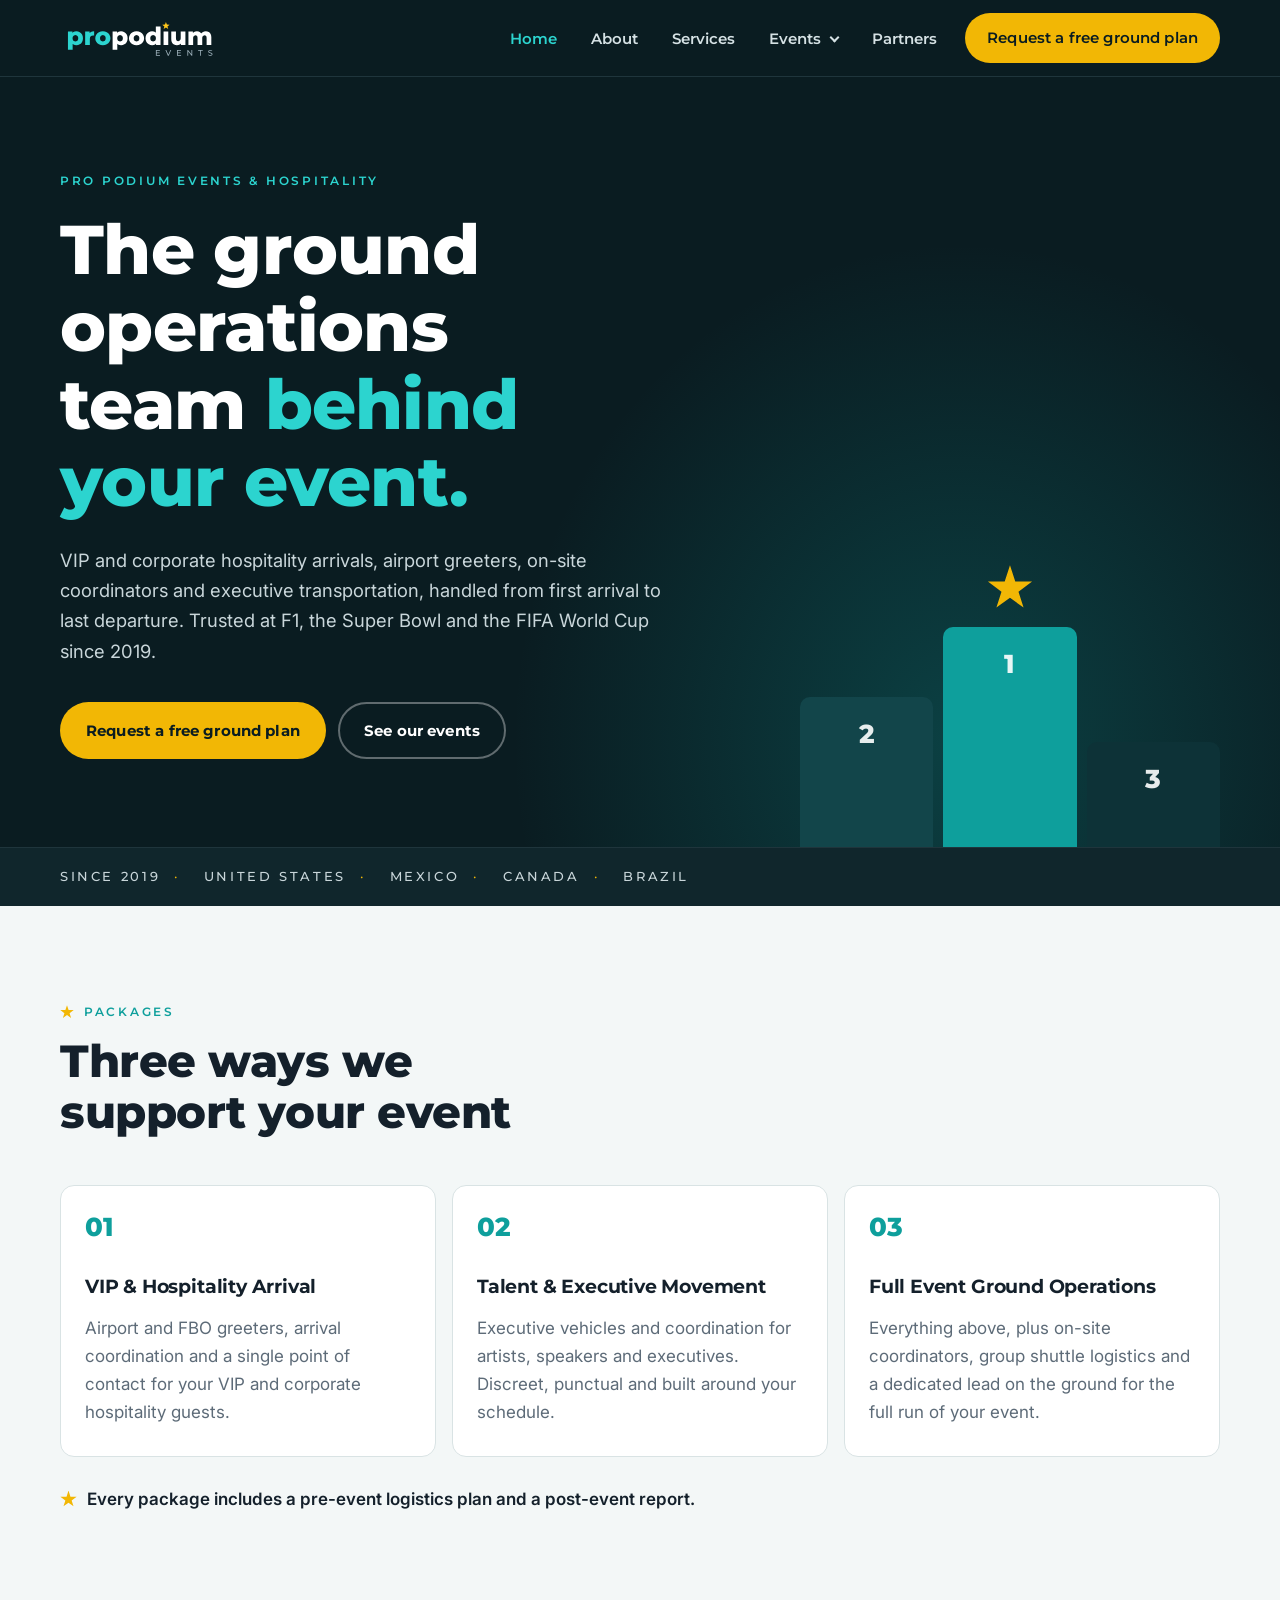
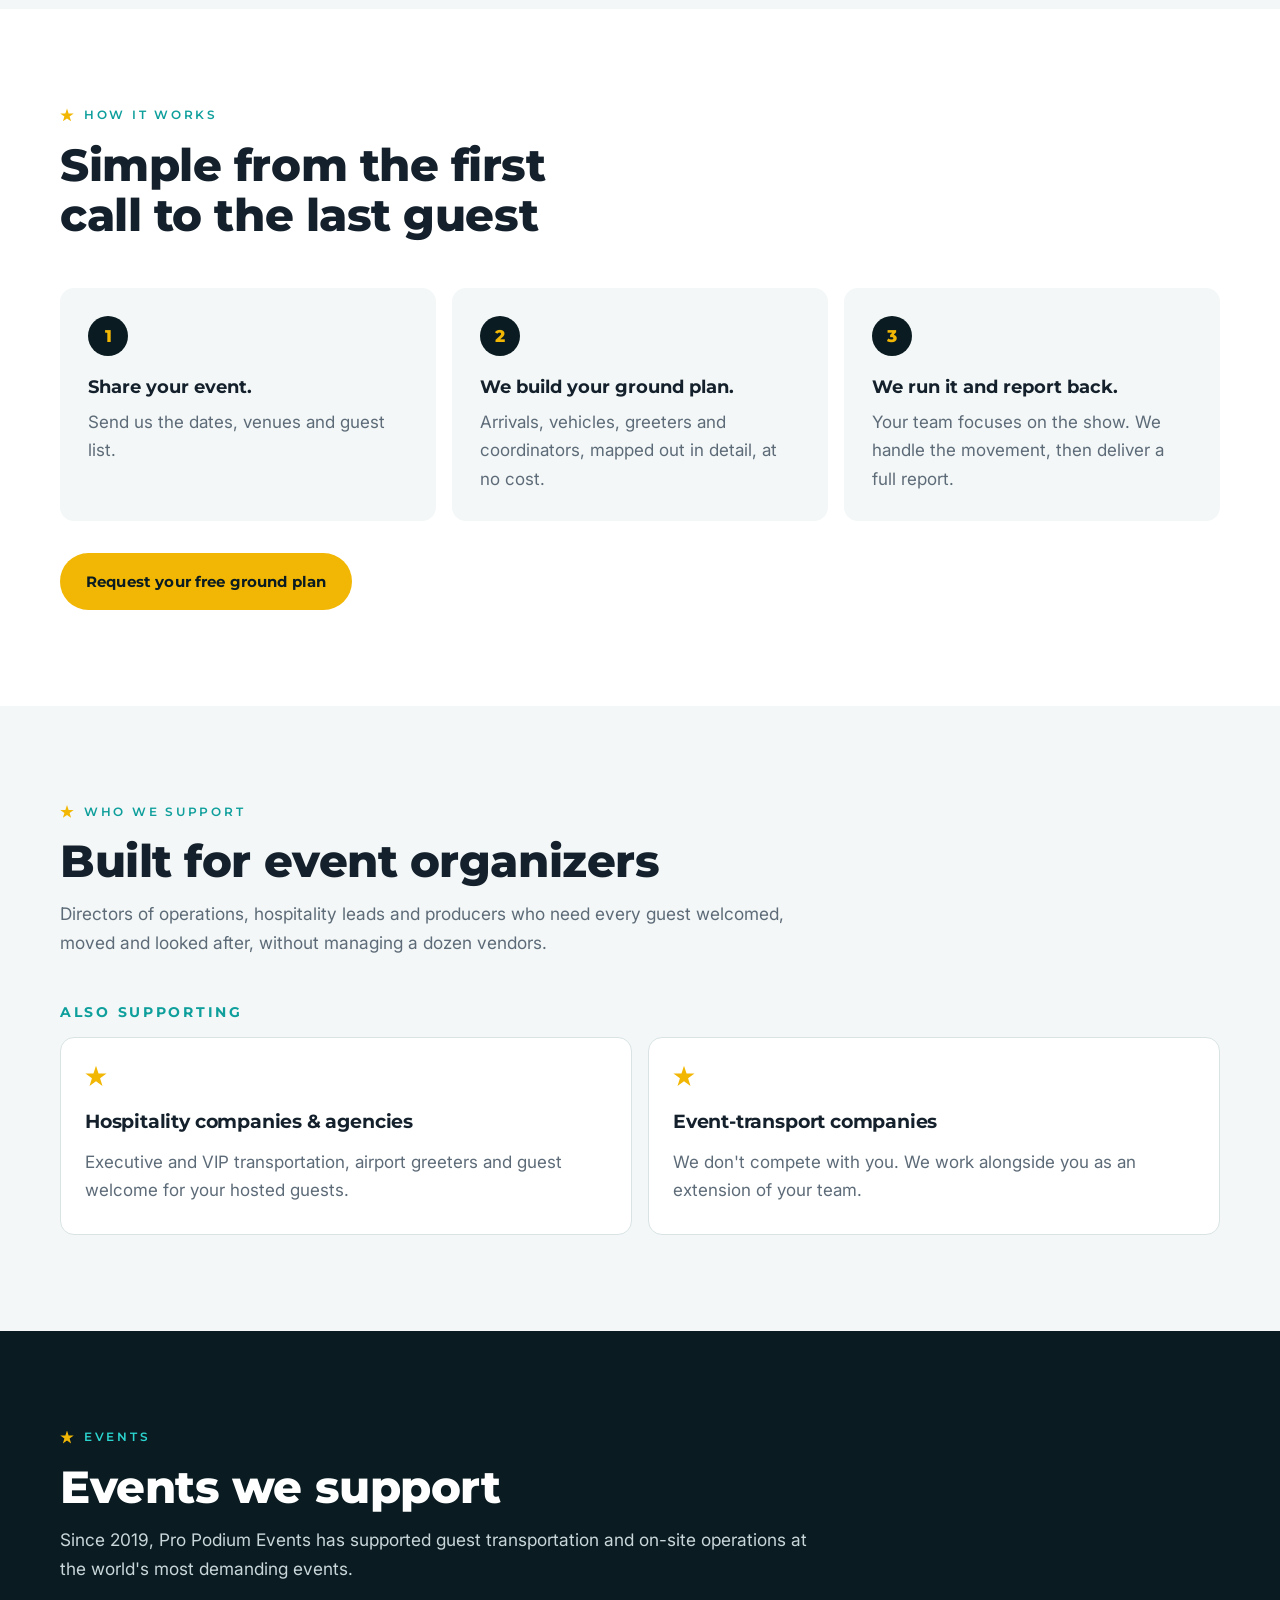
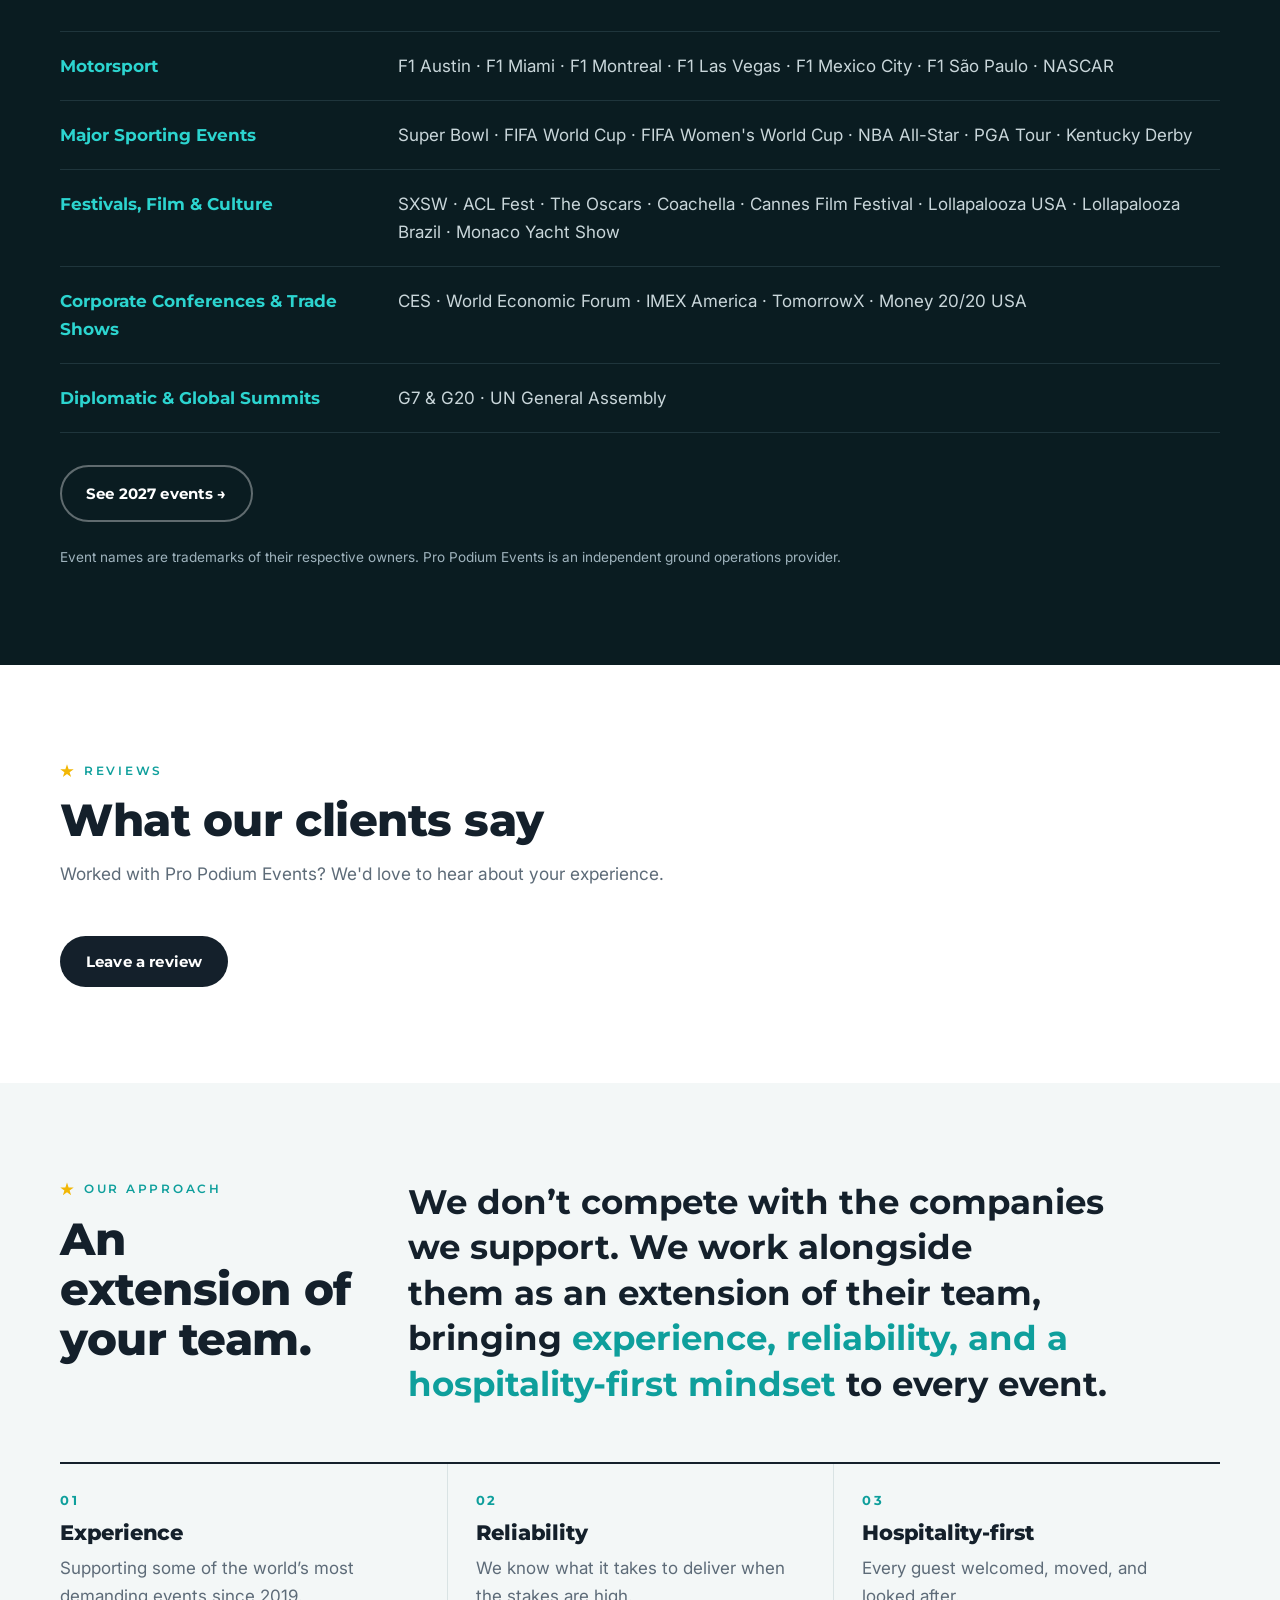
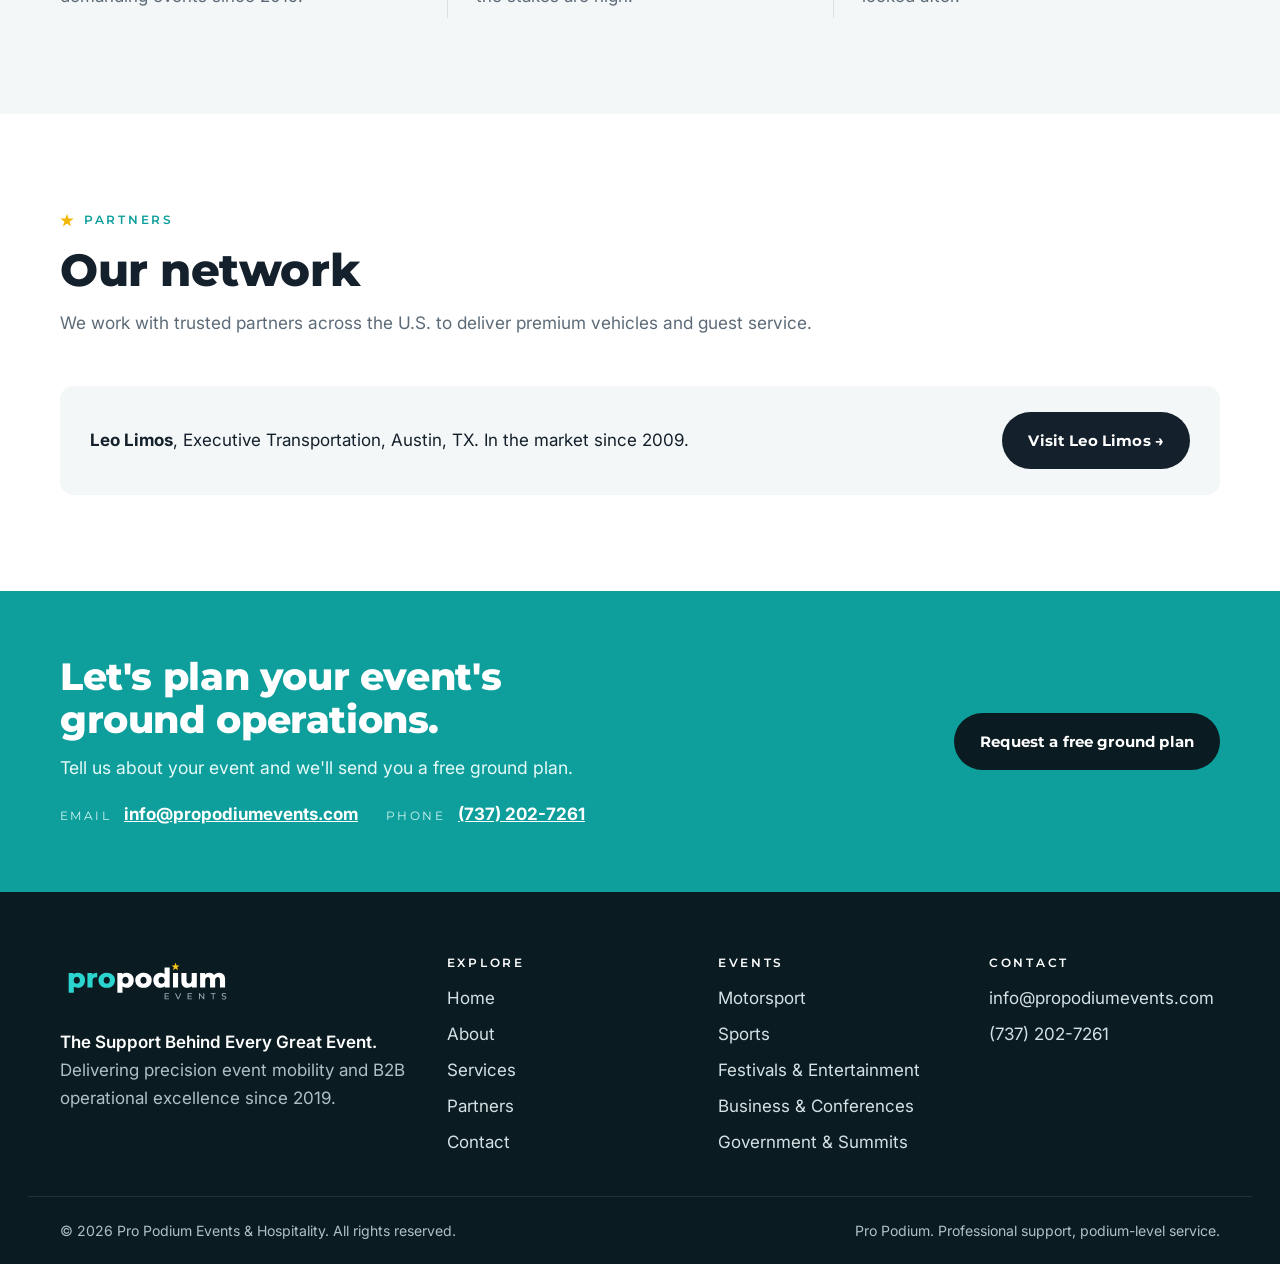
<file: index.html>
<!doctype html>
<html lang="en">
<head>
<meta charset="utf-8">
<meta name="viewport" content="width=device-width, initial-scale=1, viewport-fit=cover">
<title>Pro Podium Events &amp; Hospitality | The Ground Operations Team Behind Your Event</title>
<meta name="description" content="VIP and corporate hospitality arrivals, airport greeters, on-site coordinators and executive transportation, handled from first arrival to last departure. Trusted at F1, the Super Bowl and the FIFA World Cup since 2019.">
<link rel="canonical" href="https://www.propodiumevents.com/">
<meta name="theme-color" content="#0A1C21">
<meta property="og:type" content="website">
<meta property="og:site_name" content="Pro Podium Events &amp; Hospitality">
<meta property="og:title" content="Pro Podium Events &amp; Hospitality | The Ground Operations Team Behind Your Event">
<meta property="og:description" content="VIP and corporate hospitality arrivals, airport greeters, on-site coordinators and executive transportation, handled from first arrival to last departure. Trusted at F1, the Super Bowl and the FIFA World Cup since 2019.">
<meta property="og:url" content="https://www.propodiumevents.com/">
<meta property="og:image" content="https://www.propodiumevents.com/assets/img/og-image.png">
<meta name="twitter:card" content="summary_large_image">
<link rel="icon" href="favicon.svg" type="image/svg+xml">
<link rel="icon" href="favicon-32.png" sizes="32x32" type="image/png">
<link rel="apple-touch-icon" href="apple-touch-icon.png">
<link rel="manifest" href="site.webmanifest">
<link rel="preconnect" href="https://fonts.googleapis.com"><link rel="preconnect" href="https://fonts.gstatic.com" crossorigin><link rel="stylesheet" href="https://fonts.googleapis.com/css2?family=Inter:wght@400;500;600&family=Montserrat:ital,wght@0,500;0,600;0,700;0,800;1,600;1,700&display=swap">
<link rel="stylesheet" href="assets/css/style.css">
<script type="application/ld+json">{"@context": "https://schema.org", "@type": "Organization", "name": "Pro Podium Events & Hospitality", "url": "https://www.propodiumevents.com/", "logo": "https://www.propodiumevents.com/assets/img/propodium-icon-512.png", "slogan": "The Support Behind Every Great Event.", "foundingDate": "2019", "description": "VIP and corporate hospitality arrivals, airport greeters, on-site coordinators and executive transportation, handled from first arrival to last departure. Trusted at F1, the Super Bowl and the FIFA World Cup since 2019."}</script>
</head>
<body>
<a class="sr-only" href="#main">Skip to content</a>
<header class="site-header">
  <div class="wrap nav">
    <a class="brand" href="./"><span class="sr-only">Pro Podium Events &amp; Hospitality home</span><svg xmlns="http://www.w3.org/2000/svg" viewBox="-12.0 -8 296.7 82" aria-hidden="true" focusable="false"><path d="M18.54243542435424 46.41512915129151Q15.359778597785978 46.41512915129151 13.099630996309962 45.008302583025824Q10.839483394833948 43.601476014760145 9.663284132841328 40.76476014760148Q8.487084870848708 37.928044280442805 8.487084870848708 33.5Q8.487084870848708 29.025830258302584 9.59409594095941 26.18911439114391Q10.70110701107011 23.35239852398524 12.938191881918819 21.968634686346864Q15.175276752767527 20.584870848708487 18.54243542435424 20.584870848708487Q21.95571955719557 20.584870848708487 24.74630996309963 22.176199261992622Q27.53690036900369 23.767527675276753 29.174354243542435 26.650369003690038Q30.81180811808118 29.53321033210332 30.81180811808118 33.5Q30.81180811808118 37.46678966789668 29.174354243542435 40.37269372693727Q27.53690036900369 43.27859778597786 24.74630996309963 44.84686346863468Q21.95571955719557 46.41512915129151 18.54243542435424 46.41512915129151ZM2.8136531365313653 54.94833948339483V21.0H11.162361623616237V25.243542435424356L11.116236162361623 33.5L11.57749077490775 41.80258302583026V54.94833948339483ZM16.69741697416974 39.450184501845015Q18.173431734317344 39.450184501845015 19.349630996309962 38.75830258302583Q20.525830258302584 38.066420664206646 21.240774907749078 36.72878228782288Q21.95571955719557 35.391143911439116 21.95571955719557 33.5Q21.95571955719557 31.608856088560884 21.240774907749078 30.27121771217712Q20.525830258302584 28.933579335793358 19.349630996309962 28.24169741697417Q18.173431734317344 27.54981549815498 16.69741697416974 27.54981549815498Q15.22140221402214 27.54981549815498 14.04520295202952 28.24169741697417Q12.8690036900369 28.933579335793358 12.154059040590406 30.27121771217712Q11.439114391143912 31.608856088560884 11.439114391143912 33.5Q11.439114391143912 35.391143911439116 12.154059040590406 36.72878228782288Q12.8690036900369 38.066420664206646 14.04520295202952 38.75830258302583Q15.22140221402214 39.450184501845015 16.69741697416974 39.450184501845015Z M34.87084870848708 46.0V21.0H43.21955719557195V28.28782287822878L41.974169741697416 26.21217712177122Q43.08118081180812 23.39852398523985 45.571955719557195 21.99169741697417Q48.062730627306266 20.584870848708487 51.61439114391143 20.584870848708487V28.472324723247233Q51.01476014760147 28.380073800738007 50.57656826568265 28.3570110701107Q50.138376383763834 28.333948339483396 49.630996309963095 28.333948339483396Q46.955719557195565 28.333948339483396 45.29520295202951 29.78690036900369Q43.63468634686347 31.239852398523986 43.63468634686347 34.51476014760148V46.0Z M67.85055350553505 46.41512915129151Q63.74538745387453 46.41512915129151 60.562730627306266 44.75461254612546Q57.380073800738 43.09409594095941 55.55811808118081 40.16512915129151Q53.736162361623606 37.23616236162361 53.736162361623606 33.45387453874539Q53.736162361623606 29.671586715867157 55.55811808118081 26.76568265682657Q57.380073800738 23.85977859778598 60.562730627306266 22.222324723247233Q63.74538745387453 20.584870848708487 67.85055350553505 20.584870848708487Q71.95571955719556 20.584870848708487 75.16143911439113 22.222324723247233Q78.36715867158671 23.85977859778598 80.1660516605166 26.76568265682657Q81.9649446494465 29.671586715867157 81.9649446494465 33.45387453874539Q81.9649446494465 37.23616236162361 80.1660516605166 40.16512915129151Q78.36715867158671 43.09409594095941 75.16143911439113 44.75461254612546Q71.95571955719556 46.41512915129151 67.85055350553505 46.41512915129151ZM67.85055350553505 39.450184501845015Q69.37269372693726 39.450184501845015 70.54889298892988 38.75830258302583Q71.7250922509225 38.066420664206646 72.41697416974169 36.70571955719558Q73.10885608856088 35.345018450184504 73.10885608856088 33.45387453874539Q73.10885608856088 31.562730627306273 72.41697416974169 30.248154981549817Q71.7250922509225 28.933579335793358 70.54889298892988 28.24169741697417Q69.37269372693726 27.54981549815498 67.85055350553505 27.54981549815498Q66.37453874538744 27.54981549815498 65.19833948339482 28.24169741697417Q64.02214022140221 28.933579335793358 63.30719557195572 30.248154981549817Q62.592250922509216 31.562730627306273 62.592250922509216 33.45387453874539Q62.592250922509216 35.345018450184504 63.30719557195572 36.70571955719558Q64.02214022140221 38.066420664206646 65.19833948339482 38.75830258302583Q66.37453874538744 39.450184501845015 67.85055350553505 39.450184501845015Z" fill="#2CD4CF"/><path d="M101.75276752767527 46.41512915129151Q98.57011070110701 46.41512915129151 96.309963099631 45.008302583025824Q94.04981549815498 43.601476014760145 92.87361623616236 40.76476014760148Q91.69741697416974 37.928044280442805 91.69741697416974 33.5Q91.69741697416974 29.025830258302584 92.80442804428044 26.18911439114391Q93.91143911439114 23.35239852398524 96.14852398523985 21.968634686346864Q98.38560885608857 20.584870848708487 101.75276752767527 20.584870848708487Q105.16605166051662 20.584870848708487 107.95664206642067 22.176199261992622Q110.74723247232473 23.767527675276753 112.38468634686348 26.650369003690038Q114.02214022140222 29.53321033210332 114.02214022140222 33.5Q114.02214022140222 37.46678966789668 112.38468634686348 40.37269372693727Q110.74723247232473 43.27859778597786 107.95664206642067 44.84686346863468Q105.16605166051662 46.41512915129151 101.75276752767527 46.41512915129151ZM86.02398523985241 54.94833948339483V21.0H94.37269372693727V25.243542435424356L94.32656826568265 33.5L94.78782287822878 41.80258302583026V54.94833948339483ZM99.90774907749078 39.450184501845015Q101.38376383763838 39.450184501845015 102.559963099631 38.75830258302583Q103.73616236162363 38.066420664206646 104.45110701107012 36.72878228782288Q105.16605166051662 35.391143911439116 105.16605166051662 33.5Q105.16605166051662 31.608856088560884 104.45110701107012 30.27121771217712Q103.73616236162363 28.933579335793358 102.559963099631 28.24169741697417Q101.38376383763838 27.54981549815498 99.90774907749078 27.54981549815498Q98.43173431734317 27.54981549815498 97.25553505535055 28.24169741697417Q96.07933579335794 28.933579335793358 95.36439114391145 30.27121771217712Q94.64944649446495 31.608856088560884 94.64944649446495 33.5Q94.64944649446495 35.391143911439116 95.36439114391145 36.72878228782288Q96.07933579335794 38.066420664206646 97.25553505535055 38.75830258302583Q98.43173431734317 39.450184501845015 99.90774907749078 39.450184501845015Z M130.62730627306274 46.41512915129151Q126.52214022140221 46.41512915129151 123.33948339483395 44.75461254612546Q120.15682656826569 43.09409594095941 118.33487084870849 40.16512915129151Q116.5129151291513 37.23616236162361 116.5129151291513 33.45387453874539Q116.5129151291513 29.671586715867157 118.33487084870849 26.76568265682657Q120.15682656826569 23.85977859778598 123.33948339483395 22.222324723247233Q126.52214022140221 20.584870848708487 130.62730627306274 20.584870848708487Q134.73247232472323 20.584870848708487 137.9381918819188 22.222324723247233Q141.1439114391144 23.85977859778598 142.94280442804427 26.76568265682657Q144.74169741697418 29.671586715867157 144.74169741697418 33.45387453874539Q144.74169741697418 37.23616236162361 142.94280442804427 40.16512915129151Q141.1439114391144 43.09409594095941 137.9381918819188 44.75461254612546Q134.73247232472323 46.41512915129151 130.62730627306274 46.41512915129151ZM130.62730627306274 39.450184501845015Q132.14944649446494 39.450184501845015 133.32564575645756 38.75830258302583Q134.50184501845018 38.066420664206646 135.1937269372694 36.70571955719558Q135.88560885608857 35.345018450184504 135.88560885608857 33.45387453874539Q135.88560885608857 31.562730627306273 135.1937269372694 30.248154981549817Q134.50184501845018 28.933579335793358 133.32564575645756 28.24169741697417Q132.14944649446494 27.54981549815498 130.62730627306274 27.54981549815498Q129.15129151291512 27.54981549815498 127.9750922509225 28.24169741697417Q126.7988929889299 28.933579335793358 126.0839483394834 30.248154981549817Q125.3690036900369 31.562730627306273 125.3690036900369 33.45387453874539Q125.3690036900369 35.345018450184504 126.0839483394834 36.70571955719558Q126.7988929889299 38.066420664206646 127.9750922509225 38.75830258302583Q129.15129151291512 39.450184501845015 130.62730627306274 39.450184501845015Z M159.68634686346866 46.41512915129151Q156.27306273062732 46.41512915129151 153.48247232472326 44.82380073800738Q150.6918819188192 43.23247232472325 149.03136531365317 40.34963099630996Q147.3708487084871 37.46678966789668 147.3708487084871 33.45387453874539Q147.3708487084871 29.487084870848708 149.03136531365317 26.604243542435427Q150.6918819188192 23.72140221402214 153.48247232472326 22.153136531365313Q156.27306273062732 20.584870848708487 159.68634686346866 20.584870848708487Q162.91512915129152 20.584870848708487 165.15221402214024 21.968634686346864Q167.38929889298893 23.35239852398524 168.54243542435427 26.21217712177122Q169.69557195571957 29.071955719557195 169.69557195571957 33.45387453874539Q169.69557195571957 37.928044280442805 168.58856088560887 40.78782287822878Q167.48154981549817 43.64760147601476 165.26752767527677 45.03136531365314Q163.05350553505536 46.41512915129151 159.68634686346866 46.41512915129151ZM161.53136531365314 39.450184501845015Q163.00738007380076 39.450184501845015 164.18357933579335 38.75830258302583Q165.35977859778598 38.066420664206646 166.05166051660518 36.70571955719558Q166.74354243542436 35.345018450184504 166.74354243542436 33.45387453874539Q166.74354243542436 31.562730627306273 166.05166051660518 30.248154981549817Q165.35977859778598 28.933579335793358 164.18357933579335 28.24169741697417Q163.00738007380076 27.54981549815498 161.53136531365314 27.54981549815498Q160.00922509225094 27.54981549815498 158.83302583025832 28.24169741697417Q157.6568265682657 28.933579335793358 156.96494464944652 30.248154981549817Q156.27306273062732 31.562730627306273 156.27306273062732 33.45387453874539Q156.27306273062732 35.345018450184504 156.96494464944652 36.70571955719558Q157.6568265682657 38.066420664206646 158.83302583025832 38.75830258302583Q160.00922509225094 39.450184501845015 161.53136531365314 39.450184501845015ZM167.02029520295204 46.0V41.710332103321036L167.06642066420665 33.45387453874539L166.60516605166052 25.19741697416974V11.774907749077492H175.36900369003692V46.0Z M180.99630996309963 46.0V21.0H189.760147601476V46.0Z M205.950184501845 46.41512915129151Q202.90590405904058 46.41512915129151 200.48431734317342 45.215867158671585Q198.06273062730625 44.01660516605166 196.70202952029518 41.45664206642066Q195.34132841328412 38.896678966789665 195.34132841328412 34.9760147601476V21.0H204.10516605166052V33.54612546125461Q204.10516605166052 36.452029520295206 205.1891143911439 37.69741697416974Q206.2730627306273 38.94280442804428 208.25645756457564 38.94280442804428Q209.5479704797048 38.94280442804428 210.60885608856086 38.343173431734314Q211.66974169741695 37.74354243542435 212.31549815498153 36.428966789667896Q212.9612546125461 35.11439114391144 212.9612546125461 33.03874538745387V21.0H221.7250922509225V46.0H213.37638376383762V38.94280442804428L214.99077490774906 40.92619926199262Q213.6992619926199 43.693726937269375 211.25461254612543 45.05442804428044Q208.80996309963098 46.41512915129151 205.950184501845 46.41512915129151Z M227.35239852398524 46.0V21.0H235.70110701107012V27.964944649446494L234.04059040590406 25.981549815498155Q235.42435424354244 23.30627306273063 237.8228782287823 21.945571955719558Q240.22140221402213 20.584870848708487 243.17343173431735 20.584870848708487Q246.54059040590406 20.584870848708487 249.10055350553506 22.314575645756456Q251.66051660516604 24.04428044280443 252.5369003690037 27.68819188191882L249.6771217712177 27.088560885608857Q251.01476014760146 24.04428044280443 253.7130996309963 22.314575645756456Q256.41143911439116 20.584870848708487 259.9169741697417 20.584870848708487Q262.8228782287823 20.584870848708487 265.1060885608856 21.761070110701105Q267.3892988929889 22.937269372693727 268.70387453874537 25.381918819188193Q270.01845018450183 27.826568265682656 270.01845018450183 31.70110701107011V46.0H261.2546125461255V33.1309963099631Q261.2546125461255 30.45571955719557 260.239852398524 29.23339483394834Q259.2250922509225 28.01107011070111 257.47232472324725 28.01107011070111Q256.2269372693727 28.01107011070111 255.21217712177122 28.61070110701107Q254.19741697416973 29.210332103321033 253.6439114391144 30.432656826568262Q253.09040590405903 31.654981549815496 253.09040590405903 33.59225092250922V46.0H244.32656826568265V33.1309963099631Q244.32656826568265 30.45571955719557 243.33487084870848 29.23339483394834Q242.34317343173433 28.01107011070111 240.54428044280442 28.01107011070111Q239.25276752767527 28.01107011070111 238.2610701107011 28.61070110701107Q237.26937269372692 29.210332103321033 236.69280442804427 30.432656826568262Q236.11623616236162 31.654981549815496 236.11623616236162 33.59225092250922V46.0Z" fill="#FFFFFF"/><path d="M185.40 3.30 L187.18 8.05 L192.25 8.28 L188.28 11.43 L189.63 16.32 L185.40 13.52 L181.17 16.32 L182.53 11.43 L178.55 8.28 L183.62 8.05Z" fill="#FFC61A"/><path d="M166.73485239852397 66.0V55.5H174.144852398524V56.805H168.23485239852397V64.695H174.35485239852397V66.0ZM168.09985239852398 61.305V60.03H173.49985239852398V61.305Z M189.11485239852396 66.0 184.494852398524 55.5H186.11485239852396L190.35985239852397 65.19H189.42985239852396L193.70485239852397 55.5H195.20485239852397L190.59985239852398 66.0Z M206.06485239852395 66.0V55.5H213.47485239852398V56.805H207.56485239852395V64.695H213.68485239852396V66.0ZM207.42985239852396 61.305V60.03H212.82985239852397V61.305Z M225.41485239852395 66.0V55.5H226.64485239852397L233.58985239852396 64.125H232.94485239852395V55.5H234.44485239852395V66.0H233.21485239852396L226.26985239852397 57.375H226.91485239852395V66.0Z M248.97985239852395 66.0V56.805H245.37985239852395V55.5H254.06485239852395V56.805H250.46485239852396V66.0Z M268.05985239852396 66.12Q266.85985239852397 66.12 265.764852398524 65.7525Q264.669852398524 65.385 264.039852398524 64.8L264.594852398524 63.63Q265.19485239852395 64.155 266.12485239852396 64.5Q267.05485239852396 64.845 268.05985239852396 64.845Q268.974852398524 64.845 269.544852398524 64.63499999999999Q270.11485239852396 64.425 270.384852398524 64.0575Q270.654852398524 63.69 270.654852398524 63.225Q270.654852398524 62.685 270.30235239852396 62.355000000000004Q269.94985239852394 62.025 269.38735239852394 61.8225Q268.82485239852394 61.62 268.149852398524 61.47Q267.474852398524 61.32 266.792352398524 61.1175Q266.10985239852397 60.915 265.54735239852397 60.599999999999994Q264.98485239852397 60.285 264.639852398524 59.7525Q264.294852398524 59.22 264.294852398524 58.38Q264.294852398524 57.57 264.722352398524 56.8875Q265.149852398524 56.205 266.042352398524 55.792500000000004Q266.93485239852396 55.38 268.31485239852395 55.38Q269.229852398524 55.38 270.129852398524 55.620000000000005Q271.029852398524 55.86 271.68985239852395 56.31L271.19485239852395 57.51Q270.519852398524 57.06 269.769852398524 56.8575Q269.019852398524 56.655 268.31485239852395 56.655Q267.42985239852396 56.655 266.85985239852397 56.88Q266.289852398524 57.105000000000004 266.02735239852393 57.480000000000004Q265.76485239852394 57.855000000000004 265.76485239852394 58.32Q265.76485239852394 58.875 266.11735239852396 59.205Q266.469852398524 59.535 267.032352398524 59.73Q267.594852398524 59.925 268.269852398524 60.082499999999996Q268.94485239852395 60.24 269.62735239852395 60.435Q270.30985239852396 60.63 270.87235239852396 60.945Q271.43485239852396 61.26 271.779852398524 61.785Q272.12485239852396 62.31 272.12485239852396 63.135Q272.12485239852396 63.93 271.68985239852395 64.6125Q271.25485239852395 65.295 270.347352398524 65.70750000000001Q269.43985239852395 66.12 268.05985239852396 66.12Z" fill="#9FB3BD"/></svg>
</a>
    <button class="menu-toggle" type="button" aria-expanded="false" aria-controls="nav-links-home">Menu</button>
    <ul class="nav-links" id="nav-links-home">
      <li><a href="./" aria-current="page">Home</a></li>
      <li><a href="about.html">About</a></li>
      <li><a href="services.html">Services</a></li>
      <li class="has-sub"><a href="events.html">Events <span class="caret" aria-hidden="true"></span></a><ul class="sub" aria-label="Events"><li><a href="events.html">All events</a></li><li><a href="events/motorsport.html">Motorsport</a></li><li><a href="events/sports.html">Sports</a></li><li><a href="events/festivals.html">Festivals & Entertainment</a></li><li><a href="events/business.html">Business & Conferences</a></li><li><a href="events/government.html">Government & Summits</a></li></ul></li>
      <li><a href="partners.html">Partners</a></li>
      <li><a class="btn btn-gold" href="contact.html">Request a free ground plan</a></li>
    </ul>
  </div>
</header>
<main id="main">
<section class="hero">
  <div class="wrap hero-inner">
    <div class="hero-copy">
      <span class="eyebrow">Pro Podium Events &amp; Hospitality</span>
      <h1>The ground operations team <span class="accent">behind your event.</span></h1>
      <p class="hero-lead">VIP and corporate hospitality arrivals, airport greeters, on-site coordinators and executive transportation, handled from first arrival to last departure. Trusted at F1, the Super Bowl and the FIFA World Cup since 2019.</p>
      <div class="hero-actions">
        <a class="btn btn-gold" href="contact.html">Request a free ground plan</a>
        <a class="btn btn-ghost" href="#events">See our events</a>
      </div>
    </div>
    <div class="podium" aria-hidden="true">
      <div class="step step-2">2</div>
      <div class="step step-1"><span class="star"></span>1</div>
      <div class="step step-3">3</div>
    </div>
  </div>
  <div class="facts-strip"><div class="wrap facts hero-line"><span>Since 2019</span><span>United States</span><span>Mexico</span><span>Canada</span><span>Brazil</span></div></div>
</section>

<section class="section tint" id="packages">
  <div class="wrap">
    <div class="section-head">
      <span class="eyebrow"><span class="star" aria-hidden="true"></span>Packages</span>
      <h2>Three ways we support your event</h2>
    </div>
    <div class="services three"><article class="service package"><span class="pkg-num">01</span><h3>VIP &amp; Hospitality Arrival</h3><p>Airport and FBO greeters, arrival coordination and a single point of contact for your VIP and corporate hospitality guests.</p></article><article class="service package"><span class="pkg-num">02</span><h3>Talent &amp; Executive Movement</h3><p>Executive vehicles and coordination for artists, speakers and executives. Discreet, punctual and built around your schedule.</p></article><article class="service package"><span class="pkg-num">03</span><h3>Full Event Ground Operations</h3><p>Everything above, plus on-site coordinators, group shuttle logistics and a dedicated lead on the ground for the full run of your event.</p></article></div>
    <p class="pkg-note"><span class="star" aria-hidden="true"></span>Every package includes a pre-event logistics plan and a post-event report.</p>
  </div>
</section>

<section class="section" id="how-it-works">
  <div class="wrap">
    <div class="section-head">
      <span class="eyebrow"><span class="star" aria-hidden="true"></span>How it works</span>
      <h2>Simple from the first call to the last guest</h2>
    </div>
    <ol class="steps"><li class="step-card"><span class="step-num">1</span><p><strong>Share your event.</strong> Send us the dates, venues and guest list.</p></li><li class="step-card"><span class="step-num">2</span><p><strong>We build your ground plan.</strong> Arrivals, vehicles, greeters and coordinators, mapped out in detail, at no cost.</p></li><li class="step-card"><span class="step-num">3</span><p><strong>We run it and report back.</strong> Your team focuses on the show. We handle the movement, then deliver a full report.</p></li></ol>
    <p class="steps-cta"><a class="btn btn-gold" href="contact.html">Request your free ground plan</a></p>
  </div>
</section>

<section class="section tint" id="who-we-support">
  <div class="wrap">
    <div class="section-head">
      <span class="eyebrow"><span class="star" aria-hidden="true"></span>Who we support</span>
      <h2>Built for event organizers</h2>
      <p>Directors of operations, hospitality leads and producers who need every guest welcomed, moved and looked after, without managing a dozen vendors.</p>
    </div>
    <h3 class="also-title">Also supporting</h3>
    <div class="services two"><article class="service"><span class="star" aria-hidden="true"></span><h3>Hospitality companies &amp; agencies</h3><p>Executive and VIP transportation, airport greeters and guest welcome for your hosted guests.</p></article><article class="service"><span class="star" aria-hidden="true"></span><h3>Event-transport companies</h3><p>We don't compete with you. We work alongside you as an extension of your team.</p></article></div>
  </div>
</section>

<section class="section dark" id="events">
  <div class="wrap">
    <div class="section-head">
      <span class="eyebrow"><span class="star" aria-hidden="true"></span>Events</span>
      <h2>Events we support</h2>
      <p>Since 2019, Pro Podium Events has supported guest transportation and on-site operations at the world's most demanding events.</p>
    </div>
    <dl class="ev-list"><div class="ev-row"><dt><a href="events/motorsport.html">Motorsport</a></dt><dd>F1 Austin &middot; F1 Miami &middot; F1 Montreal &middot; F1 Las Vegas &middot; F1 Mexico City &middot; F1 São Paulo &middot; NASCAR</dd></div><div class="ev-row"><dt><a href="events/sports.html">Major Sporting Events</a></dt><dd>Super Bowl &middot; FIFA World Cup &middot; FIFA Women's World Cup &middot; NBA All-Star &middot; PGA Tour &middot; Kentucky Derby</dd></div><div class="ev-row"><dt><a href="events/festivals.html">Festivals, Film &amp; Culture</a></dt><dd>SXSW &middot; ACL Fest &middot; The Oscars &middot; Coachella &middot; Cannes Film Festival &middot; Lollapalooza USA &middot; Lollapalooza Brazil &middot; Monaco Yacht Show</dd></div><div class="ev-row"><dt><a href="events/business.html">Corporate Conferences &amp; Trade Shows</a></dt><dd>CES &middot; World Economic Forum &middot; IMEX America &middot; TomorrowX &middot; Money 20/20 USA</dd></div><div class="ev-row"><dt><a href="events/government.html">Diplomatic &amp; Global Summits</a></dt><dd>G7 &amp; G20 &middot; UN General Assembly</dd></div></dl>
    <p class="ev-more"><a class="btn btn-ghost" href="events.html">See 2027 events &rarr;</a></p>
    <p class="disclaimer">Event names are trademarks of their respective owners. Pro Podium Events is an independent ground operations provider.</p>
  </div>
</section>

<section class="section" id="reviews">
  <div class="wrap">
    <div class="section-head">
      <span class="eyebrow"><span class="star" aria-hidden="true"></span>Reviews</span>
      <h2>What our clients say</h2>
      <p>Worked with Pro Podium Events? We'd love to hear about your experience.</p>
    </div>
    
    <p><button class="btn btn-ink" type="button" id="review-toggle" aria-expanded="false" aria-controls="leave-review">Leave a review</button></p>
    <div class="review-form-wrap" id="leave-review" hidden>
  <form class="form review-form" id="review-form" novalidate>
    <div class="form-row">
      <div class="field"><label for="r-name">Name</label><input id="r-name" name="name" autocomplete="name" required></div>
      <div class="field"><label for="r-role">Company / Role</label><input id="r-role" name="role" autocomplete="organization-title"></div>
    </div>
    <div class="field"><label for="r-event">Event</label><input id="r-event" name="event"></div>
    <fieldset class="field"><legend>Rating</legend><div class="rating"><label class="rate"><input type="radio" name="rating" value="5" required><span>5 stars</span></label><label class="rate"><input type="radio" name="rating" value="4"><span>4 stars</span></label><label class="rate"><input type="radio" name="rating" value="3"><span>3 stars</span></label><label class="rate"><input type="radio" name="rating" value="2"><span>2 stars</span></label><label class="rate"><input type="radio" name="rating" value="1"><span>1 star</span></label></div></fieldset>
    <div class="field"><label for="r-text">Your review</label><textarea id="r-text" name="review" required></textarea></div>
    <label class="consent"><input type="checkbox" name="consent" id="r-consent" required> I agree that Pro Podium Events may display my review on this website.</label>
    <div><button class="btn btn-gold" type="submit">Submit review</button></div>
    <p class="form-status" id="review-status" role="status" aria-live="polite"></p>
  </form>
</div>
  </div>
</section>

<section class="section tint">
  <div class="wrap approach">
    <div class="section-head" style="margin:0"><span class="eyebrow"><span class="star" aria-hidden="true"></span>Our approach</span><h2>An extension of your team.</h2></div>
    <blockquote>We don&rsquo;t compete with the companies we support. We work alongside them as an extension of their team, bringing <span class="hl">experience, reliability, and a hospitality-first mindset</span> to every event.</blockquote>
  </div>
  <div class="wrap"><div class="pillars"><div class="pillar"><span class="num">01</span><h3>Experience</h3><p>Supporting some of the world&rsquo;s most demanding events since 2019.</p></div><div class="pillar"><span class="num">02</span><h3>Reliability</h3><p>We know what it takes to deliver when the stakes are high.</p></div><div class="pillar"><span class="num">03</span><h3>Hospitality-first</h3><p>Every guest welcomed, moved, and looked after.</p></div></div></div>
</section>

<section class="section" id="network">
  <div class="wrap">
    <div class="section-head">
      <span class="eyebrow"><span class="star" aria-hidden="true"></span>Partners</span>
      <h2>Our network</h2>
      <p>We work with trusted partners across the U.S. to deliver premium vehicles and guest service.</p>
    </div>
    <div class="network-row">
      <p><strong>Leo Limos</strong>, Executive Transportation, Austin, TX. In the market since 2009.</p>
      <a class="btn btn-ink" href="https://www.leolimos.com" target="_blank" rel="noopener">Visit Leo Limos &rarr;</a>
    </div>
  </div>
</section>

<section class="cta final-cta" id="contact-us">
  <div class="wrap cta-inner">
    <div>
      <h2>Let's plan your event's ground operations.</h2>
      <p class="cta-sub">Tell us about your event and we'll send you a free ground plan.</p>
      <ul class="cta-lines"><li><span>Email</span> <a href="mailto:info@propodiumevents.com">info@propodiumevents.com</a></li><li><span>Phone</span> <a href="tel:+17372027261">(737) 202-7261</a></li></ul>
    </div>
    <a class="btn btn-ink" href="contact.html">Request a free ground plan</a>
  </div>
</section>
</main>
<footer class="site-footer">
  <div class="wrap footer-grid">
    <div>
      <a class="brand" href="./"><span class="sr-only">Pro Podium Events &amp; Hospitality home</span><svg xmlns="http://www.w3.org/2000/svg" viewBox="-12.0 -8 296.7 82" aria-hidden="true" focusable="false"><path d="M18.54243542435424 46.41512915129151Q15.359778597785978 46.41512915129151 13.099630996309962 45.008302583025824Q10.839483394833948 43.601476014760145 9.663284132841328 40.76476014760148Q8.487084870848708 37.928044280442805 8.487084870848708 33.5Q8.487084870848708 29.025830258302584 9.59409594095941 26.18911439114391Q10.70110701107011 23.35239852398524 12.938191881918819 21.968634686346864Q15.175276752767527 20.584870848708487 18.54243542435424 20.584870848708487Q21.95571955719557 20.584870848708487 24.74630996309963 22.176199261992622Q27.53690036900369 23.767527675276753 29.174354243542435 26.650369003690038Q30.81180811808118 29.53321033210332 30.81180811808118 33.5Q30.81180811808118 37.46678966789668 29.174354243542435 40.37269372693727Q27.53690036900369 43.27859778597786 24.74630996309963 44.84686346863468Q21.95571955719557 46.41512915129151 18.54243542435424 46.41512915129151ZM2.8136531365313653 54.94833948339483V21.0H11.162361623616237V25.243542435424356L11.116236162361623 33.5L11.57749077490775 41.80258302583026V54.94833948339483ZM16.69741697416974 39.450184501845015Q18.173431734317344 39.450184501845015 19.349630996309962 38.75830258302583Q20.525830258302584 38.066420664206646 21.240774907749078 36.72878228782288Q21.95571955719557 35.391143911439116 21.95571955719557 33.5Q21.95571955719557 31.608856088560884 21.240774907749078 30.27121771217712Q20.525830258302584 28.933579335793358 19.349630996309962 28.24169741697417Q18.173431734317344 27.54981549815498 16.69741697416974 27.54981549815498Q15.22140221402214 27.54981549815498 14.04520295202952 28.24169741697417Q12.8690036900369 28.933579335793358 12.154059040590406 30.27121771217712Q11.439114391143912 31.608856088560884 11.439114391143912 33.5Q11.439114391143912 35.391143911439116 12.154059040590406 36.72878228782288Q12.8690036900369 38.066420664206646 14.04520295202952 38.75830258302583Q15.22140221402214 39.450184501845015 16.69741697416974 39.450184501845015Z M34.87084870848708 46.0V21.0H43.21955719557195V28.28782287822878L41.974169741697416 26.21217712177122Q43.08118081180812 23.39852398523985 45.571955719557195 21.99169741697417Q48.062730627306266 20.584870848708487 51.61439114391143 20.584870848708487V28.472324723247233Q51.01476014760147 28.380073800738007 50.57656826568265 28.3570110701107Q50.138376383763834 28.333948339483396 49.630996309963095 28.333948339483396Q46.955719557195565 28.333948339483396 45.29520295202951 29.78690036900369Q43.63468634686347 31.239852398523986 43.63468634686347 34.51476014760148V46.0Z M67.85055350553505 46.41512915129151Q63.74538745387453 46.41512915129151 60.562730627306266 44.75461254612546Q57.380073800738 43.09409594095941 55.55811808118081 40.16512915129151Q53.736162361623606 37.23616236162361 53.736162361623606 33.45387453874539Q53.736162361623606 29.671586715867157 55.55811808118081 26.76568265682657Q57.380073800738 23.85977859778598 60.562730627306266 22.222324723247233Q63.74538745387453 20.584870848708487 67.85055350553505 20.584870848708487Q71.95571955719556 20.584870848708487 75.16143911439113 22.222324723247233Q78.36715867158671 23.85977859778598 80.1660516605166 26.76568265682657Q81.9649446494465 29.671586715867157 81.9649446494465 33.45387453874539Q81.9649446494465 37.23616236162361 80.1660516605166 40.16512915129151Q78.36715867158671 43.09409594095941 75.16143911439113 44.75461254612546Q71.95571955719556 46.41512915129151 67.85055350553505 46.41512915129151ZM67.85055350553505 39.450184501845015Q69.37269372693726 39.450184501845015 70.54889298892988 38.75830258302583Q71.7250922509225 38.066420664206646 72.41697416974169 36.70571955719558Q73.10885608856088 35.345018450184504 73.10885608856088 33.45387453874539Q73.10885608856088 31.562730627306273 72.41697416974169 30.248154981549817Q71.7250922509225 28.933579335793358 70.54889298892988 28.24169741697417Q69.37269372693726 27.54981549815498 67.85055350553505 27.54981549815498Q66.37453874538744 27.54981549815498 65.19833948339482 28.24169741697417Q64.02214022140221 28.933579335793358 63.30719557195572 30.248154981549817Q62.592250922509216 31.562730627306273 62.592250922509216 33.45387453874539Q62.592250922509216 35.345018450184504 63.30719557195572 36.70571955719558Q64.02214022140221 38.066420664206646 65.19833948339482 38.75830258302583Q66.37453874538744 39.450184501845015 67.85055350553505 39.450184501845015Z" fill="#2CD4CF"/><path d="M101.75276752767527 46.41512915129151Q98.57011070110701 46.41512915129151 96.309963099631 45.008302583025824Q94.04981549815498 43.601476014760145 92.87361623616236 40.76476014760148Q91.69741697416974 37.928044280442805 91.69741697416974 33.5Q91.69741697416974 29.025830258302584 92.80442804428044 26.18911439114391Q93.91143911439114 23.35239852398524 96.14852398523985 21.968634686346864Q98.38560885608857 20.584870848708487 101.75276752767527 20.584870848708487Q105.16605166051662 20.584870848708487 107.95664206642067 22.176199261992622Q110.74723247232473 23.767527675276753 112.38468634686348 26.650369003690038Q114.02214022140222 29.53321033210332 114.02214022140222 33.5Q114.02214022140222 37.46678966789668 112.38468634686348 40.37269372693727Q110.74723247232473 43.27859778597786 107.95664206642067 44.84686346863468Q105.16605166051662 46.41512915129151 101.75276752767527 46.41512915129151ZM86.02398523985241 54.94833948339483V21.0H94.37269372693727V25.243542435424356L94.32656826568265 33.5L94.78782287822878 41.80258302583026V54.94833948339483ZM99.90774907749078 39.450184501845015Q101.38376383763838 39.450184501845015 102.559963099631 38.75830258302583Q103.73616236162363 38.066420664206646 104.45110701107012 36.72878228782288Q105.16605166051662 35.391143911439116 105.16605166051662 33.5Q105.16605166051662 31.608856088560884 104.45110701107012 30.27121771217712Q103.73616236162363 28.933579335793358 102.559963099631 28.24169741697417Q101.38376383763838 27.54981549815498 99.90774907749078 27.54981549815498Q98.43173431734317 27.54981549815498 97.25553505535055 28.24169741697417Q96.07933579335794 28.933579335793358 95.36439114391145 30.27121771217712Q94.64944649446495 31.608856088560884 94.64944649446495 33.5Q94.64944649446495 35.391143911439116 95.36439114391145 36.72878228782288Q96.07933579335794 38.066420664206646 97.25553505535055 38.75830258302583Q98.43173431734317 39.450184501845015 99.90774907749078 39.450184501845015Z M130.62730627306274 46.41512915129151Q126.52214022140221 46.41512915129151 123.33948339483395 44.75461254612546Q120.15682656826569 43.09409594095941 118.33487084870849 40.16512915129151Q116.5129151291513 37.23616236162361 116.5129151291513 33.45387453874539Q116.5129151291513 29.671586715867157 118.33487084870849 26.76568265682657Q120.15682656826569 23.85977859778598 123.33948339483395 22.222324723247233Q126.52214022140221 20.584870848708487 130.62730627306274 20.584870848708487Q134.73247232472323 20.584870848708487 137.9381918819188 22.222324723247233Q141.1439114391144 23.85977859778598 142.94280442804427 26.76568265682657Q144.74169741697418 29.671586715867157 144.74169741697418 33.45387453874539Q144.74169741697418 37.23616236162361 142.94280442804427 40.16512915129151Q141.1439114391144 43.09409594095941 137.9381918819188 44.75461254612546Q134.73247232472323 46.41512915129151 130.62730627306274 46.41512915129151ZM130.62730627306274 39.450184501845015Q132.14944649446494 39.450184501845015 133.32564575645756 38.75830258302583Q134.50184501845018 38.066420664206646 135.1937269372694 36.70571955719558Q135.88560885608857 35.345018450184504 135.88560885608857 33.45387453874539Q135.88560885608857 31.562730627306273 135.1937269372694 30.248154981549817Q134.50184501845018 28.933579335793358 133.32564575645756 28.24169741697417Q132.14944649446494 27.54981549815498 130.62730627306274 27.54981549815498Q129.15129151291512 27.54981549815498 127.9750922509225 28.24169741697417Q126.7988929889299 28.933579335793358 126.0839483394834 30.248154981549817Q125.3690036900369 31.562730627306273 125.3690036900369 33.45387453874539Q125.3690036900369 35.345018450184504 126.0839483394834 36.70571955719558Q126.7988929889299 38.066420664206646 127.9750922509225 38.75830258302583Q129.15129151291512 39.450184501845015 130.62730627306274 39.450184501845015Z M159.68634686346866 46.41512915129151Q156.27306273062732 46.41512915129151 153.48247232472326 44.82380073800738Q150.6918819188192 43.23247232472325 149.03136531365317 40.34963099630996Q147.3708487084871 37.46678966789668 147.3708487084871 33.45387453874539Q147.3708487084871 29.487084870848708 149.03136531365317 26.604243542435427Q150.6918819188192 23.72140221402214 153.48247232472326 22.153136531365313Q156.27306273062732 20.584870848708487 159.68634686346866 20.584870848708487Q162.91512915129152 20.584870848708487 165.15221402214024 21.968634686346864Q167.38929889298893 23.35239852398524 168.54243542435427 26.21217712177122Q169.69557195571957 29.071955719557195 169.69557195571957 33.45387453874539Q169.69557195571957 37.928044280442805 168.58856088560887 40.78782287822878Q167.48154981549817 43.64760147601476 165.26752767527677 45.03136531365314Q163.05350553505536 46.41512915129151 159.68634686346866 46.41512915129151ZM161.53136531365314 39.450184501845015Q163.00738007380076 39.450184501845015 164.18357933579335 38.75830258302583Q165.35977859778598 38.066420664206646 166.05166051660518 36.70571955719558Q166.74354243542436 35.345018450184504 166.74354243542436 33.45387453874539Q166.74354243542436 31.562730627306273 166.05166051660518 30.248154981549817Q165.35977859778598 28.933579335793358 164.18357933579335 28.24169741697417Q163.00738007380076 27.54981549815498 161.53136531365314 27.54981549815498Q160.00922509225094 27.54981549815498 158.83302583025832 28.24169741697417Q157.6568265682657 28.933579335793358 156.96494464944652 30.248154981549817Q156.27306273062732 31.562730627306273 156.27306273062732 33.45387453874539Q156.27306273062732 35.345018450184504 156.96494464944652 36.70571955719558Q157.6568265682657 38.066420664206646 158.83302583025832 38.75830258302583Q160.00922509225094 39.450184501845015 161.53136531365314 39.450184501845015ZM167.02029520295204 46.0V41.710332103321036L167.06642066420665 33.45387453874539L166.60516605166052 25.19741697416974V11.774907749077492H175.36900369003692V46.0Z M180.99630996309963 46.0V21.0H189.760147601476V46.0Z M205.950184501845 46.41512915129151Q202.90590405904058 46.41512915129151 200.48431734317342 45.215867158671585Q198.06273062730625 44.01660516605166 196.70202952029518 41.45664206642066Q195.34132841328412 38.896678966789665 195.34132841328412 34.9760147601476V21.0H204.10516605166052V33.54612546125461Q204.10516605166052 36.452029520295206 205.1891143911439 37.69741697416974Q206.2730627306273 38.94280442804428 208.25645756457564 38.94280442804428Q209.5479704797048 38.94280442804428 210.60885608856086 38.343173431734314Q211.66974169741695 37.74354243542435 212.31549815498153 36.428966789667896Q212.9612546125461 35.11439114391144 212.9612546125461 33.03874538745387V21.0H221.7250922509225V46.0H213.37638376383762V38.94280442804428L214.99077490774906 40.92619926199262Q213.6992619926199 43.693726937269375 211.25461254612543 45.05442804428044Q208.80996309963098 46.41512915129151 205.950184501845 46.41512915129151Z M227.35239852398524 46.0V21.0H235.70110701107012V27.964944649446494L234.04059040590406 25.981549815498155Q235.42435424354244 23.30627306273063 237.8228782287823 21.945571955719558Q240.22140221402213 20.584870848708487 243.17343173431735 20.584870848708487Q246.54059040590406 20.584870848708487 249.10055350553506 22.314575645756456Q251.66051660516604 24.04428044280443 252.5369003690037 27.68819188191882L249.6771217712177 27.088560885608857Q251.01476014760146 24.04428044280443 253.7130996309963 22.314575645756456Q256.41143911439116 20.584870848708487 259.9169741697417 20.584870848708487Q262.8228782287823 20.584870848708487 265.1060885608856 21.761070110701105Q267.3892988929889 22.937269372693727 268.70387453874537 25.381918819188193Q270.01845018450183 27.826568265682656 270.01845018450183 31.70110701107011V46.0H261.2546125461255V33.1309963099631Q261.2546125461255 30.45571955719557 260.239852398524 29.23339483394834Q259.2250922509225 28.01107011070111 257.47232472324725 28.01107011070111Q256.2269372693727 28.01107011070111 255.21217712177122 28.61070110701107Q254.19741697416973 29.210332103321033 253.6439114391144 30.432656826568262Q253.09040590405903 31.654981549815496 253.09040590405903 33.59225092250922V46.0H244.32656826568265V33.1309963099631Q244.32656826568265 30.45571955719557 243.33487084870848 29.23339483394834Q242.34317343173433 28.01107011070111 240.54428044280442 28.01107011070111Q239.25276752767527 28.01107011070111 238.2610701107011 28.61070110701107Q237.26937269372692 29.210332103321033 236.69280442804427 30.432656826568262Q236.11623616236162 31.654981549815496 236.11623616236162 33.59225092250922V46.0Z" fill="#FFFFFF"/><path d="M185.40 3.30 L187.18 8.05 L192.25 8.28 L188.28 11.43 L189.63 16.32 L185.40 13.52 L181.17 16.32 L182.53 11.43 L178.55 8.28 L183.62 8.05Z" fill="#FFC61A"/><path d="M166.73485239852397 66.0V55.5H174.144852398524V56.805H168.23485239852397V64.695H174.35485239852397V66.0ZM168.09985239852398 61.305V60.03H173.49985239852398V61.305Z M189.11485239852396 66.0 184.494852398524 55.5H186.11485239852396L190.35985239852397 65.19H189.42985239852396L193.70485239852397 55.5H195.20485239852397L190.59985239852398 66.0Z M206.06485239852395 66.0V55.5H213.47485239852398V56.805H207.56485239852395V64.695H213.68485239852396V66.0ZM207.42985239852396 61.305V60.03H212.82985239852397V61.305Z M225.41485239852395 66.0V55.5H226.64485239852397L233.58985239852396 64.125H232.94485239852395V55.5H234.44485239852395V66.0H233.21485239852396L226.26985239852397 57.375H226.91485239852395V66.0Z M248.97985239852395 66.0V56.805H245.37985239852395V55.5H254.06485239852395V56.805H250.46485239852396V66.0Z M268.05985239852396 66.12Q266.85985239852397 66.12 265.764852398524 65.7525Q264.669852398524 65.385 264.039852398524 64.8L264.594852398524 63.63Q265.19485239852395 64.155 266.12485239852396 64.5Q267.05485239852396 64.845 268.05985239852396 64.845Q268.974852398524 64.845 269.544852398524 64.63499999999999Q270.11485239852396 64.425 270.384852398524 64.0575Q270.654852398524 63.69 270.654852398524 63.225Q270.654852398524 62.685 270.30235239852396 62.355000000000004Q269.94985239852394 62.025 269.38735239852394 61.8225Q268.82485239852394 61.62 268.149852398524 61.47Q267.474852398524 61.32 266.792352398524 61.1175Q266.10985239852397 60.915 265.54735239852397 60.599999999999994Q264.98485239852397 60.285 264.639852398524 59.7525Q264.294852398524 59.22 264.294852398524 58.38Q264.294852398524 57.57 264.722352398524 56.8875Q265.149852398524 56.205 266.042352398524 55.792500000000004Q266.93485239852396 55.38 268.31485239852395 55.38Q269.229852398524 55.38 270.129852398524 55.620000000000005Q271.029852398524 55.86 271.68985239852395 56.31L271.19485239852395 57.51Q270.519852398524 57.06 269.769852398524 56.8575Q269.019852398524 56.655 268.31485239852395 56.655Q267.42985239852396 56.655 266.85985239852397 56.88Q266.289852398524 57.105000000000004 266.02735239852393 57.480000000000004Q265.76485239852394 57.855000000000004 265.76485239852394 58.32Q265.76485239852394 58.875 266.11735239852396 59.205Q266.469852398524 59.535 267.032352398524 59.73Q267.594852398524 59.925 268.269852398524 60.082499999999996Q268.94485239852395 60.24 269.62735239852395 60.435Q270.30985239852396 60.63 270.87235239852396 60.945Q271.43485239852396 61.26 271.779852398524 61.785Q272.12485239852396 62.31 272.12485239852396 63.135Q272.12485239852396 63.93 271.68985239852395 64.6125Q271.25485239852395 65.295 270.347352398524 65.70750000000001Q269.43985239852395 66.12 268.05985239852396 66.12Z" fill="#9FB3BD"/></svg>
</a>
      <p><strong class="footer-tag">The Support Behind Every Great Event.</strong> Delivering precision event mobility and B2B operational excellence since 2019.</p>
    </div>
    <div>
      <h4>Explore</h4>
      <ul>
        <li><a href="./">Home</a></li>
        <li><a href="about.html">About</a></li>
        <li><a href="services.html">Services</a></li>
        <li><a href="partners.html">Partners</a></li>
        <li><a href="contact.html">Contact</a></li>
      </ul>
    </div>
    <div>
      <h4>Events</h4>
      <ul><li><a href="events/motorsport.html">Motorsport</a></li><li><a href="events/sports.html">Sports</a></li><li><a href="events/festivals.html">Festivals & Entertainment</a></li><li><a href="events/business.html">Business & Conferences</a></li><li><a href="events/government.html">Government & Summits</a></li></ul>
    </div>
    <div>
      <h4>Contact</h4>
      <ul>
        <li><a href="mailto:info@propodiumevents.com">info@propodiumevents.com</a></li>
        <li><a href="tel:+17372027261">(737) 202-7261</a></li>
      </ul>
    </div>
  </div>
  <div class="wrap footer-bottom">
    <span>&copy; 2026 Pro Podium Events &amp; Hospitality. All rights reserved.</span>
    <span>Pro Podium. Professional support, podium-level service.</span>
  </div>
</footer>
<script src="assets/js/main.js"></script>
</body>
</html>
</file>
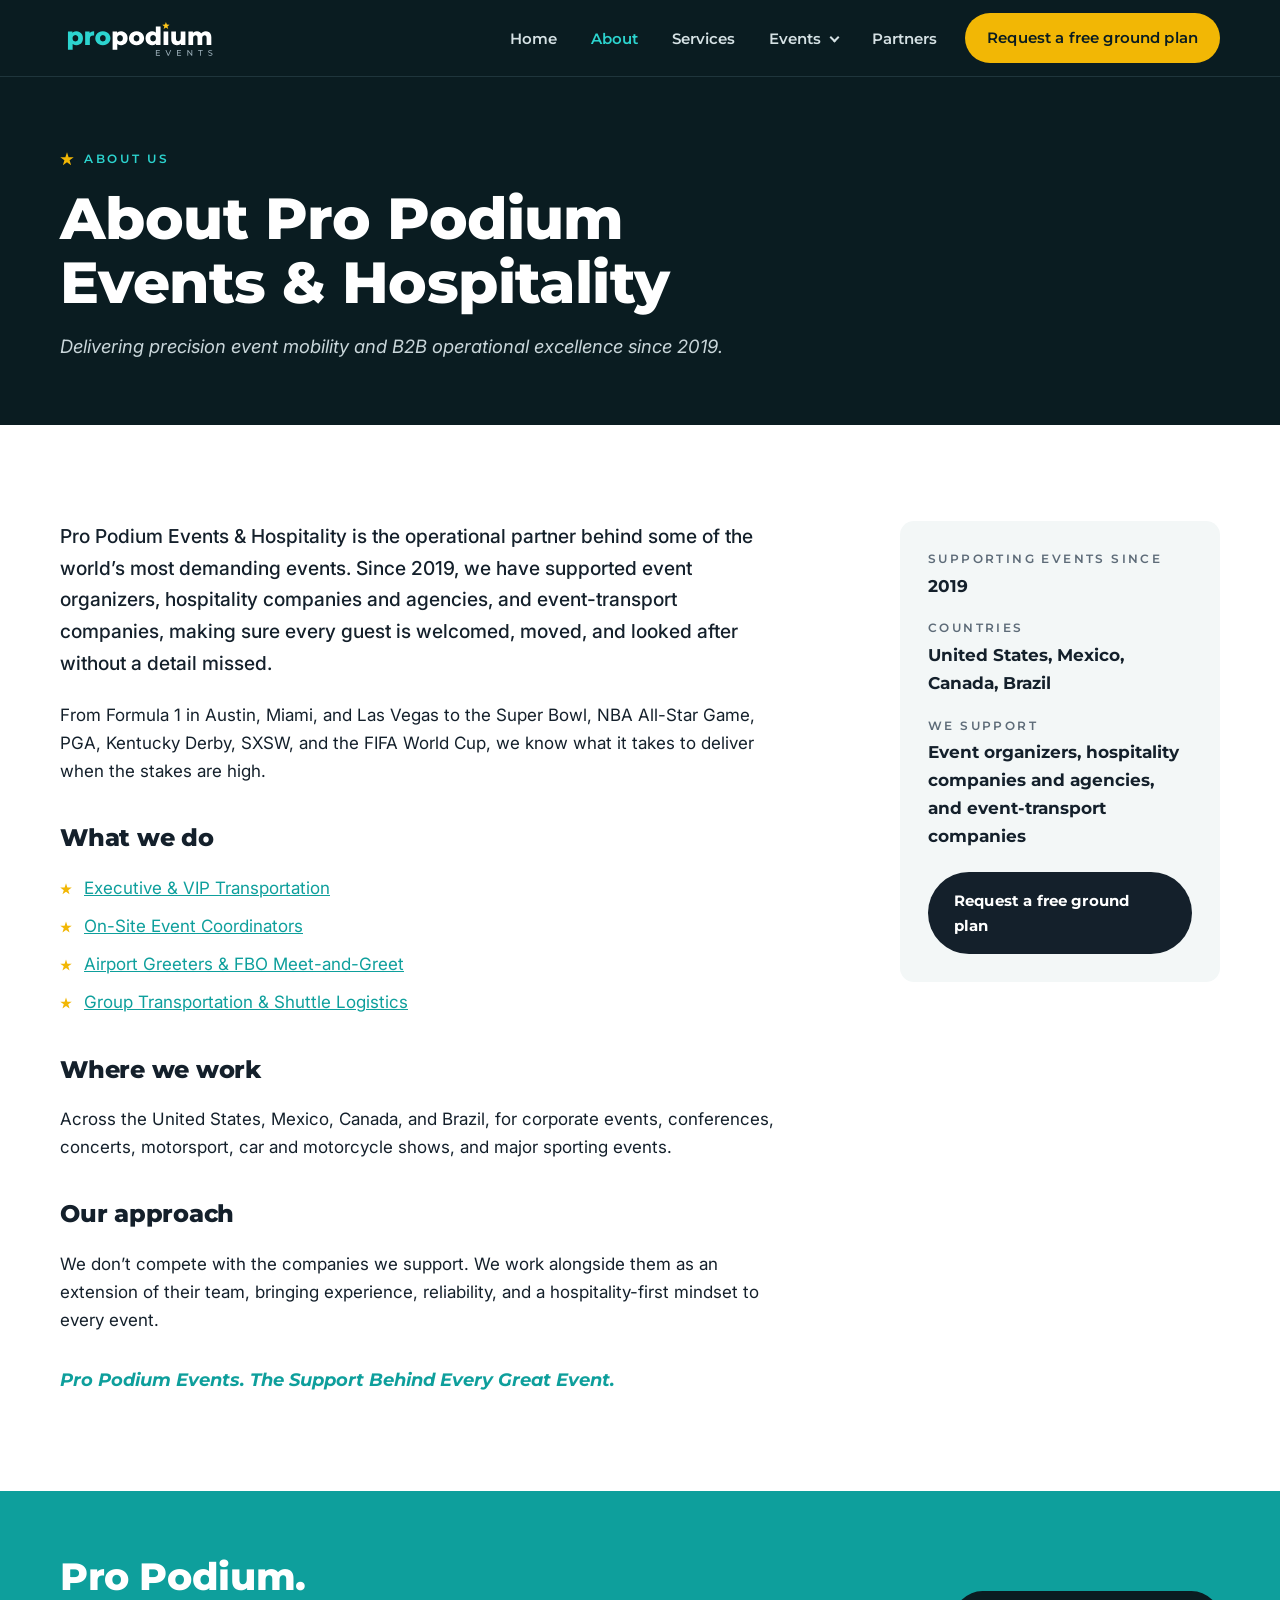
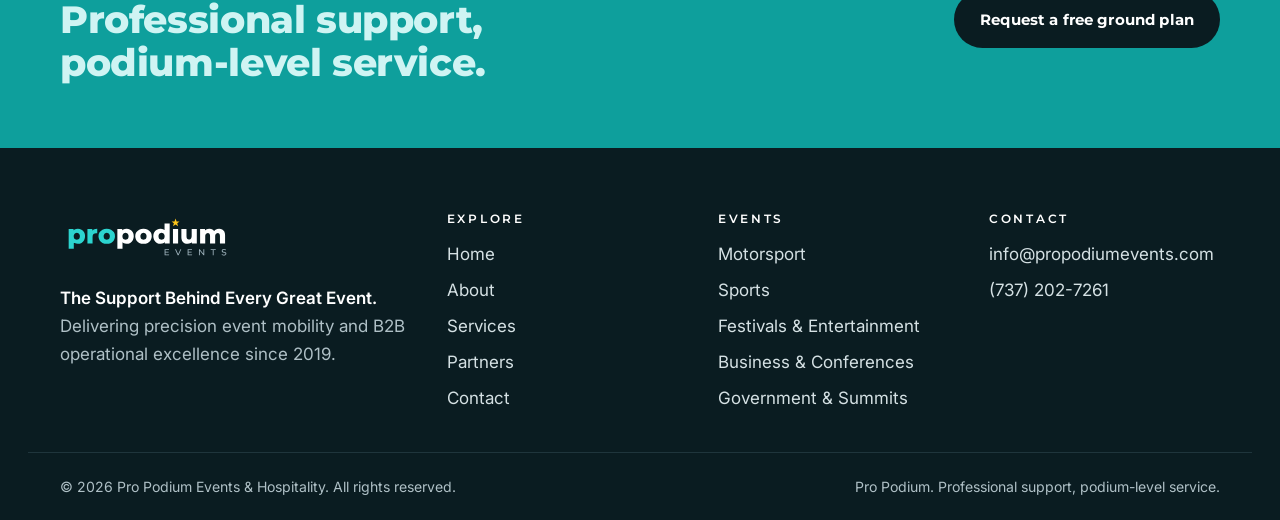
<file: about.html>
<!doctype html>
<html lang="en">
<head>
<meta charset="utf-8">
<meta name="viewport" content="width=device-width, initial-scale=1, viewport-fit=cover">
<title>About | Pro Podium Events &amp; Hospitality</title>
<meta name="description" content="Since 2019, Pro Podium Events &amp; Hospitality has supported event organizers, hospitality companies and agencies, and event-transport companies at Formula 1, the Super Bowl, the FIFA World Cup and more.">
<link rel="canonical" href="https://www.propodiumevents.com/about.html">
<meta name="theme-color" content="#0A1C21">
<meta property="og:type" content="website">
<meta property="og:site_name" content="Pro Podium Events &amp; Hospitality">
<meta property="og:title" content="About | Pro Podium Events &amp; Hospitality">
<meta property="og:description" content="Since 2019, Pro Podium Events &amp; Hospitality has supported event organizers, hospitality companies and agencies, and event-transport companies at Formula 1, the Super Bowl, the FIFA World Cup and more.">
<meta property="og:url" content="https://www.propodiumevents.com/about.html">
<meta property="og:image" content="https://www.propodiumevents.com/assets/img/og-image.png">
<meta name="twitter:card" content="summary_large_image">
<link rel="icon" href="favicon.svg" type="image/svg+xml">
<link rel="icon" href="favicon-32.png" sizes="32x32" type="image/png">
<link rel="apple-touch-icon" href="apple-touch-icon.png">
<link rel="manifest" href="site.webmanifest">
<link rel="preconnect" href="https://fonts.googleapis.com"><link rel="preconnect" href="https://fonts.gstatic.com" crossorigin><link rel="stylesheet" href="https://fonts.googleapis.com/css2?family=Inter:wght@400;500;600&family=Montserrat:ital,wght@0,500;0,600;0,700;0,800;1,600;1,700&display=swap">
<link rel="stylesheet" href="assets/css/style.css">

</head>
<body>
<a class="sr-only" href="#main">Skip to content</a>
<header class="site-header">
  <div class="wrap nav">
    <a class="brand" href="./"><span class="sr-only">Pro Podium Events &amp; Hospitality home</span><svg xmlns="http://www.w3.org/2000/svg" viewBox="-12.0 -8 296.7 82" aria-hidden="true" focusable="false"><path d="M18.54243542435424 46.41512915129151Q15.359778597785978 46.41512915129151 13.099630996309962 45.008302583025824Q10.839483394833948 43.601476014760145 9.663284132841328 40.76476014760148Q8.487084870848708 37.928044280442805 8.487084870848708 33.5Q8.487084870848708 29.025830258302584 9.59409594095941 26.18911439114391Q10.70110701107011 23.35239852398524 12.938191881918819 21.968634686346864Q15.175276752767527 20.584870848708487 18.54243542435424 20.584870848708487Q21.95571955719557 20.584870848708487 24.74630996309963 22.176199261992622Q27.53690036900369 23.767527675276753 29.174354243542435 26.650369003690038Q30.81180811808118 29.53321033210332 30.81180811808118 33.5Q30.81180811808118 37.46678966789668 29.174354243542435 40.37269372693727Q27.53690036900369 43.27859778597786 24.74630996309963 44.84686346863468Q21.95571955719557 46.41512915129151 18.54243542435424 46.41512915129151ZM2.8136531365313653 54.94833948339483V21.0H11.162361623616237V25.243542435424356L11.116236162361623 33.5L11.57749077490775 41.80258302583026V54.94833948339483ZM16.69741697416974 39.450184501845015Q18.173431734317344 39.450184501845015 19.349630996309962 38.75830258302583Q20.525830258302584 38.066420664206646 21.240774907749078 36.72878228782288Q21.95571955719557 35.391143911439116 21.95571955719557 33.5Q21.95571955719557 31.608856088560884 21.240774907749078 30.27121771217712Q20.525830258302584 28.933579335793358 19.349630996309962 28.24169741697417Q18.173431734317344 27.54981549815498 16.69741697416974 27.54981549815498Q15.22140221402214 27.54981549815498 14.04520295202952 28.24169741697417Q12.8690036900369 28.933579335793358 12.154059040590406 30.27121771217712Q11.439114391143912 31.608856088560884 11.439114391143912 33.5Q11.439114391143912 35.391143911439116 12.154059040590406 36.72878228782288Q12.8690036900369 38.066420664206646 14.04520295202952 38.75830258302583Q15.22140221402214 39.450184501845015 16.69741697416974 39.450184501845015Z M34.87084870848708 46.0V21.0H43.21955719557195V28.28782287822878L41.974169741697416 26.21217712177122Q43.08118081180812 23.39852398523985 45.571955719557195 21.99169741697417Q48.062730627306266 20.584870848708487 51.61439114391143 20.584870848708487V28.472324723247233Q51.01476014760147 28.380073800738007 50.57656826568265 28.3570110701107Q50.138376383763834 28.333948339483396 49.630996309963095 28.333948339483396Q46.955719557195565 28.333948339483396 45.29520295202951 29.78690036900369Q43.63468634686347 31.239852398523986 43.63468634686347 34.51476014760148V46.0Z M67.85055350553505 46.41512915129151Q63.74538745387453 46.41512915129151 60.562730627306266 44.75461254612546Q57.380073800738 43.09409594095941 55.55811808118081 40.16512915129151Q53.736162361623606 37.23616236162361 53.736162361623606 33.45387453874539Q53.736162361623606 29.671586715867157 55.55811808118081 26.76568265682657Q57.380073800738 23.85977859778598 60.562730627306266 22.222324723247233Q63.74538745387453 20.584870848708487 67.85055350553505 20.584870848708487Q71.95571955719556 20.584870848708487 75.16143911439113 22.222324723247233Q78.36715867158671 23.85977859778598 80.1660516605166 26.76568265682657Q81.9649446494465 29.671586715867157 81.9649446494465 33.45387453874539Q81.9649446494465 37.23616236162361 80.1660516605166 40.16512915129151Q78.36715867158671 43.09409594095941 75.16143911439113 44.75461254612546Q71.95571955719556 46.41512915129151 67.85055350553505 46.41512915129151ZM67.85055350553505 39.450184501845015Q69.37269372693726 39.450184501845015 70.54889298892988 38.75830258302583Q71.7250922509225 38.066420664206646 72.41697416974169 36.70571955719558Q73.10885608856088 35.345018450184504 73.10885608856088 33.45387453874539Q73.10885608856088 31.562730627306273 72.41697416974169 30.248154981549817Q71.7250922509225 28.933579335793358 70.54889298892988 28.24169741697417Q69.37269372693726 27.54981549815498 67.85055350553505 27.54981549815498Q66.37453874538744 27.54981549815498 65.19833948339482 28.24169741697417Q64.02214022140221 28.933579335793358 63.30719557195572 30.248154981549817Q62.592250922509216 31.562730627306273 62.592250922509216 33.45387453874539Q62.592250922509216 35.345018450184504 63.30719557195572 36.70571955719558Q64.02214022140221 38.066420664206646 65.19833948339482 38.75830258302583Q66.37453874538744 39.450184501845015 67.85055350553505 39.450184501845015Z" fill="#2CD4CF"/><path d="M101.75276752767527 46.41512915129151Q98.57011070110701 46.41512915129151 96.309963099631 45.008302583025824Q94.04981549815498 43.601476014760145 92.87361623616236 40.76476014760148Q91.69741697416974 37.928044280442805 91.69741697416974 33.5Q91.69741697416974 29.025830258302584 92.80442804428044 26.18911439114391Q93.91143911439114 23.35239852398524 96.14852398523985 21.968634686346864Q98.38560885608857 20.584870848708487 101.75276752767527 20.584870848708487Q105.16605166051662 20.584870848708487 107.95664206642067 22.176199261992622Q110.74723247232473 23.767527675276753 112.38468634686348 26.650369003690038Q114.02214022140222 29.53321033210332 114.02214022140222 33.5Q114.02214022140222 37.46678966789668 112.38468634686348 40.37269372693727Q110.74723247232473 43.27859778597786 107.95664206642067 44.84686346863468Q105.16605166051662 46.41512915129151 101.75276752767527 46.41512915129151ZM86.02398523985241 54.94833948339483V21.0H94.37269372693727V25.243542435424356L94.32656826568265 33.5L94.78782287822878 41.80258302583026V54.94833948339483ZM99.90774907749078 39.450184501845015Q101.38376383763838 39.450184501845015 102.559963099631 38.75830258302583Q103.73616236162363 38.066420664206646 104.45110701107012 36.72878228782288Q105.16605166051662 35.391143911439116 105.16605166051662 33.5Q105.16605166051662 31.608856088560884 104.45110701107012 30.27121771217712Q103.73616236162363 28.933579335793358 102.559963099631 28.24169741697417Q101.38376383763838 27.54981549815498 99.90774907749078 27.54981549815498Q98.43173431734317 27.54981549815498 97.25553505535055 28.24169741697417Q96.07933579335794 28.933579335793358 95.36439114391145 30.27121771217712Q94.64944649446495 31.608856088560884 94.64944649446495 33.5Q94.64944649446495 35.391143911439116 95.36439114391145 36.72878228782288Q96.07933579335794 38.066420664206646 97.25553505535055 38.75830258302583Q98.43173431734317 39.450184501845015 99.90774907749078 39.450184501845015Z M130.62730627306274 46.41512915129151Q126.52214022140221 46.41512915129151 123.33948339483395 44.75461254612546Q120.15682656826569 43.09409594095941 118.33487084870849 40.16512915129151Q116.5129151291513 37.23616236162361 116.5129151291513 33.45387453874539Q116.5129151291513 29.671586715867157 118.33487084870849 26.76568265682657Q120.15682656826569 23.85977859778598 123.33948339483395 22.222324723247233Q126.52214022140221 20.584870848708487 130.62730627306274 20.584870848708487Q134.73247232472323 20.584870848708487 137.9381918819188 22.222324723247233Q141.1439114391144 23.85977859778598 142.94280442804427 26.76568265682657Q144.74169741697418 29.671586715867157 144.74169741697418 33.45387453874539Q144.74169741697418 37.23616236162361 142.94280442804427 40.16512915129151Q141.1439114391144 43.09409594095941 137.9381918819188 44.75461254612546Q134.73247232472323 46.41512915129151 130.62730627306274 46.41512915129151ZM130.62730627306274 39.450184501845015Q132.14944649446494 39.450184501845015 133.32564575645756 38.75830258302583Q134.50184501845018 38.066420664206646 135.1937269372694 36.70571955719558Q135.88560885608857 35.345018450184504 135.88560885608857 33.45387453874539Q135.88560885608857 31.562730627306273 135.1937269372694 30.248154981549817Q134.50184501845018 28.933579335793358 133.32564575645756 28.24169741697417Q132.14944649446494 27.54981549815498 130.62730627306274 27.54981549815498Q129.15129151291512 27.54981549815498 127.9750922509225 28.24169741697417Q126.7988929889299 28.933579335793358 126.0839483394834 30.248154981549817Q125.3690036900369 31.562730627306273 125.3690036900369 33.45387453874539Q125.3690036900369 35.345018450184504 126.0839483394834 36.70571955719558Q126.7988929889299 38.066420664206646 127.9750922509225 38.75830258302583Q129.15129151291512 39.450184501845015 130.62730627306274 39.450184501845015Z M159.68634686346866 46.41512915129151Q156.27306273062732 46.41512915129151 153.48247232472326 44.82380073800738Q150.6918819188192 43.23247232472325 149.03136531365317 40.34963099630996Q147.3708487084871 37.46678966789668 147.3708487084871 33.45387453874539Q147.3708487084871 29.487084870848708 149.03136531365317 26.604243542435427Q150.6918819188192 23.72140221402214 153.48247232472326 22.153136531365313Q156.27306273062732 20.584870848708487 159.68634686346866 20.584870848708487Q162.91512915129152 20.584870848708487 165.15221402214024 21.968634686346864Q167.38929889298893 23.35239852398524 168.54243542435427 26.21217712177122Q169.69557195571957 29.071955719557195 169.69557195571957 33.45387453874539Q169.69557195571957 37.928044280442805 168.58856088560887 40.78782287822878Q167.48154981549817 43.64760147601476 165.26752767527677 45.03136531365314Q163.05350553505536 46.41512915129151 159.68634686346866 46.41512915129151ZM161.53136531365314 39.450184501845015Q163.00738007380076 39.450184501845015 164.18357933579335 38.75830258302583Q165.35977859778598 38.066420664206646 166.05166051660518 36.70571955719558Q166.74354243542436 35.345018450184504 166.74354243542436 33.45387453874539Q166.74354243542436 31.562730627306273 166.05166051660518 30.248154981549817Q165.35977859778598 28.933579335793358 164.18357933579335 28.24169741697417Q163.00738007380076 27.54981549815498 161.53136531365314 27.54981549815498Q160.00922509225094 27.54981549815498 158.83302583025832 28.24169741697417Q157.6568265682657 28.933579335793358 156.96494464944652 30.248154981549817Q156.27306273062732 31.562730627306273 156.27306273062732 33.45387453874539Q156.27306273062732 35.345018450184504 156.96494464944652 36.70571955719558Q157.6568265682657 38.066420664206646 158.83302583025832 38.75830258302583Q160.00922509225094 39.450184501845015 161.53136531365314 39.450184501845015ZM167.02029520295204 46.0V41.710332103321036L167.06642066420665 33.45387453874539L166.60516605166052 25.19741697416974V11.774907749077492H175.36900369003692V46.0Z M180.99630996309963 46.0V21.0H189.760147601476V46.0Z M205.950184501845 46.41512915129151Q202.90590405904058 46.41512915129151 200.48431734317342 45.215867158671585Q198.06273062730625 44.01660516605166 196.70202952029518 41.45664206642066Q195.34132841328412 38.896678966789665 195.34132841328412 34.9760147601476V21.0H204.10516605166052V33.54612546125461Q204.10516605166052 36.452029520295206 205.1891143911439 37.69741697416974Q206.2730627306273 38.94280442804428 208.25645756457564 38.94280442804428Q209.5479704797048 38.94280442804428 210.60885608856086 38.343173431734314Q211.66974169741695 37.74354243542435 212.31549815498153 36.428966789667896Q212.9612546125461 35.11439114391144 212.9612546125461 33.03874538745387V21.0H221.7250922509225V46.0H213.37638376383762V38.94280442804428L214.99077490774906 40.92619926199262Q213.6992619926199 43.693726937269375 211.25461254612543 45.05442804428044Q208.80996309963098 46.41512915129151 205.950184501845 46.41512915129151Z M227.35239852398524 46.0V21.0H235.70110701107012V27.964944649446494L234.04059040590406 25.981549815498155Q235.42435424354244 23.30627306273063 237.8228782287823 21.945571955719558Q240.22140221402213 20.584870848708487 243.17343173431735 20.584870848708487Q246.54059040590406 20.584870848708487 249.10055350553506 22.314575645756456Q251.66051660516604 24.04428044280443 252.5369003690037 27.68819188191882L249.6771217712177 27.088560885608857Q251.01476014760146 24.04428044280443 253.7130996309963 22.314575645756456Q256.41143911439116 20.584870848708487 259.9169741697417 20.584870848708487Q262.8228782287823 20.584870848708487 265.1060885608856 21.761070110701105Q267.3892988929889 22.937269372693727 268.70387453874537 25.381918819188193Q270.01845018450183 27.826568265682656 270.01845018450183 31.70110701107011V46.0H261.2546125461255V33.1309963099631Q261.2546125461255 30.45571955719557 260.239852398524 29.23339483394834Q259.2250922509225 28.01107011070111 257.47232472324725 28.01107011070111Q256.2269372693727 28.01107011070111 255.21217712177122 28.61070110701107Q254.19741697416973 29.210332103321033 253.6439114391144 30.432656826568262Q253.09040590405903 31.654981549815496 253.09040590405903 33.59225092250922V46.0H244.32656826568265V33.1309963099631Q244.32656826568265 30.45571955719557 243.33487084870848 29.23339483394834Q242.34317343173433 28.01107011070111 240.54428044280442 28.01107011070111Q239.25276752767527 28.01107011070111 238.2610701107011 28.61070110701107Q237.26937269372692 29.210332103321033 236.69280442804427 30.432656826568262Q236.11623616236162 31.654981549815496 236.11623616236162 33.59225092250922V46.0Z" fill="#FFFFFF"/><path d="M185.40 3.30 L187.18 8.05 L192.25 8.28 L188.28 11.43 L189.63 16.32 L185.40 13.52 L181.17 16.32 L182.53 11.43 L178.55 8.28 L183.62 8.05Z" fill="#FFC61A"/><path d="M166.73485239852397 66.0V55.5H174.144852398524V56.805H168.23485239852397V64.695H174.35485239852397V66.0ZM168.09985239852398 61.305V60.03H173.49985239852398V61.305Z M189.11485239852396 66.0 184.494852398524 55.5H186.11485239852396L190.35985239852397 65.19H189.42985239852396L193.70485239852397 55.5H195.20485239852397L190.59985239852398 66.0Z M206.06485239852395 66.0V55.5H213.47485239852398V56.805H207.56485239852395V64.695H213.68485239852396V66.0ZM207.42985239852396 61.305V60.03H212.82985239852397V61.305Z M225.41485239852395 66.0V55.5H226.64485239852397L233.58985239852396 64.125H232.94485239852395V55.5H234.44485239852395V66.0H233.21485239852396L226.26985239852397 57.375H226.91485239852395V66.0Z M248.97985239852395 66.0V56.805H245.37985239852395V55.5H254.06485239852395V56.805H250.46485239852396V66.0Z M268.05985239852396 66.12Q266.85985239852397 66.12 265.764852398524 65.7525Q264.669852398524 65.385 264.039852398524 64.8L264.594852398524 63.63Q265.19485239852395 64.155 266.12485239852396 64.5Q267.05485239852396 64.845 268.05985239852396 64.845Q268.974852398524 64.845 269.544852398524 64.63499999999999Q270.11485239852396 64.425 270.384852398524 64.0575Q270.654852398524 63.69 270.654852398524 63.225Q270.654852398524 62.685 270.30235239852396 62.355000000000004Q269.94985239852394 62.025 269.38735239852394 61.8225Q268.82485239852394 61.62 268.149852398524 61.47Q267.474852398524 61.32 266.792352398524 61.1175Q266.10985239852397 60.915 265.54735239852397 60.599999999999994Q264.98485239852397 60.285 264.639852398524 59.7525Q264.294852398524 59.22 264.294852398524 58.38Q264.294852398524 57.57 264.722352398524 56.8875Q265.149852398524 56.205 266.042352398524 55.792500000000004Q266.93485239852396 55.38 268.31485239852395 55.38Q269.229852398524 55.38 270.129852398524 55.620000000000005Q271.029852398524 55.86 271.68985239852395 56.31L271.19485239852395 57.51Q270.519852398524 57.06 269.769852398524 56.8575Q269.019852398524 56.655 268.31485239852395 56.655Q267.42985239852396 56.655 266.85985239852397 56.88Q266.289852398524 57.105000000000004 266.02735239852393 57.480000000000004Q265.76485239852394 57.855000000000004 265.76485239852394 58.32Q265.76485239852394 58.875 266.11735239852396 59.205Q266.469852398524 59.535 267.032352398524 59.73Q267.594852398524 59.925 268.269852398524 60.082499999999996Q268.94485239852395 60.24 269.62735239852395 60.435Q270.30985239852396 60.63 270.87235239852396 60.945Q271.43485239852396 61.26 271.779852398524 61.785Q272.12485239852396 62.31 272.12485239852396 63.135Q272.12485239852396 63.93 271.68985239852395 64.6125Q271.25485239852395 65.295 270.347352398524 65.70750000000001Q269.43985239852395 66.12 268.05985239852396 66.12Z" fill="#9FB3BD"/></svg>
</a>
    <button class="menu-toggle" type="button" aria-expanded="false" aria-controls="nav-links-about">Menu</button>
    <ul class="nav-links" id="nav-links-about">
      <li><a href="./">Home</a></li>
      <li><a href="about.html" aria-current="page">About</a></li>
      <li><a href="services.html">Services</a></li>
      <li class="has-sub"><a href="events.html">Events <span class="caret" aria-hidden="true"></span></a><ul class="sub" aria-label="Events"><li><a href="events.html">All events</a></li><li><a href="events/motorsport.html">Motorsport</a></li><li><a href="events/sports.html">Sports</a></li><li><a href="events/festivals.html">Festivals & Entertainment</a></li><li><a href="events/business.html">Business & Conferences</a></li><li><a href="events/government.html">Government & Summits</a></li></ul></li>
      <li><a href="partners.html">Partners</a></li>
      <li><a class="btn btn-gold" href="contact.html">Request a free ground plan</a></li>
    </ul>
  </div>
</header>
<main id="main">
<section class="page-hero"><div class="wrap">
  <span class="eyebrow"><span class="star" aria-hidden="true"></span>About us</span>
  <h1>About Pro Podium Events &amp; Hospitality</h1>
  <p>Delivering precision event mobility and B2B operational excellence since 2019.</p>
</div></section>
<section class="section"><div class="wrap about-grid">
  <div class="prose">
    <p class="lead">Pro Podium Events &amp; Hospitality is the operational partner behind some of the world&rsquo;s most demanding events. Since 2019, we have supported event organizers, hospitality companies and agencies, and event-transport companies, making sure every guest is welcomed, moved, and looked after without a detail missed.</p>
    <p>From Formula 1 in Austin, Miami, and Las Vegas to the Super Bowl, NBA All-Star Game, PGA, Kentucky Derby, SXSW, and the FIFA World Cup, we know what it takes to deliver when the stakes are high.</p>
    <h2>What we do</h2>
    <ul><li><span class="star" aria-hidden="true"></span><span><a href="services.html#executive-vip">Executive &amp; VIP Transportation</a></span></li><li><span class="star" aria-hidden="true"></span><span><a href="services.html#on-site-coordinators">On-Site Event Coordinators</a></span></li><li><span class="star" aria-hidden="true"></span><span><a href="services.html#airport-greeters">Airport Greeters &amp; FBO Meet-and-Greet</a></span></li><li><span class="star" aria-hidden="true"></span><span><a href="services.html#group-transportation">Group Transportation &amp; Shuttle Logistics</a></span></li></ul>
    <h2>Where we work</h2>
    <p>Across the United States, Mexico, Canada, and Brazil, for corporate events, conferences, concerts, motorsport, car and motorcycle shows, and major sporting events.</p>
    <h2>Our approach</h2>
    <p>We don&rsquo;t compete with the companies we support. We work alongside them as an extension of their team, bringing experience, reliability, and a hospitality-first mindset to every event.</p>
    <p class="signoff">Pro Podium Events. The Support Behind Every Great Event.</p>
  </div>
  <aside class="aside" aria-label="At a glance">
    <dl>
      <div><dt>Supporting events since</dt><dd>2019</dd></div>
      <div><dt>Countries</dt><dd>United States, Mexico, Canada, Brazil</dd></div>
      <div><dt>We support</dt><dd>Event organizers, hospitality companies and agencies, and event-transport companies</dd></div>
    </dl>
    <a class="btn btn-ink" href="contact.html">Request a free ground plan</a>
  </aside>
</div></section>
<section class="cta">
  <div class="wrap cta-inner">
    <h2>Pro Podium. <span class="muted">Professional support, podium-level service.</span></h2>
    <a class="btn btn-ink" href="contact.html">Request a free ground plan</a>
  </div>
</section>
</main>
<footer class="site-footer">
  <div class="wrap footer-grid">
    <div>
      <a class="brand" href="./"><span class="sr-only">Pro Podium Events &amp; Hospitality home</span><svg xmlns="http://www.w3.org/2000/svg" viewBox="-12.0 -8 296.7 82" aria-hidden="true" focusable="false"><path d="M18.54243542435424 46.41512915129151Q15.359778597785978 46.41512915129151 13.099630996309962 45.008302583025824Q10.839483394833948 43.601476014760145 9.663284132841328 40.76476014760148Q8.487084870848708 37.928044280442805 8.487084870848708 33.5Q8.487084870848708 29.025830258302584 9.59409594095941 26.18911439114391Q10.70110701107011 23.35239852398524 12.938191881918819 21.968634686346864Q15.175276752767527 20.584870848708487 18.54243542435424 20.584870848708487Q21.95571955719557 20.584870848708487 24.74630996309963 22.176199261992622Q27.53690036900369 23.767527675276753 29.174354243542435 26.650369003690038Q30.81180811808118 29.53321033210332 30.81180811808118 33.5Q30.81180811808118 37.46678966789668 29.174354243542435 40.37269372693727Q27.53690036900369 43.27859778597786 24.74630996309963 44.84686346863468Q21.95571955719557 46.41512915129151 18.54243542435424 46.41512915129151ZM2.8136531365313653 54.94833948339483V21.0H11.162361623616237V25.243542435424356L11.116236162361623 33.5L11.57749077490775 41.80258302583026V54.94833948339483ZM16.69741697416974 39.450184501845015Q18.173431734317344 39.450184501845015 19.349630996309962 38.75830258302583Q20.525830258302584 38.066420664206646 21.240774907749078 36.72878228782288Q21.95571955719557 35.391143911439116 21.95571955719557 33.5Q21.95571955719557 31.608856088560884 21.240774907749078 30.27121771217712Q20.525830258302584 28.933579335793358 19.349630996309962 28.24169741697417Q18.173431734317344 27.54981549815498 16.69741697416974 27.54981549815498Q15.22140221402214 27.54981549815498 14.04520295202952 28.24169741697417Q12.8690036900369 28.933579335793358 12.154059040590406 30.27121771217712Q11.439114391143912 31.608856088560884 11.439114391143912 33.5Q11.439114391143912 35.391143911439116 12.154059040590406 36.72878228782288Q12.8690036900369 38.066420664206646 14.04520295202952 38.75830258302583Q15.22140221402214 39.450184501845015 16.69741697416974 39.450184501845015Z M34.87084870848708 46.0V21.0H43.21955719557195V28.28782287822878L41.974169741697416 26.21217712177122Q43.08118081180812 23.39852398523985 45.571955719557195 21.99169741697417Q48.062730627306266 20.584870848708487 51.61439114391143 20.584870848708487V28.472324723247233Q51.01476014760147 28.380073800738007 50.57656826568265 28.3570110701107Q50.138376383763834 28.333948339483396 49.630996309963095 28.333948339483396Q46.955719557195565 28.333948339483396 45.29520295202951 29.78690036900369Q43.63468634686347 31.239852398523986 43.63468634686347 34.51476014760148V46.0Z M67.85055350553505 46.41512915129151Q63.74538745387453 46.41512915129151 60.562730627306266 44.75461254612546Q57.380073800738 43.09409594095941 55.55811808118081 40.16512915129151Q53.736162361623606 37.23616236162361 53.736162361623606 33.45387453874539Q53.736162361623606 29.671586715867157 55.55811808118081 26.76568265682657Q57.380073800738 23.85977859778598 60.562730627306266 22.222324723247233Q63.74538745387453 20.584870848708487 67.85055350553505 20.584870848708487Q71.95571955719556 20.584870848708487 75.16143911439113 22.222324723247233Q78.36715867158671 23.85977859778598 80.1660516605166 26.76568265682657Q81.9649446494465 29.671586715867157 81.9649446494465 33.45387453874539Q81.9649446494465 37.23616236162361 80.1660516605166 40.16512915129151Q78.36715867158671 43.09409594095941 75.16143911439113 44.75461254612546Q71.95571955719556 46.41512915129151 67.85055350553505 46.41512915129151ZM67.85055350553505 39.450184501845015Q69.37269372693726 39.450184501845015 70.54889298892988 38.75830258302583Q71.7250922509225 38.066420664206646 72.41697416974169 36.70571955719558Q73.10885608856088 35.345018450184504 73.10885608856088 33.45387453874539Q73.10885608856088 31.562730627306273 72.41697416974169 30.248154981549817Q71.7250922509225 28.933579335793358 70.54889298892988 28.24169741697417Q69.37269372693726 27.54981549815498 67.85055350553505 27.54981549815498Q66.37453874538744 27.54981549815498 65.19833948339482 28.24169741697417Q64.02214022140221 28.933579335793358 63.30719557195572 30.248154981549817Q62.592250922509216 31.562730627306273 62.592250922509216 33.45387453874539Q62.592250922509216 35.345018450184504 63.30719557195572 36.70571955719558Q64.02214022140221 38.066420664206646 65.19833948339482 38.75830258302583Q66.37453874538744 39.450184501845015 67.85055350553505 39.450184501845015Z" fill="#2CD4CF"/><path d="M101.75276752767527 46.41512915129151Q98.57011070110701 46.41512915129151 96.309963099631 45.008302583025824Q94.04981549815498 43.601476014760145 92.87361623616236 40.76476014760148Q91.69741697416974 37.928044280442805 91.69741697416974 33.5Q91.69741697416974 29.025830258302584 92.80442804428044 26.18911439114391Q93.91143911439114 23.35239852398524 96.14852398523985 21.968634686346864Q98.38560885608857 20.584870848708487 101.75276752767527 20.584870848708487Q105.16605166051662 20.584870848708487 107.95664206642067 22.176199261992622Q110.74723247232473 23.767527675276753 112.38468634686348 26.650369003690038Q114.02214022140222 29.53321033210332 114.02214022140222 33.5Q114.02214022140222 37.46678966789668 112.38468634686348 40.37269372693727Q110.74723247232473 43.27859778597786 107.95664206642067 44.84686346863468Q105.16605166051662 46.41512915129151 101.75276752767527 46.41512915129151ZM86.02398523985241 54.94833948339483V21.0H94.37269372693727V25.243542435424356L94.32656826568265 33.5L94.78782287822878 41.80258302583026V54.94833948339483ZM99.90774907749078 39.450184501845015Q101.38376383763838 39.450184501845015 102.559963099631 38.75830258302583Q103.73616236162363 38.066420664206646 104.45110701107012 36.72878228782288Q105.16605166051662 35.391143911439116 105.16605166051662 33.5Q105.16605166051662 31.608856088560884 104.45110701107012 30.27121771217712Q103.73616236162363 28.933579335793358 102.559963099631 28.24169741697417Q101.38376383763838 27.54981549815498 99.90774907749078 27.54981549815498Q98.43173431734317 27.54981549815498 97.25553505535055 28.24169741697417Q96.07933579335794 28.933579335793358 95.36439114391145 30.27121771217712Q94.64944649446495 31.608856088560884 94.64944649446495 33.5Q94.64944649446495 35.391143911439116 95.36439114391145 36.72878228782288Q96.07933579335794 38.066420664206646 97.25553505535055 38.75830258302583Q98.43173431734317 39.450184501845015 99.90774907749078 39.450184501845015Z M130.62730627306274 46.41512915129151Q126.52214022140221 46.41512915129151 123.33948339483395 44.75461254612546Q120.15682656826569 43.09409594095941 118.33487084870849 40.16512915129151Q116.5129151291513 37.23616236162361 116.5129151291513 33.45387453874539Q116.5129151291513 29.671586715867157 118.33487084870849 26.76568265682657Q120.15682656826569 23.85977859778598 123.33948339483395 22.222324723247233Q126.52214022140221 20.584870848708487 130.62730627306274 20.584870848708487Q134.73247232472323 20.584870848708487 137.9381918819188 22.222324723247233Q141.1439114391144 23.85977859778598 142.94280442804427 26.76568265682657Q144.74169741697418 29.671586715867157 144.74169741697418 33.45387453874539Q144.74169741697418 37.23616236162361 142.94280442804427 40.16512915129151Q141.1439114391144 43.09409594095941 137.9381918819188 44.75461254612546Q134.73247232472323 46.41512915129151 130.62730627306274 46.41512915129151ZM130.62730627306274 39.450184501845015Q132.14944649446494 39.450184501845015 133.32564575645756 38.75830258302583Q134.50184501845018 38.066420664206646 135.1937269372694 36.70571955719558Q135.88560885608857 35.345018450184504 135.88560885608857 33.45387453874539Q135.88560885608857 31.562730627306273 135.1937269372694 30.248154981549817Q134.50184501845018 28.933579335793358 133.32564575645756 28.24169741697417Q132.14944649446494 27.54981549815498 130.62730627306274 27.54981549815498Q129.15129151291512 27.54981549815498 127.9750922509225 28.24169741697417Q126.7988929889299 28.933579335793358 126.0839483394834 30.248154981549817Q125.3690036900369 31.562730627306273 125.3690036900369 33.45387453874539Q125.3690036900369 35.345018450184504 126.0839483394834 36.70571955719558Q126.7988929889299 38.066420664206646 127.9750922509225 38.75830258302583Q129.15129151291512 39.450184501845015 130.62730627306274 39.450184501845015Z M159.68634686346866 46.41512915129151Q156.27306273062732 46.41512915129151 153.48247232472326 44.82380073800738Q150.6918819188192 43.23247232472325 149.03136531365317 40.34963099630996Q147.3708487084871 37.46678966789668 147.3708487084871 33.45387453874539Q147.3708487084871 29.487084870848708 149.03136531365317 26.604243542435427Q150.6918819188192 23.72140221402214 153.48247232472326 22.153136531365313Q156.27306273062732 20.584870848708487 159.68634686346866 20.584870848708487Q162.91512915129152 20.584870848708487 165.15221402214024 21.968634686346864Q167.38929889298893 23.35239852398524 168.54243542435427 26.21217712177122Q169.69557195571957 29.071955719557195 169.69557195571957 33.45387453874539Q169.69557195571957 37.928044280442805 168.58856088560887 40.78782287822878Q167.48154981549817 43.64760147601476 165.26752767527677 45.03136531365314Q163.05350553505536 46.41512915129151 159.68634686346866 46.41512915129151ZM161.53136531365314 39.450184501845015Q163.00738007380076 39.450184501845015 164.18357933579335 38.75830258302583Q165.35977859778598 38.066420664206646 166.05166051660518 36.70571955719558Q166.74354243542436 35.345018450184504 166.74354243542436 33.45387453874539Q166.74354243542436 31.562730627306273 166.05166051660518 30.248154981549817Q165.35977859778598 28.933579335793358 164.18357933579335 28.24169741697417Q163.00738007380076 27.54981549815498 161.53136531365314 27.54981549815498Q160.00922509225094 27.54981549815498 158.83302583025832 28.24169741697417Q157.6568265682657 28.933579335793358 156.96494464944652 30.248154981549817Q156.27306273062732 31.562730627306273 156.27306273062732 33.45387453874539Q156.27306273062732 35.345018450184504 156.96494464944652 36.70571955719558Q157.6568265682657 38.066420664206646 158.83302583025832 38.75830258302583Q160.00922509225094 39.450184501845015 161.53136531365314 39.450184501845015ZM167.02029520295204 46.0V41.710332103321036L167.06642066420665 33.45387453874539L166.60516605166052 25.19741697416974V11.774907749077492H175.36900369003692V46.0Z M180.99630996309963 46.0V21.0H189.760147601476V46.0Z M205.950184501845 46.41512915129151Q202.90590405904058 46.41512915129151 200.48431734317342 45.215867158671585Q198.06273062730625 44.01660516605166 196.70202952029518 41.45664206642066Q195.34132841328412 38.896678966789665 195.34132841328412 34.9760147601476V21.0H204.10516605166052V33.54612546125461Q204.10516605166052 36.452029520295206 205.1891143911439 37.69741697416974Q206.2730627306273 38.94280442804428 208.25645756457564 38.94280442804428Q209.5479704797048 38.94280442804428 210.60885608856086 38.343173431734314Q211.66974169741695 37.74354243542435 212.31549815498153 36.428966789667896Q212.9612546125461 35.11439114391144 212.9612546125461 33.03874538745387V21.0H221.7250922509225V46.0H213.37638376383762V38.94280442804428L214.99077490774906 40.92619926199262Q213.6992619926199 43.693726937269375 211.25461254612543 45.05442804428044Q208.80996309963098 46.41512915129151 205.950184501845 46.41512915129151Z M227.35239852398524 46.0V21.0H235.70110701107012V27.964944649446494L234.04059040590406 25.981549815498155Q235.42435424354244 23.30627306273063 237.8228782287823 21.945571955719558Q240.22140221402213 20.584870848708487 243.17343173431735 20.584870848708487Q246.54059040590406 20.584870848708487 249.10055350553506 22.314575645756456Q251.66051660516604 24.04428044280443 252.5369003690037 27.68819188191882L249.6771217712177 27.088560885608857Q251.01476014760146 24.04428044280443 253.7130996309963 22.314575645756456Q256.41143911439116 20.584870848708487 259.9169741697417 20.584870848708487Q262.8228782287823 20.584870848708487 265.1060885608856 21.761070110701105Q267.3892988929889 22.937269372693727 268.70387453874537 25.381918819188193Q270.01845018450183 27.826568265682656 270.01845018450183 31.70110701107011V46.0H261.2546125461255V33.1309963099631Q261.2546125461255 30.45571955719557 260.239852398524 29.23339483394834Q259.2250922509225 28.01107011070111 257.47232472324725 28.01107011070111Q256.2269372693727 28.01107011070111 255.21217712177122 28.61070110701107Q254.19741697416973 29.210332103321033 253.6439114391144 30.432656826568262Q253.09040590405903 31.654981549815496 253.09040590405903 33.59225092250922V46.0H244.32656826568265V33.1309963099631Q244.32656826568265 30.45571955719557 243.33487084870848 29.23339483394834Q242.34317343173433 28.01107011070111 240.54428044280442 28.01107011070111Q239.25276752767527 28.01107011070111 238.2610701107011 28.61070110701107Q237.26937269372692 29.210332103321033 236.69280442804427 30.432656826568262Q236.11623616236162 31.654981549815496 236.11623616236162 33.59225092250922V46.0Z" fill="#FFFFFF"/><path d="M185.40 3.30 L187.18 8.05 L192.25 8.28 L188.28 11.43 L189.63 16.32 L185.40 13.52 L181.17 16.32 L182.53 11.43 L178.55 8.28 L183.62 8.05Z" fill="#FFC61A"/><path d="M166.73485239852397 66.0V55.5H174.144852398524V56.805H168.23485239852397V64.695H174.35485239852397V66.0ZM168.09985239852398 61.305V60.03H173.49985239852398V61.305Z M189.11485239852396 66.0 184.494852398524 55.5H186.11485239852396L190.35985239852397 65.19H189.42985239852396L193.70485239852397 55.5H195.20485239852397L190.59985239852398 66.0Z M206.06485239852395 66.0V55.5H213.47485239852398V56.805H207.56485239852395V64.695H213.68485239852396V66.0ZM207.42985239852396 61.305V60.03H212.82985239852397V61.305Z M225.41485239852395 66.0V55.5H226.64485239852397L233.58985239852396 64.125H232.94485239852395V55.5H234.44485239852395V66.0H233.21485239852396L226.26985239852397 57.375H226.91485239852395V66.0Z M248.97985239852395 66.0V56.805H245.37985239852395V55.5H254.06485239852395V56.805H250.46485239852396V66.0Z M268.05985239852396 66.12Q266.85985239852397 66.12 265.764852398524 65.7525Q264.669852398524 65.385 264.039852398524 64.8L264.594852398524 63.63Q265.19485239852395 64.155 266.12485239852396 64.5Q267.05485239852396 64.845 268.05985239852396 64.845Q268.974852398524 64.845 269.544852398524 64.63499999999999Q270.11485239852396 64.425 270.384852398524 64.0575Q270.654852398524 63.69 270.654852398524 63.225Q270.654852398524 62.685 270.30235239852396 62.355000000000004Q269.94985239852394 62.025 269.38735239852394 61.8225Q268.82485239852394 61.62 268.149852398524 61.47Q267.474852398524 61.32 266.792352398524 61.1175Q266.10985239852397 60.915 265.54735239852397 60.599999999999994Q264.98485239852397 60.285 264.639852398524 59.7525Q264.294852398524 59.22 264.294852398524 58.38Q264.294852398524 57.57 264.722352398524 56.8875Q265.149852398524 56.205 266.042352398524 55.792500000000004Q266.93485239852396 55.38 268.31485239852395 55.38Q269.229852398524 55.38 270.129852398524 55.620000000000005Q271.029852398524 55.86 271.68985239852395 56.31L271.19485239852395 57.51Q270.519852398524 57.06 269.769852398524 56.8575Q269.019852398524 56.655 268.31485239852395 56.655Q267.42985239852396 56.655 266.85985239852397 56.88Q266.289852398524 57.105000000000004 266.02735239852393 57.480000000000004Q265.76485239852394 57.855000000000004 265.76485239852394 58.32Q265.76485239852394 58.875 266.11735239852396 59.205Q266.469852398524 59.535 267.032352398524 59.73Q267.594852398524 59.925 268.269852398524 60.082499999999996Q268.94485239852395 60.24 269.62735239852395 60.435Q270.30985239852396 60.63 270.87235239852396 60.945Q271.43485239852396 61.26 271.779852398524 61.785Q272.12485239852396 62.31 272.12485239852396 63.135Q272.12485239852396 63.93 271.68985239852395 64.6125Q271.25485239852395 65.295 270.347352398524 65.70750000000001Q269.43985239852395 66.12 268.05985239852396 66.12Z" fill="#9FB3BD"/></svg>
</a>
      <p><strong class="footer-tag">The Support Behind Every Great Event.</strong> Delivering precision event mobility and B2B operational excellence since 2019.</p>
    </div>
    <div>
      <h4>Explore</h4>
      <ul>
        <li><a href="./">Home</a></li>
        <li><a href="about.html">About</a></li>
        <li><a href="services.html">Services</a></li>
        <li><a href="partners.html">Partners</a></li>
        <li><a href="contact.html">Contact</a></li>
      </ul>
    </div>
    <div>
      <h4>Events</h4>
      <ul><li><a href="events/motorsport.html">Motorsport</a></li><li><a href="events/sports.html">Sports</a></li><li><a href="events/festivals.html">Festivals & Entertainment</a></li><li><a href="events/business.html">Business & Conferences</a></li><li><a href="events/government.html">Government & Summits</a></li></ul>
    </div>
    <div>
      <h4>Contact</h4>
      <ul>
        <li><a href="mailto:info@propodiumevents.com">info@propodiumevents.com</a></li>
        <li><a href="tel:+17372027261">(737) 202-7261</a></li>
      </ul>
    </div>
  </div>
  <div class="wrap footer-bottom">
    <span>&copy; 2026 Pro Podium Events &amp; Hospitality. All rights reserved.</span>
    <span>Pro Podium. Professional support, podium-level service.</span>
  </div>
</footer>
<script src="assets/js/main.js"></script>
</body>
</html>
</file>
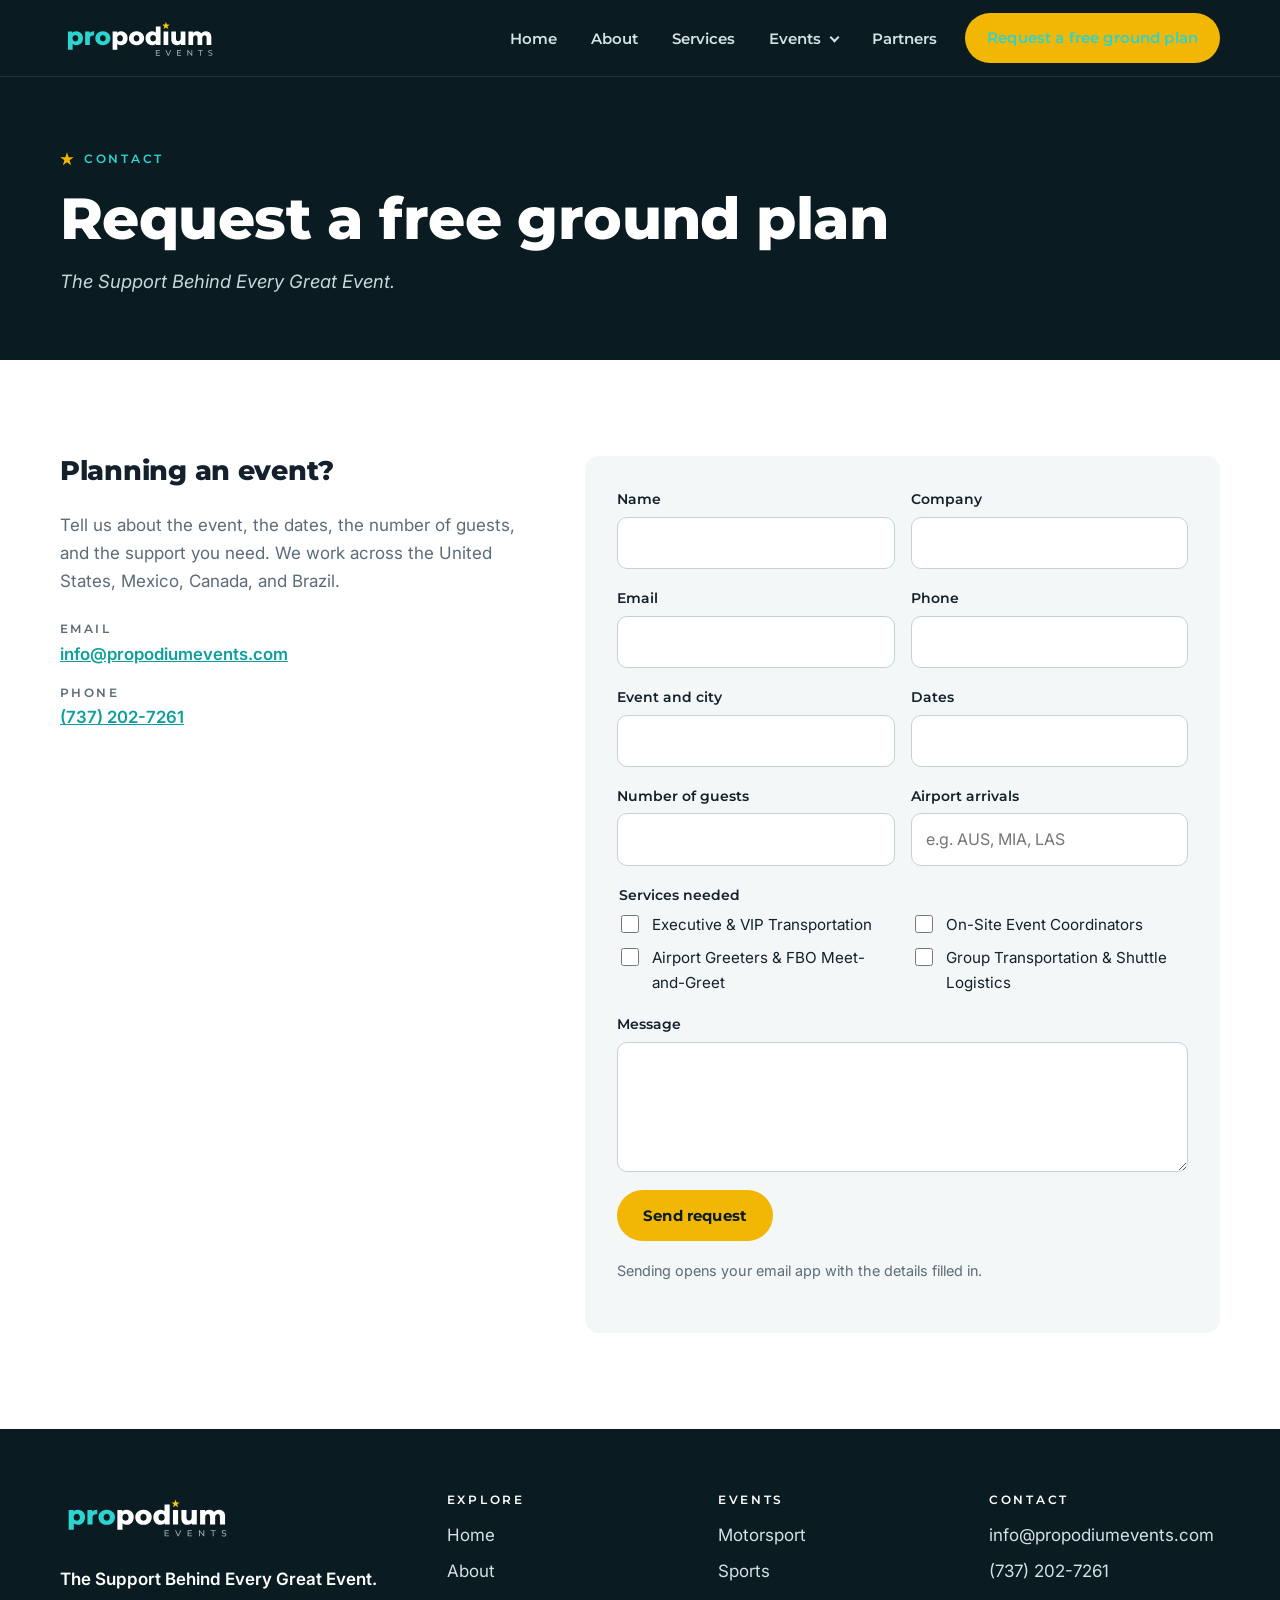
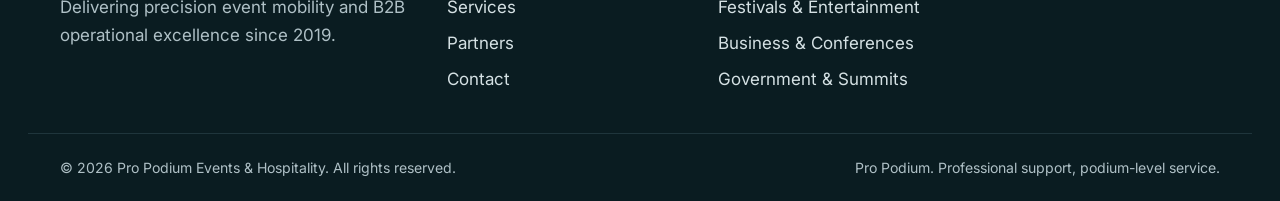
<file: contact.html>
<!doctype html>
<html lang="en">
<head>
<meta charset="utf-8">
<meta name="viewport" content="width=device-width, initial-scale=1, viewport-fit=cover">
<title>Contact | Pro Podium Events &amp; Hospitality</title>
<meta name="description" content="Contact Pro Podium Events &amp; Hospitality for executive transportation, on-site event coordination, airport greeters and group transportation.">
<link rel="canonical" href="https://www.propodiumevents.com/contact.html">
<meta name="theme-color" content="#0A1C21">
<meta property="og:type" content="website">
<meta property="og:site_name" content="Pro Podium Events &amp; Hospitality">
<meta property="og:title" content="Contact | Pro Podium Events &amp; Hospitality">
<meta property="og:description" content="Contact Pro Podium Events &amp; Hospitality for executive transportation, on-site event coordination, airport greeters and group transportation.">
<meta property="og:url" content="https://www.propodiumevents.com/contact.html">
<meta property="og:image" content="https://www.propodiumevents.com/assets/img/og-image.png">
<meta name="twitter:card" content="summary_large_image">
<link rel="icon" href="favicon.svg" type="image/svg+xml">
<link rel="icon" href="favicon-32.png" sizes="32x32" type="image/png">
<link rel="apple-touch-icon" href="apple-touch-icon.png">
<link rel="manifest" href="site.webmanifest">
<link rel="preconnect" href="https://fonts.googleapis.com"><link rel="preconnect" href="https://fonts.gstatic.com" crossorigin><link rel="stylesheet" href="https://fonts.googleapis.com/css2?family=Inter:wght@400;500;600&family=Montserrat:ital,wght@0,500;0,600;0,700;0,800;1,600;1,700&display=swap">
<link rel="stylesheet" href="assets/css/style.css">

</head>
<body>
<a class="sr-only" href="#main">Skip to content</a>
<header class="site-header">
  <div class="wrap nav">
    <a class="brand" href="./"><span class="sr-only">Pro Podium Events &amp; Hospitality home</span><svg xmlns="http://www.w3.org/2000/svg" viewBox="-12.0 -8 296.7 82" aria-hidden="true" focusable="false"><path d="M18.54243542435424 46.41512915129151Q15.359778597785978 46.41512915129151 13.099630996309962 45.008302583025824Q10.839483394833948 43.601476014760145 9.663284132841328 40.76476014760148Q8.487084870848708 37.928044280442805 8.487084870848708 33.5Q8.487084870848708 29.025830258302584 9.59409594095941 26.18911439114391Q10.70110701107011 23.35239852398524 12.938191881918819 21.968634686346864Q15.175276752767527 20.584870848708487 18.54243542435424 20.584870848708487Q21.95571955719557 20.584870848708487 24.74630996309963 22.176199261992622Q27.53690036900369 23.767527675276753 29.174354243542435 26.650369003690038Q30.81180811808118 29.53321033210332 30.81180811808118 33.5Q30.81180811808118 37.46678966789668 29.174354243542435 40.37269372693727Q27.53690036900369 43.27859778597786 24.74630996309963 44.84686346863468Q21.95571955719557 46.41512915129151 18.54243542435424 46.41512915129151ZM2.8136531365313653 54.94833948339483V21.0H11.162361623616237V25.243542435424356L11.116236162361623 33.5L11.57749077490775 41.80258302583026V54.94833948339483ZM16.69741697416974 39.450184501845015Q18.173431734317344 39.450184501845015 19.349630996309962 38.75830258302583Q20.525830258302584 38.066420664206646 21.240774907749078 36.72878228782288Q21.95571955719557 35.391143911439116 21.95571955719557 33.5Q21.95571955719557 31.608856088560884 21.240774907749078 30.27121771217712Q20.525830258302584 28.933579335793358 19.349630996309962 28.24169741697417Q18.173431734317344 27.54981549815498 16.69741697416974 27.54981549815498Q15.22140221402214 27.54981549815498 14.04520295202952 28.24169741697417Q12.8690036900369 28.933579335793358 12.154059040590406 30.27121771217712Q11.439114391143912 31.608856088560884 11.439114391143912 33.5Q11.439114391143912 35.391143911439116 12.154059040590406 36.72878228782288Q12.8690036900369 38.066420664206646 14.04520295202952 38.75830258302583Q15.22140221402214 39.450184501845015 16.69741697416974 39.450184501845015Z M34.87084870848708 46.0V21.0H43.21955719557195V28.28782287822878L41.974169741697416 26.21217712177122Q43.08118081180812 23.39852398523985 45.571955719557195 21.99169741697417Q48.062730627306266 20.584870848708487 51.61439114391143 20.584870848708487V28.472324723247233Q51.01476014760147 28.380073800738007 50.57656826568265 28.3570110701107Q50.138376383763834 28.333948339483396 49.630996309963095 28.333948339483396Q46.955719557195565 28.333948339483396 45.29520295202951 29.78690036900369Q43.63468634686347 31.239852398523986 43.63468634686347 34.51476014760148V46.0Z M67.85055350553505 46.41512915129151Q63.74538745387453 46.41512915129151 60.562730627306266 44.75461254612546Q57.380073800738 43.09409594095941 55.55811808118081 40.16512915129151Q53.736162361623606 37.23616236162361 53.736162361623606 33.45387453874539Q53.736162361623606 29.671586715867157 55.55811808118081 26.76568265682657Q57.380073800738 23.85977859778598 60.562730627306266 22.222324723247233Q63.74538745387453 20.584870848708487 67.85055350553505 20.584870848708487Q71.95571955719556 20.584870848708487 75.16143911439113 22.222324723247233Q78.36715867158671 23.85977859778598 80.1660516605166 26.76568265682657Q81.9649446494465 29.671586715867157 81.9649446494465 33.45387453874539Q81.9649446494465 37.23616236162361 80.1660516605166 40.16512915129151Q78.36715867158671 43.09409594095941 75.16143911439113 44.75461254612546Q71.95571955719556 46.41512915129151 67.85055350553505 46.41512915129151ZM67.85055350553505 39.450184501845015Q69.37269372693726 39.450184501845015 70.54889298892988 38.75830258302583Q71.7250922509225 38.066420664206646 72.41697416974169 36.70571955719558Q73.10885608856088 35.345018450184504 73.10885608856088 33.45387453874539Q73.10885608856088 31.562730627306273 72.41697416974169 30.248154981549817Q71.7250922509225 28.933579335793358 70.54889298892988 28.24169741697417Q69.37269372693726 27.54981549815498 67.85055350553505 27.54981549815498Q66.37453874538744 27.54981549815498 65.19833948339482 28.24169741697417Q64.02214022140221 28.933579335793358 63.30719557195572 30.248154981549817Q62.592250922509216 31.562730627306273 62.592250922509216 33.45387453874539Q62.592250922509216 35.345018450184504 63.30719557195572 36.70571955719558Q64.02214022140221 38.066420664206646 65.19833948339482 38.75830258302583Q66.37453874538744 39.450184501845015 67.85055350553505 39.450184501845015Z" fill="#2CD4CF"/><path d="M101.75276752767527 46.41512915129151Q98.57011070110701 46.41512915129151 96.309963099631 45.008302583025824Q94.04981549815498 43.601476014760145 92.87361623616236 40.76476014760148Q91.69741697416974 37.928044280442805 91.69741697416974 33.5Q91.69741697416974 29.025830258302584 92.80442804428044 26.18911439114391Q93.91143911439114 23.35239852398524 96.14852398523985 21.968634686346864Q98.38560885608857 20.584870848708487 101.75276752767527 20.584870848708487Q105.16605166051662 20.584870848708487 107.95664206642067 22.176199261992622Q110.74723247232473 23.767527675276753 112.38468634686348 26.650369003690038Q114.02214022140222 29.53321033210332 114.02214022140222 33.5Q114.02214022140222 37.46678966789668 112.38468634686348 40.37269372693727Q110.74723247232473 43.27859778597786 107.95664206642067 44.84686346863468Q105.16605166051662 46.41512915129151 101.75276752767527 46.41512915129151ZM86.02398523985241 54.94833948339483V21.0H94.37269372693727V25.243542435424356L94.32656826568265 33.5L94.78782287822878 41.80258302583026V54.94833948339483ZM99.90774907749078 39.450184501845015Q101.38376383763838 39.450184501845015 102.559963099631 38.75830258302583Q103.73616236162363 38.066420664206646 104.45110701107012 36.72878228782288Q105.16605166051662 35.391143911439116 105.16605166051662 33.5Q105.16605166051662 31.608856088560884 104.45110701107012 30.27121771217712Q103.73616236162363 28.933579335793358 102.559963099631 28.24169741697417Q101.38376383763838 27.54981549815498 99.90774907749078 27.54981549815498Q98.43173431734317 27.54981549815498 97.25553505535055 28.24169741697417Q96.07933579335794 28.933579335793358 95.36439114391145 30.27121771217712Q94.64944649446495 31.608856088560884 94.64944649446495 33.5Q94.64944649446495 35.391143911439116 95.36439114391145 36.72878228782288Q96.07933579335794 38.066420664206646 97.25553505535055 38.75830258302583Q98.43173431734317 39.450184501845015 99.90774907749078 39.450184501845015Z M130.62730627306274 46.41512915129151Q126.52214022140221 46.41512915129151 123.33948339483395 44.75461254612546Q120.15682656826569 43.09409594095941 118.33487084870849 40.16512915129151Q116.5129151291513 37.23616236162361 116.5129151291513 33.45387453874539Q116.5129151291513 29.671586715867157 118.33487084870849 26.76568265682657Q120.15682656826569 23.85977859778598 123.33948339483395 22.222324723247233Q126.52214022140221 20.584870848708487 130.62730627306274 20.584870848708487Q134.73247232472323 20.584870848708487 137.9381918819188 22.222324723247233Q141.1439114391144 23.85977859778598 142.94280442804427 26.76568265682657Q144.74169741697418 29.671586715867157 144.74169741697418 33.45387453874539Q144.74169741697418 37.23616236162361 142.94280442804427 40.16512915129151Q141.1439114391144 43.09409594095941 137.9381918819188 44.75461254612546Q134.73247232472323 46.41512915129151 130.62730627306274 46.41512915129151ZM130.62730627306274 39.450184501845015Q132.14944649446494 39.450184501845015 133.32564575645756 38.75830258302583Q134.50184501845018 38.066420664206646 135.1937269372694 36.70571955719558Q135.88560885608857 35.345018450184504 135.88560885608857 33.45387453874539Q135.88560885608857 31.562730627306273 135.1937269372694 30.248154981549817Q134.50184501845018 28.933579335793358 133.32564575645756 28.24169741697417Q132.14944649446494 27.54981549815498 130.62730627306274 27.54981549815498Q129.15129151291512 27.54981549815498 127.9750922509225 28.24169741697417Q126.7988929889299 28.933579335793358 126.0839483394834 30.248154981549817Q125.3690036900369 31.562730627306273 125.3690036900369 33.45387453874539Q125.3690036900369 35.345018450184504 126.0839483394834 36.70571955719558Q126.7988929889299 38.066420664206646 127.9750922509225 38.75830258302583Q129.15129151291512 39.450184501845015 130.62730627306274 39.450184501845015Z M159.68634686346866 46.41512915129151Q156.27306273062732 46.41512915129151 153.48247232472326 44.82380073800738Q150.6918819188192 43.23247232472325 149.03136531365317 40.34963099630996Q147.3708487084871 37.46678966789668 147.3708487084871 33.45387453874539Q147.3708487084871 29.487084870848708 149.03136531365317 26.604243542435427Q150.6918819188192 23.72140221402214 153.48247232472326 22.153136531365313Q156.27306273062732 20.584870848708487 159.68634686346866 20.584870848708487Q162.91512915129152 20.584870848708487 165.15221402214024 21.968634686346864Q167.38929889298893 23.35239852398524 168.54243542435427 26.21217712177122Q169.69557195571957 29.071955719557195 169.69557195571957 33.45387453874539Q169.69557195571957 37.928044280442805 168.58856088560887 40.78782287822878Q167.48154981549817 43.64760147601476 165.26752767527677 45.03136531365314Q163.05350553505536 46.41512915129151 159.68634686346866 46.41512915129151ZM161.53136531365314 39.450184501845015Q163.00738007380076 39.450184501845015 164.18357933579335 38.75830258302583Q165.35977859778598 38.066420664206646 166.05166051660518 36.70571955719558Q166.74354243542436 35.345018450184504 166.74354243542436 33.45387453874539Q166.74354243542436 31.562730627306273 166.05166051660518 30.248154981549817Q165.35977859778598 28.933579335793358 164.18357933579335 28.24169741697417Q163.00738007380076 27.54981549815498 161.53136531365314 27.54981549815498Q160.00922509225094 27.54981549815498 158.83302583025832 28.24169741697417Q157.6568265682657 28.933579335793358 156.96494464944652 30.248154981549817Q156.27306273062732 31.562730627306273 156.27306273062732 33.45387453874539Q156.27306273062732 35.345018450184504 156.96494464944652 36.70571955719558Q157.6568265682657 38.066420664206646 158.83302583025832 38.75830258302583Q160.00922509225094 39.450184501845015 161.53136531365314 39.450184501845015ZM167.02029520295204 46.0V41.710332103321036L167.06642066420665 33.45387453874539L166.60516605166052 25.19741697416974V11.774907749077492H175.36900369003692V46.0Z M180.99630996309963 46.0V21.0H189.760147601476V46.0Z M205.950184501845 46.41512915129151Q202.90590405904058 46.41512915129151 200.48431734317342 45.215867158671585Q198.06273062730625 44.01660516605166 196.70202952029518 41.45664206642066Q195.34132841328412 38.896678966789665 195.34132841328412 34.9760147601476V21.0H204.10516605166052V33.54612546125461Q204.10516605166052 36.452029520295206 205.1891143911439 37.69741697416974Q206.2730627306273 38.94280442804428 208.25645756457564 38.94280442804428Q209.5479704797048 38.94280442804428 210.60885608856086 38.343173431734314Q211.66974169741695 37.74354243542435 212.31549815498153 36.428966789667896Q212.9612546125461 35.11439114391144 212.9612546125461 33.03874538745387V21.0H221.7250922509225V46.0H213.37638376383762V38.94280442804428L214.99077490774906 40.92619926199262Q213.6992619926199 43.693726937269375 211.25461254612543 45.05442804428044Q208.80996309963098 46.41512915129151 205.950184501845 46.41512915129151Z M227.35239852398524 46.0V21.0H235.70110701107012V27.964944649446494L234.04059040590406 25.981549815498155Q235.42435424354244 23.30627306273063 237.8228782287823 21.945571955719558Q240.22140221402213 20.584870848708487 243.17343173431735 20.584870848708487Q246.54059040590406 20.584870848708487 249.10055350553506 22.314575645756456Q251.66051660516604 24.04428044280443 252.5369003690037 27.68819188191882L249.6771217712177 27.088560885608857Q251.01476014760146 24.04428044280443 253.7130996309963 22.314575645756456Q256.41143911439116 20.584870848708487 259.9169741697417 20.584870848708487Q262.8228782287823 20.584870848708487 265.1060885608856 21.761070110701105Q267.3892988929889 22.937269372693727 268.70387453874537 25.381918819188193Q270.01845018450183 27.826568265682656 270.01845018450183 31.70110701107011V46.0H261.2546125461255V33.1309963099631Q261.2546125461255 30.45571955719557 260.239852398524 29.23339483394834Q259.2250922509225 28.01107011070111 257.47232472324725 28.01107011070111Q256.2269372693727 28.01107011070111 255.21217712177122 28.61070110701107Q254.19741697416973 29.210332103321033 253.6439114391144 30.432656826568262Q253.09040590405903 31.654981549815496 253.09040590405903 33.59225092250922V46.0H244.32656826568265V33.1309963099631Q244.32656826568265 30.45571955719557 243.33487084870848 29.23339483394834Q242.34317343173433 28.01107011070111 240.54428044280442 28.01107011070111Q239.25276752767527 28.01107011070111 238.2610701107011 28.61070110701107Q237.26937269372692 29.210332103321033 236.69280442804427 30.432656826568262Q236.11623616236162 31.654981549815496 236.11623616236162 33.59225092250922V46.0Z" fill="#FFFFFF"/><path d="M185.40 3.30 L187.18 8.05 L192.25 8.28 L188.28 11.43 L189.63 16.32 L185.40 13.52 L181.17 16.32 L182.53 11.43 L178.55 8.28 L183.62 8.05Z" fill="#FFC61A"/><path d="M166.73485239852397 66.0V55.5H174.144852398524V56.805H168.23485239852397V64.695H174.35485239852397V66.0ZM168.09985239852398 61.305V60.03H173.49985239852398V61.305Z M189.11485239852396 66.0 184.494852398524 55.5H186.11485239852396L190.35985239852397 65.19H189.42985239852396L193.70485239852397 55.5H195.20485239852397L190.59985239852398 66.0Z M206.06485239852395 66.0V55.5H213.47485239852398V56.805H207.56485239852395V64.695H213.68485239852396V66.0ZM207.42985239852396 61.305V60.03H212.82985239852397V61.305Z M225.41485239852395 66.0V55.5H226.64485239852397L233.58985239852396 64.125H232.94485239852395V55.5H234.44485239852395V66.0H233.21485239852396L226.26985239852397 57.375H226.91485239852395V66.0Z M248.97985239852395 66.0V56.805H245.37985239852395V55.5H254.06485239852395V56.805H250.46485239852396V66.0Z M268.05985239852396 66.12Q266.85985239852397 66.12 265.764852398524 65.7525Q264.669852398524 65.385 264.039852398524 64.8L264.594852398524 63.63Q265.19485239852395 64.155 266.12485239852396 64.5Q267.05485239852396 64.845 268.05985239852396 64.845Q268.974852398524 64.845 269.544852398524 64.63499999999999Q270.11485239852396 64.425 270.384852398524 64.0575Q270.654852398524 63.69 270.654852398524 63.225Q270.654852398524 62.685 270.30235239852396 62.355000000000004Q269.94985239852394 62.025 269.38735239852394 61.8225Q268.82485239852394 61.62 268.149852398524 61.47Q267.474852398524 61.32 266.792352398524 61.1175Q266.10985239852397 60.915 265.54735239852397 60.599999999999994Q264.98485239852397 60.285 264.639852398524 59.7525Q264.294852398524 59.22 264.294852398524 58.38Q264.294852398524 57.57 264.722352398524 56.8875Q265.149852398524 56.205 266.042352398524 55.792500000000004Q266.93485239852396 55.38 268.31485239852395 55.38Q269.229852398524 55.38 270.129852398524 55.620000000000005Q271.029852398524 55.86 271.68985239852395 56.31L271.19485239852395 57.51Q270.519852398524 57.06 269.769852398524 56.8575Q269.019852398524 56.655 268.31485239852395 56.655Q267.42985239852396 56.655 266.85985239852397 56.88Q266.289852398524 57.105000000000004 266.02735239852393 57.480000000000004Q265.76485239852394 57.855000000000004 265.76485239852394 58.32Q265.76485239852394 58.875 266.11735239852396 59.205Q266.469852398524 59.535 267.032352398524 59.73Q267.594852398524 59.925 268.269852398524 60.082499999999996Q268.94485239852395 60.24 269.62735239852395 60.435Q270.30985239852396 60.63 270.87235239852396 60.945Q271.43485239852396 61.26 271.779852398524 61.785Q272.12485239852396 62.31 272.12485239852396 63.135Q272.12485239852396 63.93 271.68985239852395 64.6125Q271.25485239852395 65.295 270.347352398524 65.70750000000001Q269.43985239852395 66.12 268.05985239852396 66.12Z" fill="#9FB3BD"/></svg>
</a>
    <button class="menu-toggle" type="button" aria-expanded="false" aria-controls="nav-links-contact">Menu</button>
    <ul class="nav-links" id="nav-links-contact">
      <li><a href="./">Home</a></li>
      <li><a href="about.html">About</a></li>
      <li><a href="services.html">Services</a></li>
      <li class="has-sub"><a href="events.html">Events <span class="caret" aria-hidden="true"></span></a><ul class="sub" aria-label="Events"><li><a href="events.html">All events</a></li><li><a href="events/motorsport.html">Motorsport</a></li><li><a href="events/sports.html">Sports</a></li><li><a href="events/festivals.html">Festivals & Entertainment</a></li><li><a href="events/business.html">Business & Conferences</a></li><li><a href="events/government.html">Government & Summits</a></li></ul></li>
      <li><a href="partners.html">Partners</a></li>
      <li><a class="btn btn-gold" href="contact.html" aria-current="page">Request a free ground plan</a></li>
    </ul>
  </div>
</header>
<main id="main">
<section class="page-hero"><div class="wrap">
  <span class="eyebrow"><span class="star" aria-hidden="true"></span>Contact</span>
  <h1>Request a free ground plan</h1>
  <p>The Support Behind Every Great Event.</p>
</div></section>
<section class="section"><div class="wrap contact-grid">
  <div class="contact-info">
    <h2>Planning an event?</h2>
    <p>Tell us about the event, the dates, the number of guests, and the support you need. We work across the United States, Mexico, Canada, and Brazil.</p>
    <dl class="contact-lines">
      <div><dt>Email</dt><dd><a href="mailto:info@propodiumevents.com">info@propodiumevents.com</a></dd></div>
      <div><dt>Phone</dt><dd><a href="tel:+17372027261">(737) 202-7261</a></dd></div>
    </dl>
  </div>
  <form class="form" id="contact-form" novalidate>
    <div class="form-row">
      <div class="field"><label for="f-name">Name</label><input id="f-name" name="name" autocomplete="name" required></div>
      <div class="field"><label for="f-company">Company</label><input id="f-company" name="company" autocomplete="organization"></div>
    </div>
    <div class="form-row">
      <div class="field"><label for="f-email">Email</label><input id="f-email" name="email" type="email" autocomplete="email" required></div>
      <div class="field"><label for="f-phone">Phone</label><input id="f-phone" name="phone" type="tel" autocomplete="tel"></div>
    </div>
    <div class="form-row">
      <div class="field"><label for="f-event">Event and city</label><input id="f-event" name="event"></div>
      <div class="field"><label for="f-dates">Dates</label><input id="f-dates" name="dates"></div>
    </div>
    <div class="form-row">
      <div class="field"><label for="f-guests">Number of guests</label><input id="f-guests" name="guests" inputmode="numeric"></div>
      <div class="field"><label for="f-airport">Airport arrivals</label><input id="f-airport" name="airport" placeholder="e.g. AUS, MIA, LAS"></div>
    </div>
    <fieldset class="field"><legend>Services needed</legend><div class="checks"><label><input type="checkbox" name="services" value="Executive &amp; VIP Transportation" id="svc-0"> Executive &amp; VIP Transportation</label><label><input type="checkbox" name="services" value="On-Site Event Coordinators" id="svc-1"> On-Site Event Coordinators</label><label><input type="checkbox" name="services" value="Airport Greeters &amp; FBO Meet-and-Greet" id="svc-2"> Airport Greeters &amp; FBO Meet-and-Greet</label><label><input type="checkbox" name="services" value="Group Transportation &amp; Shuttle Logistics" id="svc-3"> Group Transportation &amp; Shuttle Logistics</label></div></fieldset>
    <div class="field"><label for="f-message">Message</label><textarea id="f-message" name="message"></textarea></div>
    <div><button class="btn btn-gold" type="submit">Send request</button></div>
    <p class="form-note">Sending opens your email app with the details filled in.</p>
    <p class="form-status" id="form-status" role="status" aria-live="polite"></p>
  </form>
</div></section>
</main>
<footer class="site-footer">
  <div class="wrap footer-grid">
    <div>
      <a class="brand" href="./"><span class="sr-only">Pro Podium Events &amp; Hospitality home</span><svg xmlns="http://www.w3.org/2000/svg" viewBox="-12.0 -8 296.7 82" aria-hidden="true" focusable="false"><path d="M18.54243542435424 46.41512915129151Q15.359778597785978 46.41512915129151 13.099630996309962 45.008302583025824Q10.839483394833948 43.601476014760145 9.663284132841328 40.76476014760148Q8.487084870848708 37.928044280442805 8.487084870848708 33.5Q8.487084870848708 29.025830258302584 9.59409594095941 26.18911439114391Q10.70110701107011 23.35239852398524 12.938191881918819 21.968634686346864Q15.175276752767527 20.584870848708487 18.54243542435424 20.584870848708487Q21.95571955719557 20.584870848708487 24.74630996309963 22.176199261992622Q27.53690036900369 23.767527675276753 29.174354243542435 26.650369003690038Q30.81180811808118 29.53321033210332 30.81180811808118 33.5Q30.81180811808118 37.46678966789668 29.174354243542435 40.37269372693727Q27.53690036900369 43.27859778597786 24.74630996309963 44.84686346863468Q21.95571955719557 46.41512915129151 18.54243542435424 46.41512915129151ZM2.8136531365313653 54.94833948339483V21.0H11.162361623616237V25.243542435424356L11.116236162361623 33.5L11.57749077490775 41.80258302583026V54.94833948339483ZM16.69741697416974 39.450184501845015Q18.173431734317344 39.450184501845015 19.349630996309962 38.75830258302583Q20.525830258302584 38.066420664206646 21.240774907749078 36.72878228782288Q21.95571955719557 35.391143911439116 21.95571955719557 33.5Q21.95571955719557 31.608856088560884 21.240774907749078 30.27121771217712Q20.525830258302584 28.933579335793358 19.349630996309962 28.24169741697417Q18.173431734317344 27.54981549815498 16.69741697416974 27.54981549815498Q15.22140221402214 27.54981549815498 14.04520295202952 28.24169741697417Q12.8690036900369 28.933579335793358 12.154059040590406 30.27121771217712Q11.439114391143912 31.608856088560884 11.439114391143912 33.5Q11.439114391143912 35.391143911439116 12.154059040590406 36.72878228782288Q12.8690036900369 38.066420664206646 14.04520295202952 38.75830258302583Q15.22140221402214 39.450184501845015 16.69741697416974 39.450184501845015Z M34.87084870848708 46.0V21.0H43.21955719557195V28.28782287822878L41.974169741697416 26.21217712177122Q43.08118081180812 23.39852398523985 45.571955719557195 21.99169741697417Q48.062730627306266 20.584870848708487 51.61439114391143 20.584870848708487V28.472324723247233Q51.01476014760147 28.380073800738007 50.57656826568265 28.3570110701107Q50.138376383763834 28.333948339483396 49.630996309963095 28.333948339483396Q46.955719557195565 28.333948339483396 45.29520295202951 29.78690036900369Q43.63468634686347 31.239852398523986 43.63468634686347 34.51476014760148V46.0Z M67.85055350553505 46.41512915129151Q63.74538745387453 46.41512915129151 60.562730627306266 44.75461254612546Q57.380073800738 43.09409594095941 55.55811808118081 40.16512915129151Q53.736162361623606 37.23616236162361 53.736162361623606 33.45387453874539Q53.736162361623606 29.671586715867157 55.55811808118081 26.76568265682657Q57.380073800738 23.85977859778598 60.562730627306266 22.222324723247233Q63.74538745387453 20.584870848708487 67.85055350553505 20.584870848708487Q71.95571955719556 20.584870848708487 75.16143911439113 22.222324723247233Q78.36715867158671 23.85977859778598 80.1660516605166 26.76568265682657Q81.9649446494465 29.671586715867157 81.9649446494465 33.45387453874539Q81.9649446494465 37.23616236162361 80.1660516605166 40.16512915129151Q78.36715867158671 43.09409594095941 75.16143911439113 44.75461254612546Q71.95571955719556 46.41512915129151 67.85055350553505 46.41512915129151ZM67.85055350553505 39.450184501845015Q69.37269372693726 39.450184501845015 70.54889298892988 38.75830258302583Q71.7250922509225 38.066420664206646 72.41697416974169 36.70571955719558Q73.10885608856088 35.345018450184504 73.10885608856088 33.45387453874539Q73.10885608856088 31.562730627306273 72.41697416974169 30.248154981549817Q71.7250922509225 28.933579335793358 70.54889298892988 28.24169741697417Q69.37269372693726 27.54981549815498 67.85055350553505 27.54981549815498Q66.37453874538744 27.54981549815498 65.19833948339482 28.24169741697417Q64.02214022140221 28.933579335793358 63.30719557195572 30.248154981549817Q62.592250922509216 31.562730627306273 62.592250922509216 33.45387453874539Q62.592250922509216 35.345018450184504 63.30719557195572 36.70571955719558Q64.02214022140221 38.066420664206646 65.19833948339482 38.75830258302583Q66.37453874538744 39.450184501845015 67.85055350553505 39.450184501845015Z" fill="#2CD4CF"/><path d="M101.75276752767527 46.41512915129151Q98.57011070110701 46.41512915129151 96.309963099631 45.008302583025824Q94.04981549815498 43.601476014760145 92.87361623616236 40.76476014760148Q91.69741697416974 37.928044280442805 91.69741697416974 33.5Q91.69741697416974 29.025830258302584 92.80442804428044 26.18911439114391Q93.91143911439114 23.35239852398524 96.14852398523985 21.968634686346864Q98.38560885608857 20.584870848708487 101.75276752767527 20.584870848708487Q105.16605166051662 20.584870848708487 107.95664206642067 22.176199261992622Q110.74723247232473 23.767527675276753 112.38468634686348 26.650369003690038Q114.02214022140222 29.53321033210332 114.02214022140222 33.5Q114.02214022140222 37.46678966789668 112.38468634686348 40.37269372693727Q110.74723247232473 43.27859778597786 107.95664206642067 44.84686346863468Q105.16605166051662 46.41512915129151 101.75276752767527 46.41512915129151ZM86.02398523985241 54.94833948339483V21.0H94.37269372693727V25.243542435424356L94.32656826568265 33.5L94.78782287822878 41.80258302583026V54.94833948339483ZM99.90774907749078 39.450184501845015Q101.38376383763838 39.450184501845015 102.559963099631 38.75830258302583Q103.73616236162363 38.066420664206646 104.45110701107012 36.72878228782288Q105.16605166051662 35.391143911439116 105.16605166051662 33.5Q105.16605166051662 31.608856088560884 104.45110701107012 30.27121771217712Q103.73616236162363 28.933579335793358 102.559963099631 28.24169741697417Q101.38376383763838 27.54981549815498 99.90774907749078 27.54981549815498Q98.43173431734317 27.54981549815498 97.25553505535055 28.24169741697417Q96.07933579335794 28.933579335793358 95.36439114391145 30.27121771217712Q94.64944649446495 31.608856088560884 94.64944649446495 33.5Q94.64944649446495 35.391143911439116 95.36439114391145 36.72878228782288Q96.07933579335794 38.066420664206646 97.25553505535055 38.75830258302583Q98.43173431734317 39.450184501845015 99.90774907749078 39.450184501845015Z M130.62730627306274 46.41512915129151Q126.52214022140221 46.41512915129151 123.33948339483395 44.75461254612546Q120.15682656826569 43.09409594095941 118.33487084870849 40.16512915129151Q116.5129151291513 37.23616236162361 116.5129151291513 33.45387453874539Q116.5129151291513 29.671586715867157 118.33487084870849 26.76568265682657Q120.15682656826569 23.85977859778598 123.33948339483395 22.222324723247233Q126.52214022140221 20.584870848708487 130.62730627306274 20.584870848708487Q134.73247232472323 20.584870848708487 137.9381918819188 22.222324723247233Q141.1439114391144 23.85977859778598 142.94280442804427 26.76568265682657Q144.74169741697418 29.671586715867157 144.74169741697418 33.45387453874539Q144.74169741697418 37.23616236162361 142.94280442804427 40.16512915129151Q141.1439114391144 43.09409594095941 137.9381918819188 44.75461254612546Q134.73247232472323 46.41512915129151 130.62730627306274 46.41512915129151ZM130.62730627306274 39.450184501845015Q132.14944649446494 39.450184501845015 133.32564575645756 38.75830258302583Q134.50184501845018 38.066420664206646 135.1937269372694 36.70571955719558Q135.88560885608857 35.345018450184504 135.88560885608857 33.45387453874539Q135.88560885608857 31.562730627306273 135.1937269372694 30.248154981549817Q134.50184501845018 28.933579335793358 133.32564575645756 28.24169741697417Q132.14944649446494 27.54981549815498 130.62730627306274 27.54981549815498Q129.15129151291512 27.54981549815498 127.9750922509225 28.24169741697417Q126.7988929889299 28.933579335793358 126.0839483394834 30.248154981549817Q125.3690036900369 31.562730627306273 125.3690036900369 33.45387453874539Q125.3690036900369 35.345018450184504 126.0839483394834 36.70571955719558Q126.7988929889299 38.066420664206646 127.9750922509225 38.75830258302583Q129.15129151291512 39.450184501845015 130.62730627306274 39.450184501845015Z M159.68634686346866 46.41512915129151Q156.27306273062732 46.41512915129151 153.48247232472326 44.82380073800738Q150.6918819188192 43.23247232472325 149.03136531365317 40.34963099630996Q147.3708487084871 37.46678966789668 147.3708487084871 33.45387453874539Q147.3708487084871 29.487084870848708 149.03136531365317 26.604243542435427Q150.6918819188192 23.72140221402214 153.48247232472326 22.153136531365313Q156.27306273062732 20.584870848708487 159.68634686346866 20.584870848708487Q162.91512915129152 20.584870848708487 165.15221402214024 21.968634686346864Q167.38929889298893 23.35239852398524 168.54243542435427 26.21217712177122Q169.69557195571957 29.071955719557195 169.69557195571957 33.45387453874539Q169.69557195571957 37.928044280442805 168.58856088560887 40.78782287822878Q167.48154981549817 43.64760147601476 165.26752767527677 45.03136531365314Q163.05350553505536 46.41512915129151 159.68634686346866 46.41512915129151ZM161.53136531365314 39.450184501845015Q163.00738007380076 39.450184501845015 164.18357933579335 38.75830258302583Q165.35977859778598 38.066420664206646 166.05166051660518 36.70571955719558Q166.74354243542436 35.345018450184504 166.74354243542436 33.45387453874539Q166.74354243542436 31.562730627306273 166.05166051660518 30.248154981549817Q165.35977859778598 28.933579335793358 164.18357933579335 28.24169741697417Q163.00738007380076 27.54981549815498 161.53136531365314 27.54981549815498Q160.00922509225094 27.54981549815498 158.83302583025832 28.24169741697417Q157.6568265682657 28.933579335793358 156.96494464944652 30.248154981549817Q156.27306273062732 31.562730627306273 156.27306273062732 33.45387453874539Q156.27306273062732 35.345018450184504 156.96494464944652 36.70571955719558Q157.6568265682657 38.066420664206646 158.83302583025832 38.75830258302583Q160.00922509225094 39.450184501845015 161.53136531365314 39.450184501845015ZM167.02029520295204 46.0V41.710332103321036L167.06642066420665 33.45387453874539L166.60516605166052 25.19741697416974V11.774907749077492H175.36900369003692V46.0Z M180.99630996309963 46.0V21.0H189.760147601476V46.0Z M205.950184501845 46.41512915129151Q202.90590405904058 46.41512915129151 200.48431734317342 45.215867158671585Q198.06273062730625 44.01660516605166 196.70202952029518 41.45664206642066Q195.34132841328412 38.896678966789665 195.34132841328412 34.9760147601476V21.0H204.10516605166052V33.54612546125461Q204.10516605166052 36.452029520295206 205.1891143911439 37.69741697416974Q206.2730627306273 38.94280442804428 208.25645756457564 38.94280442804428Q209.5479704797048 38.94280442804428 210.60885608856086 38.343173431734314Q211.66974169741695 37.74354243542435 212.31549815498153 36.428966789667896Q212.9612546125461 35.11439114391144 212.9612546125461 33.03874538745387V21.0H221.7250922509225V46.0H213.37638376383762V38.94280442804428L214.99077490774906 40.92619926199262Q213.6992619926199 43.693726937269375 211.25461254612543 45.05442804428044Q208.80996309963098 46.41512915129151 205.950184501845 46.41512915129151Z M227.35239852398524 46.0V21.0H235.70110701107012V27.964944649446494L234.04059040590406 25.981549815498155Q235.42435424354244 23.30627306273063 237.8228782287823 21.945571955719558Q240.22140221402213 20.584870848708487 243.17343173431735 20.584870848708487Q246.54059040590406 20.584870848708487 249.10055350553506 22.314575645756456Q251.66051660516604 24.04428044280443 252.5369003690037 27.68819188191882L249.6771217712177 27.088560885608857Q251.01476014760146 24.04428044280443 253.7130996309963 22.314575645756456Q256.41143911439116 20.584870848708487 259.9169741697417 20.584870848708487Q262.8228782287823 20.584870848708487 265.1060885608856 21.761070110701105Q267.3892988929889 22.937269372693727 268.70387453874537 25.381918819188193Q270.01845018450183 27.826568265682656 270.01845018450183 31.70110701107011V46.0H261.2546125461255V33.1309963099631Q261.2546125461255 30.45571955719557 260.239852398524 29.23339483394834Q259.2250922509225 28.01107011070111 257.47232472324725 28.01107011070111Q256.2269372693727 28.01107011070111 255.21217712177122 28.61070110701107Q254.19741697416973 29.210332103321033 253.6439114391144 30.432656826568262Q253.09040590405903 31.654981549815496 253.09040590405903 33.59225092250922V46.0H244.32656826568265V33.1309963099631Q244.32656826568265 30.45571955719557 243.33487084870848 29.23339483394834Q242.34317343173433 28.01107011070111 240.54428044280442 28.01107011070111Q239.25276752767527 28.01107011070111 238.2610701107011 28.61070110701107Q237.26937269372692 29.210332103321033 236.69280442804427 30.432656826568262Q236.11623616236162 31.654981549815496 236.11623616236162 33.59225092250922V46.0Z" fill="#FFFFFF"/><path d="M185.40 3.30 L187.18 8.05 L192.25 8.28 L188.28 11.43 L189.63 16.32 L185.40 13.52 L181.17 16.32 L182.53 11.43 L178.55 8.28 L183.62 8.05Z" fill="#FFC61A"/><path d="M166.73485239852397 66.0V55.5H174.144852398524V56.805H168.23485239852397V64.695H174.35485239852397V66.0ZM168.09985239852398 61.305V60.03H173.49985239852398V61.305Z M189.11485239852396 66.0 184.494852398524 55.5H186.11485239852396L190.35985239852397 65.19H189.42985239852396L193.70485239852397 55.5H195.20485239852397L190.59985239852398 66.0Z M206.06485239852395 66.0V55.5H213.47485239852398V56.805H207.56485239852395V64.695H213.68485239852396V66.0ZM207.42985239852396 61.305V60.03H212.82985239852397V61.305Z M225.41485239852395 66.0V55.5H226.64485239852397L233.58985239852396 64.125H232.94485239852395V55.5H234.44485239852395V66.0H233.21485239852396L226.26985239852397 57.375H226.91485239852395V66.0Z M248.97985239852395 66.0V56.805H245.37985239852395V55.5H254.06485239852395V56.805H250.46485239852396V66.0Z M268.05985239852396 66.12Q266.85985239852397 66.12 265.764852398524 65.7525Q264.669852398524 65.385 264.039852398524 64.8L264.594852398524 63.63Q265.19485239852395 64.155 266.12485239852396 64.5Q267.05485239852396 64.845 268.05985239852396 64.845Q268.974852398524 64.845 269.544852398524 64.63499999999999Q270.11485239852396 64.425 270.384852398524 64.0575Q270.654852398524 63.69 270.654852398524 63.225Q270.654852398524 62.685 270.30235239852396 62.355000000000004Q269.94985239852394 62.025 269.38735239852394 61.8225Q268.82485239852394 61.62 268.149852398524 61.47Q267.474852398524 61.32 266.792352398524 61.1175Q266.10985239852397 60.915 265.54735239852397 60.599999999999994Q264.98485239852397 60.285 264.639852398524 59.7525Q264.294852398524 59.22 264.294852398524 58.38Q264.294852398524 57.57 264.722352398524 56.8875Q265.149852398524 56.205 266.042352398524 55.792500000000004Q266.93485239852396 55.38 268.31485239852395 55.38Q269.229852398524 55.38 270.129852398524 55.620000000000005Q271.029852398524 55.86 271.68985239852395 56.31L271.19485239852395 57.51Q270.519852398524 57.06 269.769852398524 56.8575Q269.019852398524 56.655 268.31485239852395 56.655Q267.42985239852396 56.655 266.85985239852397 56.88Q266.289852398524 57.105000000000004 266.02735239852393 57.480000000000004Q265.76485239852394 57.855000000000004 265.76485239852394 58.32Q265.76485239852394 58.875 266.11735239852396 59.205Q266.469852398524 59.535 267.032352398524 59.73Q267.594852398524 59.925 268.269852398524 60.082499999999996Q268.94485239852395 60.24 269.62735239852395 60.435Q270.30985239852396 60.63 270.87235239852396 60.945Q271.43485239852396 61.26 271.779852398524 61.785Q272.12485239852396 62.31 272.12485239852396 63.135Q272.12485239852396 63.93 271.68985239852395 64.6125Q271.25485239852395 65.295 270.347352398524 65.70750000000001Q269.43985239852395 66.12 268.05985239852396 66.12Z" fill="#9FB3BD"/></svg>
</a>
      <p><strong class="footer-tag">The Support Behind Every Great Event.</strong> Delivering precision event mobility and B2B operational excellence since 2019.</p>
    </div>
    <div>
      <h4>Explore</h4>
      <ul>
        <li><a href="./">Home</a></li>
        <li><a href="about.html">About</a></li>
        <li><a href="services.html">Services</a></li>
        <li><a href="partners.html">Partners</a></li>
        <li><a href="contact.html">Contact</a></li>
      </ul>
    </div>
    <div>
      <h4>Events</h4>
      <ul><li><a href="events/motorsport.html">Motorsport</a></li><li><a href="events/sports.html">Sports</a></li><li><a href="events/festivals.html">Festivals & Entertainment</a></li><li><a href="events/business.html">Business & Conferences</a></li><li><a href="events/government.html">Government & Summits</a></li></ul>
    </div>
    <div>
      <h4>Contact</h4>
      <ul>
        <li><a href="mailto:info@propodiumevents.com">info@propodiumevents.com</a></li>
        <li><a href="tel:+17372027261">(737) 202-7261</a></li>
      </ul>
    </div>
  </div>
  <div class="wrap footer-bottom">
    <span>&copy; 2026 Pro Podium Events &amp; Hospitality. All rights reserved.</span>
    <span>Pro Podium. Professional support, podium-level service.</span>
  </div>
</footer>
<script src="assets/js/main.js"></script>
</body>
</html>
</file>
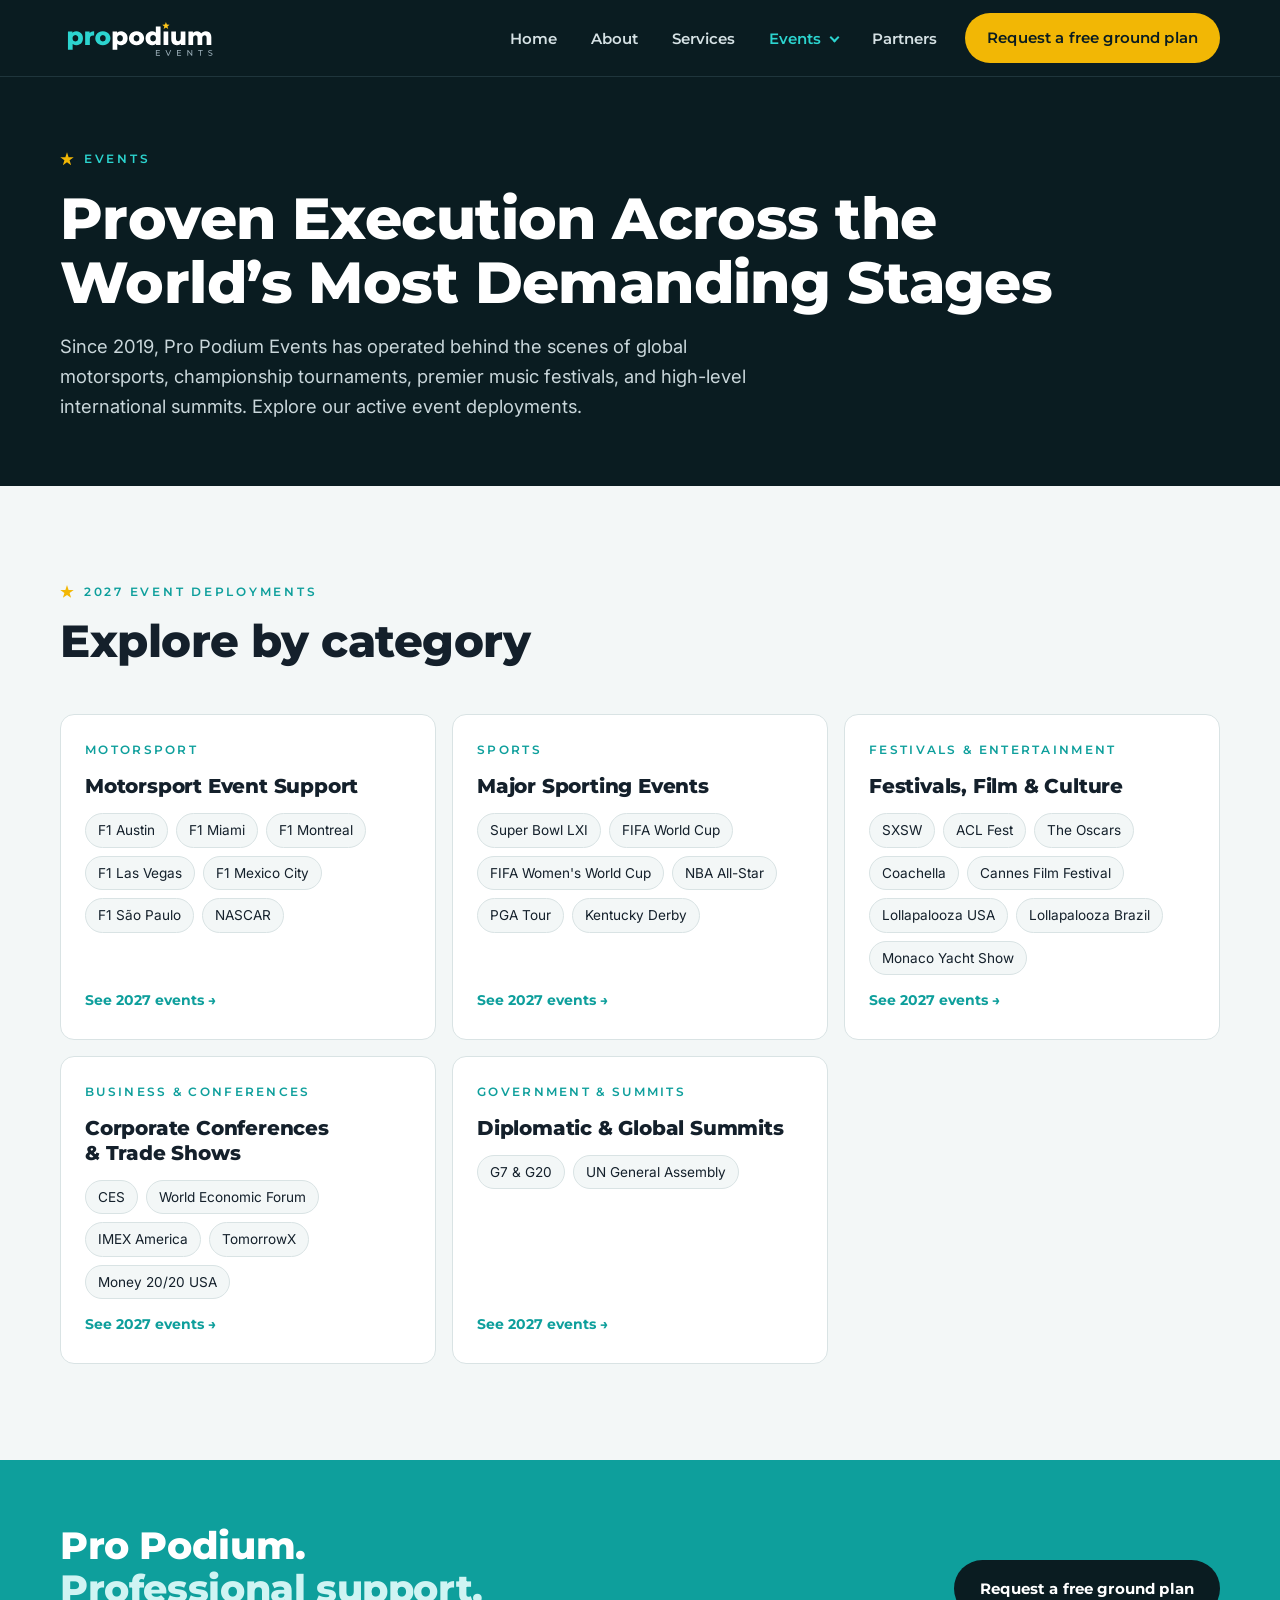
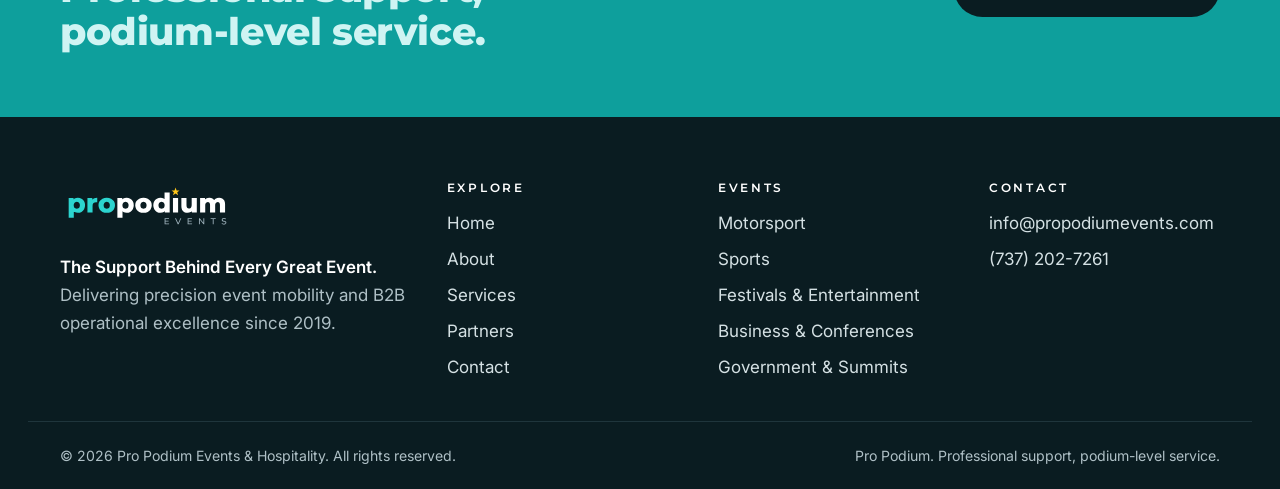
<file: events.html>
<!doctype html>
<html lang="en">
<head>
<meta charset="utf-8">
<meta name="viewport" content="width=device-width, initial-scale=1, viewport-fit=cover">
<title>Events | Pro Podium Events &amp; Hospitality</title>
<meta name="description" content="Since 2019, Pro Podium Events has operated behind the scenes of global motorsports, championship tournaments, premier music festivals, and high-level international summits. Explore our active event deployments.">
<link rel="canonical" href="https://www.propodiumevents.com/events.html">
<meta name="theme-color" content="#0A1C21">
<meta property="og:type" content="website">
<meta property="og:site_name" content="Pro Podium Events &amp; Hospitality">
<meta property="og:title" content="Events | Pro Podium Events &amp; Hospitality">
<meta property="og:description" content="Since 2019, Pro Podium Events has operated behind the scenes of global motorsports, championship tournaments, premier music festivals, and high-level international summits. Explore our active event deployments.">
<meta property="og:url" content="https://www.propodiumevents.com/events.html">
<meta property="og:image" content="https://www.propodiumevents.com/assets/img/og-image.png">
<meta name="twitter:card" content="summary_large_image">
<link rel="icon" href="favicon.svg" type="image/svg+xml">
<link rel="icon" href="favicon-32.png" sizes="32x32" type="image/png">
<link rel="apple-touch-icon" href="apple-touch-icon.png">
<link rel="manifest" href="site.webmanifest">
<link rel="preconnect" href="https://fonts.googleapis.com"><link rel="preconnect" href="https://fonts.gstatic.com" crossorigin><link rel="stylesheet" href="https://fonts.googleapis.com/css2?family=Inter:wght@400;500;600&family=Montserrat:ital,wght@0,500;0,600;0,700;0,800;1,600;1,700&display=swap">
<link rel="stylesheet" href="assets/css/style.css">

</head>
<body>
<a class="sr-only" href="#main">Skip to content</a>
<header class="site-header">
  <div class="wrap nav">
    <a class="brand" href="./"><span class="sr-only">Pro Podium Events &amp; Hospitality home</span><svg xmlns="http://www.w3.org/2000/svg" viewBox="-12.0 -8 296.7 82" aria-hidden="true" focusable="false"><path d="M18.54243542435424 46.41512915129151Q15.359778597785978 46.41512915129151 13.099630996309962 45.008302583025824Q10.839483394833948 43.601476014760145 9.663284132841328 40.76476014760148Q8.487084870848708 37.928044280442805 8.487084870848708 33.5Q8.487084870848708 29.025830258302584 9.59409594095941 26.18911439114391Q10.70110701107011 23.35239852398524 12.938191881918819 21.968634686346864Q15.175276752767527 20.584870848708487 18.54243542435424 20.584870848708487Q21.95571955719557 20.584870848708487 24.74630996309963 22.176199261992622Q27.53690036900369 23.767527675276753 29.174354243542435 26.650369003690038Q30.81180811808118 29.53321033210332 30.81180811808118 33.5Q30.81180811808118 37.46678966789668 29.174354243542435 40.37269372693727Q27.53690036900369 43.27859778597786 24.74630996309963 44.84686346863468Q21.95571955719557 46.41512915129151 18.54243542435424 46.41512915129151ZM2.8136531365313653 54.94833948339483V21.0H11.162361623616237V25.243542435424356L11.116236162361623 33.5L11.57749077490775 41.80258302583026V54.94833948339483ZM16.69741697416974 39.450184501845015Q18.173431734317344 39.450184501845015 19.349630996309962 38.75830258302583Q20.525830258302584 38.066420664206646 21.240774907749078 36.72878228782288Q21.95571955719557 35.391143911439116 21.95571955719557 33.5Q21.95571955719557 31.608856088560884 21.240774907749078 30.27121771217712Q20.525830258302584 28.933579335793358 19.349630996309962 28.24169741697417Q18.173431734317344 27.54981549815498 16.69741697416974 27.54981549815498Q15.22140221402214 27.54981549815498 14.04520295202952 28.24169741697417Q12.8690036900369 28.933579335793358 12.154059040590406 30.27121771217712Q11.439114391143912 31.608856088560884 11.439114391143912 33.5Q11.439114391143912 35.391143911439116 12.154059040590406 36.72878228782288Q12.8690036900369 38.066420664206646 14.04520295202952 38.75830258302583Q15.22140221402214 39.450184501845015 16.69741697416974 39.450184501845015Z M34.87084870848708 46.0V21.0H43.21955719557195V28.28782287822878L41.974169741697416 26.21217712177122Q43.08118081180812 23.39852398523985 45.571955719557195 21.99169741697417Q48.062730627306266 20.584870848708487 51.61439114391143 20.584870848708487V28.472324723247233Q51.01476014760147 28.380073800738007 50.57656826568265 28.3570110701107Q50.138376383763834 28.333948339483396 49.630996309963095 28.333948339483396Q46.955719557195565 28.333948339483396 45.29520295202951 29.78690036900369Q43.63468634686347 31.239852398523986 43.63468634686347 34.51476014760148V46.0Z M67.85055350553505 46.41512915129151Q63.74538745387453 46.41512915129151 60.562730627306266 44.75461254612546Q57.380073800738 43.09409594095941 55.55811808118081 40.16512915129151Q53.736162361623606 37.23616236162361 53.736162361623606 33.45387453874539Q53.736162361623606 29.671586715867157 55.55811808118081 26.76568265682657Q57.380073800738 23.85977859778598 60.562730627306266 22.222324723247233Q63.74538745387453 20.584870848708487 67.85055350553505 20.584870848708487Q71.95571955719556 20.584870848708487 75.16143911439113 22.222324723247233Q78.36715867158671 23.85977859778598 80.1660516605166 26.76568265682657Q81.9649446494465 29.671586715867157 81.9649446494465 33.45387453874539Q81.9649446494465 37.23616236162361 80.1660516605166 40.16512915129151Q78.36715867158671 43.09409594095941 75.16143911439113 44.75461254612546Q71.95571955719556 46.41512915129151 67.85055350553505 46.41512915129151ZM67.85055350553505 39.450184501845015Q69.37269372693726 39.450184501845015 70.54889298892988 38.75830258302583Q71.7250922509225 38.066420664206646 72.41697416974169 36.70571955719558Q73.10885608856088 35.345018450184504 73.10885608856088 33.45387453874539Q73.10885608856088 31.562730627306273 72.41697416974169 30.248154981549817Q71.7250922509225 28.933579335793358 70.54889298892988 28.24169741697417Q69.37269372693726 27.54981549815498 67.85055350553505 27.54981549815498Q66.37453874538744 27.54981549815498 65.19833948339482 28.24169741697417Q64.02214022140221 28.933579335793358 63.30719557195572 30.248154981549817Q62.592250922509216 31.562730627306273 62.592250922509216 33.45387453874539Q62.592250922509216 35.345018450184504 63.30719557195572 36.70571955719558Q64.02214022140221 38.066420664206646 65.19833948339482 38.75830258302583Q66.37453874538744 39.450184501845015 67.85055350553505 39.450184501845015Z" fill="#2CD4CF"/><path d="M101.75276752767527 46.41512915129151Q98.57011070110701 46.41512915129151 96.309963099631 45.008302583025824Q94.04981549815498 43.601476014760145 92.87361623616236 40.76476014760148Q91.69741697416974 37.928044280442805 91.69741697416974 33.5Q91.69741697416974 29.025830258302584 92.80442804428044 26.18911439114391Q93.91143911439114 23.35239852398524 96.14852398523985 21.968634686346864Q98.38560885608857 20.584870848708487 101.75276752767527 20.584870848708487Q105.16605166051662 20.584870848708487 107.95664206642067 22.176199261992622Q110.74723247232473 23.767527675276753 112.38468634686348 26.650369003690038Q114.02214022140222 29.53321033210332 114.02214022140222 33.5Q114.02214022140222 37.46678966789668 112.38468634686348 40.37269372693727Q110.74723247232473 43.27859778597786 107.95664206642067 44.84686346863468Q105.16605166051662 46.41512915129151 101.75276752767527 46.41512915129151ZM86.02398523985241 54.94833948339483V21.0H94.37269372693727V25.243542435424356L94.32656826568265 33.5L94.78782287822878 41.80258302583026V54.94833948339483ZM99.90774907749078 39.450184501845015Q101.38376383763838 39.450184501845015 102.559963099631 38.75830258302583Q103.73616236162363 38.066420664206646 104.45110701107012 36.72878228782288Q105.16605166051662 35.391143911439116 105.16605166051662 33.5Q105.16605166051662 31.608856088560884 104.45110701107012 30.27121771217712Q103.73616236162363 28.933579335793358 102.559963099631 28.24169741697417Q101.38376383763838 27.54981549815498 99.90774907749078 27.54981549815498Q98.43173431734317 27.54981549815498 97.25553505535055 28.24169741697417Q96.07933579335794 28.933579335793358 95.36439114391145 30.27121771217712Q94.64944649446495 31.608856088560884 94.64944649446495 33.5Q94.64944649446495 35.391143911439116 95.36439114391145 36.72878228782288Q96.07933579335794 38.066420664206646 97.25553505535055 38.75830258302583Q98.43173431734317 39.450184501845015 99.90774907749078 39.450184501845015Z M130.62730627306274 46.41512915129151Q126.52214022140221 46.41512915129151 123.33948339483395 44.75461254612546Q120.15682656826569 43.09409594095941 118.33487084870849 40.16512915129151Q116.5129151291513 37.23616236162361 116.5129151291513 33.45387453874539Q116.5129151291513 29.671586715867157 118.33487084870849 26.76568265682657Q120.15682656826569 23.85977859778598 123.33948339483395 22.222324723247233Q126.52214022140221 20.584870848708487 130.62730627306274 20.584870848708487Q134.73247232472323 20.584870848708487 137.9381918819188 22.222324723247233Q141.1439114391144 23.85977859778598 142.94280442804427 26.76568265682657Q144.74169741697418 29.671586715867157 144.74169741697418 33.45387453874539Q144.74169741697418 37.23616236162361 142.94280442804427 40.16512915129151Q141.1439114391144 43.09409594095941 137.9381918819188 44.75461254612546Q134.73247232472323 46.41512915129151 130.62730627306274 46.41512915129151ZM130.62730627306274 39.450184501845015Q132.14944649446494 39.450184501845015 133.32564575645756 38.75830258302583Q134.50184501845018 38.066420664206646 135.1937269372694 36.70571955719558Q135.88560885608857 35.345018450184504 135.88560885608857 33.45387453874539Q135.88560885608857 31.562730627306273 135.1937269372694 30.248154981549817Q134.50184501845018 28.933579335793358 133.32564575645756 28.24169741697417Q132.14944649446494 27.54981549815498 130.62730627306274 27.54981549815498Q129.15129151291512 27.54981549815498 127.9750922509225 28.24169741697417Q126.7988929889299 28.933579335793358 126.0839483394834 30.248154981549817Q125.3690036900369 31.562730627306273 125.3690036900369 33.45387453874539Q125.3690036900369 35.345018450184504 126.0839483394834 36.70571955719558Q126.7988929889299 38.066420664206646 127.9750922509225 38.75830258302583Q129.15129151291512 39.450184501845015 130.62730627306274 39.450184501845015Z M159.68634686346866 46.41512915129151Q156.27306273062732 46.41512915129151 153.48247232472326 44.82380073800738Q150.6918819188192 43.23247232472325 149.03136531365317 40.34963099630996Q147.3708487084871 37.46678966789668 147.3708487084871 33.45387453874539Q147.3708487084871 29.487084870848708 149.03136531365317 26.604243542435427Q150.6918819188192 23.72140221402214 153.48247232472326 22.153136531365313Q156.27306273062732 20.584870848708487 159.68634686346866 20.584870848708487Q162.91512915129152 20.584870848708487 165.15221402214024 21.968634686346864Q167.38929889298893 23.35239852398524 168.54243542435427 26.21217712177122Q169.69557195571957 29.071955719557195 169.69557195571957 33.45387453874539Q169.69557195571957 37.928044280442805 168.58856088560887 40.78782287822878Q167.48154981549817 43.64760147601476 165.26752767527677 45.03136531365314Q163.05350553505536 46.41512915129151 159.68634686346866 46.41512915129151ZM161.53136531365314 39.450184501845015Q163.00738007380076 39.450184501845015 164.18357933579335 38.75830258302583Q165.35977859778598 38.066420664206646 166.05166051660518 36.70571955719558Q166.74354243542436 35.345018450184504 166.74354243542436 33.45387453874539Q166.74354243542436 31.562730627306273 166.05166051660518 30.248154981549817Q165.35977859778598 28.933579335793358 164.18357933579335 28.24169741697417Q163.00738007380076 27.54981549815498 161.53136531365314 27.54981549815498Q160.00922509225094 27.54981549815498 158.83302583025832 28.24169741697417Q157.6568265682657 28.933579335793358 156.96494464944652 30.248154981549817Q156.27306273062732 31.562730627306273 156.27306273062732 33.45387453874539Q156.27306273062732 35.345018450184504 156.96494464944652 36.70571955719558Q157.6568265682657 38.066420664206646 158.83302583025832 38.75830258302583Q160.00922509225094 39.450184501845015 161.53136531365314 39.450184501845015ZM167.02029520295204 46.0V41.710332103321036L167.06642066420665 33.45387453874539L166.60516605166052 25.19741697416974V11.774907749077492H175.36900369003692V46.0Z M180.99630996309963 46.0V21.0H189.760147601476V46.0Z M205.950184501845 46.41512915129151Q202.90590405904058 46.41512915129151 200.48431734317342 45.215867158671585Q198.06273062730625 44.01660516605166 196.70202952029518 41.45664206642066Q195.34132841328412 38.896678966789665 195.34132841328412 34.9760147601476V21.0H204.10516605166052V33.54612546125461Q204.10516605166052 36.452029520295206 205.1891143911439 37.69741697416974Q206.2730627306273 38.94280442804428 208.25645756457564 38.94280442804428Q209.5479704797048 38.94280442804428 210.60885608856086 38.343173431734314Q211.66974169741695 37.74354243542435 212.31549815498153 36.428966789667896Q212.9612546125461 35.11439114391144 212.9612546125461 33.03874538745387V21.0H221.7250922509225V46.0H213.37638376383762V38.94280442804428L214.99077490774906 40.92619926199262Q213.6992619926199 43.693726937269375 211.25461254612543 45.05442804428044Q208.80996309963098 46.41512915129151 205.950184501845 46.41512915129151Z M227.35239852398524 46.0V21.0H235.70110701107012V27.964944649446494L234.04059040590406 25.981549815498155Q235.42435424354244 23.30627306273063 237.8228782287823 21.945571955719558Q240.22140221402213 20.584870848708487 243.17343173431735 20.584870848708487Q246.54059040590406 20.584870848708487 249.10055350553506 22.314575645756456Q251.66051660516604 24.04428044280443 252.5369003690037 27.68819188191882L249.6771217712177 27.088560885608857Q251.01476014760146 24.04428044280443 253.7130996309963 22.314575645756456Q256.41143911439116 20.584870848708487 259.9169741697417 20.584870848708487Q262.8228782287823 20.584870848708487 265.1060885608856 21.761070110701105Q267.3892988929889 22.937269372693727 268.70387453874537 25.381918819188193Q270.01845018450183 27.826568265682656 270.01845018450183 31.70110701107011V46.0H261.2546125461255V33.1309963099631Q261.2546125461255 30.45571955719557 260.239852398524 29.23339483394834Q259.2250922509225 28.01107011070111 257.47232472324725 28.01107011070111Q256.2269372693727 28.01107011070111 255.21217712177122 28.61070110701107Q254.19741697416973 29.210332103321033 253.6439114391144 30.432656826568262Q253.09040590405903 31.654981549815496 253.09040590405903 33.59225092250922V46.0H244.32656826568265V33.1309963099631Q244.32656826568265 30.45571955719557 243.33487084870848 29.23339483394834Q242.34317343173433 28.01107011070111 240.54428044280442 28.01107011070111Q239.25276752767527 28.01107011070111 238.2610701107011 28.61070110701107Q237.26937269372692 29.210332103321033 236.69280442804427 30.432656826568262Q236.11623616236162 31.654981549815496 236.11623616236162 33.59225092250922V46.0Z" fill="#FFFFFF"/><path d="M185.40 3.30 L187.18 8.05 L192.25 8.28 L188.28 11.43 L189.63 16.32 L185.40 13.52 L181.17 16.32 L182.53 11.43 L178.55 8.28 L183.62 8.05Z" fill="#FFC61A"/><path d="M166.73485239852397 66.0V55.5H174.144852398524V56.805H168.23485239852397V64.695H174.35485239852397V66.0ZM168.09985239852398 61.305V60.03H173.49985239852398V61.305Z M189.11485239852396 66.0 184.494852398524 55.5H186.11485239852396L190.35985239852397 65.19H189.42985239852396L193.70485239852397 55.5H195.20485239852397L190.59985239852398 66.0Z M206.06485239852395 66.0V55.5H213.47485239852398V56.805H207.56485239852395V64.695H213.68485239852396V66.0ZM207.42985239852396 61.305V60.03H212.82985239852397V61.305Z M225.41485239852395 66.0V55.5H226.64485239852397L233.58985239852396 64.125H232.94485239852395V55.5H234.44485239852395V66.0H233.21485239852396L226.26985239852397 57.375H226.91485239852395V66.0Z M248.97985239852395 66.0V56.805H245.37985239852395V55.5H254.06485239852395V56.805H250.46485239852396V66.0Z M268.05985239852396 66.12Q266.85985239852397 66.12 265.764852398524 65.7525Q264.669852398524 65.385 264.039852398524 64.8L264.594852398524 63.63Q265.19485239852395 64.155 266.12485239852396 64.5Q267.05485239852396 64.845 268.05985239852396 64.845Q268.974852398524 64.845 269.544852398524 64.63499999999999Q270.11485239852396 64.425 270.384852398524 64.0575Q270.654852398524 63.69 270.654852398524 63.225Q270.654852398524 62.685 270.30235239852396 62.355000000000004Q269.94985239852394 62.025 269.38735239852394 61.8225Q268.82485239852394 61.62 268.149852398524 61.47Q267.474852398524 61.32 266.792352398524 61.1175Q266.10985239852397 60.915 265.54735239852397 60.599999999999994Q264.98485239852397 60.285 264.639852398524 59.7525Q264.294852398524 59.22 264.294852398524 58.38Q264.294852398524 57.57 264.722352398524 56.8875Q265.149852398524 56.205 266.042352398524 55.792500000000004Q266.93485239852396 55.38 268.31485239852395 55.38Q269.229852398524 55.38 270.129852398524 55.620000000000005Q271.029852398524 55.86 271.68985239852395 56.31L271.19485239852395 57.51Q270.519852398524 57.06 269.769852398524 56.8575Q269.019852398524 56.655 268.31485239852395 56.655Q267.42985239852396 56.655 266.85985239852397 56.88Q266.289852398524 57.105000000000004 266.02735239852393 57.480000000000004Q265.76485239852394 57.855000000000004 265.76485239852394 58.32Q265.76485239852394 58.875 266.11735239852396 59.205Q266.469852398524 59.535 267.032352398524 59.73Q267.594852398524 59.925 268.269852398524 60.082499999999996Q268.94485239852395 60.24 269.62735239852395 60.435Q270.30985239852396 60.63 270.87235239852396 60.945Q271.43485239852396 61.26 271.779852398524 61.785Q272.12485239852396 62.31 272.12485239852396 63.135Q272.12485239852396 63.93 271.68985239852395 64.6125Q271.25485239852395 65.295 270.347352398524 65.70750000000001Q269.43985239852395 66.12 268.05985239852396 66.12Z" fill="#9FB3BD"/></svg>
</a>
    <button class="menu-toggle" type="button" aria-expanded="false" aria-controls="nav-links-events">Menu</button>
    <ul class="nav-links" id="nav-links-events">
      <li><a href="./">Home</a></li>
      <li><a href="about.html">About</a></li>
      <li><a href="services.html">Services</a></li>
      <li class="has-sub"><a href="events.html" class="is-current" aria-current="page">Events <span class="caret" aria-hidden="true"></span></a><ul class="sub" aria-label="Events"><li><a href="events.html" aria-current="page">All events</a></li><li><a href="events/motorsport.html">Motorsport</a></li><li><a href="events/sports.html">Sports</a></li><li><a href="events/festivals.html">Festivals & Entertainment</a></li><li><a href="events/business.html">Business & Conferences</a></li><li><a href="events/government.html">Government & Summits</a></li></ul></li>
      <li><a href="partners.html">Partners</a></li>
      <li><a class="btn btn-gold" href="contact.html">Request a free ground plan</a></li>
    </ul>
  </div>
</header>
<main id="main">
<section class="page-hero"><div class="wrap">
  <span class="eyebrow"><span class="star" aria-hidden="true"></span>Events</span>
  <h1>Proven Execution Across the World’s Most Demanding Stages</h1>
  <p class="plain">Since 2019, Pro Podium Events has operated behind the scenes of global motorsports, championship tournaments, premier music festivals, and high-level international summits. Explore our active event deployments.</p>
</div></section>
<section class="section tint"><div class="wrap">
  <div class="section-head"><span class="eyebrow"><span class="star" aria-hidden="true"></span>2027 event deployments</span><h2>Explore by category</h2></div>
  <div class="cat-grid light"><article class="cat-card">
  <span class="cat-menu">Motorsport</span>
  <h3><a href="events/motorsport.html">Motorsport Event Support</a></h3>
  <ul class="cat-events"><li><a href="events/motorsport.html#f1-austin">F1 Austin</a></li><li><a href="events/motorsport.html#f1-miami">F1 Miami</a></li><li><a href="events/motorsport.html#f1-montreal">F1 Montreal</a></li><li><a href="events/motorsport.html#f1-las-vegas">F1 Las Vegas</a></li><li><a href="events/motorsport.html#f1-mexico-city">F1 Mexico City</a></li><li><a href="events/motorsport.html#f1-sao-paulo">F1 São Paulo</a></li><li><a href="events/motorsport.html#nascar">NASCAR</a></li></ul>
  <a class="more" href="events/motorsport.html">See 2027 events &rarr;</a>
</article><article class="cat-card">
  <span class="cat-menu">Sports</span>
  <h3><a href="events/sports.html">Major Sporting Events</a></h3>
  <ul class="cat-events"><li><a href="events/sports.html#super-bowl">Super Bowl LXI</a></li><li><a href="events/sports.html#fifa-world-cup">FIFA World Cup</a></li><li><a href="events/sports.html#fifa-womens-world-cup">FIFA Women's World Cup</a></li><li><a href="events/sports.html#nba-all-star">NBA All-Star</a></li><li><a href="events/sports.html#pga">PGA Tour</a></li><li><a href="events/sports.html#kentucky-derby">Kentucky Derby</a></li></ul>
  <a class="more" href="events/sports.html">See 2027 events &rarr;</a>
</article><article class="cat-card">
  <span class="cat-menu">Festivals &amp; Entertainment</span>
  <h3><a href="events/festivals.html">Festivals, Film &amp; Culture</a></h3>
  <ul class="cat-events"><li><a href="events/festivals.html#sxsw">SXSW</a></li><li><a href="events/festivals.html#acl-fest">ACL Fest</a></li><li><a href="events/festivals.html#oscars">The Oscars</a></li><li><a href="events/festivals.html#coachella">Coachella</a></li><li><a href="events/festivals.html#cannes">Cannes Film Festival</a></li><li><a href="events/festivals.html#lollapalooza-usa">Lollapalooza USA</a></li><li><a href="events/festivals.html#lollapalooza-brazil">Lollapalooza Brazil</a></li><li><a href="events/festivals.html#monaco-yacht-show">Monaco Yacht Show</a></li></ul>
  <a class="more" href="events/festivals.html">See 2027 events &rarr;</a>
</article><article class="cat-card">
  <span class="cat-menu">Business &amp; Conferences</span>
  <h3><a href="events/business.html">Corporate Conferences &amp; Trade Shows</a></h3>
  <ul class="cat-events"><li><a href="events/business.html#ces">CES</a></li><li><a href="events/business.html#davos">World Economic Forum</a></li><li><a href="events/business.html#imex">IMEX America</a></li><li><a href="events/business.html#tomorrowx">TomorrowX</a></li><li><a href="events/business.html#money2020">Money 20/20 USA</a></li></ul>
  <a class="more" href="events/business.html">See 2027 events &rarr;</a>
</article><article class="cat-card">
  <span class="cat-menu">Government &amp; Summits</span>
  <h3><a href="events/government.html">Diplomatic &amp; Global Summits</a></h3>
  <ul class="cat-events"><li><a href="events/government.html#g7-g20">G7 &amp; G20</a></li><li><a href="events/government.html#un-general-assembly">UN General Assembly</a></li></ul>
  <a class="more" href="events/government.html">See 2027 events &rarr;</a>
</article></div>
</div></section>
<section class="cta">
  <div class="wrap cta-inner">
    <h2>Pro Podium. <span class="muted">Professional support, podium-level service.</span></h2>
    <a class="btn btn-ink" href="contact.html">Request a free ground plan</a>
  </div>
</section>
</main>
<footer class="site-footer">
  <div class="wrap footer-grid">
    <div>
      <a class="brand" href="./"><span class="sr-only">Pro Podium Events &amp; Hospitality home</span><svg xmlns="http://www.w3.org/2000/svg" viewBox="-12.0 -8 296.7 82" aria-hidden="true" focusable="false"><path d="M18.54243542435424 46.41512915129151Q15.359778597785978 46.41512915129151 13.099630996309962 45.008302583025824Q10.839483394833948 43.601476014760145 9.663284132841328 40.76476014760148Q8.487084870848708 37.928044280442805 8.487084870848708 33.5Q8.487084870848708 29.025830258302584 9.59409594095941 26.18911439114391Q10.70110701107011 23.35239852398524 12.938191881918819 21.968634686346864Q15.175276752767527 20.584870848708487 18.54243542435424 20.584870848708487Q21.95571955719557 20.584870848708487 24.74630996309963 22.176199261992622Q27.53690036900369 23.767527675276753 29.174354243542435 26.650369003690038Q30.81180811808118 29.53321033210332 30.81180811808118 33.5Q30.81180811808118 37.46678966789668 29.174354243542435 40.37269372693727Q27.53690036900369 43.27859778597786 24.74630996309963 44.84686346863468Q21.95571955719557 46.41512915129151 18.54243542435424 46.41512915129151ZM2.8136531365313653 54.94833948339483V21.0H11.162361623616237V25.243542435424356L11.116236162361623 33.5L11.57749077490775 41.80258302583026V54.94833948339483ZM16.69741697416974 39.450184501845015Q18.173431734317344 39.450184501845015 19.349630996309962 38.75830258302583Q20.525830258302584 38.066420664206646 21.240774907749078 36.72878228782288Q21.95571955719557 35.391143911439116 21.95571955719557 33.5Q21.95571955719557 31.608856088560884 21.240774907749078 30.27121771217712Q20.525830258302584 28.933579335793358 19.349630996309962 28.24169741697417Q18.173431734317344 27.54981549815498 16.69741697416974 27.54981549815498Q15.22140221402214 27.54981549815498 14.04520295202952 28.24169741697417Q12.8690036900369 28.933579335793358 12.154059040590406 30.27121771217712Q11.439114391143912 31.608856088560884 11.439114391143912 33.5Q11.439114391143912 35.391143911439116 12.154059040590406 36.72878228782288Q12.8690036900369 38.066420664206646 14.04520295202952 38.75830258302583Q15.22140221402214 39.450184501845015 16.69741697416974 39.450184501845015Z M34.87084870848708 46.0V21.0H43.21955719557195V28.28782287822878L41.974169741697416 26.21217712177122Q43.08118081180812 23.39852398523985 45.571955719557195 21.99169741697417Q48.062730627306266 20.584870848708487 51.61439114391143 20.584870848708487V28.472324723247233Q51.01476014760147 28.380073800738007 50.57656826568265 28.3570110701107Q50.138376383763834 28.333948339483396 49.630996309963095 28.333948339483396Q46.955719557195565 28.333948339483396 45.29520295202951 29.78690036900369Q43.63468634686347 31.239852398523986 43.63468634686347 34.51476014760148V46.0Z M67.85055350553505 46.41512915129151Q63.74538745387453 46.41512915129151 60.562730627306266 44.75461254612546Q57.380073800738 43.09409594095941 55.55811808118081 40.16512915129151Q53.736162361623606 37.23616236162361 53.736162361623606 33.45387453874539Q53.736162361623606 29.671586715867157 55.55811808118081 26.76568265682657Q57.380073800738 23.85977859778598 60.562730627306266 22.222324723247233Q63.74538745387453 20.584870848708487 67.85055350553505 20.584870848708487Q71.95571955719556 20.584870848708487 75.16143911439113 22.222324723247233Q78.36715867158671 23.85977859778598 80.1660516605166 26.76568265682657Q81.9649446494465 29.671586715867157 81.9649446494465 33.45387453874539Q81.9649446494465 37.23616236162361 80.1660516605166 40.16512915129151Q78.36715867158671 43.09409594095941 75.16143911439113 44.75461254612546Q71.95571955719556 46.41512915129151 67.85055350553505 46.41512915129151ZM67.85055350553505 39.450184501845015Q69.37269372693726 39.450184501845015 70.54889298892988 38.75830258302583Q71.7250922509225 38.066420664206646 72.41697416974169 36.70571955719558Q73.10885608856088 35.345018450184504 73.10885608856088 33.45387453874539Q73.10885608856088 31.562730627306273 72.41697416974169 30.248154981549817Q71.7250922509225 28.933579335793358 70.54889298892988 28.24169741697417Q69.37269372693726 27.54981549815498 67.85055350553505 27.54981549815498Q66.37453874538744 27.54981549815498 65.19833948339482 28.24169741697417Q64.02214022140221 28.933579335793358 63.30719557195572 30.248154981549817Q62.592250922509216 31.562730627306273 62.592250922509216 33.45387453874539Q62.592250922509216 35.345018450184504 63.30719557195572 36.70571955719558Q64.02214022140221 38.066420664206646 65.19833948339482 38.75830258302583Q66.37453874538744 39.450184501845015 67.85055350553505 39.450184501845015Z" fill="#2CD4CF"/><path d="M101.75276752767527 46.41512915129151Q98.57011070110701 46.41512915129151 96.309963099631 45.008302583025824Q94.04981549815498 43.601476014760145 92.87361623616236 40.76476014760148Q91.69741697416974 37.928044280442805 91.69741697416974 33.5Q91.69741697416974 29.025830258302584 92.80442804428044 26.18911439114391Q93.91143911439114 23.35239852398524 96.14852398523985 21.968634686346864Q98.38560885608857 20.584870848708487 101.75276752767527 20.584870848708487Q105.16605166051662 20.584870848708487 107.95664206642067 22.176199261992622Q110.74723247232473 23.767527675276753 112.38468634686348 26.650369003690038Q114.02214022140222 29.53321033210332 114.02214022140222 33.5Q114.02214022140222 37.46678966789668 112.38468634686348 40.37269372693727Q110.74723247232473 43.27859778597786 107.95664206642067 44.84686346863468Q105.16605166051662 46.41512915129151 101.75276752767527 46.41512915129151ZM86.02398523985241 54.94833948339483V21.0H94.37269372693727V25.243542435424356L94.32656826568265 33.5L94.78782287822878 41.80258302583026V54.94833948339483ZM99.90774907749078 39.450184501845015Q101.38376383763838 39.450184501845015 102.559963099631 38.75830258302583Q103.73616236162363 38.066420664206646 104.45110701107012 36.72878228782288Q105.16605166051662 35.391143911439116 105.16605166051662 33.5Q105.16605166051662 31.608856088560884 104.45110701107012 30.27121771217712Q103.73616236162363 28.933579335793358 102.559963099631 28.24169741697417Q101.38376383763838 27.54981549815498 99.90774907749078 27.54981549815498Q98.43173431734317 27.54981549815498 97.25553505535055 28.24169741697417Q96.07933579335794 28.933579335793358 95.36439114391145 30.27121771217712Q94.64944649446495 31.608856088560884 94.64944649446495 33.5Q94.64944649446495 35.391143911439116 95.36439114391145 36.72878228782288Q96.07933579335794 38.066420664206646 97.25553505535055 38.75830258302583Q98.43173431734317 39.450184501845015 99.90774907749078 39.450184501845015Z M130.62730627306274 46.41512915129151Q126.52214022140221 46.41512915129151 123.33948339483395 44.75461254612546Q120.15682656826569 43.09409594095941 118.33487084870849 40.16512915129151Q116.5129151291513 37.23616236162361 116.5129151291513 33.45387453874539Q116.5129151291513 29.671586715867157 118.33487084870849 26.76568265682657Q120.15682656826569 23.85977859778598 123.33948339483395 22.222324723247233Q126.52214022140221 20.584870848708487 130.62730627306274 20.584870848708487Q134.73247232472323 20.584870848708487 137.9381918819188 22.222324723247233Q141.1439114391144 23.85977859778598 142.94280442804427 26.76568265682657Q144.74169741697418 29.671586715867157 144.74169741697418 33.45387453874539Q144.74169741697418 37.23616236162361 142.94280442804427 40.16512915129151Q141.1439114391144 43.09409594095941 137.9381918819188 44.75461254612546Q134.73247232472323 46.41512915129151 130.62730627306274 46.41512915129151ZM130.62730627306274 39.450184501845015Q132.14944649446494 39.450184501845015 133.32564575645756 38.75830258302583Q134.50184501845018 38.066420664206646 135.1937269372694 36.70571955719558Q135.88560885608857 35.345018450184504 135.88560885608857 33.45387453874539Q135.88560885608857 31.562730627306273 135.1937269372694 30.248154981549817Q134.50184501845018 28.933579335793358 133.32564575645756 28.24169741697417Q132.14944649446494 27.54981549815498 130.62730627306274 27.54981549815498Q129.15129151291512 27.54981549815498 127.9750922509225 28.24169741697417Q126.7988929889299 28.933579335793358 126.0839483394834 30.248154981549817Q125.3690036900369 31.562730627306273 125.3690036900369 33.45387453874539Q125.3690036900369 35.345018450184504 126.0839483394834 36.70571955719558Q126.7988929889299 38.066420664206646 127.9750922509225 38.75830258302583Q129.15129151291512 39.450184501845015 130.62730627306274 39.450184501845015Z M159.68634686346866 46.41512915129151Q156.27306273062732 46.41512915129151 153.48247232472326 44.82380073800738Q150.6918819188192 43.23247232472325 149.03136531365317 40.34963099630996Q147.3708487084871 37.46678966789668 147.3708487084871 33.45387453874539Q147.3708487084871 29.487084870848708 149.03136531365317 26.604243542435427Q150.6918819188192 23.72140221402214 153.48247232472326 22.153136531365313Q156.27306273062732 20.584870848708487 159.68634686346866 20.584870848708487Q162.91512915129152 20.584870848708487 165.15221402214024 21.968634686346864Q167.38929889298893 23.35239852398524 168.54243542435427 26.21217712177122Q169.69557195571957 29.071955719557195 169.69557195571957 33.45387453874539Q169.69557195571957 37.928044280442805 168.58856088560887 40.78782287822878Q167.48154981549817 43.64760147601476 165.26752767527677 45.03136531365314Q163.05350553505536 46.41512915129151 159.68634686346866 46.41512915129151ZM161.53136531365314 39.450184501845015Q163.00738007380076 39.450184501845015 164.18357933579335 38.75830258302583Q165.35977859778598 38.066420664206646 166.05166051660518 36.70571955719558Q166.74354243542436 35.345018450184504 166.74354243542436 33.45387453874539Q166.74354243542436 31.562730627306273 166.05166051660518 30.248154981549817Q165.35977859778598 28.933579335793358 164.18357933579335 28.24169741697417Q163.00738007380076 27.54981549815498 161.53136531365314 27.54981549815498Q160.00922509225094 27.54981549815498 158.83302583025832 28.24169741697417Q157.6568265682657 28.933579335793358 156.96494464944652 30.248154981549817Q156.27306273062732 31.562730627306273 156.27306273062732 33.45387453874539Q156.27306273062732 35.345018450184504 156.96494464944652 36.70571955719558Q157.6568265682657 38.066420664206646 158.83302583025832 38.75830258302583Q160.00922509225094 39.450184501845015 161.53136531365314 39.450184501845015ZM167.02029520295204 46.0V41.710332103321036L167.06642066420665 33.45387453874539L166.60516605166052 25.19741697416974V11.774907749077492H175.36900369003692V46.0Z M180.99630996309963 46.0V21.0H189.760147601476V46.0Z M205.950184501845 46.41512915129151Q202.90590405904058 46.41512915129151 200.48431734317342 45.215867158671585Q198.06273062730625 44.01660516605166 196.70202952029518 41.45664206642066Q195.34132841328412 38.896678966789665 195.34132841328412 34.9760147601476V21.0H204.10516605166052V33.54612546125461Q204.10516605166052 36.452029520295206 205.1891143911439 37.69741697416974Q206.2730627306273 38.94280442804428 208.25645756457564 38.94280442804428Q209.5479704797048 38.94280442804428 210.60885608856086 38.343173431734314Q211.66974169741695 37.74354243542435 212.31549815498153 36.428966789667896Q212.9612546125461 35.11439114391144 212.9612546125461 33.03874538745387V21.0H221.7250922509225V46.0H213.37638376383762V38.94280442804428L214.99077490774906 40.92619926199262Q213.6992619926199 43.693726937269375 211.25461254612543 45.05442804428044Q208.80996309963098 46.41512915129151 205.950184501845 46.41512915129151Z M227.35239852398524 46.0V21.0H235.70110701107012V27.964944649446494L234.04059040590406 25.981549815498155Q235.42435424354244 23.30627306273063 237.8228782287823 21.945571955719558Q240.22140221402213 20.584870848708487 243.17343173431735 20.584870848708487Q246.54059040590406 20.584870848708487 249.10055350553506 22.314575645756456Q251.66051660516604 24.04428044280443 252.5369003690037 27.68819188191882L249.6771217712177 27.088560885608857Q251.01476014760146 24.04428044280443 253.7130996309963 22.314575645756456Q256.41143911439116 20.584870848708487 259.9169741697417 20.584870848708487Q262.8228782287823 20.584870848708487 265.1060885608856 21.761070110701105Q267.3892988929889 22.937269372693727 268.70387453874537 25.381918819188193Q270.01845018450183 27.826568265682656 270.01845018450183 31.70110701107011V46.0H261.2546125461255V33.1309963099631Q261.2546125461255 30.45571955719557 260.239852398524 29.23339483394834Q259.2250922509225 28.01107011070111 257.47232472324725 28.01107011070111Q256.2269372693727 28.01107011070111 255.21217712177122 28.61070110701107Q254.19741697416973 29.210332103321033 253.6439114391144 30.432656826568262Q253.09040590405903 31.654981549815496 253.09040590405903 33.59225092250922V46.0H244.32656826568265V33.1309963099631Q244.32656826568265 30.45571955719557 243.33487084870848 29.23339483394834Q242.34317343173433 28.01107011070111 240.54428044280442 28.01107011070111Q239.25276752767527 28.01107011070111 238.2610701107011 28.61070110701107Q237.26937269372692 29.210332103321033 236.69280442804427 30.432656826568262Q236.11623616236162 31.654981549815496 236.11623616236162 33.59225092250922V46.0Z" fill="#FFFFFF"/><path d="M185.40 3.30 L187.18 8.05 L192.25 8.28 L188.28 11.43 L189.63 16.32 L185.40 13.52 L181.17 16.32 L182.53 11.43 L178.55 8.28 L183.62 8.05Z" fill="#FFC61A"/><path d="M166.73485239852397 66.0V55.5H174.144852398524V56.805H168.23485239852397V64.695H174.35485239852397V66.0ZM168.09985239852398 61.305V60.03H173.49985239852398V61.305Z M189.11485239852396 66.0 184.494852398524 55.5H186.11485239852396L190.35985239852397 65.19H189.42985239852396L193.70485239852397 55.5H195.20485239852397L190.59985239852398 66.0Z M206.06485239852395 66.0V55.5H213.47485239852398V56.805H207.56485239852395V64.695H213.68485239852396V66.0ZM207.42985239852396 61.305V60.03H212.82985239852397V61.305Z M225.41485239852395 66.0V55.5H226.64485239852397L233.58985239852396 64.125H232.94485239852395V55.5H234.44485239852395V66.0H233.21485239852396L226.26985239852397 57.375H226.91485239852395V66.0Z M248.97985239852395 66.0V56.805H245.37985239852395V55.5H254.06485239852395V56.805H250.46485239852396V66.0Z M268.05985239852396 66.12Q266.85985239852397 66.12 265.764852398524 65.7525Q264.669852398524 65.385 264.039852398524 64.8L264.594852398524 63.63Q265.19485239852395 64.155 266.12485239852396 64.5Q267.05485239852396 64.845 268.05985239852396 64.845Q268.974852398524 64.845 269.544852398524 64.63499999999999Q270.11485239852396 64.425 270.384852398524 64.0575Q270.654852398524 63.69 270.654852398524 63.225Q270.654852398524 62.685 270.30235239852396 62.355000000000004Q269.94985239852394 62.025 269.38735239852394 61.8225Q268.82485239852394 61.62 268.149852398524 61.47Q267.474852398524 61.32 266.792352398524 61.1175Q266.10985239852397 60.915 265.54735239852397 60.599999999999994Q264.98485239852397 60.285 264.639852398524 59.7525Q264.294852398524 59.22 264.294852398524 58.38Q264.294852398524 57.57 264.722352398524 56.8875Q265.149852398524 56.205 266.042352398524 55.792500000000004Q266.93485239852396 55.38 268.31485239852395 55.38Q269.229852398524 55.38 270.129852398524 55.620000000000005Q271.029852398524 55.86 271.68985239852395 56.31L271.19485239852395 57.51Q270.519852398524 57.06 269.769852398524 56.8575Q269.019852398524 56.655 268.31485239852395 56.655Q267.42985239852396 56.655 266.85985239852397 56.88Q266.289852398524 57.105000000000004 266.02735239852393 57.480000000000004Q265.76485239852394 57.855000000000004 265.76485239852394 58.32Q265.76485239852394 58.875 266.11735239852396 59.205Q266.469852398524 59.535 267.032352398524 59.73Q267.594852398524 59.925 268.269852398524 60.082499999999996Q268.94485239852395 60.24 269.62735239852395 60.435Q270.30985239852396 60.63 270.87235239852396 60.945Q271.43485239852396 61.26 271.779852398524 61.785Q272.12485239852396 62.31 272.12485239852396 63.135Q272.12485239852396 63.93 271.68985239852395 64.6125Q271.25485239852395 65.295 270.347352398524 65.70750000000001Q269.43985239852395 66.12 268.05985239852396 66.12Z" fill="#9FB3BD"/></svg>
</a>
      <p><strong class="footer-tag">The Support Behind Every Great Event.</strong> Delivering precision event mobility and B2B operational excellence since 2019.</p>
    </div>
    <div>
      <h4>Explore</h4>
      <ul>
        <li><a href="./">Home</a></li>
        <li><a href="about.html">About</a></li>
        <li><a href="services.html">Services</a></li>
        <li><a href="partners.html">Partners</a></li>
        <li><a href="contact.html">Contact</a></li>
      </ul>
    </div>
    <div>
      <h4>Events</h4>
      <ul><li><a href="events/motorsport.html">Motorsport</a></li><li><a href="events/sports.html">Sports</a></li><li><a href="events/festivals.html">Festivals & Entertainment</a></li><li><a href="events/business.html">Business & Conferences</a></li><li><a href="events/government.html">Government & Summits</a></li></ul>
    </div>
    <div>
      <h4>Contact</h4>
      <ul>
        <li><a href="mailto:info@propodiumevents.com">info@propodiumevents.com</a></li>
        <li><a href="tel:+17372027261">(737) 202-7261</a></li>
      </ul>
    </div>
  </div>
  <div class="wrap footer-bottom">
    <span>&copy; 2026 Pro Podium Events &amp; Hospitality. All rights reserved.</span>
    <span>Pro Podium. Professional support, podium-level service.</span>
  </div>
</footer>
<script src="assets/js/main.js"></script>
</body>
</html>
</file>
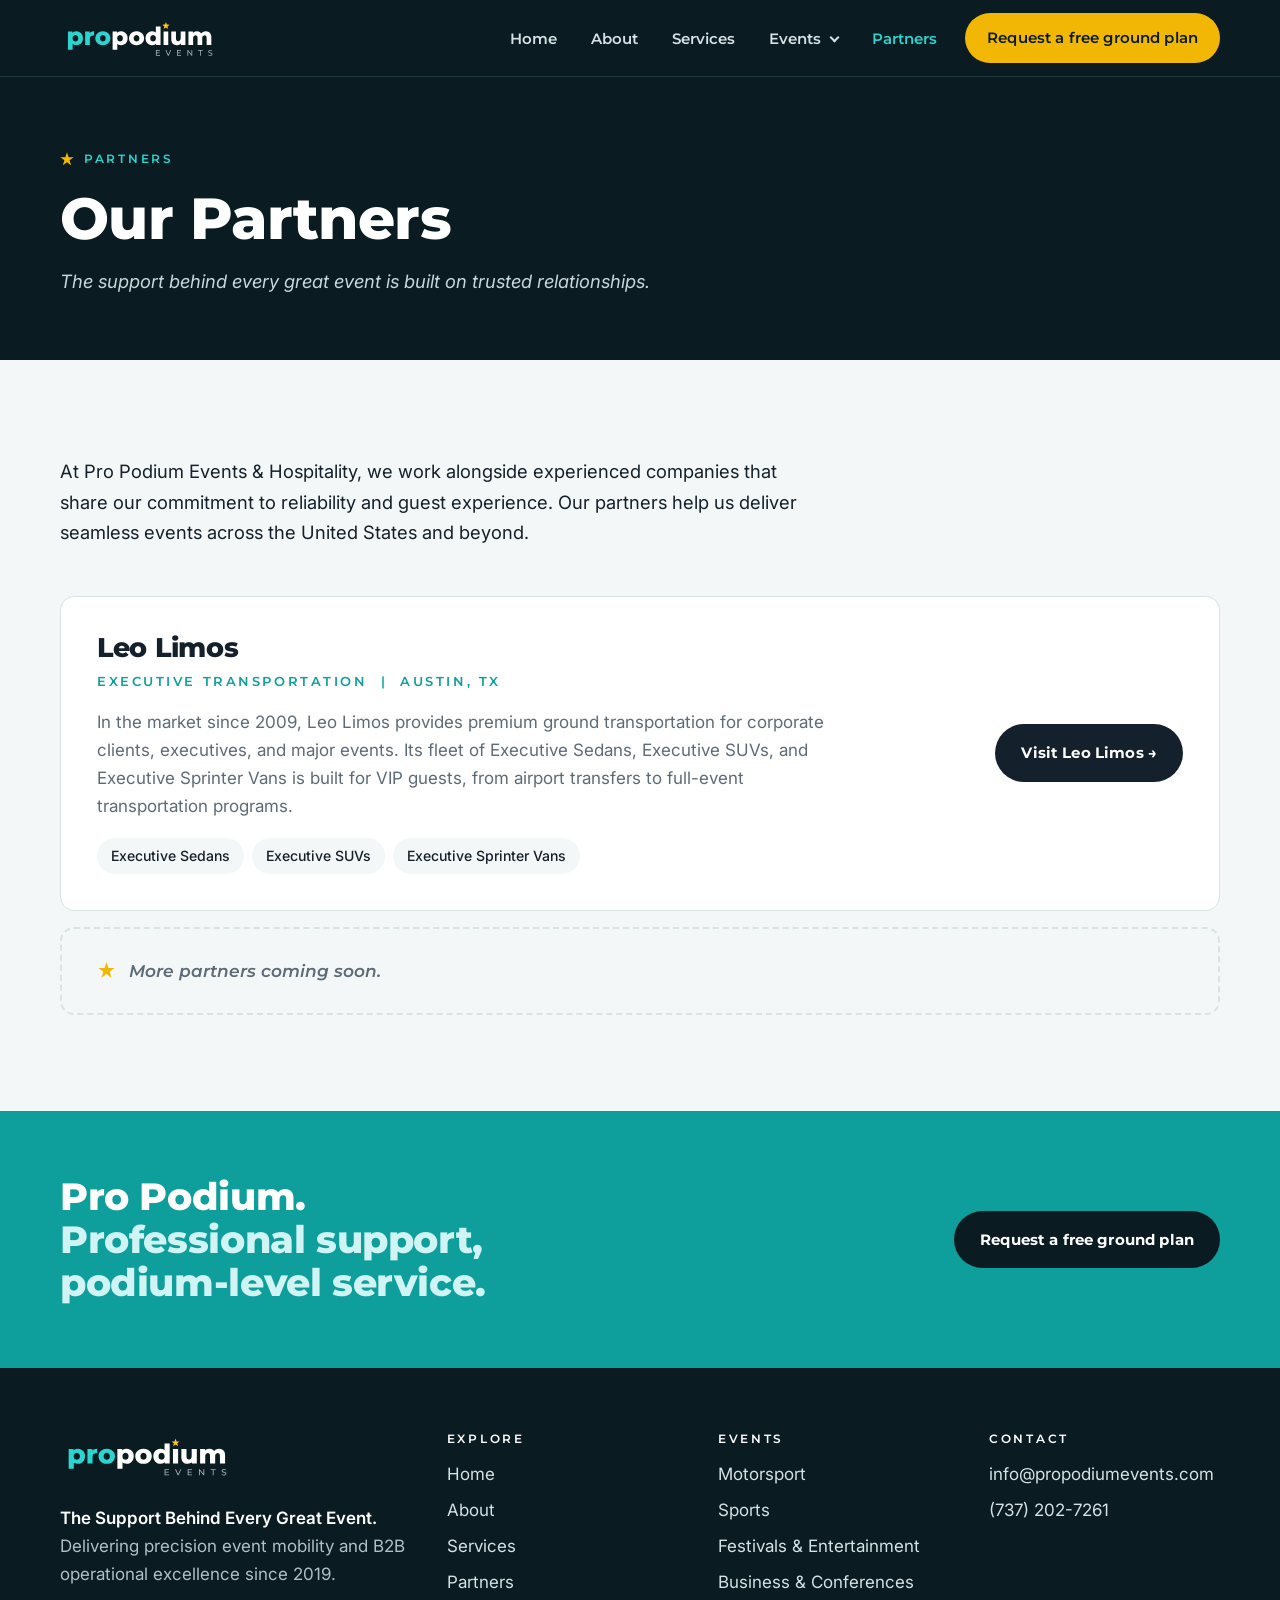
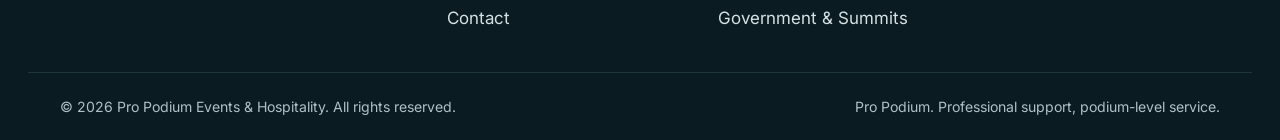
<file: partners.html>
<!doctype html>
<html lang="en">
<head>
<meta charset="utf-8">
<meta name="viewport" content="width=device-width, initial-scale=1, viewport-fit=cover">
<title>Our Partners | Pro Podium Events &amp; Hospitality</title>
<meta name="description" content="Pro Podium Events &amp; Hospitality works alongside experienced companies that share its commitment to reliability and guest experience, including Leo Limos in Austin, TX.">
<link rel="canonical" href="https://www.propodiumevents.com/partners.html">
<meta name="theme-color" content="#0A1C21">
<meta property="og:type" content="website">
<meta property="og:site_name" content="Pro Podium Events &amp; Hospitality">
<meta property="og:title" content="Our Partners | Pro Podium Events &amp; Hospitality">
<meta property="og:description" content="Pro Podium Events &amp; Hospitality works alongside experienced companies that share its commitment to reliability and guest experience, including Leo Limos in Austin, TX.">
<meta property="og:url" content="https://www.propodiumevents.com/partners.html">
<meta property="og:image" content="https://www.propodiumevents.com/assets/img/og-image.png">
<meta name="twitter:card" content="summary_large_image">
<link rel="icon" href="favicon.svg" type="image/svg+xml">
<link rel="icon" href="favicon-32.png" sizes="32x32" type="image/png">
<link rel="apple-touch-icon" href="apple-touch-icon.png">
<link rel="manifest" href="site.webmanifest">
<link rel="preconnect" href="https://fonts.googleapis.com"><link rel="preconnect" href="https://fonts.gstatic.com" crossorigin><link rel="stylesheet" href="https://fonts.googleapis.com/css2?family=Inter:wght@400;500;600&family=Montserrat:ital,wght@0,500;0,600;0,700;0,800;1,600;1,700&display=swap">
<link rel="stylesheet" href="assets/css/style.css">

</head>
<body>
<a class="sr-only" href="#main">Skip to content</a>
<header class="site-header">
  <div class="wrap nav">
    <a class="brand" href="./"><span class="sr-only">Pro Podium Events &amp; Hospitality home</span><svg xmlns="http://www.w3.org/2000/svg" viewBox="-12.0 -8 296.7 82" aria-hidden="true" focusable="false"><path d="M18.54243542435424 46.41512915129151Q15.359778597785978 46.41512915129151 13.099630996309962 45.008302583025824Q10.839483394833948 43.601476014760145 9.663284132841328 40.76476014760148Q8.487084870848708 37.928044280442805 8.487084870848708 33.5Q8.487084870848708 29.025830258302584 9.59409594095941 26.18911439114391Q10.70110701107011 23.35239852398524 12.938191881918819 21.968634686346864Q15.175276752767527 20.584870848708487 18.54243542435424 20.584870848708487Q21.95571955719557 20.584870848708487 24.74630996309963 22.176199261992622Q27.53690036900369 23.767527675276753 29.174354243542435 26.650369003690038Q30.81180811808118 29.53321033210332 30.81180811808118 33.5Q30.81180811808118 37.46678966789668 29.174354243542435 40.37269372693727Q27.53690036900369 43.27859778597786 24.74630996309963 44.84686346863468Q21.95571955719557 46.41512915129151 18.54243542435424 46.41512915129151ZM2.8136531365313653 54.94833948339483V21.0H11.162361623616237V25.243542435424356L11.116236162361623 33.5L11.57749077490775 41.80258302583026V54.94833948339483ZM16.69741697416974 39.450184501845015Q18.173431734317344 39.450184501845015 19.349630996309962 38.75830258302583Q20.525830258302584 38.066420664206646 21.240774907749078 36.72878228782288Q21.95571955719557 35.391143911439116 21.95571955719557 33.5Q21.95571955719557 31.608856088560884 21.240774907749078 30.27121771217712Q20.525830258302584 28.933579335793358 19.349630996309962 28.24169741697417Q18.173431734317344 27.54981549815498 16.69741697416974 27.54981549815498Q15.22140221402214 27.54981549815498 14.04520295202952 28.24169741697417Q12.8690036900369 28.933579335793358 12.154059040590406 30.27121771217712Q11.439114391143912 31.608856088560884 11.439114391143912 33.5Q11.439114391143912 35.391143911439116 12.154059040590406 36.72878228782288Q12.8690036900369 38.066420664206646 14.04520295202952 38.75830258302583Q15.22140221402214 39.450184501845015 16.69741697416974 39.450184501845015Z M34.87084870848708 46.0V21.0H43.21955719557195V28.28782287822878L41.974169741697416 26.21217712177122Q43.08118081180812 23.39852398523985 45.571955719557195 21.99169741697417Q48.062730627306266 20.584870848708487 51.61439114391143 20.584870848708487V28.472324723247233Q51.01476014760147 28.380073800738007 50.57656826568265 28.3570110701107Q50.138376383763834 28.333948339483396 49.630996309963095 28.333948339483396Q46.955719557195565 28.333948339483396 45.29520295202951 29.78690036900369Q43.63468634686347 31.239852398523986 43.63468634686347 34.51476014760148V46.0Z M67.85055350553505 46.41512915129151Q63.74538745387453 46.41512915129151 60.562730627306266 44.75461254612546Q57.380073800738 43.09409594095941 55.55811808118081 40.16512915129151Q53.736162361623606 37.23616236162361 53.736162361623606 33.45387453874539Q53.736162361623606 29.671586715867157 55.55811808118081 26.76568265682657Q57.380073800738 23.85977859778598 60.562730627306266 22.222324723247233Q63.74538745387453 20.584870848708487 67.85055350553505 20.584870848708487Q71.95571955719556 20.584870848708487 75.16143911439113 22.222324723247233Q78.36715867158671 23.85977859778598 80.1660516605166 26.76568265682657Q81.9649446494465 29.671586715867157 81.9649446494465 33.45387453874539Q81.9649446494465 37.23616236162361 80.1660516605166 40.16512915129151Q78.36715867158671 43.09409594095941 75.16143911439113 44.75461254612546Q71.95571955719556 46.41512915129151 67.85055350553505 46.41512915129151ZM67.85055350553505 39.450184501845015Q69.37269372693726 39.450184501845015 70.54889298892988 38.75830258302583Q71.7250922509225 38.066420664206646 72.41697416974169 36.70571955719558Q73.10885608856088 35.345018450184504 73.10885608856088 33.45387453874539Q73.10885608856088 31.562730627306273 72.41697416974169 30.248154981549817Q71.7250922509225 28.933579335793358 70.54889298892988 28.24169741697417Q69.37269372693726 27.54981549815498 67.85055350553505 27.54981549815498Q66.37453874538744 27.54981549815498 65.19833948339482 28.24169741697417Q64.02214022140221 28.933579335793358 63.30719557195572 30.248154981549817Q62.592250922509216 31.562730627306273 62.592250922509216 33.45387453874539Q62.592250922509216 35.345018450184504 63.30719557195572 36.70571955719558Q64.02214022140221 38.066420664206646 65.19833948339482 38.75830258302583Q66.37453874538744 39.450184501845015 67.85055350553505 39.450184501845015Z" fill="#2CD4CF"/><path d="M101.75276752767527 46.41512915129151Q98.57011070110701 46.41512915129151 96.309963099631 45.008302583025824Q94.04981549815498 43.601476014760145 92.87361623616236 40.76476014760148Q91.69741697416974 37.928044280442805 91.69741697416974 33.5Q91.69741697416974 29.025830258302584 92.80442804428044 26.18911439114391Q93.91143911439114 23.35239852398524 96.14852398523985 21.968634686346864Q98.38560885608857 20.584870848708487 101.75276752767527 20.584870848708487Q105.16605166051662 20.584870848708487 107.95664206642067 22.176199261992622Q110.74723247232473 23.767527675276753 112.38468634686348 26.650369003690038Q114.02214022140222 29.53321033210332 114.02214022140222 33.5Q114.02214022140222 37.46678966789668 112.38468634686348 40.37269372693727Q110.74723247232473 43.27859778597786 107.95664206642067 44.84686346863468Q105.16605166051662 46.41512915129151 101.75276752767527 46.41512915129151ZM86.02398523985241 54.94833948339483V21.0H94.37269372693727V25.243542435424356L94.32656826568265 33.5L94.78782287822878 41.80258302583026V54.94833948339483ZM99.90774907749078 39.450184501845015Q101.38376383763838 39.450184501845015 102.559963099631 38.75830258302583Q103.73616236162363 38.066420664206646 104.45110701107012 36.72878228782288Q105.16605166051662 35.391143911439116 105.16605166051662 33.5Q105.16605166051662 31.608856088560884 104.45110701107012 30.27121771217712Q103.73616236162363 28.933579335793358 102.559963099631 28.24169741697417Q101.38376383763838 27.54981549815498 99.90774907749078 27.54981549815498Q98.43173431734317 27.54981549815498 97.25553505535055 28.24169741697417Q96.07933579335794 28.933579335793358 95.36439114391145 30.27121771217712Q94.64944649446495 31.608856088560884 94.64944649446495 33.5Q94.64944649446495 35.391143911439116 95.36439114391145 36.72878228782288Q96.07933579335794 38.066420664206646 97.25553505535055 38.75830258302583Q98.43173431734317 39.450184501845015 99.90774907749078 39.450184501845015Z M130.62730627306274 46.41512915129151Q126.52214022140221 46.41512915129151 123.33948339483395 44.75461254612546Q120.15682656826569 43.09409594095941 118.33487084870849 40.16512915129151Q116.5129151291513 37.23616236162361 116.5129151291513 33.45387453874539Q116.5129151291513 29.671586715867157 118.33487084870849 26.76568265682657Q120.15682656826569 23.85977859778598 123.33948339483395 22.222324723247233Q126.52214022140221 20.584870848708487 130.62730627306274 20.584870848708487Q134.73247232472323 20.584870848708487 137.9381918819188 22.222324723247233Q141.1439114391144 23.85977859778598 142.94280442804427 26.76568265682657Q144.74169741697418 29.671586715867157 144.74169741697418 33.45387453874539Q144.74169741697418 37.23616236162361 142.94280442804427 40.16512915129151Q141.1439114391144 43.09409594095941 137.9381918819188 44.75461254612546Q134.73247232472323 46.41512915129151 130.62730627306274 46.41512915129151ZM130.62730627306274 39.450184501845015Q132.14944649446494 39.450184501845015 133.32564575645756 38.75830258302583Q134.50184501845018 38.066420664206646 135.1937269372694 36.70571955719558Q135.88560885608857 35.345018450184504 135.88560885608857 33.45387453874539Q135.88560885608857 31.562730627306273 135.1937269372694 30.248154981549817Q134.50184501845018 28.933579335793358 133.32564575645756 28.24169741697417Q132.14944649446494 27.54981549815498 130.62730627306274 27.54981549815498Q129.15129151291512 27.54981549815498 127.9750922509225 28.24169741697417Q126.7988929889299 28.933579335793358 126.0839483394834 30.248154981549817Q125.3690036900369 31.562730627306273 125.3690036900369 33.45387453874539Q125.3690036900369 35.345018450184504 126.0839483394834 36.70571955719558Q126.7988929889299 38.066420664206646 127.9750922509225 38.75830258302583Q129.15129151291512 39.450184501845015 130.62730627306274 39.450184501845015Z M159.68634686346866 46.41512915129151Q156.27306273062732 46.41512915129151 153.48247232472326 44.82380073800738Q150.6918819188192 43.23247232472325 149.03136531365317 40.34963099630996Q147.3708487084871 37.46678966789668 147.3708487084871 33.45387453874539Q147.3708487084871 29.487084870848708 149.03136531365317 26.604243542435427Q150.6918819188192 23.72140221402214 153.48247232472326 22.153136531365313Q156.27306273062732 20.584870848708487 159.68634686346866 20.584870848708487Q162.91512915129152 20.584870848708487 165.15221402214024 21.968634686346864Q167.38929889298893 23.35239852398524 168.54243542435427 26.21217712177122Q169.69557195571957 29.071955719557195 169.69557195571957 33.45387453874539Q169.69557195571957 37.928044280442805 168.58856088560887 40.78782287822878Q167.48154981549817 43.64760147601476 165.26752767527677 45.03136531365314Q163.05350553505536 46.41512915129151 159.68634686346866 46.41512915129151ZM161.53136531365314 39.450184501845015Q163.00738007380076 39.450184501845015 164.18357933579335 38.75830258302583Q165.35977859778598 38.066420664206646 166.05166051660518 36.70571955719558Q166.74354243542436 35.345018450184504 166.74354243542436 33.45387453874539Q166.74354243542436 31.562730627306273 166.05166051660518 30.248154981549817Q165.35977859778598 28.933579335793358 164.18357933579335 28.24169741697417Q163.00738007380076 27.54981549815498 161.53136531365314 27.54981549815498Q160.00922509225094 27.54981549815498 158.83302583025832 28.24169741697417Q157.6568265682657 28.933579335793358 156.96494464944652 30.248154981549817Q156.27306273062732 31.562730627306273 156.27306273062732 33.45387453874539Q156.27306273062732 35.345018450184504 156.96494464944652 36.70571955719558Q157.6568265682657 38.066420664206646 158.83302583025832 38.75830258302583Q160.00922509225094 39.450184501845015 161.53136531365314 39.450184501845015ZM167.02029520295204 46.0V41.710332103321036L167.06642066420665 33.45387453874539L166.60516605166052 25.19741697416974V11.774907749077492H175.36900369003692V46.0Z M180.99630996309963 46.0V21.0H189.760147601476V46.0Z M205.950184501845 46.41512915129151Q202.90590405904058 46.41512915129151 200.48431734317342 45.215867158671585Q198.06273062730625 44.01660516605166 196.70202952029518 41.45664206642066Q195.34132841328412 38.896678966789665 195.34132841328412 34.9760147601476V21.0H204.10516605166052V33.54612546125461Q204.10516605166052 36.452029520295206 205.1891143911439 37.69741697416974Q206.2730627306273 38.94280442804428 208.25645756457564 38.94280442804428Q209.5479704797048 38.94280442804428 210.60885608856086 38.343173431734314Q211.66974169741695 37.74354243542435 212.31549815498153 36.428966789667896Q212.9612546125461 35.11439114391144 212.9612546125461 33.03874538745387V21.0H221.7250922509225V46.0H213.37638376383762V38.94280442804428L214.99077490774906 40.92619926199262Q213.6992619926199 43.693726937269375 211.25461254612543 45.05442804428044Q208.80996309963098 46.41512915129151 205.950184501845 46.41512915129151Z M227.35239852398524 46.0V21.0H235.70110701107012V27.964944649446494L234.04059040590406 25.981549815498155Q235.42435424354244 23.30627306273063 237.8228782287823 21.945571955719558Q240.22140221402213 20.584870848708487 243.17343173431735 20.584870848708487Q246.54059040590406 20.584870848708487 249.10055350553506 22.314575645756456Q251.66051660516604 24.04428044280443 252.5369003690037 27.68819188191882L249.6771217712177 27.088560885608857Q251.01476014760146 24.04428044280443 253.7130996309963 22.314575645756456Q256.41143911439116 20.584870848708487 259.9169741697417 20.584870848708487Q262.8228782287823 20.584870848708487 265.1060885608856 21.761070110701105Q267.3892988929889 22.937269372693727 268.70387453874537 25.381918819188193Q270.01845018450183 27.826568265682656 270.01845018450183 31.70110701107011V46.0H261.2546125461255V33.1309963099631Q261.2546125461255 30.45571955719557 260.239852398524 29.23339483394834Q259.2250922509225 28.01107011070111 257.47232472324725 28.01107011070111Q256.2269372693727 28.01107011070111 255.21217712177122 28.61070110701107Q254.19741697416973 29.210332103321033 253.6439114391144 30.432656826568262Q253.09040590405903 31.654981549815496 253.09040590405903 33.59225092250922V46.0H244.32656826568265V33.1309963099631Q244.32656826568265 30.45571955719557 243.33487084870848 29.23339483394834Q242.34317343173433 28.01107011070111 240.54428044280442 28.01107011070111Q239.25276752767527 28.01107011070111 238.2610701107011 28.61070110701107Q237.26937269372692 29.210332103321033 236.69280442804427 30.432656826568262Q236.11623616236162 31.654981549815496 236.11623616236162 33.59225092250922V46.0Z" fill="#FFFFFF"/><path d="M185.40 3.30 L187.18 8.05 L192.25 8.28 L188.28 11.43 L189.63 16.32 L185.40 13.52 L181.17 16.32 L182.53 11.43 L178.55 8.28 L183.62 8.05Z" fill="#FFC61A"/><path d="M166.73485239852397 66.0V55.5H174.144852398524V56.805H168.23485239852397V64.695H174.35485239852397V66.0ZM168.09985239852398 61.305V60.03H173.49985239852398V61.305Z M189.11485239852396 66.0 184.494852398524 55.5H186.11485239852396L190.35985239852397 65.19H189.42985239852396L193.70485239852397 55.5H195.20485239852397L190.59985239852398 66.0Z M206.06485239852395 66.0V55.5H213.47485239852398V56.805H207.56485239852395V64.695H213.68485239852396V66.0ZM207.42985239852396 61.305V60.03H212.82985239852397V61.305Z M225.41485239852395 66.0V55.5H226.64485239852397L233.58985239852396 64.125H232.94485239852395V55.5H234.44485239852395V66.0H233.21485239852396L226.26985239852397 57.375H226.91485239852395V66.0Z M248.97985239852395 66.0V56.805H245.37985239852395V55.5H254.06485239852395V56.805H250.46485239852396V66.0Z M268.05985239852396 66.12Q266.85985239852397 66.12 265.764852398524 65.7525Q264.669852398524 65.385 264.039852398524 64.8L264.594852398524 63.63Q265.19485239852395 64.155 266.12485239852396 64.5Q267.05485239852396 64.845 268.05985239852396 64.845Q268.974852398524 64.845 269.544852398524 64.63499999999999Q270.11485239852396 64.425 270.384852398524 64.0575Q270.654852398524 63.69 270.654852398524 63.225Q270.654852398524 62.685 270.30235239852396 62.355000000000004Q269.94985239852394 62.025 269.38735239852394 61.8225Q268.82485239852394 61.62 268.149852398524 61.47Q267.474852398524 61.32 266.792352398524 61.1175Q266.10985239852397 60.915 265.54735239852397 60.599999999999994Q264.98485239852397 60.285 264.639852398524 59.7525Q264.294852398524 59.22 264.294852398524 58.38Q264.294852398524 57.57 264.722352398524 56.8875Q265.149852398524 56.205 266.042352398524 55.792500000000004Q266.93485239852396 55.38 268.31485239852395 55.38Q269.229852398524 55.38 270.129852398524 55.620000000000005Q271.029852398524 55.86 271.68985239852395 56.31L271.19485239852395 57.51Q270.519852398524 57.06 269.769852398524 56.8575Q269.019852398524 56.655 268.31485239852395 56.655Q267.42985239852396 56.655 266.85985239852397 56.88Q266.289852398524 57.105000000000004 266.02735239852393 57.480000000000004Q265.76485239852394 57.855000000000004 265.76485239852394 58.32Q265.76485239852394 58.875 266.11735239852396 59.205Q266.469852398524 59.535 267.032352398524 59.73Q267.594852398524 59.925 268.269852398524 60.082499999999996Q268.94485239852395 60.24 269.62735239852395 60.435Q270.30985239852396 60.63 270.87235239852396 60.945Q271.43485239852396 61.26 271.779852398524 61.785Q272.12485239852396 62.31 272.12485239852396 63.135Q272.12485239852396 63.93 271.68985239852395 64.6125Q271.25485239852395 65.295 270.347352398524 65.70750000000001Q269.43985239852395 66.12 268.05985239852396 66.12Z" fill="#9FB3BD"/></svg>
</a>
    <button class="menu-toggle" type="button" aria-expanded="false" aria-controls="nav-links-partners">Menu</button>
    <ul class="nav-links" id="nav-links-partners">
      <li><a href="./">Home</a></li>
      <li><a href="about.html">About</a></li>
      <li><a href="services.html">Services</a></li>
      <li class="has-sub"><a href="events.html">Events <span class="caret" aria-hidden="true"></span></a><ul class="sub" aria-label="Events"><li><a href="events.html">All events</a></li><li><a href="events/motorsport.html">Motorsport</a></li><li><a href="events/sports.html">Sports</a></li><li><a href="events/festivals.html">Festivals & Entertainment</a></li><li><a href="events/business.html">Business & Conferences</a></li><li><a href="events/government.html">Government & Summits</a></li></ul></li>
      <li><a href="partners.html" aria-current="page">Partners</a></li>
      <li><a class="btn btn-gold" href="contact.html">Request a free ground plan</a></li>
    </ul>
  </div>
</header>
<main id="main">
<section class="page-hero"><div class="wrap">
  <span class="eyebrow"><span class="star" aria-hidden="true"></span>Partners</span>
  <h1>Our Partners</h1>
  <p>The support behind every great event is built on trusted relationships.</p>
</div></section>
<section class="section tint"><div class="wrap">
  <div class="section-head"><p style="color:var(--ink);font-size:1.15rem">At Pro Podium Events &amp; Hospitality, we work alongside experienced companies that share our commitment to reliability and guest experience. Our partners help us deliver seamless events across the United States and beyond.</p></div>
  <article class="partner">
  <div>
    <h3>Leo Limos</h3>
    <div class="meta">Executive Transportation &nbsp;|&nbsp; Austin, TX</div>
    <p>In the market since 2009, Leo Limos provides premium ground transportation for corporate clients, executives, and major events. Its fleet of Executive Sedans, Executive SUVs, and Executive Sprinter Vans is built for VIP guests, from airport transfers to full-event transportation programs.</p>
    <ul class="fleet"><li>Executive Sedans</li><li>Executive SUVs</li><li>Executive Sprinter Vans</li></ul>
  </div>
  <a class="btn btn-ink" href="https://www.leolimos.com" target="_blank" rel="noopener">Visit Leo Limos &rarr;</a>
</article>
  <div class="partner-soon"><span class="star" aria-hidden="true"></span>More partners coming soon.</div>
</div></section>
<section class="cta">
  <div class="wrap cta-inner">
    <h2>Pro Podium. <span class="muted">Professional support, podium-level service.</span></h2>
    <a class="btn btn-ink" href="contact.html">Request a free ground plan</a>
  </div>
</section>
</main>
<footer class="site-footer">
  <div class="wrap footer-grid">
    <div>
      <a class="brand" href="./"><span class="sr-only">Pro Podium Events &amp; Hospitality home</span><svg xmlns="http://www.w3.org/2000/svg" viewBox="-12.0 -8 296.7 82" aria-hidden="true" focusable="false"><path d="M18.54243542435424 46.41512915129151Q15.359778597785978 46.41512915129151 13.099630996309962 45.008302583025824Q10.839483394833948 43.601476014760145 9.663284132841328 40.76476014760148Q8.487084870848708 37.928044280442805 8.487084870848708 33.5Q8.487084870848708 29.025830258302584 9.59409594095941 26.18911439114391Q10.70110701107011 23.35239852398524 12.938191881918819 21.968634686346864Q15.175276752767527 20.584870848708487 18.54243542435424 20.584870848708487Q21.95571955719557 20.584870848708487 24.74630996309963 22.176199261992622Q27.53690036900369 23.767527675276753 29.174354243542435 26.650369003690038Q30.81180811808118 29.53321033210332 30.81180811808118 33.5Q30.81180811808118 37.46678966789668 29.174354243542435 40.37269372693727Q27.53690036900369 43.27859778597786 24.74630996309963 44.84686346863468Q21.95571955719557 46.41512915129151 18.54243542435424 46.41512915129151ZM2.8136531365313653 54.94833948339483V21.0H11.162361623616237V25.243542435424356L11.116236162361623 33.5L11.57749077490775 41.80258302583026V54.94833948339483ZM16.69741697416974 39.450184501845015Q18.173431734317344 39.450184501845015 19.349630996309962 38.75830258302583Q20.525830258302584 38.066420664206646 21.240774907749078 36.72878228782288Q21.95571955719557 35.391143911439116 21.95571955719557 33.5Q21.95571955719557 31.608856088560884 21.240774907749078 30.27121771217712Q20.525830258302584 28.933579335793358 19.349630996309962 28.24169741697417Q18.173431734317344 27.54981549815498 16.69741697416974 27.54981549815498Q15.22140221402214 27.54981549815498 14.04520295202952 28.24169741697417Q12.8690036900369 28.933579335793358 12.154059040590406 30.27121771217712Q11.439114391143912 31.608856088560884 11.439114391143912 33.5Q11.439114391143912 35.391143911439116 12.154059040590406 36.72878228782288Q12.8690036900369 38.066420664206646 14.04520295202952 38.75830258302583Q15.22140221402214 39.450184501845015 16.69741697416974 39.450184501845015Z M34.87084870848708 46.0V21.0H43.21955719557195V28.28782287822878L41.974169741697416 26.21217712177122Q43.08118081180812 23.39852398523985 45.571955719557195 21.99169741697417Q48.062730627306266 20.584870848708487 51.61439114391143 20.584870848708487V28.472324723247233Q51.01476014760147 28.380073800738007 50.57656826568265 28.3570110701107Q50.138376383763834 28.333948339483396 49.630996309963095 28.333948339483396Q46.955719557195565 28.333948339483396 45.29520295202951 29.78690036900369Q43.63468634686347 31.239852398523986 43.63468634686347 34.51476014760148V46.0Z M67.85055350553505 46.41512915129151Q63.74538745387453 46.41512915129151 60.562730627306266 44.75461254612546Q57.380073800738 43.09409594095941 55.55811808118081 40.16512915129151Q53.736162361623606 37.23616236162361 53.736162361623606 33.45387453874539Q53.736162361623606 29.671586715867157 55.55811808118081 26.76568265682657Q57.380073800738 23.85977859778598 60.562730627306266 22.222324723247233Q63.74538745387453 20.584870848708487 67.85055350553505 20.584870848708487Q71.95571955719556 20.584870848708487 75.16143911439113 22.222324723247233Q78.36715867158671 23.85977859778598 80.1660516605166 26.76568265682657Q81.9649446494465 29.671586715867157 81.9649446494465 33.45387453874539Q81.9649446494465 37.23616236162361 80.1660516605166 40.16512915129151Q78.36715867158671 43.09409594095941 75.16143911439113 44.75461254612546Q71.95571955719556 46.41512915129151 67.85055350553505 46.41512915129151ZM67.85055350553505 39.450184501845015Q69.37269372693726 39.450184501845015 70.54889298892988 38.75830258302583Q71.7250922509225 38.066420664206646 72.41697416974169 36.70571955719558Q73.10885608856088 35.345018450184504 73.10885608856088 33.45387453874539Q73.10885608856088 31.562730627306273 72.41697416974169 30.248154981549817Q71.7250922509225 28.933579335793358 70.54889298892988 28.24169741697417Q69.37269372693726 27.54981549815498 67.85055350553505 27.54981549815498Q66.37453874538744 27.54981549815498 65.19833948339482 28.24169741697417Q64.02214022140221 28.933579335793358 63.30719557195572 30.248154981549817Q62.592250922509216 31.562730627306273 62.592250922509216 33.45387453874539Q62.592250922509216 35.345018450184504 63.30719557195572 36.70571955719558Q64.02214022140221 38.066420664206646 65.19833948339482 38.75830258302583Q66.37453874538744 39.450184501845015 67.85055350553505 39.450184501845015Z" fill="#2CD4CF"/><path d="M101.75276752767527 46.41512915129151Q98.57011070110701 46.41512915129151 96.309963099631 45.008302583025824Q94.04981549815498 43.601476014760145 92.87361623616236 40.76476014760148Q91.69741697416974 37.928044280442805 91.69741697416974 33.5Q91.69741697416974 29.025830258302584 92.80442804428044 26.18911439114391Q93.91143911439114 23.35239852398524 96.14852398523985 21.968634686346864Q98.38560885608857 20.584870848708487 101.75276752767527 20.584870848708487Q105.16605166051662 20.584870848708487 107.95664206642067 22.176199261992622Q110.74723247232473 23.767527675276753 112.38468634686348 26.650369003690038Q114.02214022140222 29.53321033210332 114.02214022140222 33.5Q114.02214022140222 37.46678966789668 112.38468634686348 40.37269372693727Q110.74723247232473 43.27859778597786 107.95664206642067 44.84686346863468Q105.16605166051662 46.41512915129151 101.75276752767527 46.41512915129151ZM86.02398523985241 54.94833948339483V21.0H94.37269372693727V25.243542435424356L94.32656826568265 33.5L94.78782287822878 41.80258302583026V54.94833948339483ZM99.90774907749078 39.450184501845015Q101.38376383763838 39.450184501845015 102.559963099631 38.75830258302583Q103.73616236162363 38.066420664206646 104.45110701107012 36.72878228782288Q105.16605166051662 35.391143911439116 105.16605166051662 33.5Q105.16605166051662 31.608856088560884 104.45110701107012 30.27121771217712Q103.73616236162363 28.933579335793358 102.559963099631 28.24169741697417Q101.38376383763838 27.54981549815498 99.90774907749078 27.54981549815498Q98.43173431734317 27.54981549815498 97.25553505535055 28.24169741697417Q96.07933579335794 28.933579335793358 95.36439114391145 30.27121771217712Q94.64944649446495 31.608856088560884 94.64944649446495 33.5Q94.64944649446495 35.391143911439116 95.36439114391145 36.72878228782288Q96.07933579335794 38.066420664206646 97.25553505535055 38.75830258302583Q98.43173431734317 39.450184501845015 99.90774907749078 39.450184501845015Z M130.62730627306274 46.41512915129151Q126.52214022140221 46.41512915129151 123.33948339483395 44.75461254612546Q120.15682656826569 43.09409594095941 118.33487084870849 40.16512915129151Q116.5129151291513 37.23616236162361 116.5129151291513 33.45387453874539Q116.5129151291513 29.671586715867157 118.33487084870849 26.76568265682657Q120.15682656826569 23.85977859778598 123.33948339483395 22.222324723247233Q126.52214022140221 20.584870848708487 130.62730627306274 20.584870848708487Q134.73247232472323 20.584870848708487 137.9381918819188 22.222324723247233Q141.1439114391144 23.85977859778598 142.94280442804427 26.76568265682657Q144.74169741697418 29.671586715867157 144.74169741697418 33.45387453874539Q144.74169741697418 37.23616236162361 142.94280442804427 40.16512915129151Q141.1439114391144 43.09409594095941 137.9381918819188 44.75461254612546Q134.73247232472323 46.41512915129151 130.62730627306274 46.41512915129151ZM130.62730627306274 39.450184501845015Q132.14944649446494 39.450184501845015 133.32564575645756 38.75830258302583Q134.50184501845018 38.066420664206646 135.1937269372694 36.70571955719558Q135.88560885608857 35.345018450184504 135.88560885608857 33.45387453874539Q135.88560885608857 31.562730627306273 135.1937269372694 30.248154981549817Q134.50184501845018 28.933579335793358 133.32564575645756 28.24169741697417Q132.14944649446494 27.54981549815498 130.62730627306274 27.54981549815498Q129.15129151291512 27.54981549815498 127.9750922509225 28.24169741697417Q126.7988929889299 28.933579335793358 126.0839483394834 30.248154981549817Q125.3690036900369 31.562730627306273 125.3690036900369 33.45387453874539Q125.3690036900369 35.345018450184504 126.0839483394834 36.70571955719558Q126.7988929889299 38.066420664206646 127.9750922509225 38.75830258302583Q129.15129151291512 39.450184501845015 130.62730627306274 39.450184501845015Z M159.68634686346866 46.41512915129151Q156.27306273062732 46.41512915129151 153.48247232472326 44.82380073800738Q150.6918819188192 43.23247232472325 149.03136531365317 40.34963099630996Q147.3708487084871 37.46678966789668 147.3708487084871 33.45387453874539Q147.3708487084871 29.487084870848708 149.03136531365317 26.604243542435427Q150.6918819188192 23.72140221402214 153.48247232472326 22.153136531365313Q156.27306273062732 20.584870848708487 159.68634686346866 20.584870848708487Q162.91512915129152 20.584870848708487 165.15221402214024 21.968634686346864Q167.38929889298893 23.35239852398524 168.54243542435427 26.21217712177122Q169.69557195571957 29.071955719557195 169.69557195571957 33.45387453874539Q169.69557195571957 37.928044280442805 168.58856088560887 40.78782287822878Q167.48154981549817 43.64760147601476 165.26752767527677 45.03136531365314Q163.05350553505536 46.41512915129151 159.68634686346866 46.41512915129151ZM161.53136531365314 39.450184501845015Q163.00738007380076 39.450184501845015 164.18357933579335 38.75830258302583Q165.35977859778598 38.066420664206646 166.05166051660518 36.70571955719558Q166.74354243542436 35.345018450184504 166.74354243542436 33.45387453874539Q166.74354243542436 31.562730627306273 166.05166051660518 30.248154981549817Q165.35977859778598 28.933579335793358 164.18357933579335 28.24169741697417Q163.00738007380076 27.54981549815498 161.53136531365314 27.54981549815498Q160.00922509225094 27.54981549815498 158.83302583025832 28.24169741697417Q157.6568265682657 28.933579335793358 156.96494464944652 30.248154981549817Q156.27306273062732 31.562730627306273 156.27306273062732 33.45387453874539Q156.27306273062732 35.345018450184504 156.96494464944652 36.70571955719558Q157.6568265682657 38.066420664206646 158.83302583025832 38.75830258302583Q160.00922509225094 39.450184501845015 161.53136531365314 39.450184501845015ZM167.02029520295204 46.0V41.710332103321036L167.06642066420665 33.45387453874539L166.60516605166052 25.19741697416974V11.774907749077492H175.36900369003692V46.0Z M180.99630996309963 46.0V21.0H189.760147601476V46.0Z M205.950184501845 46.41512915129151Q202.90590405904058 46.41512915129151 200.48431734317342 45.215867158671585Q198.06273062730625 44.01660516605166 196.70202952029518 41.45664206642066Q195.34132841328412 38.896678966789665 195.34132841328412 34.9760147601476V21.0H204.10516605166052V33.54612546125461Q204.10516605166052 36.452029520295206 205.1891143911439 37.69741697416974Q206.2730627306273 38.94280442804428 208.25645756457564 38.94280442804428Q209.5479704797048 38.94280442804428 210.60885608856086 38.343173431734314Q211.66974169741695 37.74354243542435 212.31549815498153 36.428966789667896Q212.9612546125461 35.11439114391144 212.9612546125461 33.03874538745387V21.0H221.7250922509225V46.0H213.37638376383762V38.94280442804428L214.99077490774906 40.92619926199262Q213.6992619926199 43.693726937269375 211.25461254612543 45.05442804428044Q208.80996309963098 46.41512915129151 205.950184501845 46.41512915129151Z M227.35239852398524 46.0V21.0H235.70110701107012V27.964944649446494L234.04059040590406 25.981549815498155Q235.42435424354244 23.30627306273063 237.8228782287823 21.945571955719558Q240.22140221402213 20.584870848708487 243.17343173431735 20.584870848708487Q246.54059040590406 20.584870848708487 249.10055350553506 22.314575645756456Q251.66051660516604 24.04428044280443 252.5369003690037 27.68819188191882L249.6771217712177 27.088560885608857Q251.01476014760146 24.04428044280443 253.7130996309963 22.314575645756456Q256.41143911439116 20.584870848708487 259.9169741697417 20.584870848708487Q262.8228782287823 20.584870848708487 265.1060885608856 21.761070110701105Q267.3892988929889 22.937269372693727 268.70387453874537 25.381918819188193Q270.01845018450183 27.826568265682656 270.01845018450183 31.70110701107011V46.0H261.2546125461255V33.1309963099631Q261.2546125461255 30.45571955719557 260.239852398524 29.23339483394834Q259.2250922509225 28.01107011070111 257.47232472324725 28.01107011070111Q256.2269372693727 28.01107011070111 255.21217712177122 28.61070110701107Q254.19741697416973 29.210332103321033 253.6439114391144 30.432656826568262Q253.09040590405903 31.654981549815496 253.09040590405903 33.59225092250922V46.0H244.32656826568265V33.1309963099631Q244.32656826568265 30.45571955719557 243.33487084870848 29.23339483394834Q242.34317343173433 28.01107011070111 240.54428044280442 28.01107011070111Q239.25276752767527 28.01107011070111 238.2610701107011 28.61070110701107Q237.26937269372692 29.210332103321033 236.69280442804427 30.432656826568262Q236.11623616236162 31.654981549815496 236.11623616236162 33.59225092250922V46.0Z" fill="#FFFFFF"/><path d="M185.40 3.30 L187.18 8.05 L192.25 8.28 L188.28 11.43 L189.63 16.32 L185.40 13.52 L181.17 16.32 L182.53 11.43 L178.55 8.28 L183.62 8.05Z" fill="#FFC61A"/><path d="M166.73485239852397 66.0V55.5H174.144852398524V56.805H168.23485239852397V64.695H174.35485239852397V66.0ZM168.09985239852398 61.305V60.03H173.49985239852398V61.305Z M189.11485239852396 66.0 184.494852398524 55.5H186.11485239852396L190.35985239852397 65.19H189.42985239852396L193.70485239852397 55.5H195.20485239852397L190.59985239852398 66.0Z M206.06485239852395 66.0V55.5H213.47485239852398V56.805H207.56485239852395V64.695H213.68485239852396V66.0ZM207.42985239852396 61.305V60.03H212.82985239852397V61.305Z M225.41485239852395 66.0V55.5H226.64485239852397L233.58985239852396 64.125H232.94485239852395V55.5H234.44485239852395V66.0H233.21485239852396L226.26985239852397 57.375H226.91485239852395V66.0Z M248.97985239852395 66.0V56.805H245.37985239852395V55.5H254.06485239852395V56.805H250.46485239852396V66.0Z M268.05985239852396 66.12Q266.85985239852397 66.12 265.764852398524 65.7525Q264.669852398524 65.385 264.039852398524 64.8L264.594852398524 63.63Q265.19485239852395 64.155 266.12485239852396 64.5Q267.05485239852396 64.845 268.05985239852396 64.845Q268.974852398524 64.845 269.544852398524 64.63499999999999Q270.11485239852396 64.425 270.384852398524 64.0575Q270.654852398524 63.69 270.654852398524 63.225Q270.654852398524 62.685 270.30235239852396 62.355000000000004Q269.94985239852394 62.025 269.38735239852394 61.8225Q268.82485239852394 61.62 268.149852398524 61.47Q267.474852398524 61.32 266.792352398524 61.1175Q266.10985239852397 60.915 265.54735239852397 60.599999999999994Q264.98485239852397 60.285 264.639852398524 59.7525Q264.294852398524 59.22 264.294852398524 58.38Q264.294852398524 57.57 264.722352398524 56.8875Q265.149852398524 56.205 266.042352398524 55.792500000000004Q266.93485239852396 55.38 268.31485239852395 55.38Q269.229852398524 55.38 270.129852398524 55.620000000000005Q271.029852398524 55.86 271.68985239852395 56.31L271.19485239852395 57.51Q270.519852398524 57.06 269.769852398524 56.8575Q269.019852398524 56.655 268.31485239852395 56.655Q267.42985239852396 56.655 266.85985239852397 56.88Q266.289852398524 57.105000000000004 266.02735239852393 57.480000000000004Q265.76485239852394 57.855000000000004 265.76485239852394 58.32Q265.76485239852394 58.875 266.11735239852396 59.205Q266.469852398524 59.535 267.032352398524 59.73Q267.594852398524 59.925 268.269852398524 60.082499999999996Q268.94485239852395 60.24 269.62735239852395 60.435Q270.30985239852396 60.63 270.87235239852396 60.945Q271.43485239852396 61.26 271.779852398524 61.785Q272.12485239852396 62.31 272.12485239852396 63.135Q272.12485239852396 63.93 271.68985239852395 64.6125Q271.25485239852395 65.295 270.347352398524 65.70750000000001Q269.43985239852395 66.12 268.05985239852396 66.12Z" fill="#9FB3BD"/></svg>
</a>
      <p><strong class="footer-tag">The Support Behind Every Great Event.</strong> Delivering precision event mobility and B2B operational excellence since 2019.</p>
    </div>
    <div>
      <h4>Explore</h4>
      <ul>
        <li><a href="./">Home</a></li>
        <li><a href="about.html">About</a></li>
        <li><a href="services.html">Services</a></li>
        <li><a href="partners.html">Partners</a></li>
        <li><a href="contact.html">Contact</a></li>
      </ul>
    </div>
    <div>
      <h4>Events</h4>
      <ul><li><a href="events/motorsport.html">Motorsport</a></li><li><a href="events/sports.html">Sports</a></li><li><a href="events/festivals.html">Festivals & Entertainment</a></li><li><a href="events/business.html">Business & Conferences</a></li><li><a href="events/government.html">Government & Summits</a></li></ul>
    </div>
    <div>
      <h4>Contact</h4>
      <ul>
        <li><a href="mailto:info@propodiumevents.com">info@propodiumevents.com</a></li>
        <li><a href="tel:+17372027261">(737) 202-7261</a></li>
      </ul>
    </div>
  </div>
  <div class="wrap footer-bottom">
    <span>&copy; 2026 Pro Podium Events &amp; Hospitality. All rights reserved.</span>
    <span>Pro Podium. Professional support, podium-level service.</span>
  </div>
</footer>
<script src="assets/js/main.js"></script>
</body>
</html>
</file>
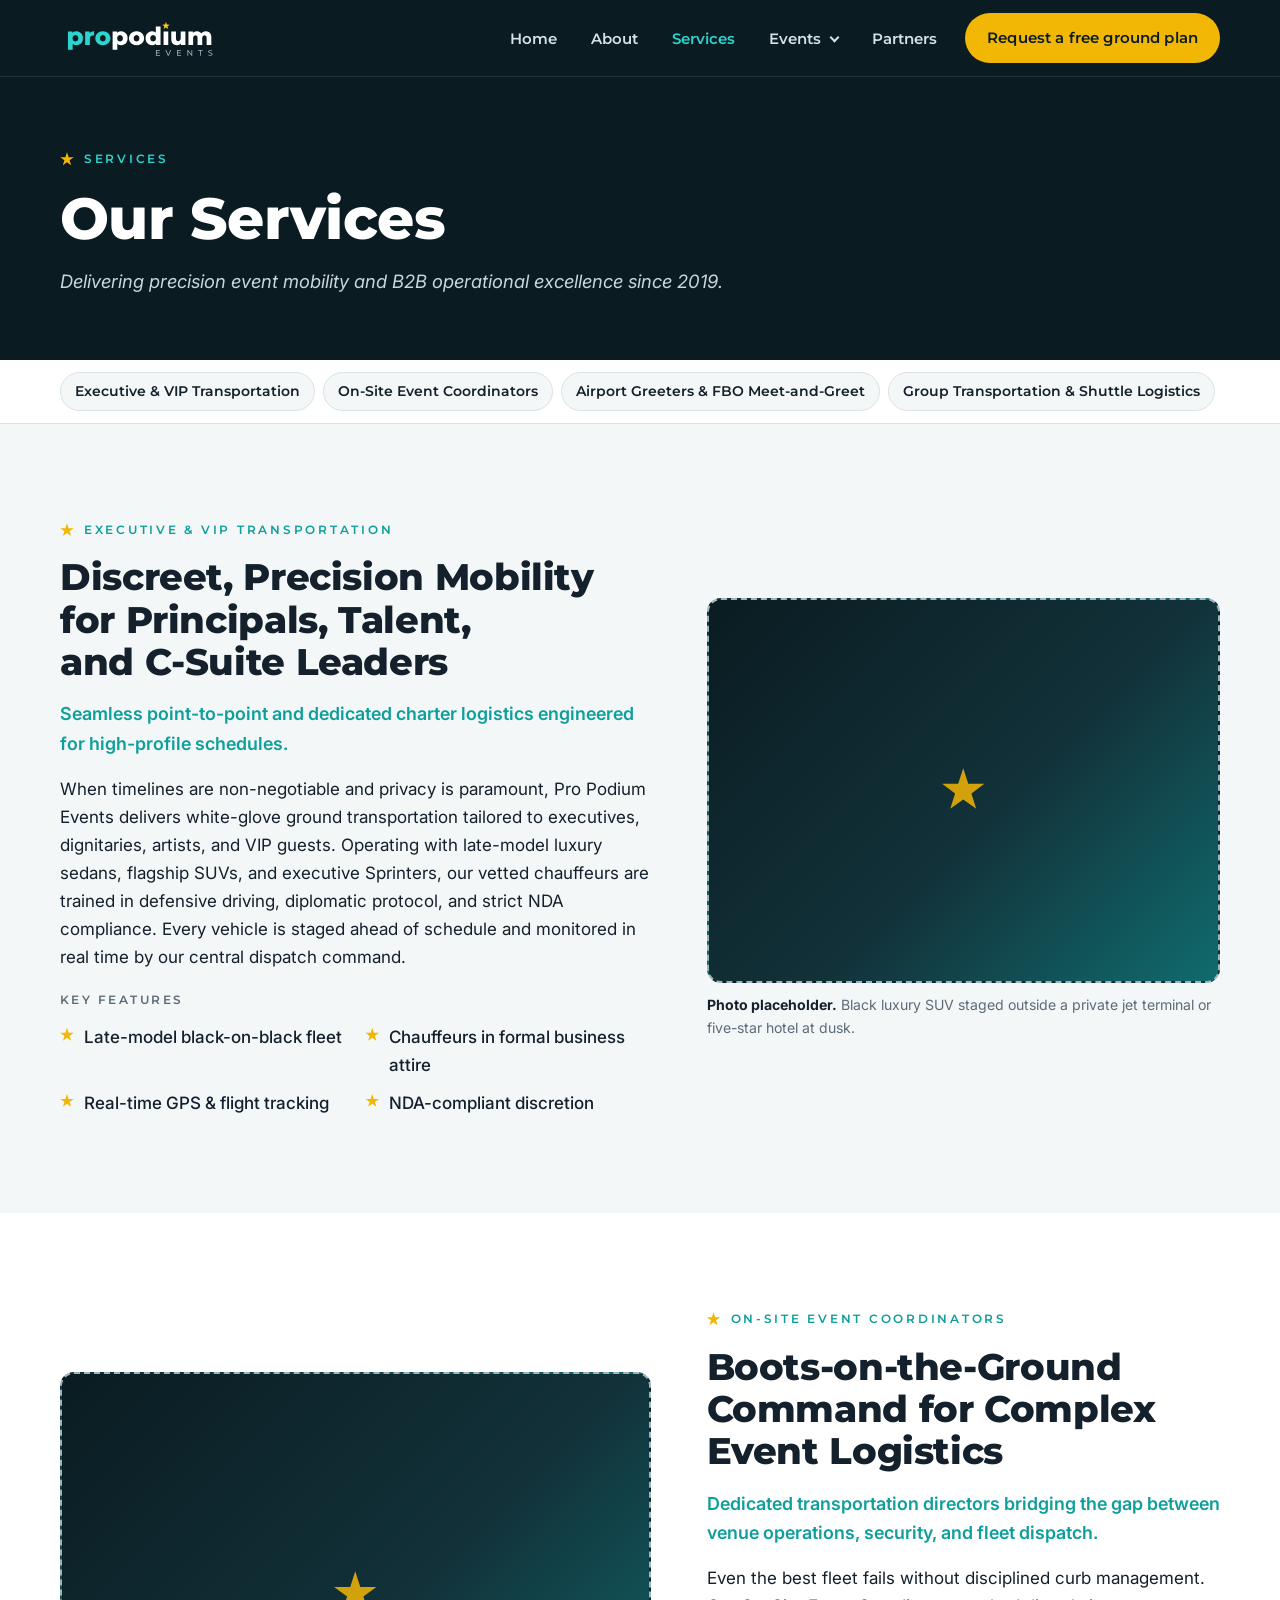
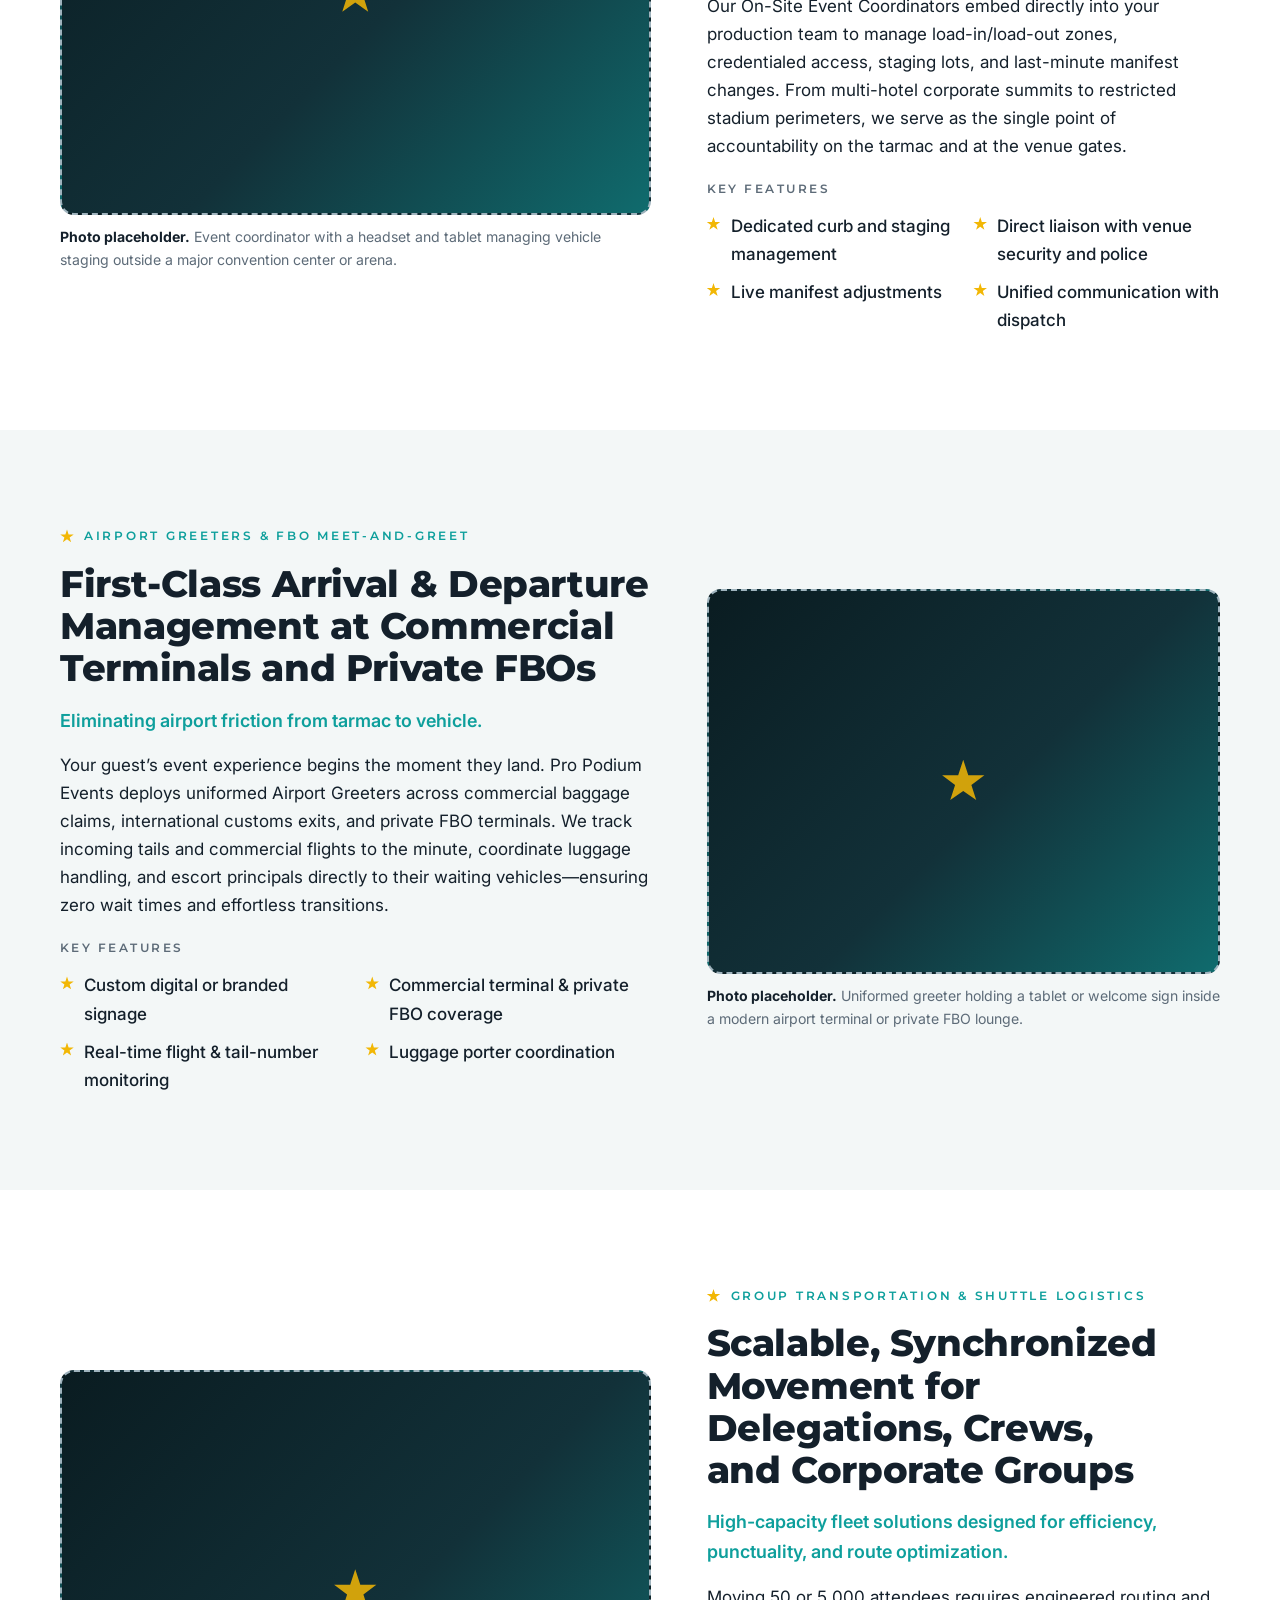
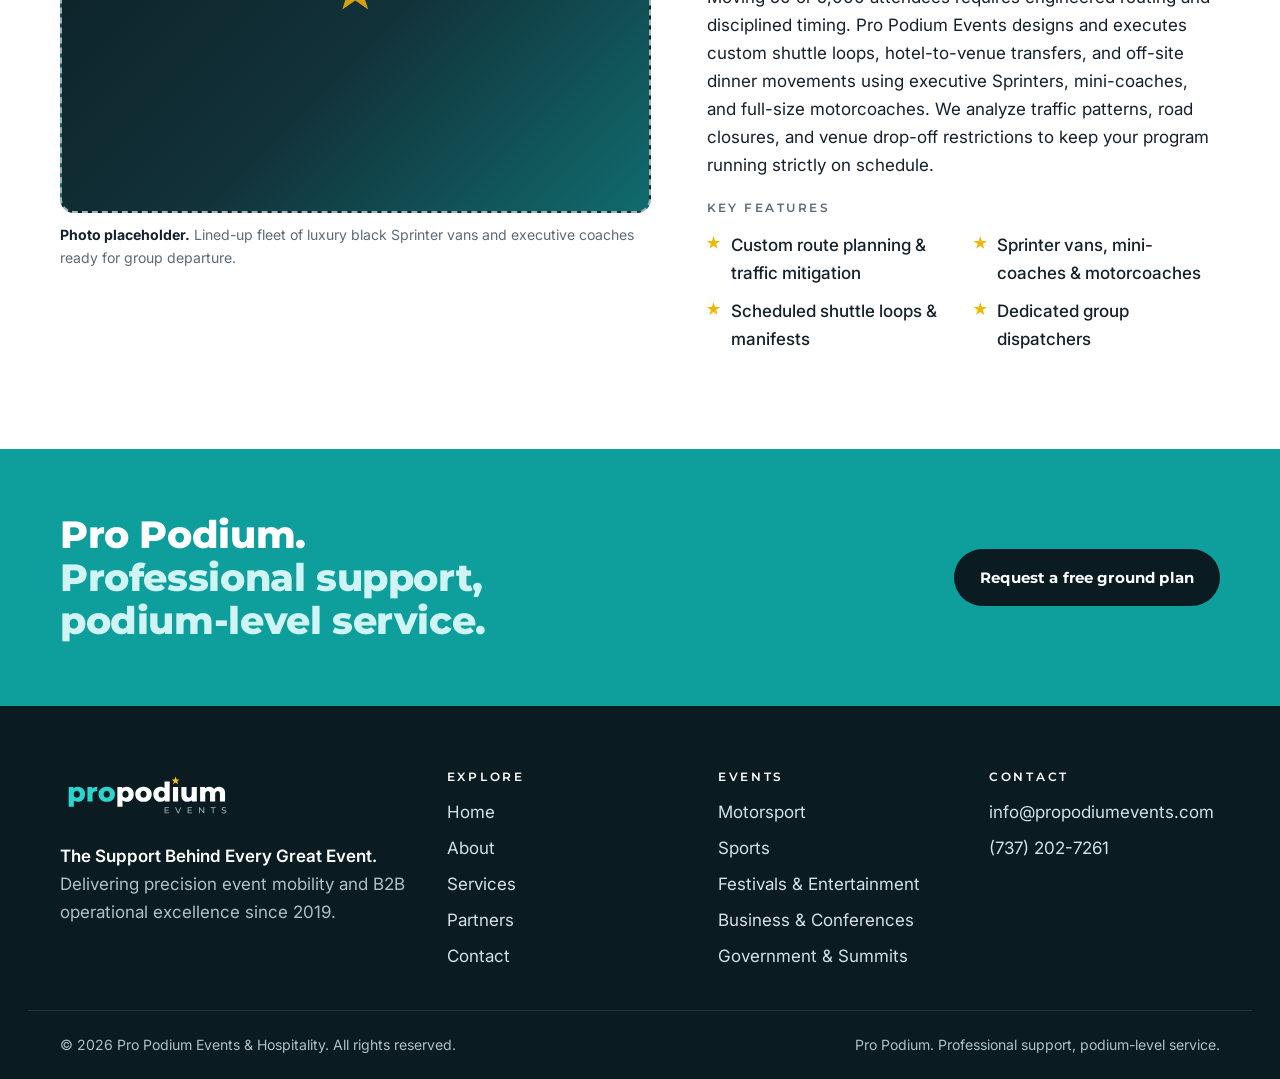
<file: services.html>
<!doctype html>
<html lang="en">
<head>
<meta charset="utf-8">
<meta name="viewport" content="width=device-width, initial-scale=1, viewport-fit=cover">
<title>Services | Pro Podium Events &amp; Hospitality</title>
<meta name="description" content="Executive &amp; VIP transportation, on-site event coordinators, airport greeters &amp; FBO meet-and-greet, and group transportation &amp; shuttle logistics.">
<link rel="canonical" href="https://www.propodiumevents.com/services.html">
<meta name="theme-color" content="#0A1C21">
<meta property="og:type" content="website">
<meta property="og:site_name" content="Pro Podium Events &amp; Hospitality">
<meta property="og:title" content="Services | Pro Podium Events &amp; Hospitality">
<meta property="og:description" content="Executive &amp; VIP transportation, on-site event coordinators, airport greeters &amp; FBO meet-and-greet, and group transportation &amp; shuttle logistics.">
<meta property="og:url" content="https://www.propodiumevents.com/services.html">
<meta property="og:image" content="https://www.propodiumevents.com/assets/img/og-image.png">
<meta name="twitter:card" content="summary_large_image">
<link rel="icon" href="favicon.svg" type="image/svg+xml">
<link rel="icon" href="favicon-32.png" sizes="32x32" type="image/png">
<link rel="apple-touch-icon" href="apple-touch-icon.png">
<link rel="manifest" href="site.webmanifest">
<link rel="preconnect" href="https://fonts.googleapis.com"><link rel="preconnect" href="https://fonts.gstatic.com" crossorigin><link rel="stylesheet" href="https://fonts.googleapis.com/css2?family=Inter:wght@400;500;600&family=Montserrat:ital,wght@0,500;0,600;0,700;0,800;1,600;1,700&display=swap">
<link rel="stylesheet" href="assets/css/style.css">

</head>
<body>
<a class="sr-only" href="#main">Skip to content</a>
<header class="site-header">
  <div class="wrap nav">
    <a class="brand" href="./"><span class="sr-only">Pro Podium Events &amp; Hospitality home</span><svg xmlns="http://www.w3.org/2000/svg" viewBox="-12.0 -8 296.7 82" aria-hidden="true" focusable="false"><path d="M18.54243542435424 46.41512915129151Q15.359778597785978 46.41512915129151 13.099630996309962 45.008302583025824Q10.839483394833948 43.601476014760145 9.663284132841328 40.76476014760148Q8.487084870848708 37.928044280442805 8.487084870848708 33.5Q8.487084870848708 29.025830258302584 9.59409594095941 26.18911439114391Q10.70110701107011 23.35239852398524 12.938191881918819 21.968634686346864Q15.175276752767527 20.584870848708487 18.54243542435424 20.584870848708487Q21.95571955719557 20.584870848708487 24.74630996309963 22.176199261992622Q27.53690036900369 23.767527675276753 29.174354243542435 26.650369003690038Q30.81180811808118 29.53321033210332 30.81180811808118 33.5Q30.81180811808118 37.46678966789668 29.174354243542435 40.37269372693727Q27.53690036900369 43.27859778597786 24.74630996309963 44.84686346863468Q21.95571955719557 46.41512915129151 18.54243542435424 46.41512915129151ZM2.8136531365313653 54.94833948339483V21.0H11.162361623616237V25.243542435424356L11.116236162361623 33.5L11.57749077490775 41.80258302583026V54.94833948339483ZM16.69741697416974 39.450184501845015Q18.173431734317344 39.450184501845015 19.349630996309962 38.75830258302583Q20.525830258302584 38.066420664206646 21.240774907749078 36.72878228782288Q21.95571955719557 35.391143911439116 21.95571955719557 33.5Q21.95571955719557 31.608856088560884 21.240774907749078 30.27121771217712Q20.525830258302584 28.933579335793358 19.349630996309962 28.24169741697417Q18.173431734317344 27.54981549815498 16.69741697416974 27.54981549815498Q15.22140221402214 27.54981549815498 14.04520295202952 28.24169741697417Q12.8690036900369 28.933579335793358 12.154059040590406 30.27121771217712Q11.439114391143912 31.608856088560884 11.439114391143912 33.5Q11.439114391143912 35.391143911439116 12.154059040590406 36.72878228782288Q12.8690036900369 38.066420664206646 14.04520295202952 38.75830258302583Q15.22140221402214 39.450184501845015 16.69741697416974 39.450184501845015Z M34.87084870848708 46.0V21.0H43.21955719557195V28.28782287822878L41.974169741697416 26.21217712177122Q43.08118081180812 23.39852398523985 45.571955719557195 21.99169741697417Q48.062730627306266 20.584870848708487 51.61439114391143 20.584870848708487V28.472324723247233Q51.01476014760147 28.380073800738007 50.57656826568265 28.3570110701107Q50.138376383763834 28.333948339483396 49.630996309963095 28.333948339483396Q46.955719557195565 28.333948339483396 45.29520295202951 29.78690036900369Q43.63468634686347 31.239852398523986 43.63468634686347 34.51476014760148V46.0Z M67.85055350553505 46.41512915129151Q63.74538745387453 46.41512915129151 60.562730627306266 44.75461254612546Q57.380073800738 43.09409594095941 55.55811808118081 40.16512915129151Q53.736162361623606 37.23616236162361 53.736162361623606 33.45387453874539Q53.736162361623606 29.671586715867157 55.55811808118081 26.76568265682657Q57.380073800738 23.85977859778598 60.562730627306266 22.222324723247233Q63.74538745387453 20.584870848708487 67.85055350553505 20.584870848708487Q71.95571955719556 20.584870848708487 75.16143911439113 22.222324723247233Q78.36715867158671 23.85977859778598 80.1660516605166 26.76568265682657Q81.9649446494465 29.671586715867157 81.9649446494465 33.45387453874539Q81.9649446494465 37.23616236162361 80.1660516605166 40.16512915129151Q78.36715867158671 43.09409594095941 75.16143911439113 44.75461254612546Q71.95571955719556 46.41512915129151 67.85055350553505 46.41512915129151ZM67.85055350553505 39.450184501845015Q69.37269372693726 39.450184501845015 70.54889298892988 38.75830258302583Q71.7250922509225 38.066420664206646 72.41697416974169 36.70571955719558Q73.10885608856088 35.345018450184504 73.10885608856088 33.45387453874539Q73.10885608856088 31.562730627306273 72.41697416974169 30.248154981549817Q71.7250922509225 28.933579335793358 70.54889298892988 28.24169741697417Q69.37269372693726 27.54981549815498 67.85055350553505 27.54981549815498Q66.37453874538744 27.54981549815498 65.19833948339482 28.24169741697417Q64.02214022140221 28.933579335793358 63.30719557195572 30.248154981549817Q62.592250922509216 31.562730627306273 62.592250922509216 33.45387453874539Q62.592250922509216 35.345018450184504 63.30719557195572 36.70571955719558Q64.02214022140221 38.066420664206646 65.19833948339482 38.75830258302583Q66.37453874538744 39.450184501845015 67.85055350553505 39.450184501845015Z" fill="#2CD4CF"/><path d="M101.75276752767527 46.41512915129151Q98.57011070110701 46.41512915129151 96.309963099631 45.008302583025824Q94.04981549815498 43.601476014760145 92.87361623616236 40.76476014760148Q91.69741697416974 37.928044280442805 91.69741697416974 33.5Q91.69741697416974 29.025830258302584 92.80442804428044 26.18911439114391Q93.91143911439114 23.35239852398524 96.14852398523985 21.968634686346864Q98.38560885608857 20.584870848708487 101.75276752767527 20.584870848708487Q105.16605166051662 20.584870848708487 107.95664206642067 22.176199261992622Q110.74723247232473 23.767527675276753 112.38468634686348 26.650369003690038Q114.02214022140222 29.53321033210332 114.02214022140222 33.5Q114.02214022140222 37.46678966789668 112.38468634686348 40.37269372693727Q110.74723247232473 43.27859778597786 107.95664206642067 44.84686346863468Q105.16605166051662 46.41512915129151 101.75276752767527 46.41512915129151ZM86.02398523985241 54.94833948339483V21.0H94.37269372693727V25.243542435424356L94.32656826568265 33.5L94.78782287822878 41.80258302583026V54.94833948339483ZM99.90774907749078 39.450184501845015Q101.38376383763838 39.450184501845015 102.559963099631 38.75830258302583Q103.73616236162363 38.066420664206646 104.45110701107012 36.72878228782288Q105.16605166051662 35.391143911439116 105.16605166051662 33.5Q105.16605166051662 31.608856088560884 104.45110701107012 30.27121771217712Q103.73616236162363 28.933579335793358 102.559963099631 28.24169741697417Q101.38376383763838 27.54981549815498 99.90774907749078 27.54981549815498Q98.43173431734317 27.54981549815498 97.25553505535055 28.24169741697417Q96.07933579335794 28.933579335793358 95.36439114391145 30.27121771217712Q94.64944649446495 31.608856088560884 94.64944649446495 33.5Q94.64944649446495 35.391143911439116 95.36439114391145 36.72878228782288Q96.07933579335794 38.066420664206646 97.25553505535055 38.75830258302583Q98.43173431734317 39.450184501845015 99.90774907749078 39.450184501845015Z M130.62730627306274 46.41512915129151Q126.52214022140221 46.41512915129151 123.33948339483395 44.75461254612546Q120.15682656826569 43.09409594095941 118.33487084870849 40.16512915129151Q116.5129151291513 37.23616236162361 116.5129151291513 33.45387453874539Q116.5129151291513 29.671586715867157 118.33487084870849 26.76568265682657Q120.15682656826569 23.85977859778598 123.33948339483395 22.222324723247233Q126.52214022140221 20.584870848708487 130.62730627306274 20.584870848708487Q134.73247232472323 20.584870848708487 137.9381918819188 22.222324723247233Q141.1439114391144 23.85977859778598 142.94280442804427 26.76568265682657Q144.74169741697418 29.671586715867157 144.74169741697418 33.45387453874539Q144.74169741697418 37.23616236162361 142.94280442804427 40.16512915129151Q141.1439114391144 43.09409594095941 137.9381918819188 44.75461254612546Q134.73247232472323 46.41512915129151 130.62730627306274 46.41512915129151ZM130.62730627306274 39.450184501845015Q132.14944649446494 39.450184501845015 133.32564575645756 38.75830258302583Q134.50184501845018 38.066420664206646 135.1937269372694 36.70571955719558Q135.88560885608857 35.345018450184504 135.88560885608857 33.45387453874539Q135.88560885608857 31.562730627306273 135.1937269372694 30.248154981549817Q134.50184501845018 28.933579335793358 133.32564575645756 28.24169741697417Q132.14944649446494 27.54981549815498 130.62730627306274 27.54981549815498Q129.15129151291512 27.54981549815498 127.9750922509225 28.24169741697417Q126.7988929889299 28.933579335793358 126.0839483394834 30.248154981549817Q125.3690036900369 31.562730627306273 125.3690036900369 33.45387453874539Q125.3690036900369 35.345018450184504 126.0839483394834 36.70571955719558Q126.7988929889299 38.066420664206646 127.9750922509225 38.75830258302583Q129.15129151291512 39.450184501845015 130.62730627306274 39.450184501845015Z M159.68634686346866 46.41512915129151Q156.27306273062732 46.41512915129151 153.48247232472326 44.82380073800738Q150.6918819188192 43.23247232472325 149.03136531365317 40.34963099630996Q147.3708487084871 37.46678966789668 147.3708487084871 33.45387453874539Q147.3708487084871 29.487084870848708 149.03136531365317 26.604243542435427Q150.6918819188192 23.72140221402214 153.48247232472326 22.153136531365313Q156.27306273062732 20.584870848708487 159.68634686346866 20.584870848708487Q162.91512915129152 20.584870848708487 165.15221402214024 21.968634686346864Q167.38929889298893 23.35239852398524 168.54243542435427 26.21217712177122Q169.69557195571957 29.071955719557195 169.69557195571957 33.45387453874539Q169.69557195571957 37.928044280442805 168.58856088560887 40.78782287822878Q167.48154981549817 43.64760147601476 165.26752767527677 45.03136531365314Q163.05350553505536 46.41512915129151 159.68634686346866 46.41512915129151ZM161.53136531365314 39.450184501845015Q163.00738007380076 39.450184501845015 164.18357933579335 38.75830258302583Q165.35977859778598 38.066420664206646 166.05166051660518 36.70571955719558Q166.74354243542436 35.345018450184504 166.74354243542436 33.45387453874539Q166.74354243542436 31.562730627306273 166.05166051660518 30.248154981549817Q165.35977859778598 28.933579335793358 164.18357933579335 28.24169741697417Q163.00738007380076 27.54981549815498 161.53136531365314 27.54981549815498Q160.00922509225094 27.54981549815498 158.83302583025832 28.24169741697417Q157.6568265682657 28.933579335793358 156.96494464944652 30.248154981549817Q156.27306273062732 31.562730627306273 156.27306273062732 33.45387453874539Q156.27306273062732 35.345018450184504 156.96494464944652 36.70571955719558Q157.6568265682657 38.066420664206646 158.83302583025832 38.75830258302583Q160.00922509225094 39.450184501845015 161.53136531365314 39.450184501845015ZM167.02029520295204 46.0V41.710332103321036L167.06642066420665 33.45387453874539L166.60516605166052 25.19741697416974V11.774907749077492H175.36900369003692V46.0Z M180.99630996309963 46.0V21.0H189.760147601476V46.0Z M205.950184501845 46.41512915129151Q202.90590405904058 46.41512915129151 200.48431734317342 45.215867158671585Q198.06273062730625 44.01660516605166 196.70202952029518 41.45664206642066Q195.34132841328412 38.896678966789665 195.34132841328412 34.9760147601476V21.0H204.10516605166052V33.54612546125461Q204.10516605166052 36.452029520295206 205.1891143911439 37.69741697416974Q206.2730627306273 38.94280442804428 208.25645756457564 38.94280442804428Q209.5479704797048 38.94280442804428 210.60885608856086 38.343173431734314Q211.66974169741695 37.74354243542435 212.31549815498153 36.428966789667896Q212.9612546125461 35.11439114391144 212.9612546125461 33.03874538745387V21.0H221.7250922509225V46.0H213.37638376383762V38.94280442804428L214.99077490774906 40.92619926199262Q213.6992619926199 43.693726937269375 211.25461254612543 45.05442804428044Q208.80996309963098 46.41512915129151 205.950184501845 46.41512915129151Z M227.35239852398524 46.0V21.0H235.70110701107012V27.964944649446494L234.04059040590406 25.981549815498155Q235.42435424354244 23.30627306273063 237.8228782287823 21.945571955719558Q240.22140221402213 20.584870848708487 243.17343173431735 20.584870848708487Q246.54059040590406 20.584870848708487 249.10055350553506 22.314575645756456Q251.66051660516604 24.04428044280443 252.5369003690037 27.68819188191882L249.6771217712177 27.088560885608857Q251.01476014760146 24.04428044280443 253.7130996309963 22.314575645756456Q256.41143911439116 20.584870848708487 259.9169741697417 20.584870848708487Q262.8228782287823 20.584870848708487 265.1060885608856 21.761070110701105Q267.3892988929889 22.937269372693727 268.70387453874537 25.381918819188193Q270.01845018450183 27.826568265682656 270.01845018450183 31.70110701107011V46.0H261.2546125461255V33.1309963099631Q261.2546125461255 30.45571955719557 260.239852398524 29.23339483394834Q259.2250922509225 28.01107011070111 257.47232472324725 28.01107011070111Q256.2269372693727 28.01107011070111 255.21217712177122 28.61070110701107Q254.19741697416973 29.210332103321033 253.6439114391144 30.432656826568262Q253.09040590405903 31.654981549815496 253.09040590405903 33.59225092250922V46.0H244.32656826568265V33.1309963099631Q244.32656826568265 30.45571955719557 243.33487084870848 29.23339483394834Q242.34317343173433 28.01107011070111 240.54428044280442 28.01107011070111Q239.25276752767527 28.01107011070111 238.2610701107011 28.61070110701107Q237.26937269372692 29.210332103321033 236.69280442804427 30.432656826568262Q236.11623616236162 31.654981549815496 236.11623616236162 33.59225092250922V46.0Z" fill="#FFFFFF"/><path d="M185.40 3.30 L187.18 8.05 L192.25 8.28 L188.28 11.43 L189.63 16.32 L185.40 13.52 L181.17 16.32 L182.53 11.43 L178.55 8.28 L183.62 8.05Z" fill="#FFC61A"/><path d="M166.73485239852397 66.0V55.5H174.144852398524V56.805H168.23485239852397V64.695H174.35485239852397V66.0ZM168.09985239852398 61.305V60.03H173.49985239852398V61.305Z M189.11485239852396 66.0 184.494852398524 55.5H186.11485239852396L190.35985239852397 65.19H189.42985239852396L193.70485239852397 55.5H195.20485239852397L190.59985239852398 66.0Z M206.06485239852395 66.0V55.5H213.47485239852398V56.805H207.56485239852395V64.695H213.68485239852396V66.0ZM207.42985239852396 61.305V60.03H212.82985239852397V61.305Z M225.41485239852395 66.0V55.5H226.64485239852397L233.58985239852396 64.125H232.94485239852395V55.5H234.44485239852395V66.0H233.21485239852396L226.26985239852397 57.375H226.91485239852395V66.0Z M248.97985239852395 66.0V56.805H245.37985239852395V55.5H254.06485239852395V56.805H250.46485239852396V66.0Z M268.05985239852396 66.12Q266.85985239852397 66.12 265.764852398524 65.7525Q264.669852398524 65.385 264.039852398524 64.8L264.594852398524 63.63Q265.19485239852395 64.155 266.12485239852396 64.5Q267.05485239852396 64.845 268.05985239852396 64.845Q268.974852398524 64.845 269.544852398524 64.63499999999999Q270.11485239852396 64.425 270.384852398524 64.0575Q270.654852398524 63.69 270.654852398524 63.225Q270.654852398524 62.685 270.30235239852396 62.355000000000004Q269.94985239852394 62.025 269.38735239852394 61.8225Q268.82485239852394 61.62 268.149852398524 61.47Q267.474852398524 61.32 266.792352398524 61.1175Q266.10985239852397 60.915 265.54735239852397 60.599999999999994Q264.98485239852397 60.285 264.639852398524 59.7525Q264.294852398524 59.22 264.294852398524 58.38Q264.294852398524 57.57 264.722352398524 56.8875Q265.149852398524 56.205 266.042352398524 55.792500000000004Q266.93485239852396 55.38 268.31485239852395 55.38Q269.229852398524 55.38 270.129852398524 55.620000000000005Q271.029852398524 55.86 271.68985239852395 56.31L271.19485239852395 57.51Q270.519852398524 57.06 269.769852398524 56.8575Q269.019852398524 56.655 268.31485239852395 56.655Q267.42985239852396 56.655 266.85985239852397 56.88Q266.289852398524 57.105000000000004 266.02735239852393 57.480000000000004Q265.76485239852394 57.855000000000004 265.76485239852394 58.32Q265.76485239852394 58.875 266.11735239852396 59.205Q266.469852398524 59.535 267.032352398524 59.73Q267.594852398524 59.925 268.269852398524 60.082499999999996Q268.94485239852395 60.24 269.62735239852395 60.435Q270.30985239852396 60.63 270.87235239852396 60.945Q271.43485239852396 61.26 271.779852398524 61.785Q272.12485239852396 62.31 272.12485239852396 63.135Q272.12485239852396 63.93 271.68985239852395 64.6125Q271.25485239852395 65.295 270.347352398524 65.70750000000001Q269.43985239852395 66.12 268.05985239852396 66.12Z" fill="#9FB3BD"/></svg>
</a>
    <button class="menu-toggle" type="button" aria-expanded="false" aria-controls="nav-links-services">Menu</button>
    <ul class="nav-links" id="nav-links-services">
      <li><a href="./">Home</a></li>
      <li><a href="about.html">About</a></li>
      <li><a href="services.html" aria-current="page">Services</a></li>
      <li class="has-sub"><a href="events.html">Events <span class="caret" aria-hidden="true"></span></a><ul class="sub" aria-label="Events"><li><a href="events.html">All events</a></li><li><a href="events/motorsport.html">Motorsport</a></li><li><a href="events/sports.html">Sports</a></li><li><a href="events/festivals.html">Festivals & Entertainment</a></li><li><a href="events/business.html">Business & Conferences</a></li><li><a href="events/government.html">Government & Summits</a></li></ul></li>
      <li><a href="partners.html">Partners</a></li>
      <li><a class="btn btn-gold" href="contact.html">Request a free ground plan</a></li>
    </ul>
  </div>
</header>
<main id="main">
<section class="page-hero"><div class="wrap">
  <span class="eyebrow"><span class="star" aria-hidden="true"></span>Services</span>
  <h1>Our Services</h1>
  <p>Delivering precision event mobility and B2B operational excellence since 2019.</p>
</div></section>
<nav class="jump" aria-label="Services on this page"><div class="wrap"><ul><li><a href="#executive-vip">Executive &amp; VIP Transportation</a></li><li><a href="#on-site-coordinators">On-Site Event Coordinators</a></li><li><a href="#airport-greeters">Airport Greeters &amp; FBO Meet-and-Greet</a></li><li><a href="#group-transportation">Group Transportation &amp; Shuttle Logistics</a></li></ul></div></nav>
<section class="section svc-block tint" id="executive-vip">
  <div class="wrap svc-grid">
    <div class="svc-copy">
      <span class="eyebrow"><span class="star" aria-hidden="true"></span>Executive &amp; VIP Transportation</span>
      <h2>Discreet, Precision Mobility for Principals, Talent, and C-Suite Leaders</h2>
      <p class="svc-sub">Seamless point-to-point and dedicated charter logistics engineered for high-profile schedules.</p>
      <p>When timelines are non-negotiable and privacy is paramount, Pro Podium Events delivers white-glove ground transportation tailored to executives, dignitaries, artists, and VIP guests. Operating with late-model luxury sedans, flagship SUVs, and executive Sprinters, our vetted chauffeurs are trained in defensive driving, diplomatic protocol, and strict NDA compliance. Every vehicle is staged ahead of schedule and monitored in real time by our central dispatch command.</p>
      <h3 class="feat-title">Key features</h3>
      <ul class="features"><li><span class="star" aria-hidden="true"></span><span>Late-model black-on-black fleet</span></li><li><span class="star" aria-hidden="true"></span><span>Chauffeurs in formal business attire</span></li><li><span class="star" aria-hidden="true"></span><span>Real-time GPS &amp; flight tracking</span></li><li><span class="star" aria-hidden="true"></span><span>NDA-compliant discretion</span></li></ul>
    </div>
    <figure class="media-ph">
  <div class="media-ph-box" aria-hidden="true"><span class="star"></span></div>
  <figcaption><strong>Photo placeholder.</strong> Black luxury SUV staged outside a private jet terminal or five-star hotel at dusk.</figcaption>
</figure>
  </div>
</section><section class="section svc-block" id="on-site-coordinators">
  <div class="wrap svc-grid flip">
    <div class="svc-copy">
      <span class="eyebrow"><span class="star" aria-hidden="true"></span>On-Site Event Coordinators</span>
      <h2>Boots-on-the-Ground Command for Complex Event Logistics</h2>
      <p class="svc-sub">Dedicated transportation directors bridging the gap between venue operations, security, and fleet dispatch.</p>
      <p>Even the best fleet fails without disciplined curb management. Our On-Site Event Coordinators embed directly into your production team to manage load-in/load-out zones, credentialed access, staging lots, and last-minute manifest changes. From multi-hotel corporate summits to restricted stadium perimeters, we serve as the single point of accountability on the tarmac and at the venue gates.</p>
      <h3 class="feat-title">Key features</h3>
      <ul class="features"><li><span class="star" aria-hidden="true"></span><span>Dedicated curb and staging management</span></li><li><span class="star" aria-hidden="true"></span><span>Direct liaison with venue security and police</span></li><li><span class="star" aria-hidden="true"></span><span>Live manifest adjustments</span></li><li><span class="star" aria-hidden="true"></span><span>Unified communication with dispatch</span></li></ul>
    </div>
    <figure class="media-ph">
  <div class="media-ph-box" aria-hidden="true"><span class="star"></span></div>
  <figcaption><strong>Photo placeholder.</strong> Event coordinator with a headset and tablet managing vehicle staging outside a major convention center or arena.</figcaption>
</figure>
  </div>
</section><section class="section svc-block tint" id="airport-greeters">
  <div class="wrap svc-grid">
    <div class="svc-copy">
      <span class="eyebrow"><span class="star" aria-hidden="true"></span>Airport Greeters &amp; FBO Meet-and-Greet</span>
      <h2>First-Class Arrival &amp; Departure Management at Commercial Terminals and Private FBOs</h2>
      <p class="svc-sub">Eliminating airport friction from tarmac to vehicle.</p>
      <p>Your guest’s event experience begins the moment they land. Pro Podium Events deploys uniformed Airport Greeters across commercial baggage claims, international customs exits, and private FBO terminals. We track incoming tails and commercial flights to the minute, coordinate luggage handling, and escort principals directly to their waiting vehicles—ensuring zero wait times and effortless transitions.</p>
      <h3 class="feat-title">Key features</h3>
      <ul class="features"><li><span class="star" aria-hidden="true"></span><span>Custom digital or branded signage</span></li><li><span class="star" aria-hidden="true"></span><span>Commercial terminal &amp; private FBO coverage</span></li><li><span class="star" aria-hidden="true"></span><span>Real-time flight &amp; tail-number monitoring</span></li><li><span class="star" aria-hidden="true"></span><span>Luggage porter coordination</span></li></ul>
    </div>
    <figure class="media-ph">
  <div class="media-ph-box" aria-hidden="true"><span class="star"></span></div>
  <figcaption><strong>Photo placeholder.</strong> Uniformed greeter holding a tablet or welcome sign inside a modern airport terminal or private FBO lounge.</figcaption>
</figure>
  </div>
</section><section class="section svc-block" id="group-transportation">
  <div class="wrap svc-grid flip">
    <div class="svc-copy">
      <span class="eyebrow"><span class="star" aria-hidden="true"></span>Group Transportation &amp; Shuttle Logistics</span>
      <h2>Scalable, Synchronized Movement for Delegations, Crews, and Corporate Groups</h2>
      <p class="svc-sub">High-capacity fleet solutions designed for efficiency, punctuality, and route optimization.</p>
      <p>Moving 50 or 5,000 attendees requires engineered routing and disciplined timing. Pro Podium Events designs and executes custom shuttle loops, hotel-to-venue transfers, and off-site dinner movements using executive Sprinters, mini-coaches, and full-size motorcoaches. We analyze traffic patterns, road closures, and venue drop-off restrictions to keep your program running strictly on schedule.</p>
      <h3 class="feat-title">Key features</h3>
      <ul class="features"><li><span class="star" aria-hidden="true"></span><span>Custom route planning &amp; traffic mitigation</span></li><li><span class="star" aria-hidden="true"></span><span>Sprinter vans, mini-coaches &amp; motorcoaches</span></li><li><span class="star" aria-hidden="true"></span><span>Scheduled shuttle loops &amp; manifests</span></li><li><span class="star" aria-hidden="true"></span><span>Dedicated group dispatchers</span></li></ul>
    </div>
    <figure class="media-ph">
  <div class="media-ph-box" aria-hidden="true"><span class="star"></span></div>
  <figcaption><strong>Photo placeholder.</strong> Lined-up fleet of luxury black Sprinter vans and executive coaches ready for group departure.</figcaption>
</figure>
  </div>
</section>
<section class="cta">
  <div class="wrap cta-inner">
    <h2>Pro Podium. <span class="muted">Professional support, podium-level service.</span></h2>
    <a class="btn btn-ink" href="contact.html">Request a free ground plan</a>
  </div>
</section>
</main>
<footer class="site-footer">
  <div class="wrap footer-grid">
    <div>
      <a class="brand" href="./"><span class="sr-only">Pro Podium Events &amp; Hospitality home</span><svg xmlns="http://www.w3.org/2000/svg" viewBox="-12.0 -8 296.7 82" aria-hidden="true" focusable="false"><path d="M18.54243542435424 46.41512915129151Q15.359778597785978 46.41512915129151 13.099630996309962 45.008302583025824Q10.839483394833948 43.601476014760145 9.663284132841328 40.76476014760148Q8.487084870848708 37.928044280442805 8.487084870848708 33.5Q8.487084870848708 29.025830258302584 9.59409594095941 26.18911439114391Q10.70110701107011 23.35239852398524 12.938191881918819 21.968634686346864Q15.175276752767527 20.584870848708487 18.54243542435424 20.584870848708487Q21.95571955719557 20.584870848708487 24.74630996309963 22.176199261992622Q27.53690036900369 23.767527675276753 29.174354243542435 26.650369003690038Q30.81180811808118 29.53321033210332 30.81180811808118 33.5Q30.81180811808118 37.46678966789668 29.174354243542435 40.37269372693727Q27.53690036900369 43.27859778597786 24.74630996309963 44.84686346863468Q21.95571955719557 46.41512915129151 18.54243542435424 46.41512915129151ZM2.8136531365313653 54.94833948339483V21.0H11.162361623616237V25.243542435424356L11.116236162361623 33.5L11.57749077490775 41.80258302583026V54.94833948339483ZM16.69741697416974 39.450184501845015Q18.173431734317344 39.450184501845015 19.349630996309962 38.75830258302583Q20.525830258302584 38.066420664206646 21.240774907749078 36.72878228782288Q21.95571955719557 35.391143911439116 21.95571955719557 33.5Q21.95571955719557 31.608856088560884 21.240774907749078 30.27121771217712Q20.525830258302584 28.933579335793358 19.349630996309962 28.24169741697417Q18.173431734317344 27.54981549815498 16.69741697416974 27.54981549815498Q15.22140221402214 27.54981549815498 14.04520295202952 28.24169741697417Q12.8690036900369 28.933579335793358 12.154059040590406 30.27121771217712Q11.439114391143912 31.608856088560884 11.439114391143912 33.5Q11.439114391143912 35.391143911439116 12.154059040590406 36.72878228782288Q12.8690036900369 38.066420664206646 14.04520295202952 38.75830258302583Q15.22140221402214 39.450184501845015 16.69741697416974 39.450184501845015Z M34.87084870848708 46.0V21.0H43.21955719557195V28.28782287822878L41.974169741697416 26.21217712177122Q43.08118081180812 23.39852398523985 45.571955719557195 21.99169741697417Q48.062730627306266 20.584870848708487 51.61439114391143 20.584870848708487V28.472324723247233Q51.01476014760147 28.380073800738007 50.57656826568265 28.3570110701107Q50.138376383763834 28.333948339483396 49.630996309963095 28.333948339483396Q46.955719557195565 28.333948339483396 45.29520295202951 29.78690036900369Q43.63468634686347 31.239852398523986 43.63468634686347 34.51476014760148V46.0Z M67.85055350553505 46.41512915129151Q63.74538745387453 46.41512915129151 60.562730627306266 44.75461254612546Q57.380073800738 43.09409594095941 55.55811808118081 40.16512915129151Q53.736162361623606 37.23616236162361 53.736162361623606 33.45387453874539Q53.736162361623606 29.671586715867157 55.55811808118081 26.76568265682657Q57.380073800738 23.85977859778598 60.562730627306266 22.222324723247233Q63.74538745387453 20.584870848708487 67.85055350553505 20.584870848708487Q71.95571955719556 20.584870848708487 75.16143911439113 22.222324723247233Q78.36715867158671 23.85977859778598 80.1660516605166 26.76568265682657Q81.9649446494465 29.671586715867157 81.9649446494465 33.45387453874539Q81.9649446494465 37.23616236162361 80.1660516605166 40.16512915129151Q78.36715867158671 43.09409594095941 75.16143911439113 44.75461254612546Q71.95571955719556 46.41512915129151 67.85055350553505 46.41512915129151ZM67.85055350553505 39.450184501845015Q69.37269372693726 39.450184501845015 70.54889298892988 38.75830258302583Q71.7250922509225 38.066420664206646 72.41697416974169 36.70571955719558Q73.10885608856088 35.345018450184504 73.10885608856088 33.45387453874539Q73.10885608856088 31.562730627306273 72.41697416974169 30.248154981549817Q71.7250922509225 28.933579335793358 70.54889298892988 28.24169741697417Q69.37269372693726 27.54981549815498 67.85055350553505 27.54981549815498Q66.37453874538744 27.54981549815498 65.19833948339482 28.24169741697417Q64.02214022140221 28.933579335793358 63.30719557195572 30.248154981549817Q62.592250922509216 31.562730627306273 62.592250922509216 33.45387453874539Q62.592250922509216 35.345018450184504 63.30719557195572 36.70571955719558Q64.02214022140221 38.066420664206646 65.19833948339482 38.75830258302583Q66.37453874538744 39.450184501845015 67.85055350553505 39.450184501845015Z" fill="#2CD4CF"/><path d="M101.75276752767527 46.41512915129151Q98.57011070110701 46.41512915129151 96.309963099631 45.008302583025824Q94.04981549815498 43.601476014760145 92.87361623616236 40.76476014760148Q91.69741697416974 37.928044280442805 91.69741697416974 33.5Q91.69741697416974 29.025830258302584 92.80442804428044 26.18911439114391Q93.91143911439114 23.35239852398524 96.14852398523985 21.968634686346864Q98.38560885608857 20.584870848708487 101.75276752767527 20.584870848708487Q105.16605166051662 20.584870848708487 107.95664206642067 22.176199261992622Q110.74723247232473 23.767527675276753 112.38468634686348 26.650369003690038Q114.02214022140222 29.53321033210332 114.02214022140222 33.5Q114.02214022140222 37.46678966789668 112.38468634686348 40.37269372693727Q110.74723247232473 43.27859778597786 107.95664206642067 44.84686346863468Q105.16605166051662 46.41512915129151 101.75276752767527 46.41512915129151ZM86.02398523985241 54.94833948339483V21.0H94.37269372693727V25.243542435424356L94.32656826568265 33.5L94.78782287822878 41.80258302583026V54.94833948339483ZM99.90774907749078 39.450184501845015Q101.38376383763838 39.450184501845015 102.559963099631 38.75830258302583Q103.73616236162363 38.066420664206646 104.45110701107012 36.72878228782288Q105.16605166051662 35.391143911439116 105.16605166051662 33.5Q105.16605166051662 31.608856088560884 104.45110701107012 30.27121771217712Q103.73616236162363 28.933579335793358 102.559963099631 28.24169741697417Q101.38376383763838 27.54981549815498 99.90774907749078 27.54981549815498Q98.43173431734317 27.54981549815498 97.25553505535055 28.24169741697417Q96.07933579335794 28.933579335793358 95.36439114391145 30.27121771217712Q94.64944649446495 31.608856088560884 94.64944649446495 33.5Q94.64944649446495 35.391143911439116 95.36439114391145 36.72878228782288Q96.07933579335794 38.066420664206646 97.25553505535055 38.75830258302583Q98.43173431734317 39.450184501845015 99.90774907749078 39.450184501845015Z M130.62730627306274 46.41512915129151Q126.52214022140221 46.41512915129151 123.33948339483395 44.75461254612546Q120.15682656826569 43.09409594095941 118.33487084870849 40.16512915129151Q116.5129151291513 37.23616236162361 116.5129151291513 33.45387453874539Q116.5129151291513 29.671586715867157 118.33487084870849 26.76568265682657Q120.15682656826569 23.85977859778598 123.33948339483395 22.222324723247233Q126.52214022140221 20.584870848708487 130.62730627306274 20.584870848708487Q134.73247232472323 20.584870848708487 137.9381918819188 22.222324723247233Q141.1439114391144 23.85977859778598 142.94280442804427 26.76568265682657Q144.74169741697418 29.671586715867157 144.74169741697418 33.45387453874539Q144.74169741697418 37.23616236162361 142.94280442804427 40.16512915129151Q141.1439114391144 43.09409594095941 137.9381918819188 44.75461254612546Q134.73247232472323 46.41512915129151 130.62730627306274 46.41512915129151ZM130.62730627306274 39.450184501845015Q132.14944649446494 39.450184501845015 133.32564575645756 38.75830258302583Q134.50184501845018 38.066420664206646 135.1937269372694 36.70571955719558Q135.88560885608857 35.345018450184504 135.88560885608857 33.45387453874539Q135.88560885608857 31.562730627306273 135.1937269372694 30.248154981549817Q134.50184501845018 28.933579335793358 133.32564575645756 28.24169741697417Q132.14944649446494 27.54981549815498 130.62730627306274 27.54981549815498Q129.15129151291512 27.54981549815498 127.9750922509225 28.24169741697417Q126.7988929889299 28.933579335793358 126.0839483394834 30.248154981549817Q125.3690036900369 31.562730627306273 125.3690036900369 33.45387453874539Q125.3690036900369 35.345018450184504 126.0839483394834 36.70571955719558Q126.7988929889299 38.066420664206646 127.9750922509225 38.75830258302583Q129.15129151291512 39.450184501845015 130.62730627306274 39.450184501845015Z M159.68634686346866 46.41512915129151Q156.27306273062732 46.41512915129151 153.48247232472326 44.82380073800738Q150.6918819188192 43.23247232472325 149.03136531365317 40.34963099630996Q147.3708487084871 37.46678966789668 147.3708487084871 33.45387453874539Q147.3708487084871 29.487084870848708 149.03136531365317 26.604243542435427Q150.6918819188192 23.72140221402214 153.48247232472326 22.153136531365313Q156.27306273062732 20.584870848708487 159.68634686346866 20.584870848708487Q162.91512915129152 20.584870848708487 165.15221402214024 21.968634686346864Q167.38929889298893 23.35239852398524 168.54243542435427 26.21217712177122Q169.69557195571957 29.071955719557195 169.69557195571957 33.45387453874539Q169.69557195571957 37.928044280442805 168.58856088560887 40.78782287822878Q167.48154981549817 43.64760147601476 165.26752767527677 45.03136531365314Q163.05350553505536 46.41512915129151 159.68634686346866 46.41512915129151ZM161.53136531365314 39.450184501845015Q163.00738007380076 39.450184501845015 164.18357933579335 38.75830258302583Q165.35977859778598 38.066420664206646 166.05166051660518 36.70571955719558Q166.74354243542436 35.345018450184504 166.74354243542436 33.45387453874539Q166.74354243542436 31.562730627306273 166.05166051660518 30.248154981549817Q165.35977859778598 28.933579335793358 164.18357933579335 28.24169741697417Q163.00738007380076 27.54981549815498 161.53136531365314 27.54981549815498Q160.00922509225094 27.54981549815498 158.83302583025832 28.24169741697417Q157.6568265682657 28.933579335793358 156.96494464944652 30.248154981549817Q156.27306273062732 31.562730627306273 156.27306273062732 33.45387453874539Q156.27306273062732 35.345018450184504 156.96494464944652 36.70571955719558Q157.6568265682657 38.066420664206646 158.83302583025832 38.75830258302583Q160.00922509225094 39.450184501845015 161.53136531365314 39.450184501845015ZM167.02029520295204 46.0V41.710332103321036L167.06642066420665 33.45387453874539L166.60516605166052 25.19741697416974V11.774907749077492H175.36900369003692V46.0Z M180.99630996309963 46.0V21.0H189.760147601476V46.0Z M205.950184501845 46.41512915129151Q202.90590405904058 46.41512915129151 200.48431734317342 45.215867158671585Q198.06273062730625 44.01660516605166 196.70202952029518 41.45664206642066Q195.34132841328412 38.896678966789665 195.34132841328412 34.9760147601476V21.0H204.10516605166052V33.54612546125461Q204.10516605166052 36.452029520295206 205.1891143911439 37.69741697416974Q206.2730627306273 38.94280442804428 208.25645756457564 38.94280442804428Q209.5479704797048 38.94280442804428 210.60885608856086 38.343173431734314Q211.66974169741695 37.74354243542435 212.31549815498153 36.428966789667896Q212.9612546125461 35.11439114391144 212.9612546125461 33.03874538745387V21.0H221.7250922509225V46.0H213.37638376383762V38.94280442804428L214.99077490774906 40.92619926199262Q213.6992619926199 43.693726937269375 211.25461254612543 45.05442804428044Q208.80996309963098 46.41512915129151 205.950184501845 46.41512915129151Z M227.35239852398524 46.0V21.0H235.70110701107012V27.964944649446494L234.04059040590406 25.981549815498155Q235.42435424354244 23.30627306273063 237.8228782287823 21.945571955719558Q240.22140221402213 20.584870848708487 243.17343173431735 20.584870848708487Q246.54059040590406 20.584870848708487 249.10055350553506 22.314575645756456Q251.66051660516604 24.04428044280443 252.5369003690037 27.68819188191882L249.6771217712177 27.088560885608857Q251.01476014760146 24.04428044280443 253.7130996309963 22.314575645756456Q256.41143911439116 20.584870848708487 259.9169741697417 20.584870848708487Q262.8228782287823 20.584870848708487 265.1060885608856 21.761070110701105Q267.3892988929889 22.937269372693727 268.70387453874537 25.381918819188193Q270.01845018450183 27.826568265682656 270.01845018450183 31.70110701107011V46.0H261.2546125461255V33.1309963099631Q261.2546125461255 30.45571955719557 260.239852398524 29.23339483394834Q259.2250922509225 28.01107011070111 257.47232472324725 28.01107011070111Q256.2269372693727 28.01107011070111 255.21217712177122 28.61070110701107Q254.19741697416973 29.210332103321033 253.6439114391144 30.432656826568262Q253.09040590405903 31.654981549815496 253.09040590405903 33.59225092250922V46.0H244.32656826568265V33.1309963099631Q244.32656826568265 30.45571955719557 243.33487084870848 29.23339483394834Q242.34317343173433 28.01107011070111 240.54428044280442 28.01107011070111Q239.25276752767527 28.01107011070111 238.2610701107011 28.61070110701107Q237.26937269372692 29.210332103321033 236.69280442804427 30.432656826568262Q236.11623616236162 31.654981549815496 236.11623616236162 33.59225092250922V46.0Z" fill="#FFFFFF"/><path d="M185.40 3.30 L187.18 8.05 L192.25 8.28 L188.28 11.43 L189.63 16.32 L185.40 13.52 L181.17 16.32 L182.53 11.43 L178.55 8.28 L183.62 8.05Z" fill="#FFC61A"/><path d="M166.73485239852397 66.0V55.5H174.144852398524V56.805H168.23485239852397V64.695H174.35485239852397V66.0ZM168.09985239852398 61.305V60.03H173.49985239852398V61.305Z M189.11485239852396 66.0 184.494852398524 55.5H186.11485239852396L190.35985239852397 65.19H189.42985239852396L193.70485239852397 55.5H195.20485239852397L190.59985239852398 66.0Z M206.06485239852395 66.0V55.5H213.47485239852398V56.805H207.56485239852395V64.695H213.68485239852396V66.0ZM207.42985239852396 61.305V60.03H212.82985239852397V61.305Z M225.41485239852395 66.0V55.5H226.64485239852397L233.58985239852396 64.125H232.94485239852395V55.5H234.44485239852395V66.0H233.21485239852396L226.26985239852397 57.375H226.91485239852395V66.0Z M248.97985239852395 66.0V56.805H245.37985239852395V55.5H254.06485239852395V56.805H250.46485239852396V66.0Z M268.05985239852396 66.12Q266.85985239852397 66.12 265.764852398524 65.7525Q264.669852398524 65.385 264.039852398524 64.8L264.594852398524 63.63Q265.19485239852395 64.155 266.12485239852396 64.5Q267.05485239852396 64.845 268.05985239852396 64.845Q268.974852398524 64.845 269.544852398524 64.63499999999999Q270.11485239852396 64.425 270.384852398524 64.0575Q270.654852398524 63.69 270.654852398524 63.225Q270.654852398524 62.685 270.30235239852396 62.355000000000004Q269.94985239852394 62.025 269.38735239852394 61.8225Q268.82485239852394 61.62 268.149852398524 61.47Q267.474852398524 61.32 266.792352398524 61.1175Q266.10985239852397 60.915 265.54735239852397 60.599999999999994Q264.98485239852397 60.285 264.639852398524 59.7525Q264.294852398524 59.22 264.294852398524 58.38Q264.294852398524 57.57 264.722352398524 56.8875Q265.149852398524 56.205 266.042352398524 55.792500000000004Q266.93485239852396 55.38 268.31485239852395 55.38Q269.229852398524 55.38 270.129852398524 55.620000000000005Q271.029852398524 55.86 271.68985239852395 56.31L271.19485239852395 57.51Q270.519852398524 57.06 269.769852398524 56.8575Q269.019852398524 56.655 268.31485239852395 56.655Q267.42985239852396 56.655 266.85985239852397 56.88Q266.289852398524 57.105000000000004 266.02735239852393 57.480000000000004Q265.76485239852394 57.855000000000004 265.76485239852394 58.32Q265.76485239852394 58.875 266.11735239852396 59.205Q266.469852398524 59.535 267.032352398524 59.73Q267.594852398524 59.925 268.269852398524 60.082499999999996Q268.94485239852395 60.24 269.62735239852395 60.435Q270.30985239852396 60.63 270.87235239852396 60.945Q271.43485239852396 61.26 271.779852398524 61.785Q272.12485239852396 62.31 272.12485239852396 63.135Q272.12485239852396 63.93 271.68985239852395 64.6125Q271.25485239852395 65.295 270.347352398524 65.70750000000001Q269.43985239852395 66.12 268.05985239852396 66.12Z" fill="#9FB3BD"/></svg>
</a>
      <p><strong class="footer-tag">The Support Behind Every Great Event.</strong> Delivering precision event mobility and B2B operational excellence since 2019.</p>
    </div>
    <div>
      <h4>Explore</h4>
      <ul>
        <li><a href="./">Home</a></li>
        <li><a href="about.html">About</a></li>
        <li><a href="services.html">Services</a></li>
        <li><a href="partners.html">Partners</a></li>
        <li><a href="contact.html">Contact</a></li>
      </ul>
    </div>
    <div>
      <h4>Events</h4>
      <ul><li><a href="events/motorsport.html">Motorsport</a></li><li><a href="events/sports.html">Sports</a></li><li><a href="events/festivals.html">Festivals & Entertainment</a></li><li><a href="events/business.html">Business & Conferences</a></li><li><a href="events/government.html">Government & Summits</a></li></ul>
    </div>
    <div>
      <h4>Contact</h4>
      <ul>
        <li><a href="mailto:info@propodiumevents.com">info@propodiumevents.com</a></li>
        <li><a href="tel:+17372027261">(737) 202-7261</a></li>
      </ul>
    </div>
  </div>
  <div class="wrap footer-bottom">
    <span>&copy; 2026 Pro Podium Events &amp; Hospitality. All rights reserved.</span>
    <span>Pro Podium. Professional support, podium-level service.</span>
  </div>
</footer>
<script src="assets/js/main.js"></script>
</body>
</html>
</file>
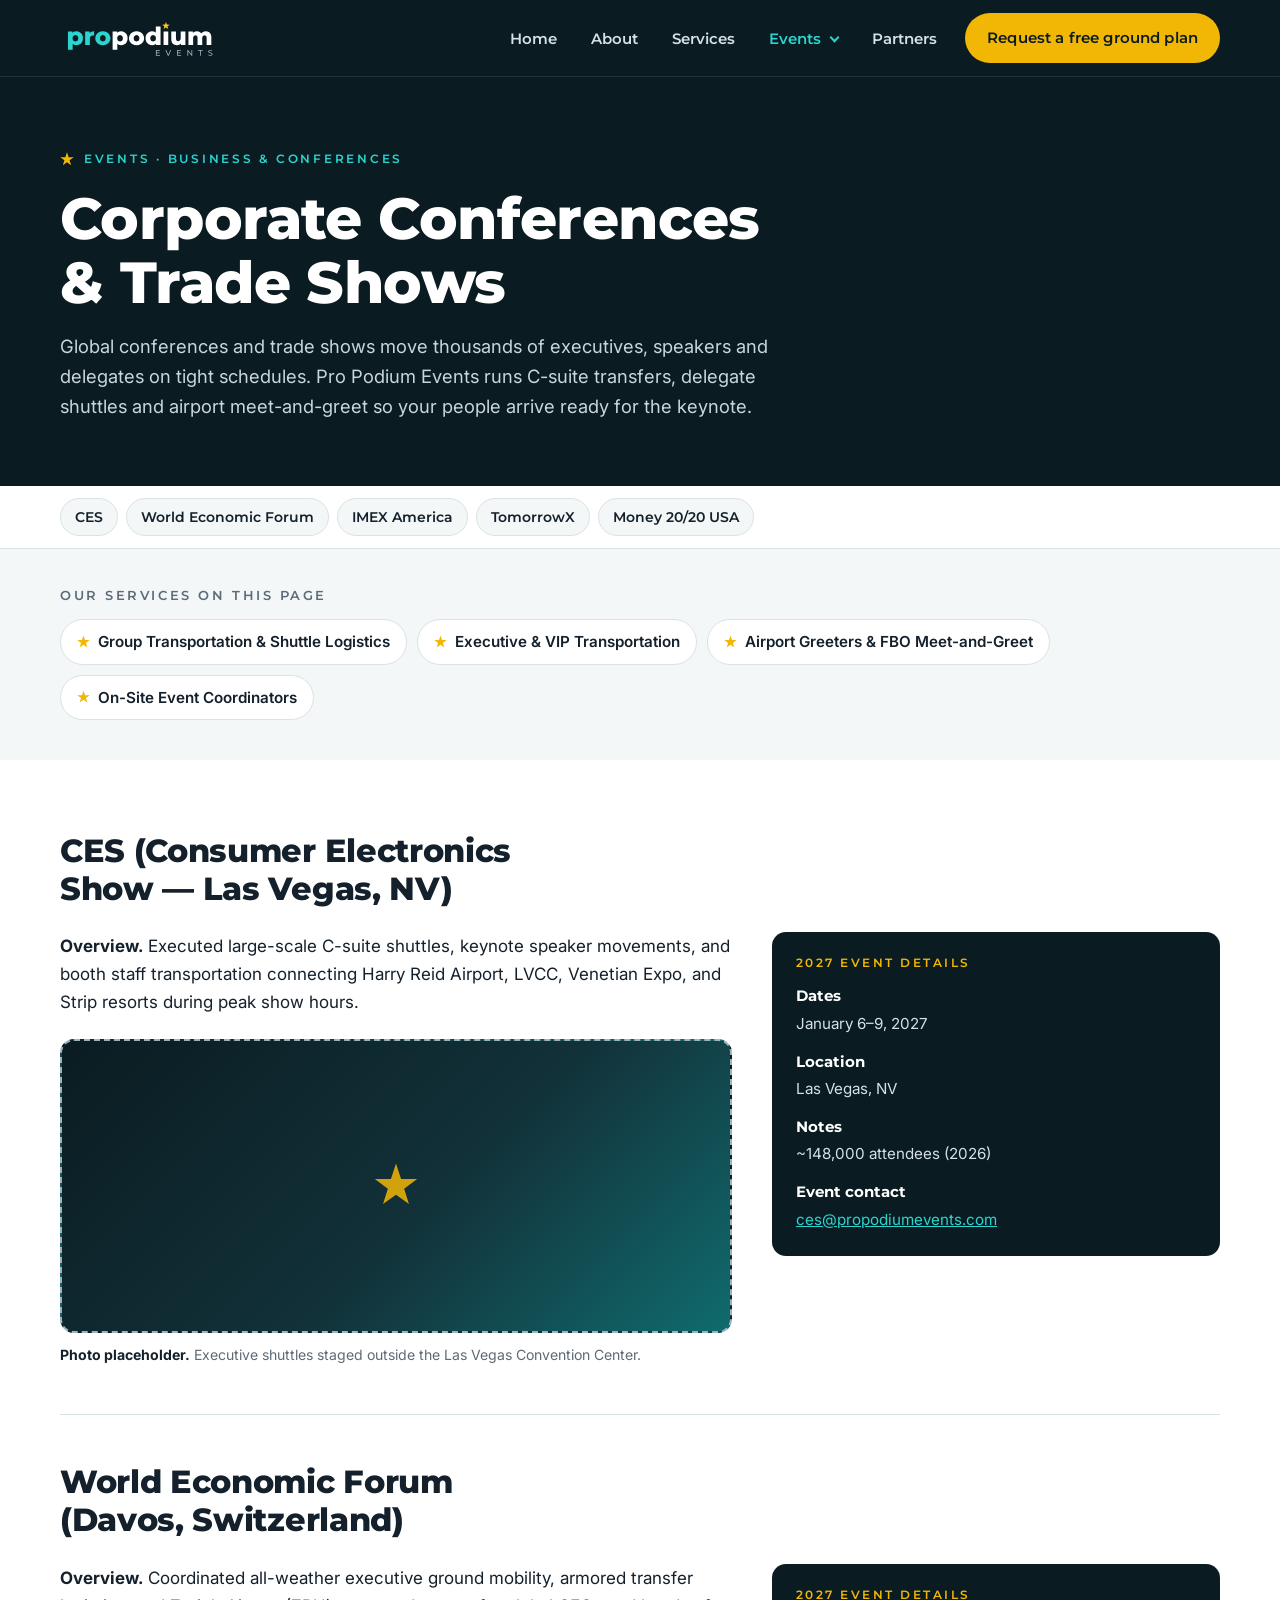
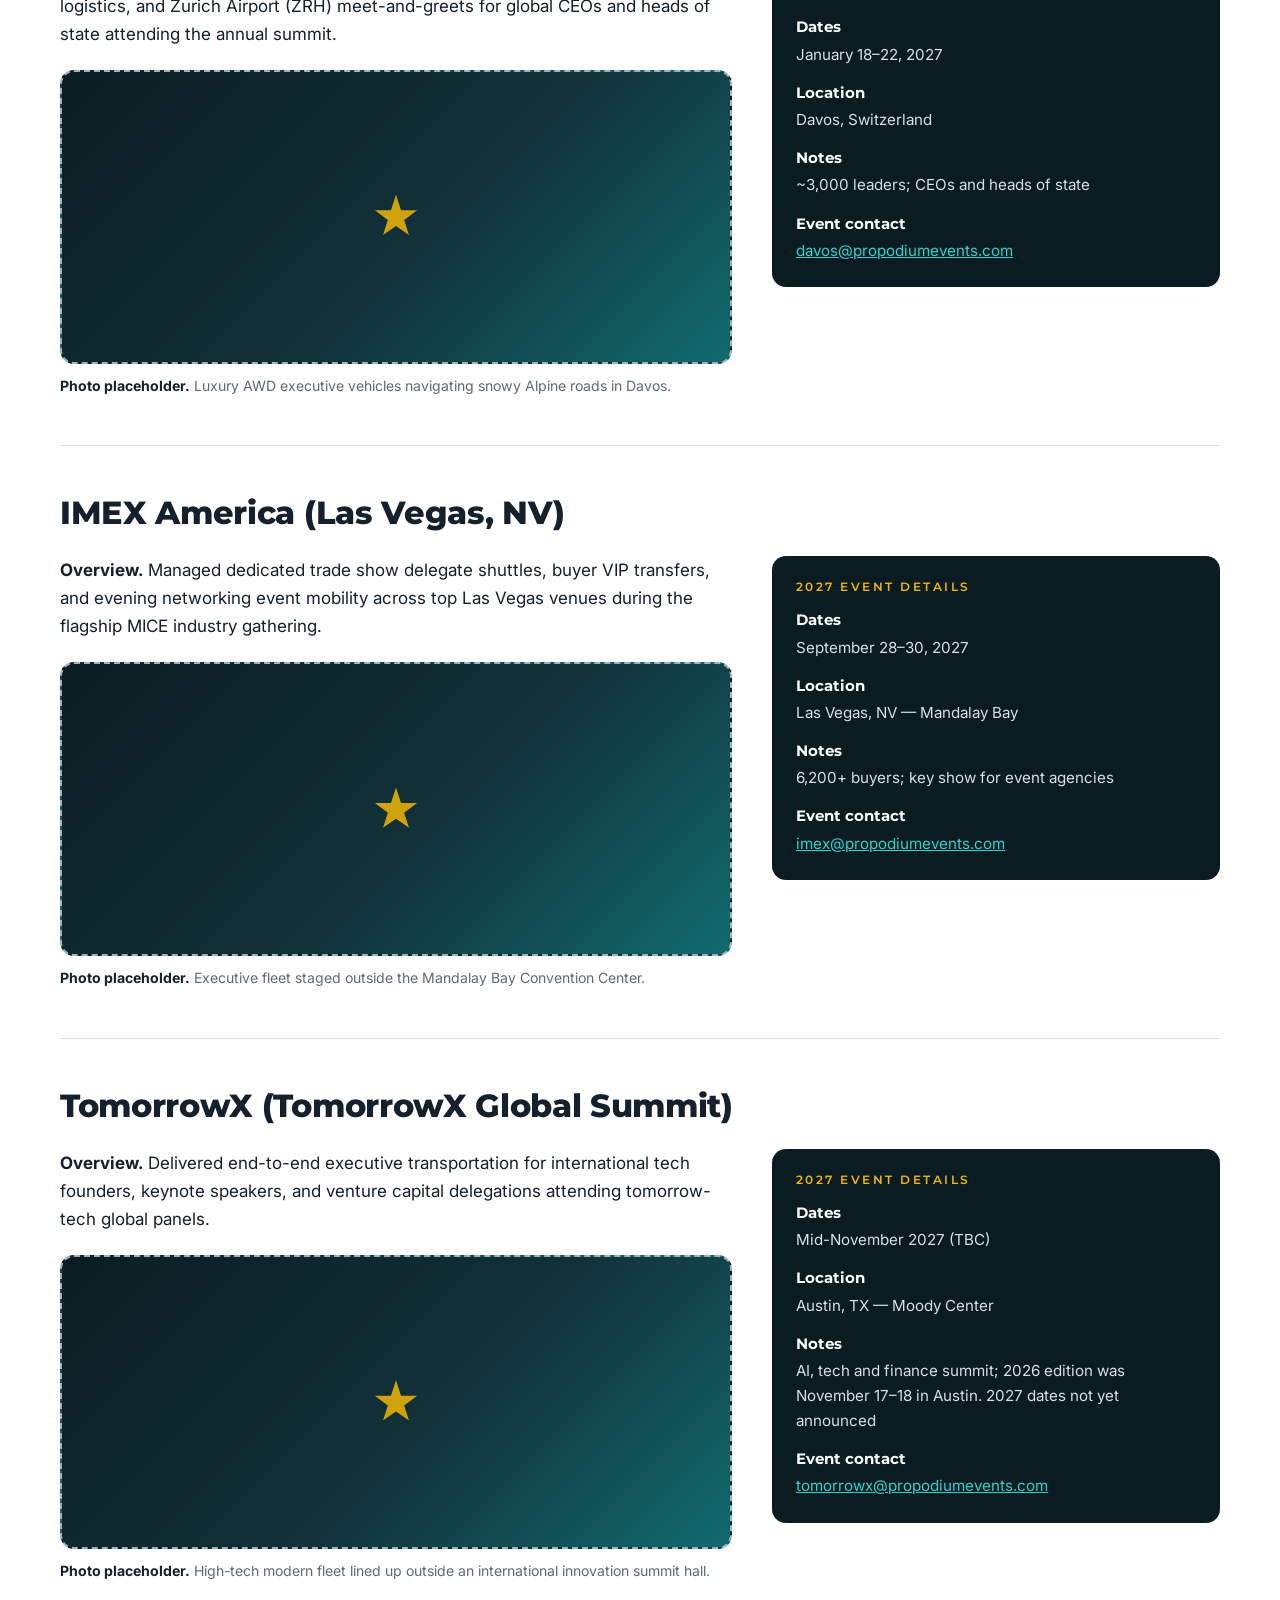
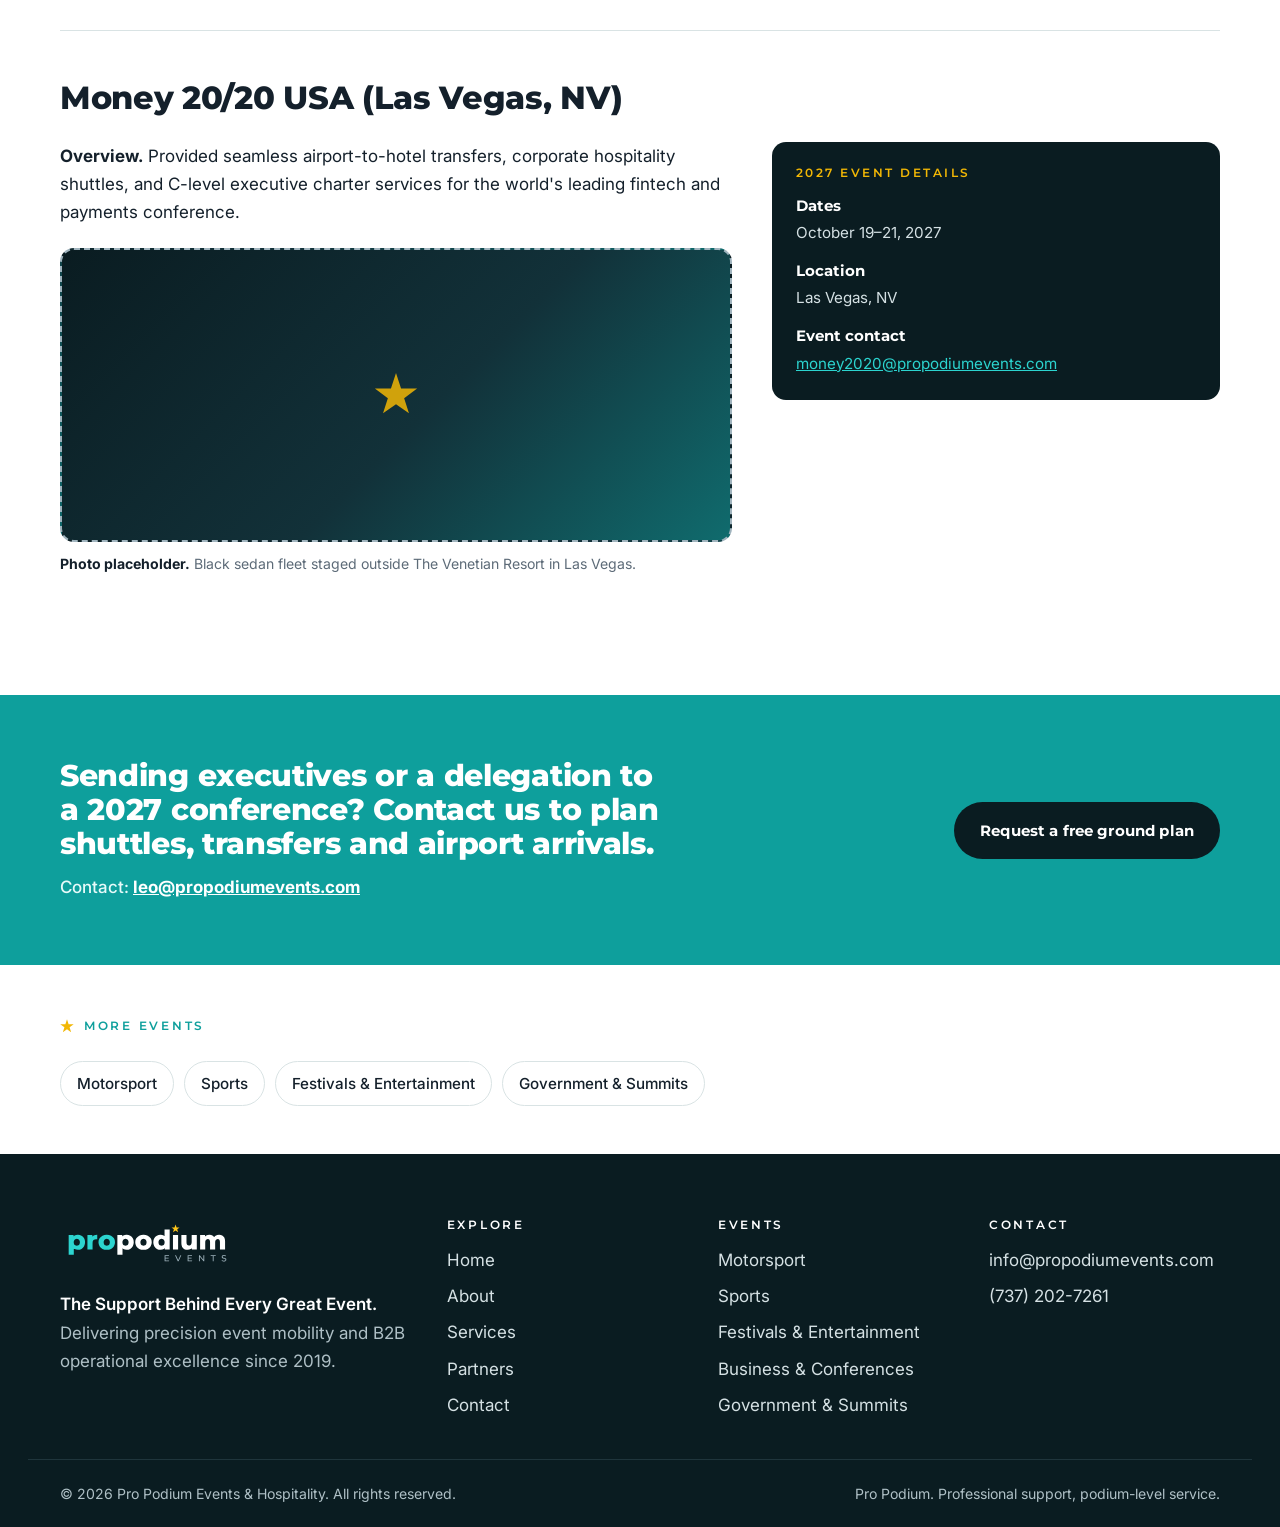
<file: events/business.html>
<!doctype html>
<html lang="en">
<head>
<meta charset="utf-8">
<meta name="viewport" content="width=device-width, initial-scale=1, viewport-fit=cover">
<title>Corporate Conferences &amp; Trade Shows | Pro Podium Events &amp; Hospitality</title>
<meta name="description" content="Global conferences and trade shows move thousands of executives, speakers and delegates on tight schedules. Pro Podium Events runs C-suite transfers, delegate shuttles and airport meet-and-greet so your people arrive ready for the keynote.">
<link rel="canonical" href="https://www.propodiumevents.com/events/business.html">
<meta name="theme-color" content="#0A1C21">
<meta property="og:type" content="website">
<meta property="og:site_name" content="Pro Podium Events &amp; Hospitality">
<meta property="og:title" content="Corporate Conferences &amp; Trade Shows | Pro Podium Events &amp; Hospitality">
<meta property="og:description" content="Global conferences and trade shows move thousands of executives, speakers and delegates on tight schedules. Pro Podium Events runs C-suite transfers, delegate shuttles and airport meet-and-greet so your people arrive ready for the keynote.">
<meta property="og:url" content="https://www.propodiumevents.com/events/business.html">
<meta property="og:image" content="https://www.propodiumevents.com/assets/img/og-image.png">
<meta name="twitter:card" content="summary_large_image">
<link rel="icon" href="../favicon.svg" type="image/svg+xml">
<link rel="icon" href="../favicon-32.png" sizes="32x32" type="image/png">
<link rel="apple-touch-icon" href="../apple-touch-icon.png">
<link rel="manifest" href="../site.webmanifest">
<link rel="preconnect" href="https://fonts.googleapis.com"><link rel="preconnect" href="https://fonts.gstatic.com" crossorigin><link rel="stylesheet" href="https://fonts.googleapis.com/css2?family=Inter:wght@400;500;600&family=Montserrat:ital,wght@0,500;0,600;0,700;0,800;1,600;1,700&display=swap">
<link rel="stylesheet" href="../assets/css/style.css">

</head>
<body>
<a class="sr-only" href="#main">Skip to content</a>
<header class="site-header">
  <div class="wrap nav">
    <a class="brand" href="../"><span class="sr-only">Pro Podium Events &amp; Hospitality home</span><svg xmlns="http://www.w3.org/2000/svg" viewBox="-12.0 -8 296.7 82" aria-hidden="true" focusable="false"><path d="M18.54243542435424 46.41512915129151Q15.359778597785978 46.41512915129151 13.099630996309962 45.008302583025824Q10.839483394833948 43.601476014760145 9.663284132841328 40.76476014760148Q8.487084870848708 37.928044280442805 8.487084870848708 33.5Q8.487084870848708 29.025830258302584 9.59409594095941 26.18911439114391Q10.70110701107011 23.35239852398524 12.938191881918819 21.968634686346864Q15.175276752767527 20.584870848708487 18.54243542435424 20.584870848708487Q21.95571955719557 20.584870848708487 24.74630996309963 22.176199261992622Q27.53690036900369 23.767527675276753 29.174354243542435 26.650369003690038Q30.81180811808118 29.53321033210332 30.81180811808118 33.5Q30.81180811808118 37.46678966789668 29.174354243542435 40.37269372693727Q27.53690036900369 43.27859778597786 24.74630996309963 44.84686346863468Q21.95571955719557 46.41512915129151 18.54243542435424 46.41512915129151ZM2.8136531365313653 54.94833948339483V21.0H11.162361623616237V25.243542435424356L11.116236162361623 33.5L11.57749077490775 41.80258302583026V54.94833948339483ZM16.69741697416974 39.450184501845015Q18.173431734317344 39.450184501845015 19.349630996309962 38.75830258302583Q20.525830258302584 38.066420664206646 21.240774907749078 36.72878228782288Q21.95571955719557 35.391143911439116 21.95571955719557 33.5Q21.95571955719557 31.608856088560884 21.240774907749078 30.27121771217712Q20.525830258302584 28.933579335793358 19.349630996309962 28.24169741697417Q18.173431734317344 27.54981549815498 16.69741697416974 27.54981549815498Q15.22140221402214 27.54981549815498 14.04520295202952 28.24169741697417Q12.8690036900369 28.933579335793358 12.154059040590406 30.27121771217712Q11.439114391143912 31.608856088560884 11.439114391143912 33.5Q11.439114391143912 35.391143911439116 12.154059040590406 36.72878228782288Q12.8690036900369 38.066420664206646 14.04520295202952 38.75830258302583Q15.22140221402214 39.450184501845015 16.69741697416974 39.450184501845015Z M34.87084870848708 46.0V21.0H43.21955719557195V28.28782287822878L41.974169741697416 26.21217712177122Q43.08118081180812 23.39852398523985 45.571955719557195 21.99169741697417Q48.062730627306266 20.584870848708487 51.61439114391143 20.584870848708487V28.472324723247233Q51.01476014760147 28.380073800738007 50.57656826568265 28.3570110701107Q50.138376383763834 28.333948339483396 49.630996309963095 28.333948339483396Q46.955719557195565 28.333948339483396 45.29520295202951 29.78690036900369Q43.63468634686347 31.239852398523986 43.63468634686347 34.51476014760148V46.0Z M67.85055350553505 46.41512915129151Q63.74538745387453 46.41512915129151 60.562730627306266 44.75461254612546Q57.380073800738 43.09409594095941 55.55811808118081 40.16512915129151Q53.736162361623606 37.23616236162361 53.736162361623606 33.45387453874539Q53.736162361623606 29.671586715867157 55.55811808118081 26.76568265682657Q57.380073800738 23.85977859778598 60.562730627306266 22.222324723247233Q63.74538745387453 20.584870848708487 67.85055350553505 20.584870848708487Q71.95571955719556 20.584870848708487 75.16143911439113 22.222324723247233Q78.36715867158671 23.85977859778598 80.1660516605166 26.76568265682657Q81.9649446494465 29.671586715867157 81.9649446494465 33.45387453874539Q81.9649446494465 37.23616236162361 80.1660516605166 40.16512915129151Q78.36715867158671 43.09409594095941 75.16143911439113 44.75461254612546Q71.95571955719556 46.41512915129151 67.85055350553505 46.41512915129151ZM67.85055350553505 39.450184501845015Q69.37269372693726 39.450184501845015 70.54889298892988 38.75830258302583Q71.7250922509225 38.066420664206646 72.41697416974169 36.70571955719558Q73.10885608856088 35.345018450184504 73.10885608856088 33.45387453874539Q73.10885608856088 31.562730627306273 72.41697416974169 30.248154981549817Q71.7250922509225 28.933579335793358 70.54889298892988 28.24169741697417Q69.37269372693726 27.54981549815498 67.85055350553505 27.54981549815498Q66.37453874538744 27.54981549815498 65.19833948339482 28.24169741697417Q64.02214022140221 28.933579335793358 63.30719557195572 30.248154981549817Q62.592250922509216 31.562730627306273 62.592250922509216 33.45387453874539Q62.592250922509216 35.345018450184504 63.30719557195572 36.70571955719558Q64.02214022140221 38.066420664206646 65.19833948339482 38.75830258302583Q66.37453874538744 39.450184501845015 67.85055350553505 39.450184501845015Z" fill="#2CD4CF"/><path d="M101.75276752767527 46.41512915129151Q98.57011070110701 46.41512915129151 96.309963099631 45.008302583025824Q94.04981549815498 43.601476014760145 92.87361623616236 40.76476014760148Q91.69741697416974 37.928044280442805 91.69741697416974 33.5Q91.69741697416974 29.025830258302584 92.80442804428044 26.18911439114391Q93.91143911439114 23.35239852398524 96.14852398523985 21.968634686346864Q98.38560885608857 20.584870848708487 101.75276752767527 20.584870848708487Q105.16605166051662 20.584870848708487 107.95664206642067 22.176199261992622Q110.74723247232473 23.767527675276753 112.38468634686348 26.650369003690038Q114.02214022140222 29.53321033210332 114.02214022140222 33.5Q114.02214022140222 37.46678966789668 112.38468634686348 40.37269372693727Q110.74723247232473 43.27859778597786 107.95664206642067 44.84686346863468Q105.16605166051662 46.41512915129151 101.75276752767527 46.41512915129151ZM86.02398523985241 54.94833948339483V21.0H94.37269372693727V25.243542435424356L94.32656826568265 33.5L94.78782287822878 41.80258302583026V54.94833948339483ZM99.90774907749078 39.450184501845015Q101.38376383763838 39.450184501845015 102.559963099631 38.75830258302583Q103.73616236162363 38.066420664206646 104.45110701107012 36.72878228782288Q105.16605166051662 35.391143911439116 105.16605166051662 33.5Q105.16605166051662 31.608856088560884 104.45110701107012 30.27121771217712Q103.73616236162363 28.933579335793358 102.559963099631 28.24169741697417Q101.38376383763838 27.54981549815498 99.90774907749078 27.54981549815498Q98.43173431734317 27.54981549815498 97.25553505535055 28.24169741697417Q96.07933579335794 28.933579335793358 95.36439114391145 30.27121771217712Q94.64944649446495 31.608856088560884 94.64944649446495 33.5Q94.64944649446495 35.391143911439116 95.36439114391145 36.72878228782288Q96.07933579335794 38.066420664206646 97.25553505535055 38.75830258302583Q98.43173431734317 39.450184501845015 99.90774907749078 39.450184501845015Z M130.62730627306274 46.41512915129151Q126.52214022140221 46.41512915129151 123.33948339483395 44.75461254612546Q120.15682656826569 43.09409594095941 118.33487084870849 40.16512915129151Q116.5129151291513 37.23616236162361 116.5129151291513 33.45387453874539Q116.5129151291513 29.671586715867157 118.33487084870849 26.76568265682657Q120.15682656826569 23.85977859778598 123.33948339483395 22.222324723247233Q126.52214022140221 20.584870848708487 130.62730627306274 20.584870848708487Q134.73247232472323 20.584870848708487 137.9381918819188 22.222324723247233Q141.1439114391144 23.85977859778598 142.94280442804427 26.76568265682657Q144.74169741697418 29.671586715867157 144.74169741697418 33.45387453874539Q144.74169741697418 37.23616236162361 142.94280442804427 40.16512915129151Q141.1439114391144 43.09409594095941 137.9381918819188 44.75461254612546Q134.73247232472323 46.41512915129151 130.62730627306274 46.41512915129151ZM130.62730627306274 39.450184501845015Q132.14944649446494 39.450184501845015 133.32564575645756 38.75830258302583Q134.50184501845018 38.066420664206646 135.1937269372694 36.70571955719558Q135.88560885608857 35.345018450184504 135.88560885608857 33.45387453874539Q135.88560885608857 31.562730627306273 135.1937269372694 30.248154981549817Q134.50184501845018 28.933579335793358 133.32564575645756 28.24169741697417Q132.14944649446494 27.54981549815498 130.62730627306274 27.54981549815498Q129.15129151291512 27.54981549815498 127.9750922509225 28.24169741697417Q126.7988929889299 28.933579335793358 126.0839483394834 30.248154981549817Q125.3690036900369 31.562730627306273 125.3690036900369 33.45387453874539Q125.3690036900369 35.345018450184504 126.0839483394834 36.70571955719558Q126.7988929889299 38.066420664206646 127.9750922509225 38.75830258302583Q129.15129151291512 39.450184501845015 130.62730627306274 39.450184501845015Z M159.68634686346866 46.41512915129151Q156.27306273062732 46.41512915129151 153.48247232472326 44.82380073800738Q150.6918819188192 43.23247232472325 149.03136531365317 40.34963099630996Q147.3708487084871 37.46678966789668 147.3708487084871 33.45387453874539Q147.3708487084871 29.487084870848708 149.03136531365317 26.604243542435427Q150.6918819188192 23.72140221402214 153.48247232472326 22.153136531365313Q156.27306273062732 20.584870848708487 159.68634686346866 20.584870848708487Q162.91512915129152 20.584870848708487 165.15221402214024 21.968634686346864Q167.38929889298893 23.35239852398524 168.54243542435427 26.21217712177122Q169.69557195571957 29.071955719557195 169.69557195571957 33.45387453874539Q169.69557195571957 37.928044280442805 168.58856088560887 40.78782287822878Q167.48154981549817 43.64760147601476 165.26752767527677 45.03136531365314Q163.05350553505536 46.41512915129151 159.68634686346866 46.41512915129151ZM161.53136531365314 39.450184501845015Q163.00738007380076 39.450184501845015 164.18357933579335 38.75830258302583Q165.35977859778598 38.066420664206646 166.05166051660518 36.70571955719558Q166.74354243542436 35.345018450184504 166.74354243542436 33.45387453874539Q166.74354243542436 31.562730627306273 166.05166051660518 30.248154981549817Q165.35977859778598 28.933579335793358 164.18357933579335 28.24169741697417Q163.00738007380076 27.54981549815498 161.53136531365314 27.54981549815498Q160.00922509225094 27.54981549815498 158.83302583025832 28.24169741697417Q157.6568265682657 28.933579335793358 156.96494464944652 30.248154981549817Q156.27306273062732 31.562730627306273 156.27306273062732 33.45387453874539Q156.27306273062732 35.345018450184504 156.96494464944652 36.70571955719558Q157.6568265682657 38.066420664206646 158.83302583025832 38.75830258302583Q160.00922509225094 39.450184501845015 161.53136531365314 39.450184501845015ZM167.02029520295204 46.0V41.710332103321036L167.06642066420665 33.45387453874539L166.60516605166052 25.19741697416974V11.774907749077492H175.36900369003692V46.0Z M180.99630996309963 46.0V21.0H189.760147601476V46.0Z M205.950184501845 46.41512915129151Q202.90590405904058 46.41512915129151 200.48431734317342 45.215867158671585Q198.06273062730625 44.01660516605166 196.70202952029518 41.45664206642066Q195.34132841328412 38.896678966789665 195.34132841328412 34.9760147601476V21.0H204.10516605166052V33.54612546125461Q204.10516605166052 36.452029520295206 205.1891143911439 37.69741697416974Q206.2730627306273 38.94280442804428 208.25645756457564 38.94280442804428Q209.5479704797048 38.94280442804428 210.60885608856086 38.343173431734314Q211.66974169741695 37.74354243542435 212.31549815498153 36.428966789667896Q212.9612546125461 35.11439114391144 212.9612546125461 33.03874538745387V21.0H221.7250922509225V46.0H213.37638376383762V38.94280442804428L214.99077490774906 40.92619926199262Q213.6992619926199 43.693726937269375 211.25461254612543 45.05442804428044Q208.80996309963098 46.41512915129151 205.950184501845 46.41512915129151Z M227.35239852398524 46.0V21.0H235.70110701107012V27.964944649446494L234.04059040590406 25.981549815498155Q235.42435424354244 23.30627306273063 237.8228782287823 21.945571955719558Q240.22140221402213 20.584870848708487 243.17343173431735 20.584870848708487Q246.54059040590406 20.584870848708487 249.10055350553506 22.314575645756456Q251.66051660516604 24.04428044280443 252.5369003690037 27.68819188191882L249.6771217712177 27.088560885608857Q251.01476014760146 24.04428044280443 253.7130996309963 22.314575645756456Q256.41143911439116 20.584870848708487 259.9169741697417 20.584870848708487Q262.8228782287823 20.584870848708487 265.1060885608856 21.761070110701105Q267.3892988929889 22.937269372693727 268.70387453874537 25.381918819188193Q270.01845018450183 27.826568265682656 270.01845018450183 31.70110701107011V46.0H261.2546125461255V33.1309963099631Q261.2546125461255 30.45571955719557 260.239852398524 29.23339483394834Q259.2250922509225 28.01107011070111 257.47232472324725 28.01107011070111Q256.2269372693727 28.01107011070111 255.21217712177122 28.61070110701107Q254.19741697416973 29.210332103321033 253.6439114391144 30.432656826568262Q253.09040590405903 31.654981549815496 253.09040590405903 33.59225092250922V46.0H244.32656826568265V33.1309963099631Q244.32656826568265 30.45571955719557 243.33487084870848 29.23339483394834Q242.34317343173433 28.01107011070111 240.54428044280442 28.01107011070111Q239.25276752767527 28.01107011070111 238.2610701107011 28.61070110701107Q237.26937269372692 29.210332103321033 236.69280442804427 30.432656826568262Q236.11623616236162 31.654981549815496 236.11623616236162 33.59225092250922V46.0Z" fill="#FFFFFF"/><path d="M185.40 3.30 L187.18 8.05 L192.25 8.28 L188.28 11.43 L189.63 16.32 L185.40 13.52 L181.17 16.32 L182.53 11.43 L178.55 8.28 L183.62 8.05Z" fill="#FFC61A"/><path d="M166.73485239852397 66.0V55.5H174.144852398524V56.805H168.23485239852397V64.695H174.35485239852397V66.0ZM168.09985239852398 61.305V60.03H173.49985239852398V61.305Z M189.11485239852396 66.0 184.494852398524 55.5H186.11485239852396L190.35985239852397 65.19H189.42985239852396L193.70485239852397 55.5H195.20485239852397L190.59985239852398 66.0Z M206.06485239852395 66.0V55.5H213.47485239852398V56.805H207.56485239852395V64.695H213.68485239852396V66.0ZM207.42985239852396 61.305V60.03H212.82985239852397V61.305Z M225.41485239852395 66.0V55.5H226.64485239852397L233.58985239852396 64.125H232.94485239852395V55.5H234.44485239852395V66.0H233.21485239852396L226.26985239852397 57.375H226.91485239852395V66.0Z M248.97985239852395 66.0V56.805H245.37985239852395V55.5H254.06485239852395V56.805H250.46485239852396V66.0Z M268.05985239852396 66.12Q266.85985239852397 66.12 265.764852398524 65.7525Q264.669852398524 65.385 264.039852398524 64.8L264.594852398524 63.63Q265.19485239852395 64.155 266.12485239852396 64.5Q267.05485239852396 64.845 268.05985239852396 64.845Q268.974852398524 64.845 269.544852398524 64.63499999999999Q270.11485239852396 64.425 270.384852398524 64.0575Q270.654852398524 63.69 270.654852398524 63.225Q270.654852398524 62.685 270.30235239852396 62.355000000000004Q269.94985239852394 62.025 269.38735239852394 61.8225Q268.82485239852394 61.62 268.149852398524 61.47Q267.474852398524 61.32 266.792352398524 61.1175Q266.10985239852397 60.915 265.54735239852397 60.599999999999994Q264.98485239852397 60.285 264.639852398524 59.7525Q264.294852398524 59.22 264.294852398524 58.38Q264.294852398524 57.57 264.722352398524 56.8875Q265.149852398524 56.205 266.042352398524 55.792500000000004Q266.93485239852396 55.38 268.31485239852395 55.38Q269.229852398524 55.38 270.129852398524 55.620000000000005Q271.029852398524 55.86 271.68985239852395 56.31L271.19485239852395 57.51Q270.519852398524 57.06 269.769852398524 56.8575Q269.019852398524 56.655 268.31485239852395 56.655Q267.42985239852396 56.655 266.85985239852397 56.88Q266.289852398524 57.105000000000004 266.02735239852393 57.480000000000004Q265.76485239852394 57.855000000000004 265.76485239852394 58.32Q265.76485239852394 58.875 266.11735239852396 59.205Q266.469852398524 59.535 267.032352398524 59.73Q267.594852398524 59.925 268.269852398524 60.082499999999996Q268.94485239852395 60.24 269.62735239852395 60.435Q270.30985239852396 60.63 270.87235239852396 60.945Q271.43485239852396 61.26 271.779852398524 61.785Q272.12485239852396 62.31 272.12485239852396 63.135Q272.12485239852396 63.93 271.68985239852395 64.6125Q271.25485239852395 65.295 270.347352398524 65.70750000000001Q269.43985239852395 66.12 268.05985239852396 66.12Z" fill="#9FB3BD"/></svg>
</a>
    <button class="menu-toggle" type="button" aria-expanded="false" aria-controls="nav-links-ev-business">Menu</button>
    <ul class="nav-links" id="nav-links-ev-business">
      <li><a href="../">Home</a></li>
      <li><a href="../about.html">About</a></li>
      <li><a href="../services.html">Services</a></li>
      <li class="has-sub"><a href="../events.html" class="is-current">Events <span class="caret" aria-hidden="true"></span></a><ul class="sub" aria-label="Events"><li><a href="../events.html">All events</a></li><li><a href="../events/motorsport.html">Motorsport</a></li><li><a href="../events/sports.html">Sports</a></li><li><a href="../events/festivals.html">Festivals & Entertainment</a></li><li><a href="../events/business.html" aria-current="page">Business & Conferences</a></li><li><a href="../events/government.html">Government & Summits</a></li></ul></li>
      <li><a href="../partners.html">Partners</a></li>
      <li><a class="btn btn-gold" href="../contact.html">Request a free ground plan</a></li>
    </ul>
  </div>
</header>
<main id="main">
<section class="page-hero"><div class="wrap">
  <span class="eyebrow"><span class="star" aria-hidden="true"></span>Events &middot; Business &amp; Conferences</span>
  <h1>Corporate Conferences &amp; Trade Shows</h1>
  <p class="plain">Global conferences and trade shows move thousands of executives, speakers and delegates on tight schedules. Pro Podium Events runs C-suite transfers, delegate shuttles and airport meet-and-greet so your people arrive ready for the keynote.</p>
</div></section>
<nav class="jump" aria-label="Events on this page"><div class="wrap"><ul><li><a href="#ces">CES</a></li><li><a href="#davos">World Economic Forum</a></li><li><a href="#imex">IMEX America</a></li><li><a href="#tomorrowx">TomorrowX</a></li><li><a href="#money2020">Money 20/20 USA</a></li></ul></div></nav>
<section class="section tint svc-strip"><div class="wrap">
  <h2 class="strip-title">Our Services on This Page</h2>
  <ul class="svc-chips"><li><a href="../services.html#group-transportation"><span class="star" aria-hidden="true"></span>Group Transportation &amp; Shuttle Logistics</a></li><li><a href="../services.html#executive-vip"><span class="star" aria-hidden="true"></span>Executive &amp; VIP Transportation</a></li><li><a href="../services.html#airport-greeters"><span class="star" aria-hidden="true"></span>Airport Greeters &amp; FBO Meet-and-Greet</a></li><li><a href="../services.html#on-site-coordinators"><span class="star" aria-hidden="true"></span>On-Site Event Coordinators</a></li></ul>
</div></section>
<section class="section events-list"><div class="wrap"><article class="event-block" id="ces">
  <h2>CES (Consumer Electronics Show — Las Vegas, NV)</h2>
  <div class="event-grid">
    <div class="event-copy">
      <p><strong>Overview.</strong> Executed large-scale C-suite shuttles, keynote speaker movements, and booth staff transportation connecting Harry Reid Airport, LVCC, Venetian Expo, and Strip resorts during peak show hours.</p>
      
      <figure class="media-ph">
  <div class="media-ph-box" aria-hidden="true"><span class="star"></span></div>
  <figcaption><strong>Photo placeholder.</strong> Executive shuttles staged outside the Las Vegas Convention Center.</figcaption>
</figure>
    </div>
    <aside class="details">
      <h3>2027 Event Details</h3>
      <dl><div><dt>Dates</dt><dd>January 6–9, 2027</dd></div><div><dt>Location</dt><dd>Las Vegas, NV</dd></div><div><dt>Notes</dt><dd>~148,000 attendees (2026)</dd></div><div><dt>Event contact</dt><dd><a href="mailto:ces@propodiumevents.com">ces@propodiumevents.com</a></dd></div></dl>
    </aside>
  </div>
</article><article class="event-block" id="davos">
  <h2>World Economic Forum (Davos, Switzerland)</h2>
  <div class="event-grid">
    <div class="event-copy">
      <p><strong>Overview.</strong> Coordinated all-weather executive ground mobility, armored transfer logistics, and Zurich Airport (ZRH) meet-and-greets for global CEOs and heads of state attending the annual summit.</p>
      
      <figure class="media-ph">
  <div class="media-ph-box" aria-hidden="true"><span class="star"></span></div>
  <figcaption><strong>Photo placeholder.</strong> Luxury AWD executive vehicles navigating snowy Alpine roads in Davos.</figcaption>
</figure>
    </div>
    <aside class="details">
      <h3>2027 Event Details</h3>
      <dl><div><dt>Dates</dt><dd>January 18–22, 2027</dd></div><div><dt>Location</dt><dd>Davos, Switzerland</dd></div><div><dt>Notes</dt><dd>~3,000 leaders; CEOs and heads of state</dd></div><div><dt>Event contact</dt><dd><a href="mailto:davos@propodiumevents.com">davos@propodiumevents.com</a></dd></div></dl>
    </aside>
  </div>
</article><article class="event-block" id="imex">
  <h2>IMEX America (Las Vegas, NV)</h2>
  <div class="event-grid">
    <div class="event-copy">
      <p><strong>Overview.</strong> Managed dedicated trade show delegate shuttles, buyer VIP transfers, and evening networking event mobility across top Las Vegas venues during the flagship MICE industry gathering.</p>
      
      <figure class="media-ph">
  <div class="media-ph-box" aria-hidden="true"><span class="star"></span></div>
  <figcaption><strong>Photo placeholder.</strong> Executive fleet staged outside the Mandalay Bay Convention Center.</figcaption>
</figure>
    </div>
    <aside class="details">
      <h3>2027 Event Details</h3>
      <dl><div><dt>Dates</dt><dd>September 28–30, 2027</dd></div><div><dt>Location</dt><dd>Las Vegas, NV — Mandalay Bay</dd></div><div><dt>Notes</dt><dd>6,200+ buyers; key show for event agencies</dd></div><div><dt>Event contact</dt><dd><a href="mailto:imex@propodiumevents.com">imex@propodiumevents.com</a></dd></div></dl>
    </aside>
  </div>
</article><article class="event-block" id="tomorrowx">
  <h2>TomorrowX (TomorrowX Global Summit)</h2>
  <div class="event-grid">
    <div class="event-copy">
      <p><strong>Overview.</strong> Delivered end-to-end executive transportation for international tech founders, keynote speakers, and venture capital delegations attending tomorrow-tech global panels.</p>
      
      <figure class="media-ph">
  <div class="media-ph-box" aria-hidden="true"><span class="star"></span></div>
  <figcaption><strong>Photo placeholder.</strong> High-tech modern fleet lined up outside an international innovation summit hall.</figcaption>
</figure>
    </div>
    <aside class="details">
      <h3>2027 Event Details</h3>
      <dl><div><dt>Dates</dt><dd>Mid-November 2027 (TBC)</dd></div><div><dt>Location</dt><dd>Austin, TX — Moody Center</dd></div><div><dt>Notes</dt><dd>AI, tech and finance summit; 2026 edition was November 17–18 in Austin. 2027 dates not yet announced</dd></div><div><dt>Event contact</dt><dd><a href="mailto:tomorrowx@propodiumevents.com">tomorrowx@propodiumevents.com</a></dd></div></dl>
    </aside>
  </div>
</article><article class="event-block" id="money2020">
  <h2>Money 20/20 USA (Las Vegas, NV)</h2>
  <div class="event-grid">
    <div class="event-copy">
      <p><strong>Overview.</strong> Provided seamless airport-to-hotel transfers, corporate hospitality shuttles, and C-level executive charter services for the world's leading fintech and payments conference.</p>
      
      <figure class="media-ph">
  <div class="media-ph-box" aria-hidden="true"><span class="star"></span></div>
  <figcaption><strong>Photo placeholder.</strong> Black sedan fleet staged outside The Venetian Resort in Las Vegas.</figcaption>
</figure>
    </div>
    <aside class="details">
      <h3>2027 Event Details</h3>
      <dl><div><dt>Dates</dt><dd>October 19–21, 2027</dd></div><div><dt>Location</dt><dd>Las Vegas, NV</dd></div><div><dt>Event contact</dt><dd><a href="mailto:money2020@propodiumevents.com">money2020@propodiumevents.com</a></dd></div></dl>
    </aside>
  </div>
</article></div></section>
<section class="cta cat-cta">
  <div class="wrap cta-inner">
    <div><h2>Sending executives or a delegation to a 2027 conference? Contact us to plan shuttles, transfers and airport arrivals.</h2><p class="cta-contact">Contact: <a href="mailto:leo@propodiumevents.com">leo@propodiumevents.com</a></p></div>
    <a class="btn btn-ink" href="../contact.html">Request a free ground plan</a>
  </div>
</section>
<nav class="section other-cats" aria-label="Other event categories"><div class="wrap">
  <span class="eyebrow"><span class="star" aria-hidden="true"></span>More events</span>
  <ul class="chips"><li><a href="../events/motorsport.html">Motorsport</a></li><li><a href="../events/sports.html">Sports</a></li><li><a href="../events/festivals.html">Festivals &amp; Entertainment</a></li><li><a href="../events/government.html">Government &amp; Summits</a></li></ul>
</div></nav>
</main>
<footer class="site-footer">
  <div class="wrap footer-grid">
    <div>
      <a class="brand" href="../"><span class="sr-only">Pro Podium Events &amp; Hospitality home</span><svg xmlns="http://www.w3.org/2000/svg" viewBox="-12.0 -8 296.7 82" aria-hidden="true" focusable="false"><path d="M18.54243542435424 46.41512915129151Q15.359778597785978 46.41512915129151 13.099630996309962 45.008302583025824Q10.839483394833948 43.601476014760145 9.663284132841328 40.76476014760148Q8.487084870848708 37.928044280442805 8.487084870848708 33.5Q8.487084870848708 29.025830258302584 9.59409594095941 26.18911439114391Q10.70110701107011 23.35239852398524 12.938191881918819 21.968634686346864Q15.175276752767527 20.584870848708487 18.54243542435424 20.584870848708487Q21.95571955719557 20.584870848708487 24.74630996309963 22.176199261992622Q27.53690036900369 23.767527675276753 29.174354243542435 26.650369003690038Q30.81180811808118 29.53321033210332 30.81180811808118 33.5Q30.81180811808118 37.46678966789668 29.174354243542435 40.37269372693727Q27.53690036900369 43.27859778597786 24.74630996309963 44.84686346863468Q21.95571955719557 46.41512915129151 18.54243542435424 46.41512915129151ZM2.8136531365313653 54.94833948339483V21.0H11.162361623616237V25.243542435424356L11.116236162361623 33.5L11.57749077490775 41.80258302583026V54.94833948339483ZM16.69741697416974 39.450184501845015Q18.173431734317344 39.450184501845015 19.349630996309962 38.75830258302583Q20.525830258302584 38.066420664206646 21.240774907749078 36.72878228782288Q21.95571955719557 35.391143911439116 21.95571955719557 33.5Q21.95571955719557 31.608856088560884 21.240774907749078 30.27121771217712Q20.525830258302584 28.933579335793358 19.349630996309962 28.24169741697417Q18.173431734317344 27.54981549815498 16.69741697416974 27.54981549815498Q15.22140221402214 27.54981549815498 14.04520295202952 28.24169741697417Q12.8690036900369 28.933579335793358 12.154059040590406 30.27121771217712Q11.439114391143912 31.608856088560884 11.439114391143912 33.5Q11.439114391143912 35.391143911439116 12.154059040590406 36.72878228782288Q12.8690036900369 38.066420664206646 14.04520295202952 38.75830258302583Q15.22140221402214 39.450184501845015 16.69741697416974 39.450184501845015Z M34.87084870848708 46.0V21.0H43.21955719557195V28.28782287822878L41.974169741697416 26.21217712177122Q43.08118081180812 23.39852398523985 45.571955719557195 21.99169741697417Q48.062730627306266 20.584870848708487 51.61439114391143 20.584870848708487V28.472324723247233Q51.01476014760147 28.380073800738007 50.57656826568265 28.3570110701107Q50.138376383763834 28.333948339483396 49.630996309963095 28.333948339483396Q46.955719557195565 28.333948339483396 45.29520295202951 29.78690036900369Q43.63468634686347 31.239852398523986 43.63468634686347 34.51476014760148V46.0Z M67.85055350553505 46.41512915129151Q63.74538745387453 46.41512915129151 60.562730627306266 44.75461254612546Q57.380073800738 43.09409594095941 55.55811808118081 40.16512915129151Q53.736162361623606 37.23616236162361 53.736162361623606 33.45387453874539Q53.736162361623606 29.671586715867157 55.55811808118081 26.76568265682657Q57.380073800738 23.85977859778598 60.562730627306266 22.222324723247233Q63.74538745387453 20.584870848708487 67.85055350553505 20.584870848708487Q71.95571955719556 20.584870848708487 75.16143911439113 22.222324723247233Q78.36715867158671 23.85977859778598 80.1660516605166 26.76568265682657Q81.9649446494465 29.671586715867157 81.9649446494465 33.45387453874539Q81.9649446494465 37.23616236162361 80.1660516605166 40.16512915129151Q78.36715867158671 43.09409594095941 75.16143911439113 44.75461254612546Q71.95571955719556 46.41512915129151 67.85055350553505 46.41512915129151ZM67.85055350553505 39.450184501845015Q69.37269372693726 39.450184501845015 70.54889298892988 38.75830258302583Q71.7250922509225 38.066420664206646 72.41697416974169 36.70571955719558Q73.10885608856088 35.345018450184504 73.10885608856088 33.45387453874539Q73.10885608856088 31.562730627306273 72.41697416974169 30.248154981549817Q71.7250922509225 28.933579335793358 70.54889298892988 28.24169741697417Q69.37269372693726 27.54981549815498 67.85055350553505 27.54981549815498Q66.37453874538744 27.54981549815498 65.19833948339482 28.24169741697417Q64.02214022140221 28.933579335793358 63.30719557195572 30.248154981549817Q62.592250922509216 31.562730627306273 62.592250922509216 33.45387453874539Q62.592250922509216 35.345018450184504 63.30719557195572 36.70571955719558Q64.02214022140221 38.066420664206646 65.19833948339482 38.75830258302583Q66.37453874538744 39.450184501845015 67.85055350553505 39.450184501845015Z" fill="#2CD4CF"/><path d="M101.75276752767527 46.41512915129151Q98.57011070110701 46.41512915129151 96.309963099631 45.008302583025824Q94.04981549815498 43.601476014760145 92.87361623616236 40.76476014760148Q91.69741697416974 37.928044280442805 91.69741697416974 33.5Q91.69741697416974 29.025830258302584 92.80442804428044 26.18911439114391Q93.91143911439114 23.35239852398524 96.14852398523985 21.968634686346864Q98.38560885608857 20.584870848708487 101.75276752767527 20.584870848708487Q105.16605166051662 20.584870848708487 107.95664206642067 22.176199261992622Q110.74723247232473 23.767527675276753 112.38468634686348 26.650369003690038Q114.02214022140222 29.53321033210332 114.02214022140222 33.5Q114.02214022140222 37.46678966789668 112.38468634686348 40.37269372693727Q110.74723247232473 43.27859778597786 107.95664206642067 44.84686346863468Q105.16605166051662 46.41512915129151 101.75276752767527 46.41512915129151ZM86.02398523985241 54.94833948339483V21.0H94.37269372693727V25.243542435424356L94.32656826568265 33.5L94.78782287822878 41.80258302583026V54.94833948339483ZM99.90774907749078 39.450184501845015Q101.38376383763838 39.450184501845015 102.559963099631 38.75830258302583Q103.73616236162363 38.066420664206646 104.45110701107012 36.72878228782288Q105.16605166051662 35.391143911439116 105.16605166051662 33.5Q105.16605166051662 31.608856088560884 104.45110701107012 30.27121771217712Q103.73616236162363 28.933579335793358 102.559963099631 28.24169741697417Q101.38376383763838 27.54981549815498 99.90774907749078 27.54981549815498Q98.43173431734317 27.54981549815498 97.25553505535055 28.24169741697417Q96.07933579335794 28.933579335793358 95.36439114391145 30.27121771217712Q94.64944649446495 31.608856088560884 94.64944649446495 33.5Q94.64944649446495 35.391143911439116 95.36439114391145 36.72878228782288Q96.07933579335794 38.066420664206646 97.25553505535055 38.75830258302583Q98.43173431734317 39.450184501845015 99.90774907749078 39.450184501845015Z M130.62730627306274 46.41512915129151Q126.52214022140221 46.41512915129151 123.33948339483395 44.75461254612546Q120.15682656826569 43.09409594095941 118.33487084870849 40.16512915129151Q116.5129151291513 37.23616236162361 116.5129151291513 33.45387453874539Q116.5129151291513 29.671586715867157 118.33487084870849 26.76568265682657Q120.15682656826569 23.85977859778598 123.33948339483395 22.222324723247233Q126.52214022140221 20.584870848708487 130.62730627306274 20.584870848708487Q134.73247232472323 20.584870848708487 137.9381918819188 22.222324723247233Q141.1439114391144 23.85977859778598 142.94280442804427 26.76568265682657Q144.74169741697418 29.671586715867157 144.74169741697418 33.45387453874539Q144.74169741697418 37.23616236162361 142.94280442804427 40.16512915129151Q141.1439114391144 43.09409594095941 137.9381918819188 44.75461254612546Q134.73247232472323 46.41512915129151 130.62730627306274 46.41512915129151ZM130.62730627306274 39.450184501845015Q132.14944649446494 39.450184501845015 133.32564575645756 38.75830258302583Q134.50184501845018 38.066420664206646 135.1937269372694 36.70571955719558Q135.88560885608857 35.345018450184504 135.88560885608857 33.45387453874539Q135.88560885608857 31.562730627306273 135.1937269372694 30.248154981549817Q134.50184501845018 28.933579335793358 133.32564575645756 28.24169741697417Q132.14944649446494 27.54981549815498 130.62730627306274 27.54981549815498Q129.15129151291512 27.54981549815498 127.9750922509225 28.24169741697417Q126.7988929889299 28.933579335793358 126.0839483394834 30.248154981549817Q125.3690036900369 31.562730627306273 125.3690036900369 33.45387453874539Q125.3690036900369 35.345018450184504 126.0839483394834 36.70571955719558Q126.7988929889299 38.066420664206646 127.9750922509225 38.75830258302583Q129.15129151291512 39.450184501845015 130.62730627306274 39.450184501845015Z M159.68634686346866 46.41512915129151Q156.27306273062732 46.41512915129151 153.48247232472326 44.82380073800738Q150.6918819188192 43.23247232472325 149.03136531365317 40.34963099630996Q147.3708487084871 37.46678966789668 147.3708487084871 33.45387453874539Q147.3708487084871 29.487084870848708 149.03136531365317 26.604243542435427Q150.6918819188192 23.72140221402214 153.48247232472326 22.153136531365313Q156.27306273062732 20.584870848708487 159.68634686346866 20.584870848708487Q162.91512915129152 20.584870848708487 165.15221402214024 21.968634686346864Q167.38929889298893 23.35239852398524 168.54243542435427 26.21217712177122Q169.69557195571957 29.071955719557195 169.69557195571957 33.45387453874539Q169.69557195571957 37.928044280442805 168.58856088560887 40.78782287822878Q167.48154981549817 43.64760147601476 165.26752767527677 45.03136531365314Q163.05350553505536 46.41512915129151 159.68634686346866 46.41512915129151ZM161.53136531365314 39.450184501845015Q163.00738007380076 39.450184501845015 164.18357933579335 38.75830258302583Q165.35977859778598 38.066420664206646 166.05166051660518 36.70571955719558Q166.74354243542436 35.345018450184504 166.74354243542436 33.45387453874539Q166.74354243542436 31.562730627306273 166.05166051660518 30.248154981549817Q165.35977859778598 28.933579335793358 164.18357933579335 28.24169741697417Q163.00738007380076 27.54981549815498 161.53136531365314 27.54981549815498Q160.00922509225094 27.54981549815498 158.83302583025832 28.24169741697417Q157.6568265682657 28.933579335793358 156.96494464944652 30.248154981549817Q156.27306273062732 31.562730627306273 156.27306273062732 33.45387453874539Q156.27306273062732 35.345018450184504 156.96494464944652 36.70571955719558Q157.6568265682657 38.066420664206646 158.83302583025832 38.75830258302583Q160.00922509225094 39.450184501845015 161.53136531365314 39.450184501845015ZM167.02029520295204 46.0V41.710332103321036L167.06642066420665 33.45387453874539L166.60516605166052 25.19741697416974V11.774907749077492H175.36900369003692V46.0Z M180.99630996309963 46.0V21.0H189.760147601476V46.0Z M205.950184501845 46.41512915129151Q202.90590405904058 46.41512915129151 200.48431734317342 45.215867158671585Q198.06273062730625 44.01660516605166 196.70202952029518 41.45664206642066Q195.34132841328412 38.896678966789665 195.34132841328412 34.9760147601476V21.0H204.10516605166052V33.54612546125461Q204.10516605166052 36.452029520295206 205.1891143911439 37.69741697416974Q206.2730627306273 38.94280442804428 208.25645756457564 38.94280442804428Q209.5479704797048 38.94280442804428 210.60885608856086 38.343173431734314Q211.66974169741695 37.74354243542435 212.31549815498153 36.428966789667896Q212.9612546125461 35.11439114391144 212.9612546125461 33.03874538745387V21.0H221.7250922509225V46.0H213.37638376383762V38.94280442804428L214.99077490774906 40.92619926199262Q213.6992619926199 43.693726937269375 211.25461254612543 45.05442804428044Q208.80996309963098 46.41512915129151 205.950184501845 46.41512915129151Z M227.35239852398524 46.0V21.0H235.70110701107012V27.964944649446494L234.04059040590406 25.981549815498155Q235.42435424354244 23.30627306273063 237.8228782287823 21.945571955719558Q240.22140221402213 20.584870848708487 243.17343173431735 20.584870848708487Q246.54059040590406 20.584870848708487 249.10055350553506 22.314575645756456Q251.66051660516604 24.04428044280443 252.5369003690037 27.68819188191882L249.6771217712177 27.088560885608857Q251.01476014760146 24.04428044280443 253.7130996309963 22.314575645756456Q256.41143911439116 20.584870848708487 259.9169741697417 20.584870848708487Q262.8228782287823 20.584870848708487 265.1060885608856 21.761070110701105Q267.3892988929889 22.937269372693727 268.70387453874537 25.381918819188193Q270.01845018450183 27.826568265682656 270.01845018450183 31.70110701107011V46.0H261.2546125461255V33.1309963099631Q261.2546125461255 30.45571955719557 260.239852398524 29.23339483394834Q259.2250922509225 28.01107011070111 257.47232472324725 28.01107011070111Q256.2269372693727 28.01107011070111 255.21217712177122 28.61070110701107Q254.19741697416973 29.210332103321033 253.6439114391144 30.432656826568262Q253.09040590405903 31.654981549815496 253.09040590405903 33.59225092250922V46.0H244.32656826568265V33.1309963099631Q244.32656826568265 30.45571955719557 243.33487084870848 29.23339483394834Q242.34317343173433 28.01107011070111 240.54428044280442 28.01107011070111Q239.25276752767527 28.01107011070111 238.2610701107011 28.61070110701107Q237.26937269372692 29.210332103321033 236.69280442804427 30.432656826568262Q236.11623616236162 31.654981549815496 236.11623616236162 33.59225092250922V46.0Z" fill="#FFFFFF"/><path d="M185.40 3.30 L187.18 8.05 L192.25 8.28 L188.28 11.43 L189.63 16.32 L185.40 13.52 L181.17 16.32 L182.53 11.43 L178.55 8.28 L183.62 8.05Z" fill="#FFC61A"/><path d="M166.73485239852397 66.0V55.5H174.144852398524V56.805H168.23485239852397V64.695H174.35485239852397V66.0ZM168.09985239852398 61.305V60.03H173.49985239852398V61.305Z M189.11485239852396 66.0 184.494852398524 55.5H186.11485239852396L190.35985239852397 65.19H189.42985239852396L193.70485239852397 55.5H195.20485239852397L190.59985239852398 66.0Z M206.06485239852395 66.0V55.5H213.47485239852398V56.805H207.56485239852395V64.695H213.68485239852396V66.0ZM207.42985239852396 61.305V60.03H212.82985239852397V61.305Z M225.41485239852395 66.0V55.5H226.64485239852397L233.58985239852396 64.125H232.94485239852395V55.5H234.44485239852395V66.0H233.21485239852396L226.26985239852397 57.375H226.91485239852395V66.0Z M248.97985239852395 66.0V56.805H245.37985239852395V55.5H254.06485239852395V56.805H250.46485239852396V66.0Z M268.05985239852396 66.12Q266.85985239852397 66.12 265.764852398524 65.7525Q264.669852398524 65.385 264.039852398524 64.8L264.594852398524 63.63Q265.19485239852395 64.155 266.12485239852396 64.5Q267.05485239852396 64.845 268.05985239852396 64.845Q268.974852398524 64.845 269.544852398524 64.63499999999999Q270.11485239852396 64.425 270.384852398524 64.0575Q270.654852398524 63.69 270.654852398524 63.225Q270.654852398524 62.685 270.30235239852396 62.355000000000004Q269.94985239852394 62.025 269.38735239852394 61.8225Q268.82485239852394 61.62 268.149852398524 61.47Q267.474852398524 61.32 266.792352398524 61.1175Q266.10985239852397 60.915 265.54735239852397 60.599999999999994Q264.98485239852397 60.285 264.639852398524 59.7525Q264.294852398524 59.22 264.294852398524 58.38Q264.294852398524 57.57 264.722352398524 56.8875Q265.149852398524 56.205 266.042352398524 55.792500000000004Q266.93485239852396 55.38 268.31485239852395 55.38Q269.229852398524 55.38 270.129852398524 55.620000000000005Q271.029852398524 55.86 271.68985239852395 56.31L271.19485239852395 57.51Q270.519852398524 57.06 269.769852398524 56.8575Q269.019852398524 56.655 268.31485239852395 56.655Q267.42985239852396 56.655 266.85985239852397 56.88Q266.289852398524 57.105000000000004 266.02735239852393 57.480000000000004Q265.76485239852394 57.855000000000004 265.76485239852394 58.32Q265.76485239852394 58.875 266.11735239852396 59.205Q266.469852398524 59.535 267.032352398524 59.73Q267.594852398524 59.925 268.269852398524 60.082499999999996Q268.94485239852395 60.24 269.62735239852395 60.435Q270.30985239852396 60.63 270.87235239852396 60.945Q271.43485239852396 61.26 271.779852398524 61.785Q272.12485239852396 62.31 272.12485239852396 63.135Q272.12485239852396 63.93 271.68985239852395 64.6125Q271.25485239852395 65.295 270.347352398524 65.70750000000001Q269.43985239852395 66.12 268.05985239852396 66.12Z" fill="#9FB3BD"/></svg>
</a>
      <p><strong class="footer-tag">The Support Behind Every Great Event.</strong> Delivering precision event mobility and B2B operational excellence since 2019.</p>
    </div>
    <div>
      <h4>Explore</h4>
      <ul>
        <li><a href="../">Home</a></li>
        <li><a href="../about.html">About</a></li>
        <li><a href="../services.html">Services</a></li>
        <li><a href="../partners.html">Partners</a></li>
        <li><a href="../contact.html">Contact</a></li>
      </ul>
    </div>
    <div>
      <h4>Events</h4>
      <ul><li><a href="../events/motorsport.html">Motorsport</a></li><li><a href="../events/sports.html">Sports</a></li><li><a href="../events/festivals.html">Festivals & Entertainment</a></li><li><a href="../events/business.html">Business & Conferences</a></li><li><a href="../events/government.html">Government & Summits</a></li></ul>
    </div>
    <div>
      <h4>Contact</h4>
      <ul>
        <li><a href="mailto:info@propodiumevents.com">info@propodiumevents.com</a></li>
        <li><a href="tel:+17372027261">(737) 202-7261</a></li>
      </ul>
    </div>
  </div>
  <div class="wrap footer-bottom">
    <span>&copy; 2026 Pro Podium Events &amp; Hospitality. All rights reserved.</span>
    <span>Pro Podium. Professional support, podium-level service.</span>
  </div>
</footer>
<script src="../assets/js/main.js"></script>
</body>
</html>
</file>
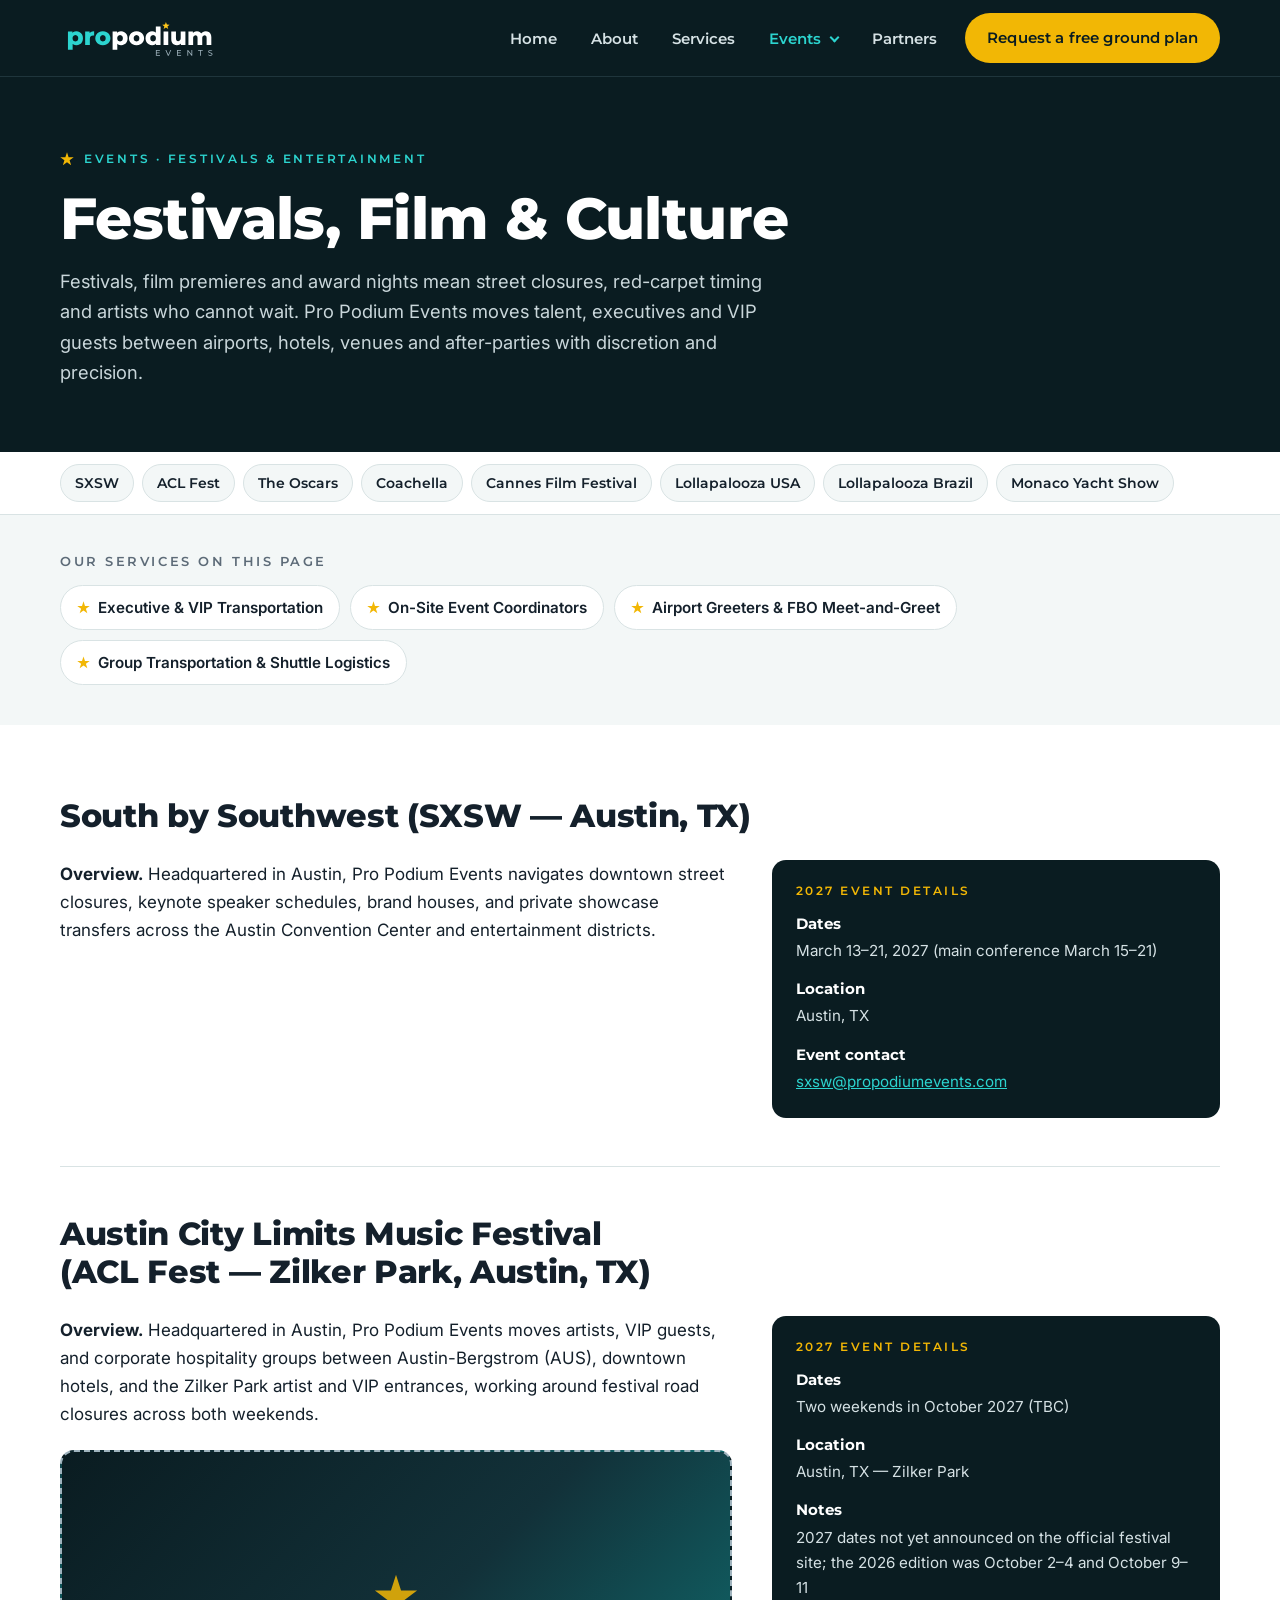
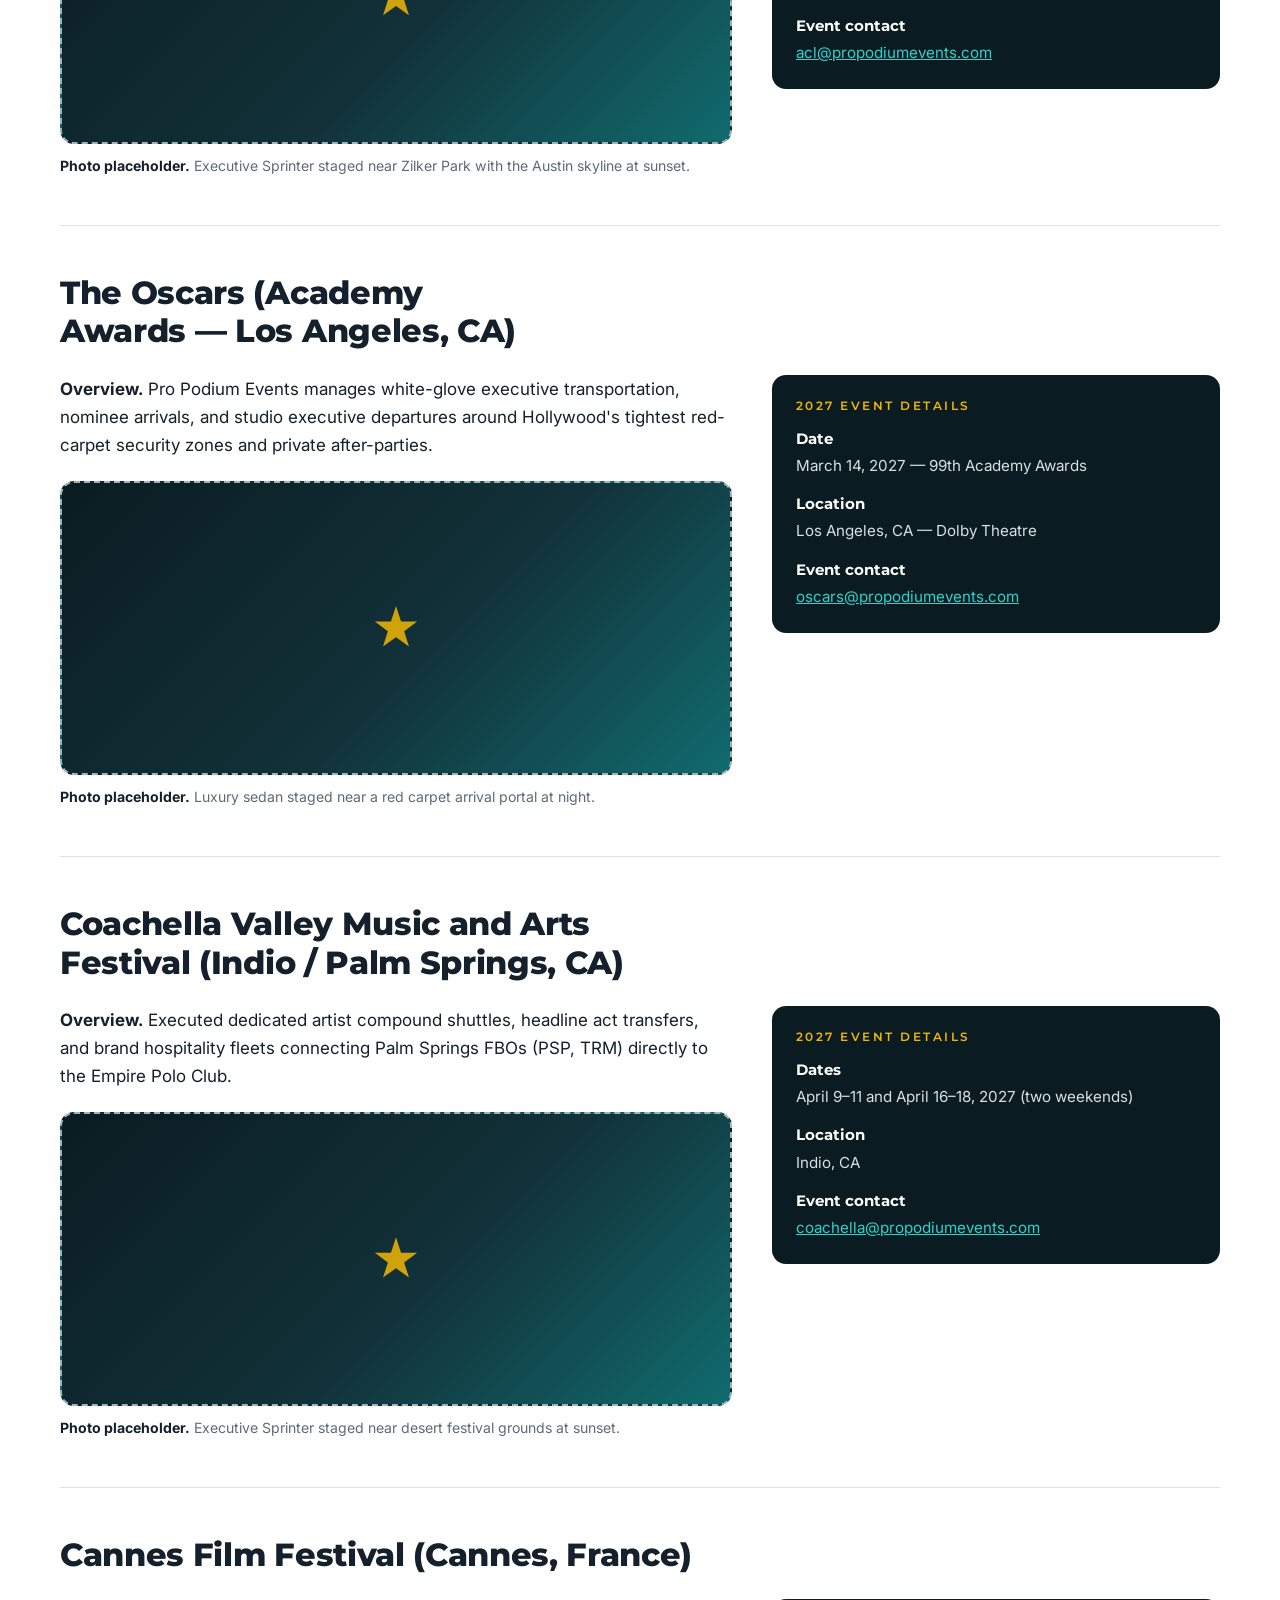
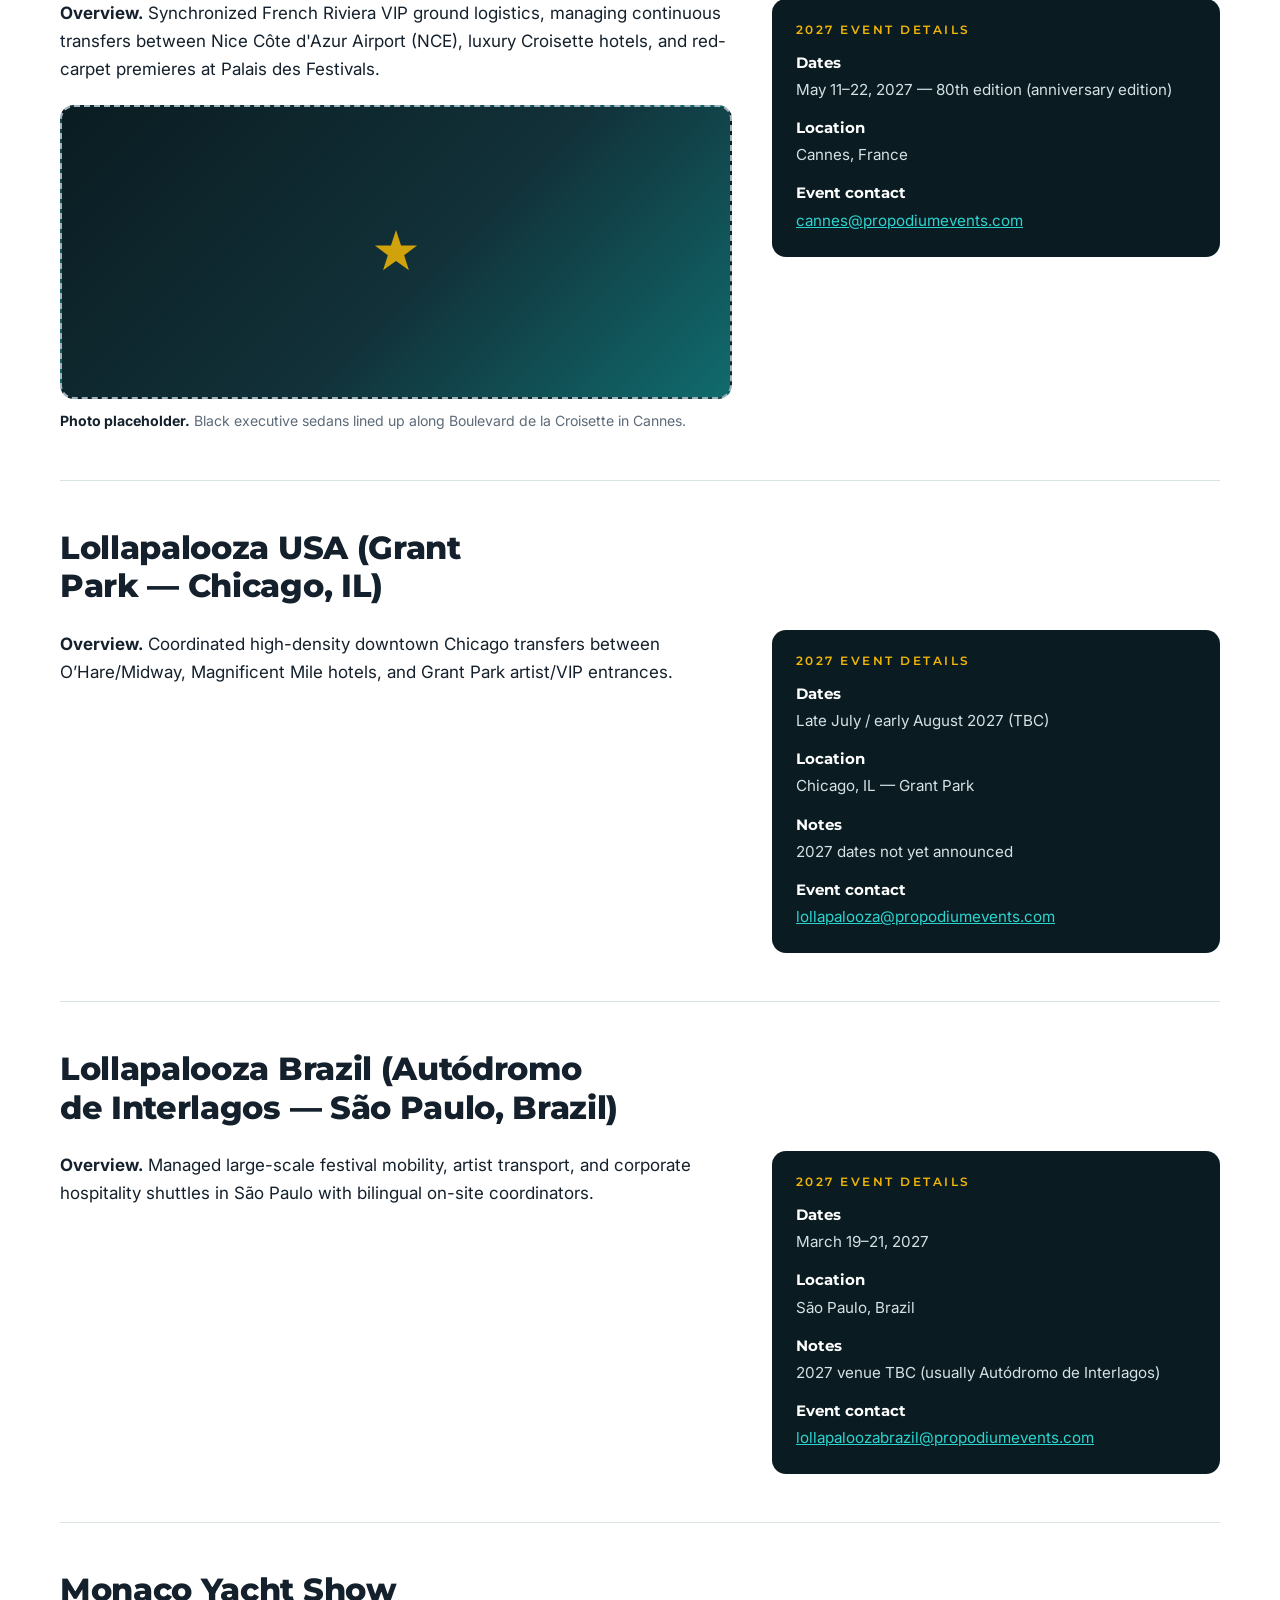
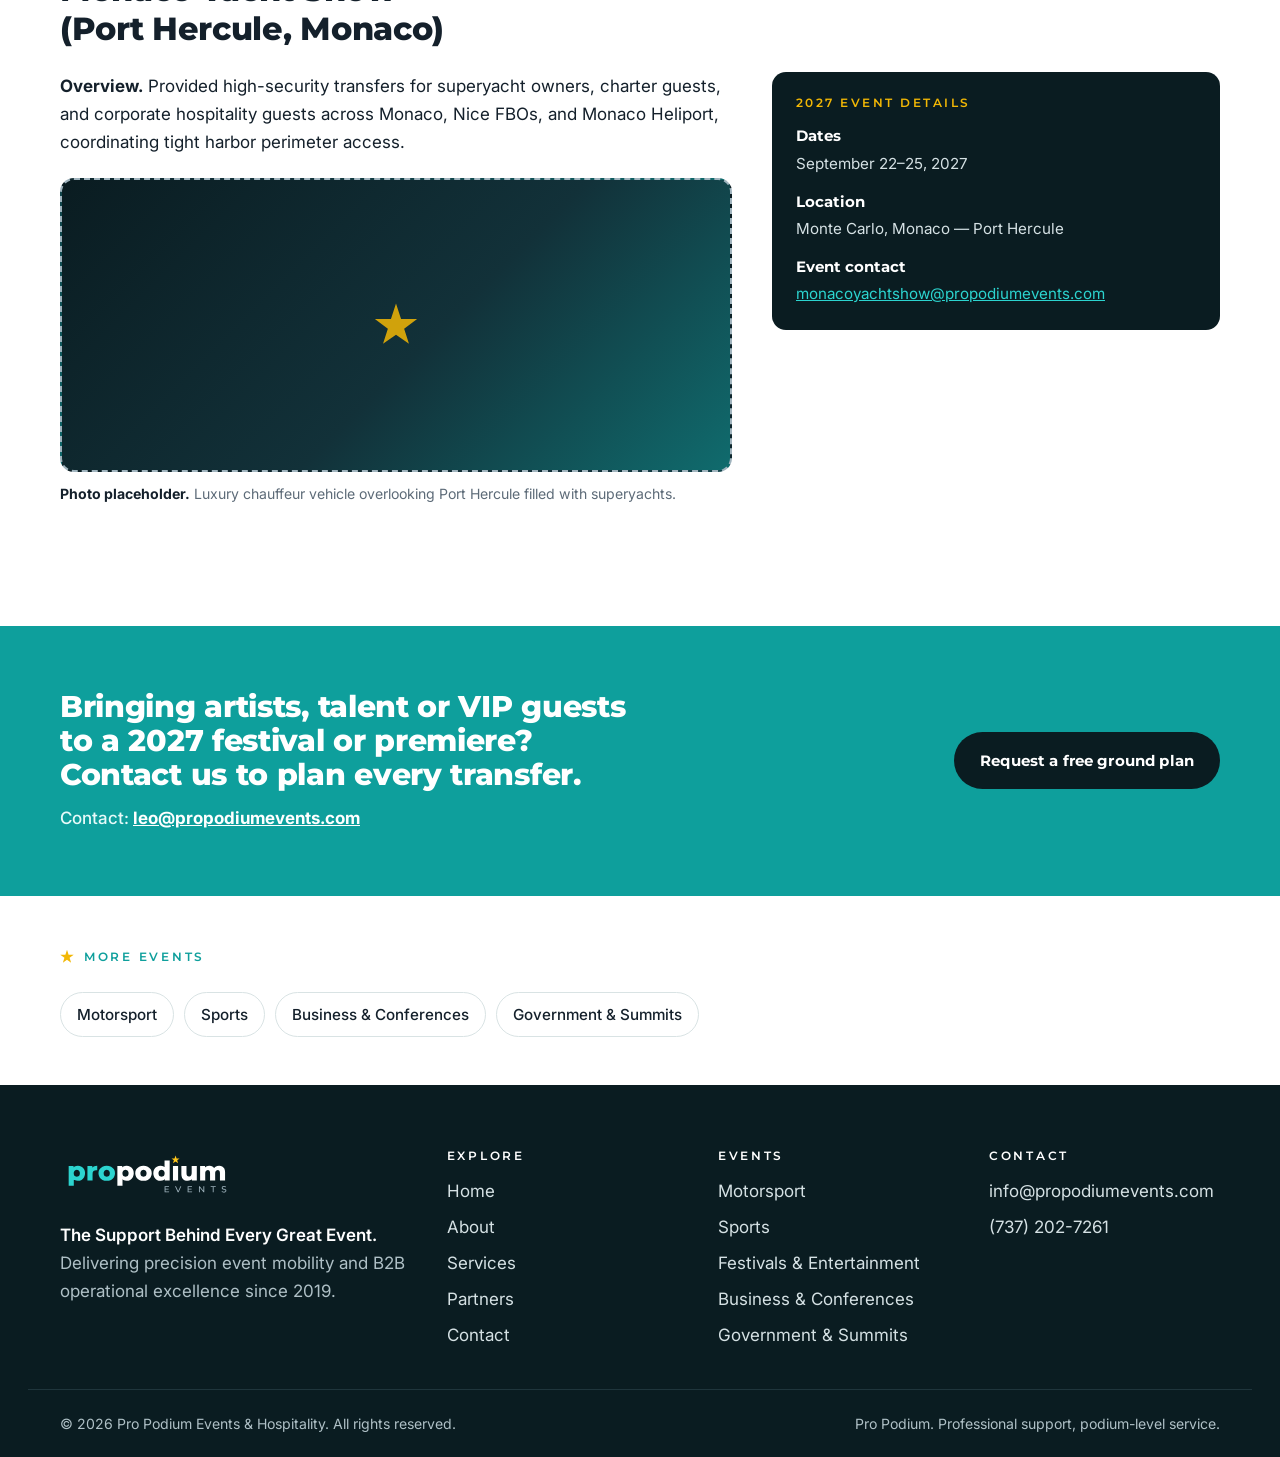
<file: events/festivals.html>
<!doctype html>
<html lang="en">
<head>
<meta charset="utf-8">
<meta name="viewport" content="width=device-width, initial-scale=1, viewport-fit=cover">
<title>Festivals, Film &amp; Culture | Pro Podium Events &amp; Hospitality</title>
<meta name="description" content="Festivals, film premieres and award nights mean street closures, red-carpet timing and artists who cannot wait. Pro Podium Events moves talent, executives and VIP guests between airports, hotels, venues and after-parties with discretion and precision.">
<link rel="canonical" href="https://www.propodiumevents.com/events/festivals.html">
<meta name="theme-color" content="#0A1C21">
<meta property="og:type" content="website">
<meta property="og:site_name" content="Pro Podium Events &amp; Hospitality">
<meta property="og:title" content="Festivals, Film &amp; Culture | Pro Podium Events &amp; Hospitality">
<meta property="og:description" content="Festivals, film premieres and award nights mean street closures, red-carpet timing and artists who cannot wait. Pro Podium Events moves talent, executives and VIP guests between airports, hotels, venues and after-parties with discretion and precision.">
<meta property="og:url" content="https://www.propodiumevents.com/events/festivals.html">
<meta property="og:image" content="https://www.propodiumevents.com/assets/img/og-image.png">
<meta name="twitter:card" content="summary_large_image">
<link rel="icon" href="../favicon.svg" type="image/svg+xml">
<link rel="icon" href="../favicon-32.png" sizes="32x32" type="image/png">
<link rel="apple-touch-icon" href="../apple-touch-icon.png">
<link rel="manifest" href="../site.webmanifest">
<link rel="preconnect" href="https://fonts.googleapis.com"><link rel="preconnect" href="https://fonts.gstatic.com" crossorigin><link rel="stylesheet" href="https://fonts.googleapis.com/css2?family=Inter:wght@400;500;600&family=Montserrat:ital,wght@0,500;0,600;0,700;0,800;1,600;1,700&display=swap">
<link rel="stylesheet" href="../assets/css/style.css">

</head>
<body>
<a class="sr-only" href="#main">Skip to content</a>
<header class="site-header">
  <div class="wrap nav">
    <a class="brand" href="../"><span class="sr-only">Pro Podium Events &amp; Hospitality home</span><svg xmlns="http://www.w3.org/2000/svg" viewBox="-12.0 -8 296.7 82" aria-hidden="true" focusable="false"><path d="M18.54243542435424 46.41512915129151Q15.359778597785978 46.41512915129151 13.099630996309962 45.008302583025824Q10.839483394833948 43.601476014760145 9.663284132841328 40.76476014760148Q8.487084870848708 37.928044280442805 8.487084870848708 33.5Q8.487084870848708 29.025830258302584 9.59409594095941 26.18911439114391Q10.70110701107011 23.35239852398524 12.938191881918819 21.968634686346864Q15.175276752767527 20.584870848708487 18.54243542435424 20.584870848708487Q21.95571955719557 20.584870848708487 24.74630996309963 22.176199261992622Q27.53690036900369 23.767527675276753 29.174354243542435 26.650369003690038Q30.81180811808118 29.53321033210332 30.81180811808118 33.5Q30.81180811808118 37.46678966789668 29.174354243542435 40.37269372693727Q27.53690036900369 43.27859778597786 24.74630996309963 44.84686346863468Q21.95571955719557 46.41512915129151 18.54243542435424 46.41512915129151ZM2.8136531365313653 54.94833948339483V21.0H11.162361623616237V25.243542435424356L11.116236162361623 33.5L11.57749077490775 41.80258302583026V54.94833948339483ZM16.69741697416974 39.450184501845015Q18.173431734317344 39.450184501845015 19.349630996309962 38.75830258302583Q20.525830258302584 38.066420664206646 21.240774907749078 36.72878228782288Q21.95571955719557 35.391143911439116 21.95571955719557 33.5Q21.95571955719557 31.608856088560884 21.240774907749078 30.27121771217712Q20.525830258302584 28.933579335793358 19.349630996309962 28.24169741697417Q18.173431734317344 27.54981549815498 16.69741697416974 27.54981549815498Q15.22140221402214 27.54981549815498 14.04520295202952 28.24169741697417Q12.8690036900369 28.933579335793358 12.154059040590406 30.27121771217712Q11.439114391143912 31.608856088560884 11.439114391143912 33.5Q11.439114391143912 35.391143911439116 12.154059040590406 36.72878228782288Q12.8690036900369 38.066420664206646 14.04520295202952 38.75830258302583Q15.22140221402214 39.450184501845015 16.69741697416974 39.450184501845015Z M34.87084870848708 46.0V21.0H43.21955719557195V28.28782287822878L41.974169741697416 26.21217712177122Q43.08118081180812 23.39852398523985 45.571955719557195 21.99169741697417Q48.062730627306266 20.584870848708487 51.61439114391143 20.584870848708487V28.472324723247233Q51.01476014760147 28.380073800738007 50.57656826568265 28.3570110701107Q50.138376383763834 28.333948339483396 49.630996309963095 28.333948339483396Q46.955719557195565 28.333948339483396 45.29520295202951 29.78690036900369Q43.63468634686347 31.239852398523986 43.63468634686347 34.51476014760148V46.0Z M67.85055350553505 46.41512915129151Q63.74538745387453 46.41512915129151 60.562730627306266 44.75461254612546Q57.380073800738 43.09409594095941 55.55811808118081 40.16512915129151Q53.736162361623606 37.23616236162361 53.736162361623606 33.45387453874539Q53.736162361623606 29.671586715867157 55.55811808118081 26.76568265682657Q57.380073800738 23.85977859778598 60.562730627306266 22.222324723247233Q63.74538745387453 20.584870848708487 67.85055350553505 20.584870848708487Q71.95571955719556 20.584870848708487 75.16143911439113 22.222324723247233Q78.36715867158671 23.85977859778598 80.1660516605166 26.76568265682657Q81.9649446494465 29.671586715867157 81.9649446494465 33.45387453874539Q81.9649446494465 37.23616236162361 80.1660516605166 40.16512915129151Q78.36715867158671 43.09409594095941 75.16143911439113 44.75461254612546Q71.95571955719556 46.41512915129151 67.85055350553505 46.41512915129151ZM67.85055350553505 39.450184501845015Q69.37269372693726 39.450184501845015 70.54889298892988 38.75830258302583Q71.7250922509225 38.066420664206646 72.41697416974169 36.70571955719558Q73.10885608856088 35.345018450184504 73.10885608856088 33.45387453874539Q73.10885608856088 31.562730627306273 72.41697416974169 30.248154981549817Q71.7250922509225 28.933579335793358 70.54889298892988 28.24169741697417Q69.37269372693726 27.54981549815498 67.85055350553505 27.54981549815498Q66.37453874538744 27.54981549815498 65.19833948339482 28.24169741697417Q64.02214022140221 28.933579335793358 63.30719557195572 30.248154981549817Q62.592250922509216 31.562730627306273 62.592250922509216 33.45387453874539Q62.592250922509216 35.345018450184504 63.30719557195572 36.70571955719558Q64.02214022140221 38.066420664206646 65.19833948339482 38.75830258302583Q66.37453874538744 39.450184501845015 67.85055350553505 39.450184501845015Z" fill="#2CD4CF"/><path d="M101.75276752767527 46.41512915129151Q98.57011070110701 46.41512915129151 96.309963099631 45.008302583025824Q94.04981549815498 43.601476014760145 92.87361623616236 40.76476014760148Q91.69741697416974 37.928044280442805 91.69741697416974 33.5Q91.69741697416974 29.025830258302584 92.80442804428044 26.18911439114391Q93.91143911439114 23.35239852398524 96.14852398523985 21.968634686346864Q98.38560885608857 20.584870848708487 101.75276752767527 20.584870848708487Q105.16605166051662 20.584870848708487 107.95664206642067 22.176199261992622Q110.74723247232473 23.767527675276753 112.38468634686348 26.650369003690038Q114.02214022140222 29.53321033210332 114.02214022140222 33.5Q114.02214022140222 37.46678966789668 112.38468634686348 40.37269372693727Q110.74723247232473 43.27859778597786 107.95664206642067 44.84686346863468Q105.16605166051662 46.41512915129151 101.75276752767527 46.41512915129151ZM86.02398523985241 54.94833948339483V21.0H94.37269372693727V25.243542435424356L94.32656826568265 33.5L94.78782287822878 41.80258302583026V54.94833948339483ZM99.90774907749078 39.450184501845015Q101.38376383763838 39.450184501845015 102.559963099631 38.75830258302583Q103.73616236162363 38.066420664206646 104.45110701107012 36.72878228782288Q105.16605166051662 35.391143911439116 105.16605166051662 33.5Q105.16605166051662 31.608856088560884 104.45110701107012 30.27121771217712Q103.73616236162363 28.933579335793358 102.559963099631 28.24169741697417Q101.38376383763838 27.54981549815498 99.90774907749078 27.54981549815498Q98.43173431734317 27.54981549815498 97.25553505535055 28.24169741697417Q96.07933579335794 28.933579335793358 95.36439114391145 30.27121771217712Q94.64944649446495 31.608856088560884 94.64944649446495 33.5Q94.64944649446495 35.391143911439116 95.36439114391145 36.72878228782288Q96.07933579335794 38.066420664206646 97.25553505535055 38.75830258302583Q98.43173431734317 39.450184501845015 99.90774907749078 39.450184501845015Z M130.62730627306274 46.41512915129151Q126.52214022140221 46.41512915129151 123.33948339483395 44.75461254612546Q120.15682656826569 43.09409594095941 118.33487084870849 40.16512915129151Q116.5129151291513 37.23616236162361 116.5129151291513 33.45387453874539Q116.5129151291513 29.671586715867157 118.33487084870849 26.76568265682657Q120.15682656826569 23.85977859778598 123.33948339483395 22.222324723247233Q126.52214022140221 20.584870848708487 130.62730627306274 20.584870848708487Q134.73247232472323 20.584870848708487 137.9381918819188 22.222324723247233Q141.1439114391144 23.85977859778598 142.94280442804427 26.76568265682657Q144.74169741697418 29.671586715867157 144.74169741697418 33.45387453874539Q144.74169741697418 37.23616236162361 142.94280442804427 40.16512915129151Q141.1439114391144 43.09409594095941 137.9381918819188 44.75461254612546Q134.73247232472323 46.41512915129151 130.62730627306274 46.41512915129151ZM130.62730627306274 39.450184501845015Q132.14944649446494 39.450184501845015 133.32564575645756 38.75830258302583Q134.50184501845018 38.066420664206646 135.1937269372694 36.70571955719558Q135.88560885608857 35.345018450184504 135.88560885608857 33.45387453874539Q135.88560885608857 31.562730627306273 135.1937269372694 30.248154981549817Q134.50184501845018 28.933579335793358 133.32564575645756 28.24169741697417Q132.14944649446494 27.54981549815498 130.62730627306274 27.54981549815498Q129.15129151291512 27.54981549815498 127.9750922509225 28.24169741697417Q126.7988929889299 28.933579335793358 126.0839483394834 30.248154981549817Q125.3690036900369 31.562730627306273 125.3690036900369 33.45387453874539Q125.3690036900369 35.345018450184504 126.0839483394834 36.70571955719558Q126.7988929889299 38.066420664206646 127.9750922509225 38.75830258302583Q129.15129151291512 39.450184501845015 130.62730627306274 39.450184501845015Z M159.68634686346866 46.41512915129151Q156.27306273062732 46.41512915129151 153.48247232472326 44.82380073800738Q150.6918819188192 43.23247232472325 149.03136531365317 40.34963099630996Q147.3708487084871 37.46678966789668 147.3708487084871 33.45387453874539Q147.3708487084871 29.487084870848708 149.03136531365317 26.604243542435427Q150.6918819188192 23.72140221402214 153.48247232472326 22.153136531365313Q156.27306273062732 20.584870848708487 159.68634686346866 20.584870848708487Q162.91512915129152 20.584870848708487 165.15221402214024 21.968634686346864Q167.38929889298893 23.35239852398524 168.54243542435427 26.21217712177122Q169.69557195571957 29.071955719557195 169.69557195571957 33.45387453874539Q169.69557195571957 37.928044280442805 168.58856088560887 40.78782287822878Q167.48154981549817 43.64760147601476 165.26752767527677 45.03136531365314Q163.05350553505536 46.41512915129151 159.68634686346866 46.41512915129151ZM161.53136531365314 39.450184501845015Q163.00738007380076 39.450184501845015 164.18357933579335 38.75830258302583Q165.35977859778598 38.066420664206646 166.05166051660518 36.70571955719558Q166.74354243542436 35.345018450184504 166.74354243542436 33.45387453874539Q166.74354243542436 31.562730627306273 166.05166051660518 30.248154981549817Q165.35977859778598 28.933579335793358 164.18357933579335 28.24169741697417Q163.00738007380076 27.54981549815498 161.53136531365314 27.54981549815498Q160.00922509225094 27.54981549815498 158.83302583025832 28.24169741697417Q157.6568265682657 28.933579335793358 156.96494464944652 30.248154981549817Q156.27306273062732 31.562730627306273 156.27306273062732 33.45387453874539Q156.27306273062732 35.345018450184504 156.96494464944652 36.70571955719558Q157.6568265682657 38.066420664206646 158.83302583025832 38.75830258302583Q160.00922509225094 39.450184501845015 161.53136531365314 39.450184501845015ZM167.02029520295204 46.0V41.710332103321036L167.06642066420665 33.45387453874539L166.60516605166052 25.19741697416974V11.774907749077492H175.36900369003692V46.0Z M180.99630996309963 46.0V21.0H189.760147601476V46.0Z M205.950184501845 46.41512915129151Q202.90590405904058 46.41512915129151 200.48431734317342 45.215867158671585Q198.06273062730625 44.01660516605166 196.70202952029518 41.45664206642066Q195.34132841328412 38.896678966789665 195.34132841328412 34.9760147601476V21.0H204.10516605166052V33.54612546125461Q204.10516605166052 36.452029520295206 205.1891143911439 37.69741697416974Q206.2730627306273 38.94280442804428 208.25645756457564 38.94280442804428Q209.5479704797048 38.94280442804428 210.60885608856086 38.343173431734314Q211.66974169741695 37.74354243542435 212.31549815498153 36.428966789667896Q212.9612546125461 35.11439114391144 212.9612546125461 33.03874538745387V21.0H221.7250922509225V46.0H213.37638376383762V38.94280442804428L214.99077490774906 40.92619926199262Q213.6992619926199 43.693726937269375 211.25461254612543 45.05442804428044Q208.80996309963098 46.41512915129151 205.950184501845 46.41512915129151Z M227.35239852398524 46.0V21.0H235.70110701107012V27.964944649446494L234.04059040590406 25.981549815498155Q235.42435424354244 23.30627306273063 237.8228782287823 21.945571955719558Q240.22140221402213 20.584870848708487 243.17343173431735 20.584870848708487Q246.54059040590406 20.584870848708487 249.10055350553506 22.314575645756456Q251.66051660516604 24.04428044280443 252.5369003690037 27.68819188191882L249.6771217712177 27.088560885608857Q251.01476014760146 24.04428044280443 253.7130996309963 22.314575645756456Q256.41143911439116 20.584870848708487 259.9169741697417 20.584870848708487Q262.8228782287823 20.584870848708487 265.1060885608856 21.761070110701105Q267.3892988929889 22.937269372693727 268.70387453874537 25.381918819188193Q270.01845018450183 27.826568265682656 270.01845018450183 31.70110701107011V46.0H261.2546125461255V33.1309963099631Q261.2546125461255 30.45571955719557 260.239852398524 29.23339483394834Q259.2250922509225 28.01107011070111 257.47232472324725 28.01107011070111Q256.2269372693727 28.01107011070111 255.21217712177122 28.61070110701107Q254.19741697416973 29.210332103321033 253.6439114391144 30.432656826568262Q253.09040590405903 31.654981549815496 253.09040590405903 33.59225092250922V46.0H244.32656826568265V33.1309963099631Q244.32656826568265 30.45571955719557 243.33487084870848 29.23339483394834Q242.34317343173433 28.01107011070111 240.54428044280442 28.01107011070111Q239.25276752767527 28.01107011070111 238.2610701107011 28.61070110701107Q237.26937269372692 29.210332103321033 236.69280442804427 30.432656826568262Q236.11623616236162 31.654981549815496 236.11623616236162 33.59225092250922V46.0Z" fill="#FFFFFF"/><path d="M185.40 3.30 L187.18 8.05 L192.25 8.28 L188.28 11.43 L189.63 16.32 L185.40 13.52 L181.17 16.32 L182.53 11.43 L178.55 8.28 L183.62 8.05Z" fill="#FFC61A"/><path d="M166.73485239852397 66.0V55.5H174.144852398524V56.805H168.23485239852397V64.695H174.35485239852397V66.0ZM168.09985239852398 61.305V60.03H173.49985239852398V61.305Z M189.11485239852396 66.0 184.494852398524 55.5H186.11485239852396L190.35985239852397 65.19H189.42985239852396L193.70485239852397 55.5H195.20485239852397L190.59985239852398 66.0Z M206.06485239852395 66.0V55.5H213.47485239852398V56.805H207.56485239852395V64.695H213.68485239852396V66.0ZM207.42985239852396 61.305V60.03H212.82985239852397V61.305Z M225.41485239852395 66.0V55.5H226.64485239852397L233.58985239852396 64.125H232.94485239852395V55.5H234.44485239852395V66.0H233.21485239852396L226.26985239852397 57.375H226.91485239852395V66.0Z M248.97985239852395 66.0V56.805H245.37985239852395V55.5H254.06485239852395V56.805H250.46485239852396V66.0Z M268.05985239852396 66.12Q266.85985239852397 66.12 265.764852398524 65.7525Q264.669852398524 65.385 264.039852398524 64.8L264.594852398524 63.63Q265.19485239852395 64.155 266.12485239852396 64.5Q267.05485239852396 64.845 268.05985239852396 64.845Q268.974852398524 64.845 269.544852398524 64.63499999999999Q270.11485239852396 64.425 270.384852398524 64.0575Q270.654852398524 63.69 270.654852398524 63.225Q270.654852398524 62.685 270.30235239852396 62.355000000000004Q269.94985239852394 62.025 269.38735239852394 61.8225Q268.82485239852394 61.62 268.149852398524 61.47Q267.474852398524 61.32 266.792352398524 61.1175Q266.10985239852397 60.915 265.54735239852397 60.599999999999994Q264.98485239852397 60.285 264.639852398524 59.7525Q264.294852398524 59.22 264.294852398524 58.38Q264.294852398524 57.57 264.722352398524 56.8875Q265.149852398524 56.205 266.042352398524 55.792500000000004Q266.93485239852396 55.38 268.31485239852395 55.38Q269.229852398524 55.38 270.129852398524 55.620000000000005Q271.029852398524 55.86 271.68985239852395 56.31L271.19485239852395 57.51Q270.519852398524 57.06 269.769852398524 56.8575Q269.019852398524 56.655 268.31485239852395 56.655Q267.42985239852396 56.655 266.85985239852397 56.88Q266.289852398524 57.105000000000004 266.02735239852393 57.480000000000004Q265.76485239852394 57.855000000000004 265.76485239852394 58.32Q265.76485239852394 58.875 266.11735239852396 59.205Q266.469852398524 59.535 267.032352398524 59.73Q267.594852398524 59.925 268.269852398524 60.082499999999996Q268.94485239852395 60.24 269.62735239852395 60.435Q270.30985239852396 60.63 270.87235239852396 60.945Q271.43485239852396 61.26 271.779852398524 61.785Q272.12485239852396 62.31 272.12485239852396 63.135Q272.12485239852396 63.93 271.68985239852395 64.6125Q271.25485239852395 65.295 270.347352398524 65.70750000000001Q269.43985239852395 66.12 268.05985239852396 66.12Z" fill="#9FB3BD"/></svg>
</a>
    <button class="menu-toggle" type="button" aria-expanded="false" aria-controls="nav-links-ev-festivals">Menu</button>
    <ul class="nav-links" id="nav-links-ev-festivals">
      <li><a href="../">Home</a></li>
      <li><a href="../about.html">About</a></li>
      <li><a href="../services.html">Services</a></li>
      <li class="has-sub"><a href="../events.html" class="is-current">Events <span class="caret" aria-hidden="true"></span></a><ul class="sub" aria-label="Events"><li><a href="../events.html">All events</a></li><li><a href="../events/motorsport.html">Motorsport</a></li><li><a href="../events/sports.html">Sports</a></li><li><a href="../events/festivals.html" aria-current="page">Festivals & Entertainment</a></li><li><a href="../events/business.html">Business & Conferences</a></li><li><a href="../events/government.html">Government & Summits</a></li></ul></li>
      <li><a href="../partners.html">Partners</a></li>
      <li><a class="btn btn-gold" href="../contact.html">Request a free ground plan</a></li>
    </ul>
  </div>
</header>
<main id="main">
<section class="page-hero"><div class="wrap">
  <span class="eyebrow"><span class="star" aria-hidden="true"></span>Events &middot; Festivals &amp; Entertainment</span>
  <h1>Festivals, Film &amp; Culture</h1>
  <p class="plain">Festivals, film premieres and award nights mean street closures, red-carpet timing and artists who cannot wait. Pro Podium Events moves talent, executives and VIP guests between airports, hotels, venues and after-parties with discretion and precision.</p>
</div></section>
<nav class="jump" aria-label="Events on this page"><div class="wrap"><ul><li><a href="#sxsw">SXSW</a></li><li><a href="#acl-fest">ACL Fest</a></li><li><a href="#oscars">The Oscars</a></li><li><a href="#coachella">Coachella</a></li><li><a href="#cannes">Cannes Film Festival</a></li><li><a href="#lollapalooza-usa">Lollapalooza USA</a></li><li><a href="#lollapalooza-brazil">Lollapalooza Brazil</a></li><li><a href="#monaco-yacht-show">Monaco Yacht Show</a></li></ul></div></nav>
<section class="section tint svc-strip"><div class="wrap">
  <h2 class="strip-title">Our Services on This Page</h2>
  <ul class="svc-chips"><li><a href="../services.html#executive-vip"><span class="star" aria-hidden="true"></span>Executive &amp; VIP Transportation</a></li><li><a href="../services.html#on-site-coordinators"><span class="star" aria-hidden="true"></span>On-Site Event Coordinators</a></li><li><a href="../services.html#airport-greeters"><span class="star" aria-hidden="true"></span>Airport Greeters &amp; FBO Meet-and-Greet</a></li><li><a href="../services.html#group-transportation"><span class="star" aria-hidden="true"></span>Group Transportation &amp; Shuttle Logistics</a></li></ul>
</div></section>
<section class="section events-list"><div class="wrap"><article class="event-block" id="sxsw">
  <h2>South by Southwest (SXSW — Austin, TX)</h2>
  <div class="event-grid">
    <div class="event-copy">
      <p><strong>Overview.</strong> Headquartered in Austin, Pro Podium Events navigates downtown street closures, keynote speaker schedules, brand houses, and private showcase transfers across the Austin Convention Center and entertainment districts.</p>
      
      
    </div>
    <aside class="details">
      <h3>2027 Event Details</h3>
      <dl><div><dt>Dates</dt><dd>March 13–21, 2027 (main conference March 15–21)</dd></div><div><dt>Location</dt><dd>Austin, TX</dd></div><div><dt>Event contact</dt><dd><a href="mailto:sxsw@propodiumevents.com">sxsw@propodiumevents.com</a></dd></div></dl>
    </aside>
  </div>
</article><article class="event-block" id="acl-fest">
  <h2>Austin City Limits Music Festival (ACL Fest — Zilker Park, Austin, TX)</h2>
  <div class="event-grid">
    <div class="event-copy">
      <p><strong>Overview.</strong> Headquartered in Austin, Pro Podium Events moves artists, VIP guests, and corporate hospitality groups between Austin-Bergstrom (AUS), downtown hotels, and the Zilker Park artist and VIP entrances, working around festival road closures across both weekends.</p>
      
      <figure class="media-ph">
  <div class="media-ph-box" aria-hidden="true"><span class="star"></span></div>
  <figcaption><strong>Photo placeholder.</strong> Executive Sprinter staged near Zilker Park with the Austin skyline at sunset.</figcaption>
</figure>
    </div>
    <aside class="details">
      <h3>2027 Event Details</h3>
      <dl><div><dt>Dates</dt><dd>Two weekends in October 2027 (TBC)</dd></div><div><dt>Location</dt><dd>Austin, TX — Zilker Park</dd></div><div><dt>Notes</dt><dd>2027 dates not yet announced on the official festival site; the 2026 edition was October 2–4 and October 9–11</dd></div><div><dt>Event contact</dt><dd><a href="mailto:acl@propodiumevents.com">acl@propodiumevents.com</a></dd></div></dl>
    </aside>
  </div>
</article><article class="event-block" id="oscars">
  <h2>The Oscars (Academy Awards — Los Angeles, CA)</h2>
  <div class="event-grid">
    <div class="event-copy">
      <p><strong>Overview.</strong> Pro Podium Events manages white-glove executive transportation, nominee arrivals, and studio executive departures around Hollywood's tightest red-carpet security zones and private after-parties.</p>
      
      <figure class="media-ph">
  <div class="media-ph-box" aria-hidden="true"><span class="star"></span></div>
  <figcaption><strong>Photo placeholder.</strong> Luxury sedan staged near a red carpet arrival portal at night.</figcaption>
</figure>
    </div>
    <aside class="details">
      <h3>2027 Event Details</h3>
      <dl><div><dt>Date</dt><dd>March 14, 2027 — 99th Academy Awards</dd></div><div><dt>Location</dt><dd>Los Angeles, CA — Dolby Theatre</dd></div><div><dt>Event contact</dt><dd><a href="mailto:oscars@propodiumevents.com">oscars@propodiumevents.com</a></dd></div></dl>
    </aside>
  </div>
</article><article class="event-block" id="coachella">
  <h2>Coachella Valley Music and Arts Festival (Indio / Palm Springs, CA)</h2>
  <div class="event-grid">
    <div class="event-copy">
      <p><strong>Overview.</strong> Executed dedicated artist compound shuttles, headline act transfers, and brand hospitality fleets connecting Palm Springs FBOs (PSP, TRM) directly to the Empire Polo Club.</p>
      
      <figure class="media-ph">
  <div class="media-ph-box" aria-hidden="true"><span class="star"></span></div>
  <figcaption><strong>Photo placeholder.</strong> Executive Sprinter staged near desert festival grounds at sunset.</figcaption>
</figure>
    </div>
    <aside class="details">
      <h3>2027 Event Details</h3>
      <dl><div><dt>Dates</dt><dd>April 9–11 and April 16–18, 2027 (two weekends)</dd></div><div><dt>Location</dt><dd>Indio, CA</dd></div><div><dt>Event contact</dt><dd><a href="mailto:coachella@propodiumevents.com">coachella@propodiumevents.com</a></dd></div></dl>
    </aside>
  </div>
</article><article class="event-block" id="cannes">
  <h2>Cannes Film Festival (Cannes, France)</h2>
  <div class="event-grid">
    <div class="event-copy">
      <p><strong>Overview.</strong> Synchronized French Riviera VIP ground logistics, managing continuous transfers between Nice Côte d'Azur Airport (NCE), luxury Croisette hotels, and red-carpet premieres at Palais des Festivals.</p>
      
      <figure class="media-ph">
  <div class="media-ph-box" aria-hidden="true"><span class="star"></span></div>
  <figcaption><strong>Photo placeholder.</strong> Black executive sedans lined up along Boulevard de la Croisette in Cannes.</figcaption>
</figure>
    </div>
    <aside class="details">
      <h3>2027 Event Details</h3>
      <dl><div><dt>Dates</dt><dd>May 11–22, 2027 — 80th edition (anniversary edition)</dd></div><div><dt>Location</dt><dd>Cannes, France</dd></div><div><dt>Event contact</dt><dd><a href="mailto:cannes@propodiumevents.com">cannes@propodiumevents.com</a></dd></div></dl>
    </aside>
  </div>
</article><article class="event-block" id="lollapalooza-usa">
  <h2>Lollapalooza USA (Grant Park — Chicago, IL)</h2>
  <div class="event-grid">
    <div class="event-copy">
      <p><strong>Overview.</strong> Coordinated high-density downtown Chicago transfers between O’Hare/Midway, Magnificent Mile hotels, and Grant Park artist/VIP entrances.</p>
      
      
    </div>
    <aside class="details">
      <h3>2027 Event Details</h3>
      <dl><div><dt>Dates</dt><dd>Late July / early August 2027 (TBC)</dd></div><div><dt>Location</dt><dd>Chicago, IL — Grant Park</dd></div><div><dt>Notes</dt><dd>2027 dates not yet announced</dd></div><div><dt>Event contact</dt><dd><a href="mailto:lollapalooza@propodiumevents.com">lollapalooza@propodiumevents.com</a></dd></div></dl>
    </aside>
  </div>
</article><article class="event-block" id="lollapalooza-brazil">
  <h2>Lollapalooza Brazil (Autódromo de Interlagos — São Paulo, Brazil)</h2>
  <div class="event-grid">
    <div class="event-copy">
      <p><strong>Overview.</strong> Managed large-scale festival mobility, artist transport, and corporate hospitality shuttles in São Paulo with bilingual on-site coordinators.</p>
      
      
    </div>
    <aside class="details">
      <h3>2027 Event Details</h3>
      <dl><div><dt>Dates</dt><dd>March 19–21, 2027</dd></div><div><dt>Location</dt><dd>São Paulo, Brazil</dd></div><div><dt>Notes</dt><dd>2027 venue TBC (usually Autódromo de Interlagos)</dd></div><div><dt>Event contact</dt><dd><a href="mailto:lollapaloozabrazil@propodiumevents.com">lollapaloozabrazil@propodiumevents.com</a></dd></div></dl>
    </aside>
  </div>
</article><article class="event-block" id="monaco-yacht-show">
  <h2>Monaco Yacht Show (Port Hercule, Monaco)</h2>
  <div class="event-grid">
    <div class="event-copy">
      <p><strong>Overview.</strong> Provided high-security transfers for superyacht owners, charter guests, and corporate hospitality guests across Monaco, Nice FBOs, and Monaco Heliport, coordinating tight harbor perimeter access.</p>
      
      <figure class="media-ph">
  <div class="media-ph-box" aria-hidden="true"><span class="star"></span></div>
  <figcaption><strong>Photo placeholder.</strong> Luxury chauffeur vehicle overlooking Port Hercule filled with superyachts.</figcaption>
</figure>
    </div>
    <aside class="details">
      <h3>2027 Event Details</h3>
      <dl><div><dt>Dates</dt><dd>September 22–25, 2027</dd></div><div><dt>Location</dt><dd>Monte Carlo, Monaco — Port Hercule</dd></div><div><dt>Event contact</dt><dd><a href="mailto:monacoyachtshow@propodiumevents.com">monacoyachtshow@propodiumevents.com</a></dd></div></dl>
    </aside>
  </div>
</article></div></section>
<section class="cta cat-cta">
  <div class="wrap cta-inner">
    <div><h2>Bringing artists, talent or VIP guests to a 2027 festival or premiere? Contact us to plan every transfer.</h2><p class="cta-contact">Contact: <a href="mailto:leo@propodiumevents.com">leo@propodiumevents.com</a></p></div>
    <a class="btn btn-ink" href="../contact.html">Request a free ground plan</a>
  </div>
</section>
<nav class="section other-cats" aria-label="Other event categories"><div class="wrap">
  <span class="eyebrow"><span class="star" aria-hidden="true"></span>More events</span>
  <ul class="chips"><li><a href="../events/motorsport.html">Motorsport</a></li><li><a href="../events/sports.html">Sports</a></li><li><a href="../events/business.html">Business &amp; Conferences</a></li><li><a href="../events/government.html">Government &amp; Summits</a></li></ul>
</div></nav>
</main>
<footer class="site-footer">
  <div class="wrap footer-grid">
    <div>
      <a class="brand" href="../"><span class="sr-only">Pro Podium Events &amp; Hospitality home</span><svg xmlns="http://www.w3.org/2000/svg" viewBox="-12.0 -8 296.7 82" aria-hidden="true" focusable="false"><path d="M18.54243542435424 46.41512915129151Q15.359778597785978 46.41512915129151 13.099630996309962 45.008302583025824Q10.839483394833948 43.601476014760145 9.663284132841328 40.76476014760148Q8.487084870848708 37.928044280442805 8.487084870848708 33.5Q8.487084870848708 29.025830258302584 9.59409594095941 26.18911439114391Q10.70110701107011 23.35239852398524 12.938191881918819 21.968634686346864Q15.175276752767527 20.584870848708487 18.54243542435424 20.584870848708487Q21.95571955719557 20.584870848708487 24.74630996309963 22.176199261992622Q27.53690036900369 23.767527675276753 29.174354243542435 26.650369003690038Q30.81180811808118 29.53321033210332 30.81180811808118 33.5Q30.81180811808118 37.46678966789668 29.174354243542435 40.37269372693727Q27.53690036900369 43.27859778597786 24.74630996309963 44.84686346863468Q21.95571955719557 46.41512915129151 18.54243542435424 46.41512915129151ZM2.8136531365313653 54.94833948339483V21.0H11.162361623616237V25.243542435424356L11.116236162361623 33.5L11.57749077490775 41.80258302583026V54.94833948339483ZM16.69741697416974 39.450184501845015Q18.173431734317344 39.450184501845015 19.349630996309962 38.75830258302583Q20.525830258302584 38.066420664206646 21.240774907749078 36.72878228782288Q21.95571955719557 35.391143911439116 21.95571955719557 33.5Q21.95571955719557 31.608856088560884 21.240774907749078 30.27121771217712Q20.525830258302584 28.933579335793358 19.349630996309962 28.24169741697417Q18.173431734317344 27.54981549815498 16.69741697416974 27.54981549815498Q15.22140221402214 27.54981549815498 14.04520295202952 28.24169741697417Q12.8690036900369 28.933579335793358 12.154059040590406 30.27121771217712Q11.439114391143912 31.608856088560884 11.439114391143912 33.5Q11.439114391143912 35.391143911439116 12.154059040590406 36.72878228782288Q12.8690036900369 38.066420664206646 14.04520295202952 38.75830258302583Q15.22140221402214 39.450184501845015 16.69741697416974 39.450184501845015Z M34.87084870848708 46.0V21.0H43.21955719557195V28.28782287822878L41.974169741697416 26.21217712177122Q43.08118081180812 23.39852398523985 45.571955719557195 21.99169741697417Q48.062730627306266 20.584870848708487 51.61439114391143 20.584870848708487V28.472324723247233Q51.01476014760147 28.380073800738007 50.57656826568265 28.3570110701107Q50.138376383763834 28.333948339483396 49.630996309963095 28.333948339483396Q46.955719557195565 28.333948339483396 45.29520295202951 29.78690036900369Q43.63468634686347 31.239852398523986 43.63468634686347 34.51476014760148V46.0Z M67.85055350553505 46.41512915129151Q63.74538745387453 46.41512915129151 60.562730627306266 44.75461254612546Q57.380073800738 43.09409594095941 55.55811808118081 40.16512915129151Q53.736162361623606 37.23616236162361 53.736162361623606 33.45387453874539Q53.736162361623606 29.671586715867157 55.55811808118081 26.76568265682657Q57.380073800738 23.85977859778598 60.562730627306266 22.222324723247233Q63.74538745387453 20.584870848708487 67.85055350553505 20.584870848708487Q71.95571955719556 20.584870848708487 75.16143911439113 22.222324723247233Q78.36715867158671 23.85977859778598 80.1660516605166 26.76568265682657Q81.9649446494465 29.671586715867157 81.9649446494465 33.45387453874539Q81.9649446494465 37.23616236162361 80.1660516605166 40.16512915129151Q78.36715867158671 43.09409594095941 75.16143911439113 44.75461254612546Q71.95571955719556 46.41512915129151 67.85055350553505 46.41512915129151ZM67.85055350553505 39.450184501845015Q69.37269372693726 39.450184501845015 70.54889298892988 38.75830258302583Q71.7250922509225 38.066420664206646 72.41697416974169 36.70571955719558Q73.10885608856088 35.345018450184504 73.10885608856088 33.45387453874539Q73.10885608856088 31.562730627306273 72.41697416974169 30.248154981549817Q71.7250922509225 28.933579335793358 70.54889298892988 28.24169741697417Q69.37269372693726 27.54981549815498 67.85055350553505 27.54981549815498Q66.37453874538744 27.54981549815498 65.19833948339482 28.24169741697417Q64.02214022140221 28.933579335793358 63.30719557195572 30.248154981549817Q62.592250922509216 31.562730627306273 62.592250922509216 33.45387453874539Q62.592250922509216 35.345018450184504 63.30719557195572 36.70571955719558Q64.02214022140221 38.066420664206646 65.19833948339482 38.75830258302583Q66.37453874538744 39.450184501845015 67.85055350553505 39.450184501845015Z" fill="#2CD4CF"/><path d="M101.75276752767527 46.41512915129151Q98.57011070110701 46.41512915129151 96.309963099631 45.008302583025824Q94.04981549815498 43.601476014760145 92.87361623616236 40.76476014760148Q91.69741697416974 37.928044280442805 91.69741697416974 33.5Q91.69741697416974 29.025830258302584 92.80442804428044 26.18911439114391Q93.91143911439114 23.35239852398524 96.14852398523985 21.968634686346864Q98.38560885608857 20.584870848708487 101.75276752767527 20.584870848708487Q105.16605166051662 20.584870848708487 107.95664206642067 22.176199261992622Q110.74723247232473 23.767527675276753 112.38468634686348 26.650369003690038Q114.02214022140222 29.53321033210332 114.02214022140222 33.5Q114.02214022140222 37.46678966789668 112.38468634686348 40.37269372693727Q110.74723247232473 43.27859778597786 107.95664206642067 44.84686346863468Q105.16605166051662 46.41512915129151 101.75276752767527 46.41512915129151ZM86.02398523985241 54.94833948339483V21.0H94.37269372693727V25.243542435424356L94.32656826568265 33.5L94.78782287822878 41.80258302583026V54.94833948339483ZM99.90774907749078 39.450184501845015Q101.38376383763838 39.450184501845015 102.559963099631 38.75830258302583Q103.73616236162363 38.066420664206646 104.45110701107012 36.72878228782288Q105.16605166051662 35.391143911439116 105.16605166051662 33.5Q105.16605166051662 31.608856088560884 104.45110701107012 30.27121771217712Q103.73616236162363 28.933579335793358 102.559963099631 28.24169741697417Q101.38376383763838 27.54981549815498 99.90774907749078 27.54981549815498Q98.43173431734317 27.54981549815498 97.25553505535055 28.24169741697417Q96.07933579335794 28.933579335793358 95.36439114391145 30.27121771217712Q94.64944649446495 31.608856088560884 94.64944649446495 33.5Q94.64944649446495 35.391143911439116 95.36439114391145 36.72878228782288Q96.07933579335794 38.066420664206646 97.25553505535055 38.75830258302583Q98.43173431734317 39.450184501845015 99.90774907749078 39.450184501845015Z M130.62730627306274 46.41512915129151Q126.52214022140221 46.41512915129151 123.33948339483395 44.75461254612546Q120.15682656826569 43.09409594095941 118.33487084870849 40.16512915129151Q116.5129151291513 37.23616236162361 116.5129151291513 33.45387453874539Q116.5129151291513 29.671586715867157 118.33487084870849 26.76568265682657Q120.15682656826569 23.85977859778598 123.33948339483395 22.222324723247233Q126.52214022140221 20.584870848708487 130.62730627306274 20.584870848708487Q134.73247232472323 20.584870848708487 137.9381918819188 22.222324723247233Q141.1439114391144 23.85977859778598 142.94280442804427 26.76568265682657Q144.74169741697418 29.671586715867157 144.74169741697418 33.45387453874539Q144.74169741697418 37.23616236162361 142.94280442804427 40.16512915129151Q141.1439114391144 43.09409594095941 137.9381918819188 44.75461254612546Q134.73247232472323 46.41512915129151 130.62730627306274 46.41512915129151ZM130.62730627306274 39.450184501845015Q132.14944649446494 39.450184501845015 133.32564575645756 38.75830258302583Q134.50184501845018 38.066420664206646 135.1937269372694 36.70571955719558Q135.88560885608857 35.345018450184504 135.88560885608857 33.45387453874539Q135.88560885608857 31.562730627306273 135.1937269372694 30.248154981549817Q134.50184501845018 28.933579335793358 133.32564575645756 28.24169741697417Q132.14944649446494 27.54981549815498 130.62730627306274 27.54981549815498Q129.15129151291512 27.54981549815498 127.9750922509225 28.24169741697417Q126.7988929889299 28.933579335793358 126.0839483394834 30.248154981549817Q125.3690036900369 31.562730627306273 125.3690036900369 33.45387453874539Q125.3690036900369 35.345018450184504 126.0839483394834 36.70571955719558Q126.7988929889299 38.066420664206646 127.9750922509225 38.75830258302583Q129.15129151291512 39.450184501845015 130.62730627306274 39.450184501845015Z M159.68634686346866 46.41512915129151Q156.27306273062732 46.41512915129151 153.48247232472326 44.82380073800738Q150.6918819188192 43.23247232472325 149.03136531365317 40.34963099630996Q147.3708487084871 37.46678966789668 147.3708487084871 33.45387453874539Q147.3708487084871 29.487084870848708 149.03136531365317 26.604243542435427Q150.6918819188192 23.72140221402214 153.48247232472326 22.153136531365313Q156.27306273062732 20.584870848708487 159.68634686346866 20.584870848708487Q162.91512915129152 20.584870848708487 165.15221402214024 21.968634686346864Q167.38929889298893 23.35239852398524 168.54243542435427 26.21217712177122Q169.69557195571957 29.071955719557195 169.69557195571957 33.45387453874539Q169.69557195571957 37.928044280442805 168.58856088560887 40.78782287822878Q167.48154981549817 43.64760147601476 165.26752767527677 45.03136531365314Q163.05350553505536 46.41512915129151 159.68634686346866 46.41512915129151ZM161.53136531365314 39.450184501845015Q163.00738007380076 39.450184501845015 164.18357933579335 38.75830258302583Q165.35977859778598 38.066420664206646 166.05166051660518 36.70571955719558Q166.74354243542436 35.345018450184504 166.74354243542436 33.45387453874539Q166.74354243542436 31.562730627306273 166.05166051660518 30.248154981549817Q165.35977859778598 28.933579335793358 164.18357933579335 28.24169741697417Q163.00738007380076 27.54981549815498 161.53136531365314 27.54981549815498Q160.00922509225094 27.54981549815498 158.83302583025832 28.24169741697417Q157.6568265682657 28.933579335793358 156.96494464944652 30.248154981549817Q156.27306273062732 31.562730627306273 156.27306273062732 33.45387453874539Q156.27306273062732 35.345018450184504 156.96494464944652 36.70571955719558Q157.6568265682657 38.066420664206646 158.83302583025832 38.75830258302583Q160.00922509225094 39.450184501845015 161.53136531365314 39.450184501845015ZM167.02029520295204 46.0V41.710332103321036L167.06642066420665 33.45387453874539L166.60516605166052 25.19741697416974V11.774907749077492H175.36900369003692V46.0Z M180.99630996309963 46.0V21.0H189.760147601476V46.0Z M205.950184501845 46.41512915129151Q202.90590405904058 46.41512915129151 200.48431734317342 45.215867158671585Q198.06273062730625 44.01660516605166 196.70202952029518 41.45664206642066Q195.34132841328412 38.896678966789665 195.34132841328412 34.9760147601476V21.0H204.10516605166052V33.54612546125461Q204.10516605166052 36.452029520295206 205.1891143911439 37.69741697416974Q206.2730627306273 38.94280442804428 208.25645756457564 38.94280442804428Q209.5479704797048 38.94280442804428 210.60885608856086 38.343173431734314Q211.66974169741695 37.74354243542435 212.31549815498153 36.428966789667896Q212.9612546125461 35.11439114391144 212.9612546125461 33.03874538745387V21.0H221.7250922509225V46.0H213.37638376383762V38.94280442804428L214.99077490774906 40.92619926199262Q213.6992619926199 43.693726937269375 211.25461254612543 45.05442804428044Q208.80996309963098 46.41512915129151 205.950184501845 46.41512915129151Z M227.35239852398524 46.0V21.0H235.70110701107012V27.964944649446494L234.04059040590406 25.981549815498155Q235.42435424354244 23.30627306273063 237.8228782287823 21.945571955719558Q240.22140221402213 20.584870848708487 243.17343173431735 20.584870848708487Q246.54059040590406 20.584870848708487 249.10055350553506 22.314575645756456Q251.66051660516604 24.04428044280443 252.5369003690037 27.68819188191882L249.6771217712177 27.088560885608857Q251.01476014760146 24.04428044280443 253.7130996309963 22.314575645756456Q256.41143911439116 20.584870848708487 259.9169741697417 20.584870848708487Q262.8228782287823 20.584870848708487 265.1060885608856 21.761070110701105Q267.3892988929889 22.937269372693727 268.70387453874537 25.381918819188193Q270.01845018450183 27.826568265682656 270.01845018450183 31.70110701107011V46.0H261.2546125461255V33.1309963099631Q261.2546125461255 30.45571955719557 260.239852398524 29.23339483394834Q259.2250922509225 28.01107011070111 257.47232472324725 28.01107011070111Q256.2269372693727 28.01107011070111 255.21217712177122 28.61070110701107Q254.19741697416973 29.210332103321033 253.6439114391144 30.432656826568262Q253.09040590405903 31.654981549815496 253.09040590405903 33.59225092250922V46.0H244.32656826568265V33.1309963099631Q244.32656826568265 30.45571955719557 243.33487084870848 29.23339483394834Q242.34317343173433 28.01107011070111 240.54428044280442 28.01107011070111Q239.25276752767527 28.01107011070111 238.2610701107011 28.61070110701107Q237.26937269372692 29.210332103321033 236.69280442804427 30.432656826568262Q236.11623616236162 31.654981549815496 236.11623616236162 33.59225092250922V46.0Z" fill="#FFFFFF"/><path d="M185.40 3.30 L187.18 8.05 L192.25 8.28 L188.28 11.43 L189.63 16.32 L185.40 13.52 L181.17 16.32 L182.53 11.43 L178.55 8.28 L183.62 8.05Z" fill="#FFC61A"/><path d="M166.73485239852397 66.0V55.5H174.144852398524V56.805H168.23485239852397V64.695H174.35485239852397V66.0ZM168.09985239852398 61.305V60.03H173.49985239852398V61.305Z M189.11485239852396 66.0 184.494852398524 55.5H186.11485239852396L190.35985239852397 65.19H189.42985239852396L193.70485239852397 55.5H195.20485239852397L190.59985239852398 66.0Z M206.06485239852395 66.0V55.5H213.47485239852398V56.805H207.56485239852395V64.695H213.68485239852396V66.0ZM207.42985239852396 61.305V60.03H212.82985239852397V61.305Z M225.41485239852395 66.0V55.5H226.64485239852397L233.58985239852396 64.125H232.94485239852395V55.5H234.44485239852395V66.0H233.21485239852396L226.26985239852397 57.375H226.91485239852395V66.0Z M248.97985239852395 66.0V56.805H245.37985239852395V55.5H254.06485239852395V56.805H250.46485239852396V66.0Z M268.05985239852396 66.12Q266.85985239852397 66.12 265.764852398524 65.7525Q264.669852398524 65.385 264.039852398524 64.8L264.594852398524 63.63Q265.19485239852395 64.155 266.12485239852396 64.5Q267.05485239852396 64.845 268.05985239852396 64.845Q268.974852398524 64.845 269.544852398524 64.63499999999999Q270.11485239852396 64.425 270.384852398524 64.0575Q270.654852398524 63.69 270.654852398524 63.225Q270.654852398524 62.685 270.30235239852396 62.355000000000004Q269.94985239852394 62.025 269.38735239852394 61.8225Q268.82485239852394 61.62 268.149852398524 61.47Q267.474852398524 61.32 266.792352398524 61.1175Q266.10985239852397 60.915 265.54735239852397 60.599999999999994Q264.98485239852397 60.285 264.639852398524 59.7525Q264.294852398524 59.22 264.294852398524 58.38Q264.294852398524 57.57 264.722352398524 56.8875Q265.149852398524 56.205 266.042352398524 55.792500000000004Q266.93485239852396 55.38 268.31485239852395 55.38Q269.229852398524 55.38 270.129852398524 55.620000000000005Q271.029852398524 55.86 271.68985239852395 56.31L271.19485239852395 57.51Q270.519852398524 57.06 269.769852398524 56.8575Q269.019852398524 56.655 268.31485239852395 56.655Q267.42985239852396 56.655 266.85985239852397 56.88Q266.289852398524 57.105000000000004 266.02735239852393 57.480000000000004Q265.76485239852394 57.855000000000004 265.76485239852394 58.32Q265.76485239852394 58.875 266.11735239852396 59.205Q266.469852398524 59.535 267.032352398524 59.73Q267.594852398524 59.925 268.269852398524 60.082499999999996Q268.94485239852395 60.24 269.62735239852395 60.435Q270.30985239852396 60.63 270.87235239852396 60.945Q271.43485239852396 61.26 271.779852398524 61.785Q272.12485239852396 62.31 272.12485239852396 63.135Q272.12485239852396 63.93 271.68985239852395 64.6125Q271.25485239852395 65.295 270.347352398524 65.70750000000001Q269.43985239852395 66.12 268.05985239852396 66.12Z" fill="#9FB3BD"/></svg>
</a>
      <p><strong class="footer-tag">The Support Behind Every Great Event.</strong> Delivering precision event mobility and B2B operational excellence since 2019.</p>
    </div>
    <div>
      <h4>Explore</h4>
      <ul>
        <li><a href="../">Home</a></li>
        <li><a href="../about.html">About</a></li>
        <li><a href="../services.html">Services</a></li>
        <li><a href="../partners.html">Partners</a></li>
        <li><a href="../contact.html">Contact</a></li>
      </ul>
    </div>
    <div>
      <h4>Events</h4>
      <ul><li><a href="../events/motorsport.html">Motorsport</a></li><li><a href="../events/sports.html">Sports</a></li><li><a href="../events/festivals.html">Festivals & Entertainment</a></li><li><a href="../events/business.html">Business & Conferences</a></li><li><a href="../events/government.html">Government & Summits</a></li></ul>
    </div>
    <div>
      <h4>Contact</h4>
      <ul>
        <li><a href="mailto:info@propodiumevents.com">info@propodiumevents.com</a></li>
        <li><a href="tel:+17372027261">(737) 202-7261</a></li>
      </ul>
    </div>
  </div>
  <div class="wrap footer-bottom">
    <span>&copy; 2026 Pro Podium Events &amp; Hospitality. All rights reserved.</span>
    <span>Pro Podium. Professional support, podium-level service.</span>
  </div>
</footer>
<script src="../assets/js/main.js"></script>
</body>
</html>
</file>
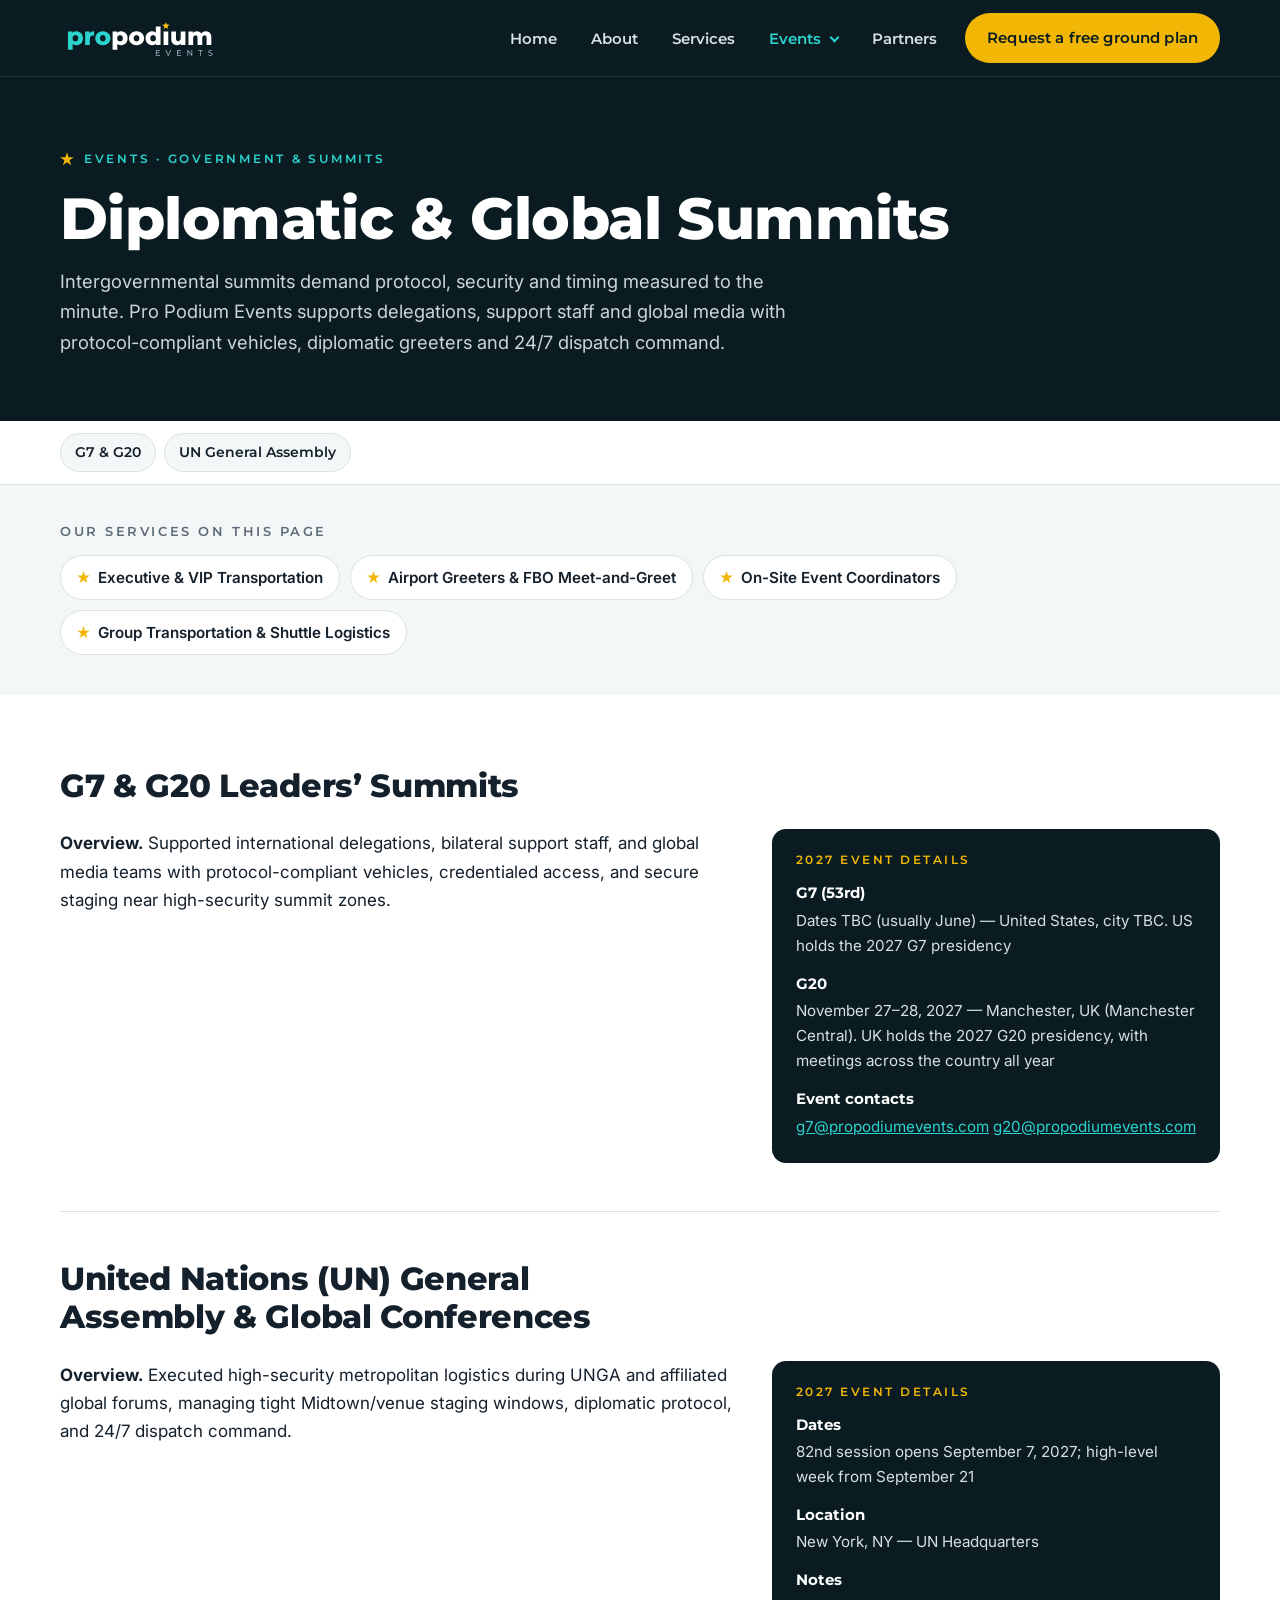
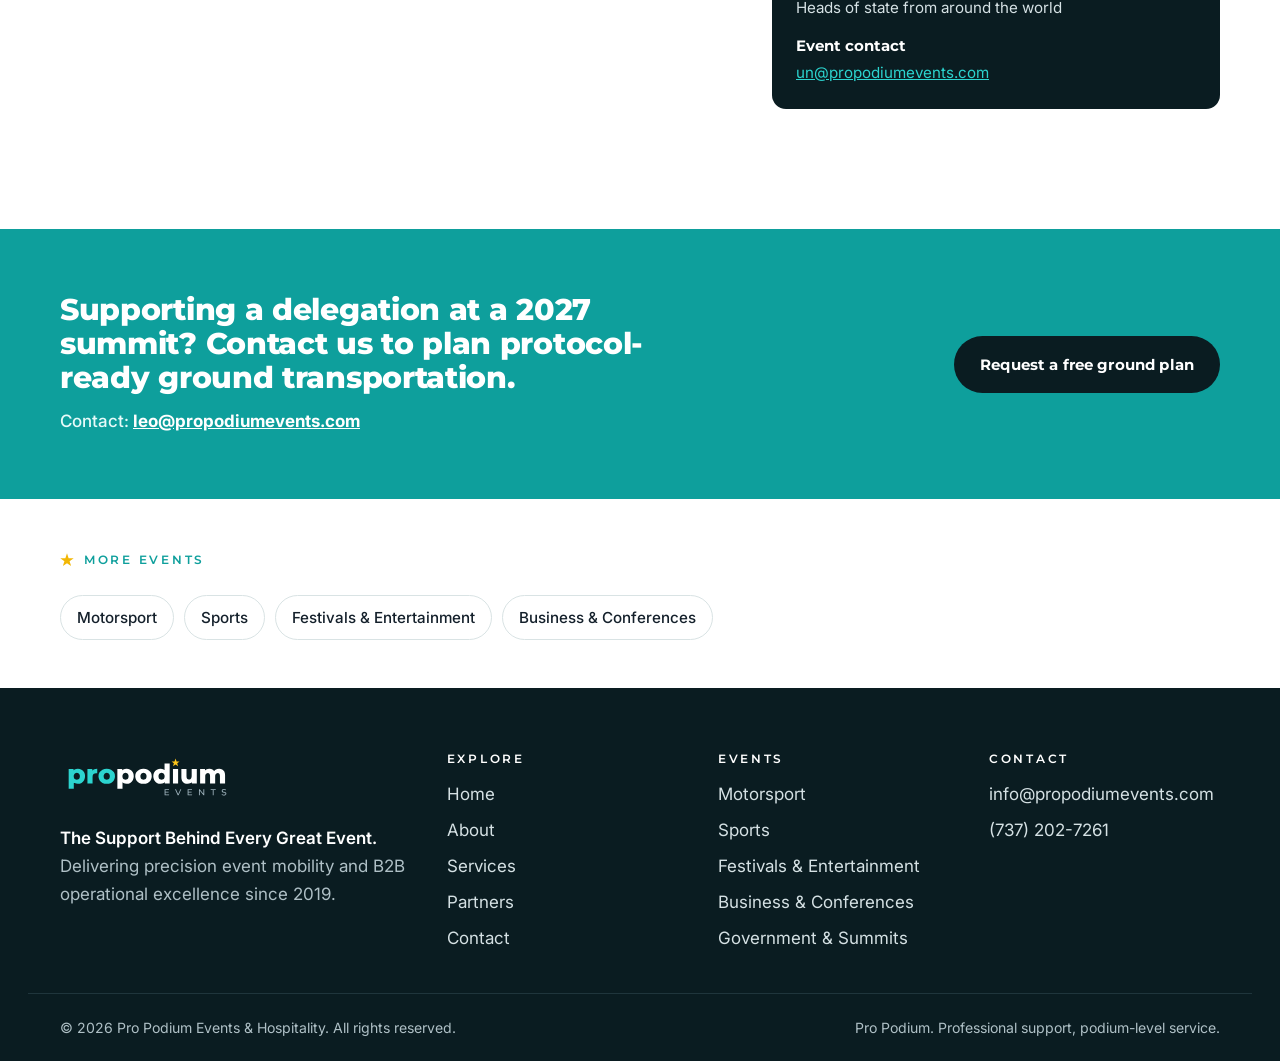
<file: events/government.html>
<!doctype html>
<html lang="en">
<head>
<meta charset="utf-8">
<meta name="viewport" content="width=device-width, initial-scale=1, viewport-fit=cover">
<title>Diplomatic &amp; Global Summits | Pro Podium Events &amp; Hospitality</title>
<meta name="description" content="Intergovernmental summits demand protocol, security and timing measured to the minute. Pro Podium Events supports delegations, support staff and global media with protocol-compliant vehicles, diplomatic greeters and 24/7 dispatch command.">
<link rel="canonical" href="https://www.propodiumevents.com/events/government.html">
<meta name="theme-color" content="#0A1C21">
<meta property="og:type" content="website">
<meta property="og:site_name" content="Pro Podium Events &amp; Hospitality">
<meta property="og:title" content="Diplomatic &amp; Global Summits | Pro Podium Events &amp; Hospitality">
<meta property="og:description" content="Intergovernmental summits demand protocol, security and timing measured to the minute. Pro Podium Events supports delegations, support staff and global media with protocol-compliant vehicles, diplomatic greeters and 24/7 dispatch command.">
<meta property="og:url" content="https://www.propodiumevents.com/events/government.html">
<meta property="og:image" content="https://www.propodiumevents.com/assets/img/og-image.png">
<meta name="twitter:card" content="summary_large_image">
<link rel="icon" href="../favicon.svg" type="image/svg+xml">
<link rel="icon" href="../favicon-32.png" sizes="32x32" type="image/png">
<link rel="apple-touch-icon" href="../apple-touch-icon.png">
<link rel="manifest" href="../site.webmanifest">
<link rel="preconnect" href="https://fonts.googleapis.com"><link rel="preconnect" href="https://fonts.gstatic.com" crossorigin><link rel="stylesheet" href="https://fonts.googleapis.com/css2?family=Inter:wght@400;500;600&family=Montserrat:ital,wght@0,500;0,600;0,700;0,800;1,600;1,700&display=swap">
<link rel="stylesheet" href="../assets/css/style.css">

</head>
<body>
<a class="sr-only" href="#main">Skip to content</a>
<header class="site-header">
  <div class="wrap nav">
    <a class="brand" href="../"><span class="sr-only">Pro Podium Events &amp; Hospitality home</span><svg xmlns="http://www.w3.org/2000/svg" viewBox="-12.0 -8 296.7 82" aria-hidden="true" focusable="false"><path d="M18.54243542435424 46.41512915129151Q15.359778597785978 46.41512915129151 13.099630996309962 45.008302583025824Q10.839483394833948 43.601476014760145 9.663284132841328 40.76476014760148Q8.487084870848708 37.928044280442805 8.487084870848708 33.5Q8.487084870848708 29.025830258302584 9.59409594095941 26.18911439114391Q10.70110701107011 23.35239852398524 12.938191881918819 21.968634686346864Q15.175276752767527 20.584870848708487 18.54243542435424 20.584870848708487Q21.95571955719557 20.584870848708487 24.74630996309963 22.176199261992622Q27.53690036900369 23.767527675276753 29.174354243542435 26.650369003690038Q30.81180811808118 29.53321033210332 30.81180811808118 33.5Q30.81180811808118 37.46678966789668 29.174354243542435 40.37269372693727Q27.53690036900369 43.27859778597786 24.74630996309963 44.84686346863468Q21.95571955719557 46.41512915129151 18.54243542435424 46.41512915129151ZM2.8136531365313653 54.94833948339483V21.0H11.162361623616237V25.243542435424356L11.116236162361623 33.5L11.57749077490775 41.80258302583026V54.94833948339483ZM16.69741697416974 39.450184501845015Q18.173431734317344 39.450184501845015 19.349630996309962 38.75830258302583Q20.525830258302584 38.066420664206646 21.240774907749078 36.72878228782288Q21.95571955719557 35.391143911439116 21.95571955719557 33.5Q21.95571955719557 31.608856088560884 21.240774907749078 30.27121771217712Q20.525830258302584 28.933579335793358 19.349630996309962 28.24169741697417Q18.173431734317344 27.54981549815498 16.69741697416974 27.54981549815498Q15.22140221402214 27.54981549815498 14.04520295202952 28.24169741697417Q12.8690036900369 28.933579335793358 12.154059040590406 30.27121771217712Q11.439114391143912 31.608856088560884 11.439114391143912 33.5Q11.439114391143912 35.391143911439116 12.154059040590406 36.72878228782288Q12.8690036900369 38.066420664206646 14.04520295202952 38.75830258302583Q15.22140221402214 39.450184501845015 16.69741697416974 39.450184501845015Z M34.87084870848708 46.0V21.0H43.21955719557195V28.28782287822878L41.974169741697416 26.21217712177122Q43.08118081180812 23.39852398523985 45.571955719557195 21.99169741697417Q48.062730627306266 20.584870848708487 51.61439114391143 20.584870848708487V28.472324723247233Q51.01476014760147 28.380073800738007 50.57656826568265 28.3570110701107Q50.138376383763834 28.333948339483396 49.630996309963095 28.333948339483396Q46.955719557195565 28.333948339483396 45.29520295202951 29.78690036900369Q43.63468634686347 31.239852398523986 43.63468634686347 34.51476014760148V46.0Z M67.85055350553505 46.41512915129151Q63.74538745387453 46.41512915129151 60.562730627306266 44.75461254612546Q57.380073800738 43.09409594095941 55.55811808118081 40.16512915129151Q53.736162361623606 37.23616236162361 53.736162361623606 33.45387453874539Q53.736162361623606 29.671586715867157 55.55811808118081 26.76568265682657Q57.380073800738 23.85977859778598 60.562730627306266 22.222324723247233Q63.74538745387453 20.584870848708487 67.85055350553505 20.584870848708487Q71.95571955719556 20.584870848708487 75.16143911439113 22.222324723247233Q78.36715867158671 23.85977859778598 80.1660516605166 26.76568265682657Q81.9649446494465 29.671586715867157 81.9649446494465 33.45387453874539Q81.9649446494465 37.23616236162361 80.1660516605166 40.16512915129151Q78.36715867158671 43.09409594095941 75.16143911439113 44.75461254612546Q71.95571955719556 46.41512915129151 67.85055350553505 46.41512915129151ZM67.85055350553505 39.450184501845015Q69.37269372693726 39.450184501845015 70.54889298892988 38.75830258302583Q71.7250922509225 38.066420664206646 72.41697416974169 36.70571955719558Q73.10885608856088 35.345018450184504 73.10885608856088 33.45387453874539Q73.10885608856088 31.562730627306273 72.41697416974169 30.248154981549817Q71.7250922509225 28.933579335793358 70.54889298892988 28.24169741697417Q69.37269372693726 27.54981549815498 67.85055350553505 27.54981549815498Q66.37453874538744 27.54981549815498 65.19833948339482 28.24169741697417Q64.02214022140221 28.933579335793358 63.30719557195572 30.248154981549817Q62.592250922509216 31.562730627306273 62.592250922509216 33.45387453874539Q62.592250922509216 35.345018450184504 63.30719557195572 36.70571955719558Q64.02214022140221 38.066420664206646 65.19833948339482 38.75830258302583Q66.37453874538744 39.450184501845015 67.85055350553505 39.450184501845015Z" fill="#2CD4CF"/><path d="M101.75276752767527 46.41512915129151Q98.57011070110701 46.41512915129151 96.309963099631 45.008302583025824Q94.04981549815498 43.601476014760145 92.87361623616236 40.76476014760148Q91.69741697416974 37.928044280442805 91.69741697416974 33.5Q91.69741697416974 29.025830258302584 92.80442804428044 26.18911439114391Q93.91143911439114 23.35239852398524 96.14852398523985 21.968634686346864Q98.38560885608857 20.584870848708487 101.75276752767527 20.584870848708487Q105.16605166051662 20.584870848708487 107.95664206642067 22.176199261992622Q110.74723247232473 23.767527675276753 112.38468634686348 26.650369003690038Q114.02214022140222 29.53321033210332 114.02214022140222 33.5Q114.02214022140222 37.46678966789668 112.38468634686348 40.37269372693727Q110.74723247232473 43.27859778597786 107.95664206642067 44.84686346863468Q105.16605166051662 46.41512915129151 101.75276752767527 46.41512915129151ZM86.02398523985241 54.94833948339483V21.0H94.37269372693727V25.243542435424356L94.32656826568265 33.5L94.78782287822878 41.80258302583026V54.94833948339483ZM99.90774907749078 39.450184501845015Q101.38376383763838 39.450184501845015 102.559963099631 38.75830258302583Q103.73616236162363 38.066420664206646 104.45110701107012 36.72878228782288Q105.16605166051662 35.391143911439116 105.16605166051662 33.5Q105.16605166051662 31.608856088560884 104.45110701107012 30.27121771217712Q103.73616236162363 28.933579335793358 102.559963099631 28.24169741697417Q101.38376383763838 27.54981549815498 99.90774907749078 27.54981549815498Q98.43173431734317 27.54981549815498 97.25553505535055 28.24169741697417Q96.07933579335794 28.933579335793358 95.36439114391145 30.27121771217712Q94.64944649446495 31.608856088560884 94.64944649446495 33.5Q94.64944649446495 35.391143911439116 95.36439114391145 36.72878228782288Q96.07933579335794 38.066420664206646 97.25553505535055 38.75830258302583Q98.43173431734317 39.450184501845015 99.90774907749078 39.450184501845015Z M130.62730627306274 46.41512915129151Q126.52214022140221 46.41512915129151 123.33948339483395 44.75461254612546Q120.15682656826569 43.09409594095941 118.33487084870849 40.16512915129151Q116.5129151291513 37.23616236162361 116.5129151291513 33.45387453874539Q116.5129151291513 29.671586715867157 118.33487084870849 26.76568265682657Q120.15682656826569 23.85977859778598 123.33948339483395 22.222324723247233Q126.52214022140221 20.584870848708487 130.62730627306274 20.584870848708487Q134.73247232472323 20.584870848708487 137.9381918819188 22.222324723247233Q141.1439114391144 23.85977859778598 142.94280442804427 26.76568265682657Q144.74169741697418 29.671586715867157 144.74169741697418 33.45387453874539Q144.74169741697418 37.23616236162361 142.94280442804427 40.16512915129151Q141.1439114391144 43.09409594095941 137.9381918819188 44.75461254612546Q134.73247232472323 46.41512915129151 130.62730627306274 46.41512915129151ZM130.62730627306274 39.450184501845015Q132.14944649446494 39.450184501845015 133.32564575645756 38.75830258302583Q134.50184501845018 38.066420664206646 135.1937269372694 36.70571955719558Q135.88560885608857 35.345018450184504 135.88560885608857 33.45387453874539Q135.88560885608857 31.562730627306273 135.1937269372694 30.248154981549817Q134.50184501845018 28.933579335793358 133.32564575645756 28.24169741697417Q132.14944649446494 27.54981549815498 130.62730627306274 27.54981549815498Q129.15129151291512 27.54981549815498 127.9750922509225 28.24169741697417Q126.7988929889299 28.933579335793358 126.0839483394834 30.248154981549817Q125.3690036900369 31.562730627306273 125.3690036900369 33.45387453874539Q125.3690036900369 35.345018450184504 126.0839483394834 36.70571955719558Q126.7988929889299 38.066420664206646 127.9750922509225 38.75830258302583Q129.15129151291512 39.450184501845015 130.62730627306274 39.450184501845015Z M159.68634686346866 46.41512915129151Q156.27306273062732 46.41512915129151 153.48247232472326 44.82380073800738Q150.6918819188192 43.23247232472325 149.03136531365317 40.34963099630996Q147.3708487084871 37.46678966789668 147.3708487084871 33.45387453874539Q147.3708487084871 29.487084870848708 149.03136531365317 26.604243542435427Q150.6918819188192 23.72140221402214 153.48247232472326 22.153136531365313Q156.27306273062732 20.584870848708487 159.68634686346866 20.584870848708487Q162.91512915129152 20.584870848708487 165.15221402214024 21.968634686346864Q167.38929889298893 23.35239852398524 168.54243542435427 26.21217712177122Q169.69557195571957 29.071955719557195 169.69557195571957 33.45387453874539Q169.69557195571957 37.928044280442805 168.58856088560887 40.78782287822878Q167.48154981549817 43.64760147601476 165.26752767527677 45.03136531365314Q163.05350553505536 46.41512915129151 159.68634686346866 46.41512915129151ZM161.53136531365314 39.450184501845015Q163.00738007380076 39.450184501845015 164.18357933579335 38.75830258302583Q165.35977859778598 38.066420664206646 166.05166051660518 36.70571955719558Q166.74354243542436 35.345018450184504 166.74354243542436 33.45387453874539Q166.74354243542436 31.562730627306273 166.05166051660518 30.248154981549817Q165.35977859778598 28.933579335793358 164.18357933579335 28.24169741697417Q163.00738007380076 27.54981549815498 161.53136531365314 27.54981549815498Q160.00922509225094 27.54981549815498 158.83302583025832 28.24169741697417Q157.6568265682657 28.933579335793358 156.96494464944652 30.248154981549817Q156.27306273062732 31.562730627306273 156.27306273062732 33.45387453874539Q156.27306273062732 35.345018450184504 156.96494464944652 36.70571955719558Q157.6568265682657 38.066420664206646 158.83302583025832 38.75830258302583Q160.00922509225094 39.450184501845015 161.53136531365314 39.450184501845015ZM167.02029520295204 46.0V41.710332103321036L167.06642066420665 33.45387453874539L166.60516605166052 25.19741697416974V11.774907749077492H175.36900369003692V46.0Z M180.99630996309963 46.0V21.0H189.760147601476V46.0Z M205.950184501845 46.41512915129151Q202.90590405904058 46.41512915129151 200.48431734317342 45.215867158671585Q198.06273062730625 44.01660516605166 196.70202952029518 41.45664206642066Q195.34132841328412 38.896678966789665 195.34132841328412 34.9760147601476V21.0H204.10516605166052V33.54612546125461Q204.10516605166052 36.452029520295206 205.1891143911439 37.69741697416974Q206.2730627306273 38.94280442804428 208.25645756457564 38.94280442804428Q209.5479704797048 38.94280442804428 210.60885608856086 38.343173431734314Q211.66974169741695 37.74354243542435 212.31549815498153 36.428966789667896Q212.9612546125461 35.11439114391144 212.9612546125461 33.03874538745387V21.0H221.7250922509225V46.0H213.37638376383762V38.94280442804428L214.99077490774906 40.92619926199262Q213.6992619926199 43.693726937269375 211.25461254612543 45.05442804428044Q208.80996309963098 46.41512915129151 205.950184501845 46.41512915129151Z M227.35239852398524 46.0V21.0H235.70110701107012V27.964944649446494L234.04059040590406 25.981549815498155Q235.42435424354244 23.30627306273063 237.8228782287823 21.945571955719558Q240.22140221402213 20.584870848708487 243.17343173431735 20.584870848708487Q246.54059040590406 20.584870848708487 249.10055350553506 22.314575645756456Q251.66051660516604 24.04428044280443 252.5369003690037 27.68819188191882L249.6771217712177 27.088560885608857Q251.01476014760146 24.04428044280443 253.7130996309963 22.314575645756456Q256.41143911439116 20.584870848708487 259.9169741697417 20.584870848708487Q262.8228782287823 20.584870848708487 265.1060885608856 21.761070110701105Q267.3892988929889 22.937269372693727 268.70387453874537 25.381918819188193Q270.01845018450183 27.826568265682656 270.01845018450183 31.70110701107011V46.0H261.2546125461255V33.1309963099631Q261.2546125461255 30.45571955719557 260.239852398524 29.23339483394834Q259.2250922509225 28.01107011070111 257.47232472324725 28.01107011070111Q256.2269372693727 28.01107011070111 255.21217712177122 28.61070110701107Q254.19741697416973 29.210332103321033 253.6439114391144 30.432656826568262Q253.09040590405903 31.654981549815496 253.09040590405903 33.59225092250922V46.0H244.32656826568265V33.1309963099631Q244.32656826568265 30.45571955719557 243.33487084870848 29.23339483394834Q242.34317343173433 28.01107011070111 240.54428044280442 28.01107011070111Q239.25276752767527 28.01107011070111 238.2610701107011 28.61070110701107Q237.26937269372692 29.210332103321033 236.69280442804427 30.432656826568262Q236.11623616236162 31.654981549815496 236.11623616236162 33.59225092250922V46.0Z" fill="#FFFFFF"/><path d="M185.40 3.30 L187.18 8.05 L192.25 8.28 L188.28 11.43 L189.63 16.32 L185.40 13.52 L181.17 16.32 L182.53 11.43 L178.55 8.28 L183.62 8.05Z" fill="#FFC61A"/><path d="M166.73485239852397 66.0V55.5H174.144852398524V56.805H168.23485239852397V64.695H174.35485239852397V66.0ZM168.09985239852398 61.305V60.03H173.49985239852398V61.305Z M189.11485239852396 66.0 184.494852398524 55.5H186.11485239852396L190.35985239852397 65.19H189.42985239852396L193.70485239852397 55.5H195.20485239852397L190.59985239852398 66.0Z M206.06485239852395 66.0V55.5H213.47485239852398V56.805H207.56485239852395V64.695H213.68485239852396V66.0ZM207.42985239852396 61.305V60.03H212.82985239852397V61.305Z M225.41485239852395 66.0V55.5H226.64485239852397L233.58985239852396 64.125H232.94485239852395V55.5H234.44485239852395V66.0H233.21485239852396L226.26985239852397 57.375H226.91485239852395V66.0Z M248.97985239852395 66.0V56.805H245.37985239852395V55.5H254.06485239852395V56.805H250.46485239852396V66.0Z M268.05985239852396 66.12Q266.85985239852397 66.12 265.764852398524 65.7525Q264.669852398524 65.385 264.039852398524 64.8L264.594852398524 63.63Q265.19485239852395 64.155 266.12485239852396 64.5Q267.05485239852396 64.845 268.05985239852396 64.845Q268.974852398524 64.845 269.544852398524 64.63499999999999Q270.11485239852396 64.425 270.384852398524 64.0575Q270.654852398524 63.69 270.654852398524 63.225Q270.654852398524 62.685 270.30235239852396 62.355000000000004Q269.94985239852394 62.025 269.38735239852394 61.8225Q268.82485239852394 61.62 268.149852398524 61.47Q267.474852398524 61.32 266.792352398524 61.1175Q266.10985239852397 60.915 265.54735239852397 60.599999999999994Q264.98485239852397 60.285 264.639852398524 59.7525Q264.294852398524 59.22 264.294852398524 58.38Q264.294852398524 57.57 264.722352398524 56.8875Q265.149852398524 56.205 266.042352398524 55.792500000000004Q266.93485239852396 55.38 268.31485239852395 55.38Q269.229852398524 55.38 270.129852398524 55.620000000000005Q271.029852398524 55.86 271.68985239852395 56.31L271.19485239852395 57.51Q270.519852398524 57.06 269.769852398524 56.8575Q269.019852398524 56.655 268.31485239852395 56.655Q267.42985239852396 56.655 266.85985239852397 56.88Q266.289852398524 57.105000000000004 266.02735239852393 57.480000000000004Q265.76485239852394 57.855000000000004 265.76485239852394 58.32Q265.76485239852394 58.875 266.11735239852396 59.205Q266.469852398524 59.535 267.032352398524 59.73Q267.594852398524 59.925 268.269852398524 60.082499999999996Q268.94485239852395 60.24 269.62735239852395 60.435Q270.30985239852396 60.63 270.87235239852396 60.945Q271.43485239852396 61.26 271.779852398524 61.785Q272.12485239852396 62.31 272.12485239852396 63.135Q272.12485239852396 63.93 271.68985239852395 64.6125Q271.25485239852395 65.295 270.347352398524 65.70750000000001Q269.43985239852395 66.12 268.05985239852396 66.12Z" fill="#9FB3BD"/></svg>
</a>
    <button class="menu-toggle" type="button" aria-expanded="false" aria-controls="nav-links-ev-government">Menu</button>
    <ul class="nav-links" id="nav-links-ev-government">
      <li><a href="../">Home</a></li>
      <li><a href="../about.html">About</a></li>
      <li><a href="../services.html">Services</a></li>
      <li class="has-sub"><a href="../events.html" class="is-current">Events <span class="caret" aria-hidden="true"></span></a><ul class="sub" aria-label="Events"><li><a href="../events.html">All events</a></li><li><a href="../events/motorsport.html">Motorsport</a></li><li><a href="../events/sports.html">Sports</a></li><li><a href="../events/festivals.html">Festivals & Entertainment</a></li><li><a href="../events/business.html">Business & Conferences</a></li><li><a href="../events/government.html" aria-current="page">Government & Summits</a></li></ul></li>
      <li><a href="../partners.html">Partners</a></li>
      <li><a class="btn btn-gold" href="../contact.html">Request a free ground plan</a></li>
    </ul>
  </div>
</header>
<main id="main">
<section class="page-hero"><div class="wrap">
  <span class="eyebrow"><span class="star" aria-hidden="true"></span>Events &middot; Government &amp; Summits</span>
  <h1>Diplomatic &amp; Global Summits</h1>
  <p class="plain">Intergovernmental summits demand protocol, security and timing measured to the minute. Pro Podium Events supports delegations, support staff and global media with protocol-compliant vehicles, diplomatic greeters and 24/7 dispatch command.</p>
</div></section>
<nav class="jump" aria-label="Events on this page"><div class="wrap"><ul><li><a href="#g7-g20">G7 &amp; G20</a></li><li><a href="#un-general-assembly">UN General Assembly</a></li></ul></div></nav>
<section class="section tint svc-strip"><div class="wrap">
  <h2 class="strip-title">Our Services on This Page</h2>
  <ul class="svc-chips"><li><a href="../services.html#executive-vip"><span class="star" aria-hidden="true"></span>Executive &amp; VIP Transportation</a></li><li><a href="../services.html#airport-greeters"><span class="star" aria-hidden="true"></span>Airport Greeters &amp; FBO Meet-and-Greet</a></li><li><a href="../services.html#on-site-coordinators"><span class="star" aria-hidden="true"></span>On-Site Event Coordinators</a></li><li><a href="../services.html#group-transportation"><span class="star" aria-hidden="true"></span>Group Transportation &amp; Shuttle Logistics</a></li></ul>
</div></section>
<section class="section events-list"><div class="wrap"><article class="event-block" id="g7-g20">
  <h2>G7 &amp; G20 Leaders’ Summits</h2>
  <div class="event-grid">
    <div class="event-copy">
      <p><strong>Overview.</strong> Supported international delegations, bilateral support staff, and global media teams with protocol-compliant vehicles, credentialed access, and secure staging near high-security summit zones.</p>
      
      
    </div>
    <aside class="details">
      <h3>2027 Event Details</h3>
      <dl><div><dt>G7 (53rd)</dt><dd>Dates TBC (usually June) — United States, city TBC. US holds the 2027 G7 presidency</dd></div><div><dt>G20</dt><dd>November 27–28, 2027 — Manchester, UK (Manchester Central). UK holds the 2027 G20 presidency, with meetings across the country all year</dd></div><div><dt>Event contacts</dt><dd><a href="mailto:g7@propodiumevents.com">g7@propodiumevents.com</a> <a href="mailto:g20@propodiumevents.com">g20@propodiumevents.com</a></dd></div></dl>
    </aside>
  </div>
</article><article class="event-block" id="un-general-assembly">
  <h2>United Nations (UN) General Assembly &amp; Global Conferences</h2>
  <div class="event-grid">
    <div class="event-copy">
      <p><strong>Overview.</strong> Executed high-security metropolitan logistics during UNGA and affiliated global forums, managing tight Midtown/venue staging windows, diplomatic protocol, and 24/7 dispatch command.</p>
      
      
    </div>
    <aside class="details">
      <h3>2027 Event Details</h3>
      <dl><div><dt>Dates</dt><dd>82nd session opens September 7, 2027; high-level week from September 21</dd></div><div><dt>Location</dt><dd>New York, NY — UN Headquarters</dd></div><div><dt>Notes</dt><dd>Heads of state from around the world</dd></div><div><dt>Event contact</dt><dd><a href="mailto:un@propodiumevents.com">un@propodiumevents.com</a></dd></div></dl>
    </aside>
  </div>
</article></div></section>
<section class="cta cat-cta">
  <div class="wrap cta-inner">
    <div><h2>Supporting a delegation at a 2027 summit? Contact us to plan protocol-ready ground transportation.</h2><p class="cta-contact">Contact: <a href="mailto:leo@propodiumevents.com">leo@propodiumevents.com</a></p></div>
    <a class="btn btn-ink" href="../contact.html">Request a free ground plan</a>
  </div>
</section>
<nav class="section other-cats" aria-label="Other event categories"><div class="wrap">
  <span class="eyebrow"><span class="star" aria-hidden="true"></span>More events</span>
  <ul class="chips"><li><a href="../events/motorsport.html">Motorsport</a></li><li><a href="../events/sports.html">Sports</a></li><li><a href="../events/festivals.html">Festivals &amp; Entertainment</a></li><li><a href="../events/business.html">Business &amp; Conferences</a></li></ul>
</div></nav>
</main>
<footer class="site-footer">
  <div class="wrap footer-grid">
    <div>
      <a class="brand" href="../"><span class="sr-only">Pro Podium Events &amp; Hospitality home</span><svg xmlns="http://www.w3.org/2000/svg" viewBox="-12.0 -8 296.7 82" aria-hidden="true" focusable="false"><path d="M18.54243542435424 46.41512915129151Q15.359778597785978 46.41512915129151 13.099630996309962 45.008302583025824Q10.839483394833948 43.601476014760145 9.663284132841328 40.76476014760148Q8.487084870848708 37.928044280442805 8.487084870848708 33.5Q8.487084870848708 29.025830258302584 9.59409594095941 26.18911439114391Q10.70110701107011 23.35239852398524 12.938191881918819 21.968634686346864Q15.175276752767527 20.584870848708487 18.54243542435424 20.584870848708487Q21.95571955719557 20.584870848708487 24.74630996309963 22.176199261992622Q27.53690036900369 23.767527675276753 29.174354243542435 26.650369003690038Q30.81180811808118 29.53321033210332 30.81180811808118 33.5Q30.81180811808118 37.46678966789668 29.174354243542435 40.37269372693727Q27.53690036900369 43.27859778597786 24.74630996309963 44.84686346863468Q21.95571955719557 46.41512915129151 18.54243542435424 46.41512915129151ZM2.8136531365313653 54.94833948339483V21.0H11.162361623616237V25.243542435424356L11.116236162361623 33.5L11.57749077490775 41.80258302583026V54.94833948339483ZM16.69741697416974 39.450184501845015Q18.173431734317344 39.450184501845015 19.349630996309962 38.75830258302583Q20.525830258302584 38.066420664206646 21.240774907749078 36.72878228782288Q21.95571955719557 35.391143911439116 21.95571955719557 33.5Q21.95571955719557 31.608856088560884 21.240774907749078 30.27121771217712Q20.525830258302584 28.933579335793358 19.349630996309962 28.24169741697417Q18.173431734317344 27.54981549815498 16.69741697416974 27.54981549815498Q15.22140221402214 27.54981549815498 14.04520295202952 28.24169741697417Q12.8690036900369 28.933579335793358 12.154059040590406 30.27121771217712Q11.439114391143912 31.608856088560884 11.439114391143912 33.5Q11.439114391143912 35.391143911439116 12.154059040590406 36.72878228782288Q12.8690036900369 38.066420664206646 14.04520295202952 38.75830258302583Q15.22140221402214 39.450184501845015 16.69741697416974 39.450184501845015Z M34.87084870848708 46.0V21.0H43.21955719557195V28.28782287822878L41.974169741697416 26.21217712177122Q43.08118081180812 23.39852398523985 45.571955719557195 21.99169741697417Q48.062730627306266 20.584870848708487 51.61439114391143 20.584870848708487V28.472324723247233Q51.01476014760147 28.380073800738007 50.57656826568265 28.3570110701107Q50.138376383763834 28.333948339483396 49.630996309963095 28.333948339483396Q46.955719557195565 28.333948339483396 45.29520295202951 29.78690036900369Q43.63468634686347 31.239852398523986 43.63468634686347 34.51476014760148V46.0Z M67.85055350553505 46.41512915129151Q63.74538745387453 46.41512915129151 60.562730627306266 44.75461254612546Q57.380073800738 43.09409594095941 55.55811808118081 40.16512915129151Q53.736162361623606 37.23616236162361 53.736162361623606 33.45387453874539Q53.736162361623606 29.671586715867157 55.55811808118081 26.76568265682657Q57.380073800738 23.85977859778598 60.562730627306266 22.222324723247233Q63.74538745387453 20.584870848708487 67.85055350553505 20.584870848708487Q71.95571955719556 20.584870848708487 75.16143911439113 22.222324723247233Q78.36715867158671 23.85977859778598 80.1660516605166 26.76568265682657Q81.9649446494465 29.671586715867157 81.9649446494465 33.45387453874539Q81.9649446494465 37.23616236162361 80.1660516605166 40.16512915129151Q78.36715867158671 43.09409594095941 75.16143911439113 44.75461254612546Q71.95571955719556 46.41512915129151 67.85055350553505 46.41512915129151ZM67.85055350553505 39.450184501845015Q69.37269372693726 39.450184501845015 70.54889298892988 38.75830258302583Q71.7250922509225 38.066420664206646 72.41697416974169 36.70571955719558Q73.10885608856088 35.345018450184504 73.10885608856088 33.45387453874539Q73.10885608856088 31.562730627306273 72.41697416974169 30.248154981549817Q71.7250922509225 28.933579335793358 70.54889298892988 28.24169741697417Q69.37269372693726 27.54981549815498 67.85055350553505 27.54981549815498Q66.37453874538744 27.54981549815498 65.19833948339482 28.24169741697417Q64.02214022140221 28.933579335793358 63.30719557195572 30.248154981549817Q62.592250922509216 31.562730627306273 62.592250922509216 33.45387453874539Q62.592250922509216 35.345018450184504 63.30719557195572 36.70571955719558Q64.02214022140221 38.066420664206646 65.19833948339482 38.75830258302583Q66.37453874538744 39.450184501845015 67.85055350553505 39.450184501845015Z" fill="#2CD4CF"/><path d="M101.75276752767527 46.41512915129151Q98.57011070110701 46.41512915129151 96.309963099631 45.008302583025824Q94.04981549815498 43.601476014760145 92.87361623616236 40.76476014760148Q91.69741697416974 37.928044280442805 91.69741697416974 33.5Q91.69741697416974 29.025830258302584 92.80442804428044 26.18911439114391Q93.91143911439114 23.35239852398524 96.14852398523985 21.968634686346864Q98.38560885608857 20.584870848708487 101.75276752767527 20.584870848708487Q105.16605166051662 20.584870848708487 107.95664206642067 22.176199261992622Q110.74723247232473 23.767527675276753 112.38468634686348 26.650369003690038Q114.02214022140222 29.53321033210332 114.02214022140222 33.5Q114.02214022140222 37.46678966789668 112.38468634686348 40.37269372693727Q110.74723247232473 43.27859778597786 107.95664206642067 44.84686346863468Q105.16605166051662 46.41512915129151 101.75276752767527 46.41512915129151ZM86.02398523985241 54.94833948339483V21.0H94.37269372693727V25.243542435424356L94.32656826568265 33.5L94.78782287822878 41.80258302583026V54.94833948339483ZM99.90774907749078 39.450184501845015Q101.38376383763838 39.450184501845015 102.559963099631 38.75830258302583Q103.73616236162363 38.066420664206646 104.45110701107012 36.72878228782288Q105.16605166051662 35.391143911439116 105.16605166051662 33.5Q105.16605166051662 31.608856088560884 104.45110701107012 30.27121771217712Q103.73616236162363 28.933579335793358 102.559963099631 28.24169741697417Q101.38376383763838 27.54981549815498 99.90774907749078 27.54981549815498Q98.43173431734317 27.54981549815498 97.25553505535055 28.24169741697417Q96.07933579335794 28.933579335793358 95.36439114391145 30.27121771217712Q94.64944649446495 31.608856088560884 94.64944649446495 33.5Q94.64944649446495 35.391143911439116 95.36439114391145 36.72878228782288Q96.07933579335794 38.066420664206646 97.25553505535055 38.75830258302583Q98.43173431734317 39.450184501845015 99.90774907749078 39.450184501845015Z M130.62730627306274 46.41512915129151Q126.52214022140221 46.41512915129151 123.33948339483395 44.75461254612546Q120.15682656826569 43.09409594095941 118.33487084870849 40.16512915129151Q116.5129151291513 37.23616236162361 116.5129151291513 33.45387453874539Q116.5129151291513 29.671586715867157 118.33487084870849 26.76568265682657Q120.15682656826569 23.85977859778598 123.33948339483395 22.222324723247233Q126.52214022140221 20.584870848708487 130.62730627306274 20.584870848708487Q134.73247232472323 20.584870848708487 137.9381918819188 22.222324723247233Q141.1439114391144 23.85977859778598 142.94280442804427 26.76568265682657Q144.74169741697418 29.671586715867157 144.74169741697418 33.45387453874539Q144.74169741697418 37.23616236162361 142.94280442804427 40.16512915129151Q141.1439114391144 43.09409594095941 137.9381918819188 44.75461254612546Q134.73247232472323 46.41512915129151 130.62730627306274 46.41512915129151ZM130.62730627306274 39.450184501845015Q132.14944649446494 39.450184501845015 133.32564575645756 38.75830258302583Q134.50184501845018 38.066420664206646 135.1937269372694 36.70571955719558Q135.88560885608857 35.345018450184504 135.88560885608857 33.45387453874539Q135.88560885608857 31.562730627306273 135.1937269372694 30.248154981549817Q134.50184501845018 28.933579335793358 133.32564575645756 28.24169741697417Q132.14944649446494 27.54981549815498 130.62730627306274 27.54981549815498Q129.15129151291512 27.54981549815498 127.9750922509225 28.24169741697417Q126.7988929889299 28.933579335793358 126.0839483394834 30.248154981549817Q125.3690036900369 31.562730627306273 125.3690036900369 33.45387453874539Q125.3690036900369 35.345018450184504 126.0839483394834 36.70571955719558Q126.7988929889299 38.066420664206646 127.9750922509225 38.75830258302583Q129.15129151291512 39.450184501845015 130.62730627306274 39.450184501845015Z M159.68634686346866 46.41512915129151Q156.27306273062732 46.41512915129151 153.48247232472326 44.82380073800738Q150.6918819188192 43.23247232472325 149.03136531365317 40.34963099630996Q147.3708487084871 37.46678966789668 147.3708487084871 33.45387453874539Q147.3708487084871 29.487084870848708 149.03136531365317 26.604243542435427Q150.6918819188192 23.72140221402214 153.48247232472326 22.153136531365313Q156.27306273062732 20.584870848708487 159.68634686346866 20.584870848708487Q162.91512915129152 20.584870848708487 165.15221402214024 21.968634686346864Q167.38929889298893 23.35239852398524 168.54243542435427 26.21217712177122Q169.69557195571957 29.071955719557195 169.69557195571957 33.45387453874539Q169.69557195571957 37.928044280442805 168.58856088560887 40.78782287822878Q167.48154981549817 43.64760147601476 165.26752767527677 45.03136531365314Q163.05350553505536 46.41512915129151 159.68634686346866 46.41512915129151ZM161.53136531365314 39.450184501845015Q163.00738007380076 39.450184501845015 164.18357933579335 38.75830258302583Q165.35977859778598 38.066420664206646 166.05166051660518 36.70571955719558Q166.74354243542436 35.345018450184504 166.74354243542436 33.45387453874539Q166.74354243542436 31.562730627306273 166.05166051660518 30.248154981549817Q165.35977859778598 28.933579335793358 164.18357933579335 28.24169741697417Q163.00738007380076 27.54981549815498 161.53136531365314 27.54981549815498Q160.00922509225094 27.54981549815498 158.83302583025832 28.24169741697417Q157.6568265682657 28.933579335793358 156.96494464944652 30.248154981549817Q156.27306273062732 31.562730627306273 156.27306273062732 33.45387453874539Q156.27306273062732 35.345018450184504 156.96494464944652 36.70571955719558Q157.6568265682657 38.066420664206646 158.83302583025832 38.75830258302583Q160.00922509225094 39.450184501845015 161.53136531365314 39.450184501845015ZM167.02029520295204 46.0V41.710332103321036L167.06642066420665 33.45387453874539L166.60516605166052 25.19741697416974V11.774907749077492H175.36900369003692V46.0Z M180.99630996309963 46.0V21.0H189.760147601476V46.0Z M205.950184501845 46.41512915129151Q202.90590405904058 46.41512915129151 200.48431734317342 45.215867158671585Q198.06273062730625 44.01660516605166 196.70202952029518 41.45664206642066Q195.34132841328412 38.896678966789665 195.34132841328412 34.9760147601476V21.0H204.10516605166052V33.54612546125461Q204.10516605166052 36.452029520295206 205.1891143911439 37.69741697416974Q206.2730627306273 38.94280442804428 208.25645756457564 38.94280442804428Q209.5479704797048 38.94280442804428 210.60885608856086 38.343173431734314Q211.66974169741695 37.74354243542435 212.31549815498153 36.428966789667896Q212.9612546125461 35.11439114391144 212.9612546125461 33.03874538745387V21.0H221.7250922509225V46.0H213.37638376383762V38.94280442804428L214.99077490774906 40.92619926199262Q213.6992619926199 43.693726937269375 211.25461254612543 45.05442804428044Q208.80996309963098 46.41512915129151 205.950184501845 46.41512915129151Z M227.35239852398524 46.0V21.0H235.70110701107012V27.964944649446494L234.04059040590406 25.981549815498155Q235.42435424354244 23.30627306273063 237.8228782287823 21.945571955719558Q240.22140221402213 20.584870848708487 243.17343173431735 20.584870848708487Q246.54059040590406 20.584870848708487 249.10055350553506 22.314575645756456Q251.66051660516604 24.04428044280443 252.5369003690037 27.68819188191882L249.6771217712177 27.088560885608857Q251.01476014760146 24.04428044280443 253.7130996309963 22.314575645756456Q256.41143911439116 20.584870848708487 259.9169741697417 20.584870848708487Q262.8228782287823 20.584870848708487 265.1060885608856 21.761070110701105Q267.3892988929889 22.937269372693727 268.70387453874537 25.381918819188193Q270.01845018450183 27.826568265682656 270.01845018450183 31.70110701107011V46.0H261.2546125461255V33.1309963099631Q261.2546125461255 30.45571955719557 260.239852398524 29.23339483394834Q259.2250922509225 28.01107011070111 257.47232472324725 28.01107011070111Q256.2269372693727 28.01107011070111 255.21217712177122 28.61070110701107Q254.19741697416973 29.210332103321033 253.6439114391144 30.432656826568262Q253.09040590405903 31.654981549815496 253.09040590405903 33.59225092250922V46.0H244.32656826568265V33.1309963099631Q244.32656826568265 30.45571955719557 243.33487084870848 29.23339483394834Q242.34317343173433 28.01107011070111 240.54428044280442 28.01107011070111Q239.25276752767527 28.01107011070111 238.2610701107011 28.61070110701107Q237.26937269372692 29.210332103321033 236.69280442804427 30.432656826568262Q236.11623616236162 31.654981549815496 236.11623616236162 33.59225092250922V46.0Z" fill="#FFFFFF"/><path d="M185.40 3.30 L187.18 8.05 L192.25 8.28 L188.28 11.43 L189.63 16.32 L185.40 13.52 L181.17 16.32 L182.53 11.43 L178.55 8.28 L183.62 8.05Z" fill="#FFC61A"/><path d="M166.73485239852397 66.0V55.5H174.144852398524V56.805H168.23485239852397V64.695H174.35485239852397V66.0ZM168.09985239852398 61.305V60.03H173.49985239852398V61.305Z M189.11485239852396 66.0 184.494852398524 55.5H186.11485239852396L190.35985239852397 65.19H189.42985239852396L193.70485239852397 55.5H195.20485239852397L190.59985239852398 66.0Z M206.06485239852395 66.0V55.5H213.47485239852398V56.805H207.56485239852395V64.695H213.68485239852396V66.0ZM207.42985239852396 61.305V60.03H212.82985239852397V61.305Z M225.41485239852395 66.0V55.5H226.64485239852397L233.58985239852396 64.125H232.94485239852395V55.5H234.44485239852395V66.0H233.21485239852396L226.26985239852397 57.375H226.91485239852395V66.0Z M248.97985239852395 66.0V56.805H245.37985239852395V55.5H254.06485239852395V56.805H250.46485239852396V66.0Z M268.05985239852396 66.12Q266.85985239852397 66.12 265.764852398524 65.7525Q264.669852398524 65.385 264.039852398524 64.8L264.594852398524 63.63Q265.19485239852395 64.155 266.12485239852396 64.5Q267.05485239852396 64.845 268.05985239852396 64.845Q268.974852398524 64.845 269.544852398524 64.63499999999999Q270.11485239852396 64.425 270.384852398524 64.0575Q270.654852398524 63.69 270.654852398524 63.225Q270.654852398524 62.685 270.30235239852396 62.355000000000004Q269.94985239852394 62.025 269.38735239852394 61.8225Q268.82485239852394 61.62 268.149852398524 61.47Q267.474852398524 61.32 266.792352398524 61.1175Q266.10985239852397 60.915 265.54735239852397 60.599999999999994Q264.98485239852397 60.285 264.639852398524 59.7525Q264.294852398524 59.22 264.294852398524 58.38Q264.294852398524 57.57 264.722352398524 56.8875Q265.149852398524 56.205 266.042352398524 55.792500000000004Q266.93485239852396 55.38 268.31485239852395 55.38Q269.229852398524 55.38 270.129852398524 55.620000000000005Q271.029852398524 55.86 271.68985239852395 56.31L271.19485239852395 57.51Q270.519852398524 57.06 269.769852398524 56.8575Q269.019852398524 56.655 268.31485239852395 56.655Q267.42985239852396 56.655 266.85985239852397 56.88Q266.289852398524 57.105000000000004 266.02735239852393 57.480000000000004Q265.76485239852394 57.855000000000004 265.76485239852394 58.32Q265.76485239852394 58.875 266.11735239852396 59.205Q266.469852398524 59.535 267.032352398524 59.73Q267.594852398524 59.925 268.269852398524 60.082499999999996Q268.94485239852395 60.24 269.62735239852395 60.435Q270.30985239852396 60.63 270.87235239852396 60.945Q271.43485239852396 61.26 271.779852398524 61.785Q272.12485239852396 62.31 272.12485239852396 63.135Q272.12485239852396 63.93 271.68985239852395 64.6125Q271.25485239852395 65.295 270.347352398524 65.70750000000001Q269.43985239852395 66.12 268.05985239852396 66.12Z" fill="#9FB3BD"/></svg>
</a>
      <p><strong class="footer-tag">The Support Behind Every Great Event.</strong> Delivering precision event mobility and B2B operational excellence since 2019.</p>
    </div>
    <div>
      <h4>Explore</h4>
      <ul>
        <li><a href="../">Home</a></li>
        <li><a href="../about.html">About</a></li>
        <li><a href="../services.html">Services</a></li>
        <li><a href="../partners.html">Partners</a></li>
        <li><a href="../contact.html">Contact</a></li>
      </ul>
    </div>
    <div>
      <h4>Events</h4>
      <ul><li><a href="../events/motorsport.html">Motorsport</a></li><li><a href="../events/sports.html">Sports</a></li><li><a href="../events/festivals.html">Festivals & Entertainment</a></li><li><a href="../events/business.html">Business & Conferences</a></li><li><a href="../events/government.html">Government & Summits</a></li></ul>
    </div>
    <div>
      <h4>Contact</h4>
      <ul>
        <li><a href="mailto:info@propodiumevents.com">info@propodiumevents.com</a></li>
        <li><a href="tel:+17372027261">(737) 202-7261</a></li>
      </ul>
    </div>
  </div>
  <div class="wrap footer-bottom">
    <span>&copy; 2026 Pro Podium Events &amp; Hospitality. All rights reserved.</span>
    <span>Pro Podium. Professional support, podium-level service.</span>
  </div>
</footer>
<script src="../assets/js/main.js"></script>
</body>
</html>
</file>
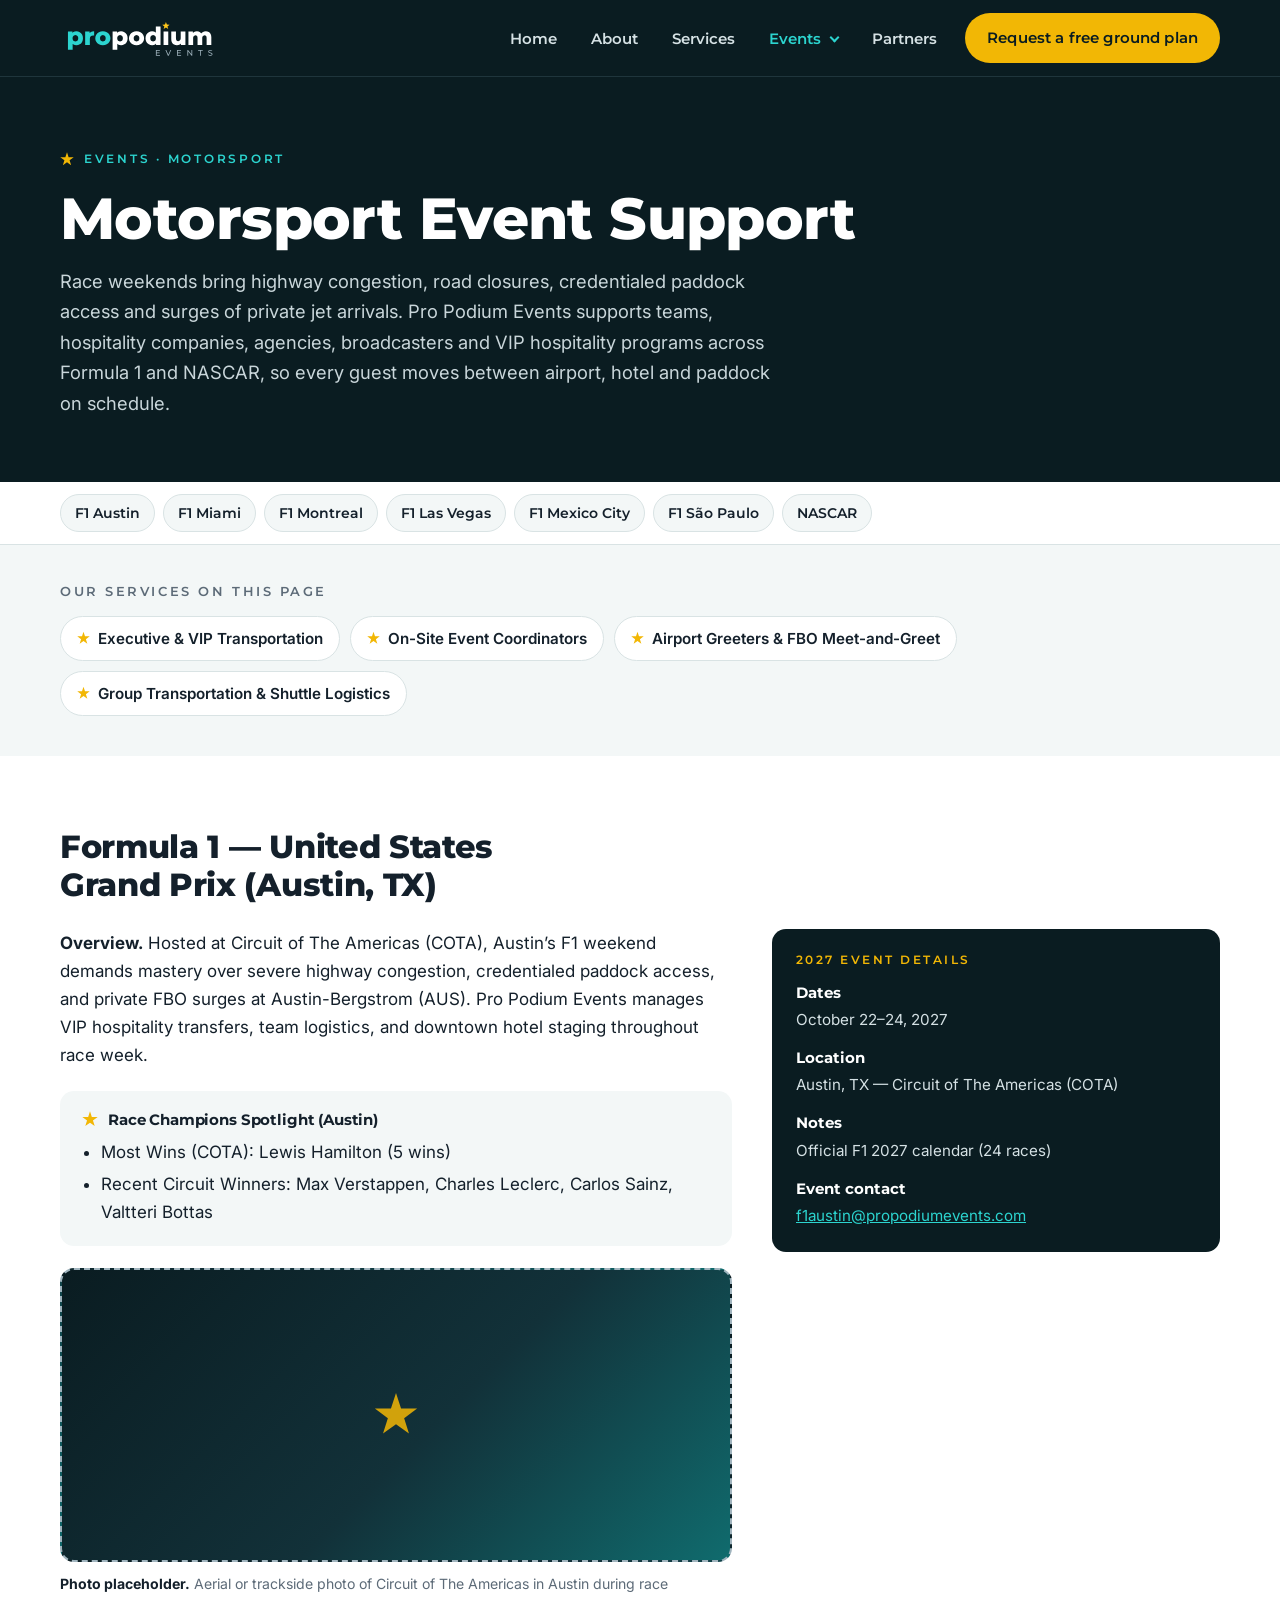
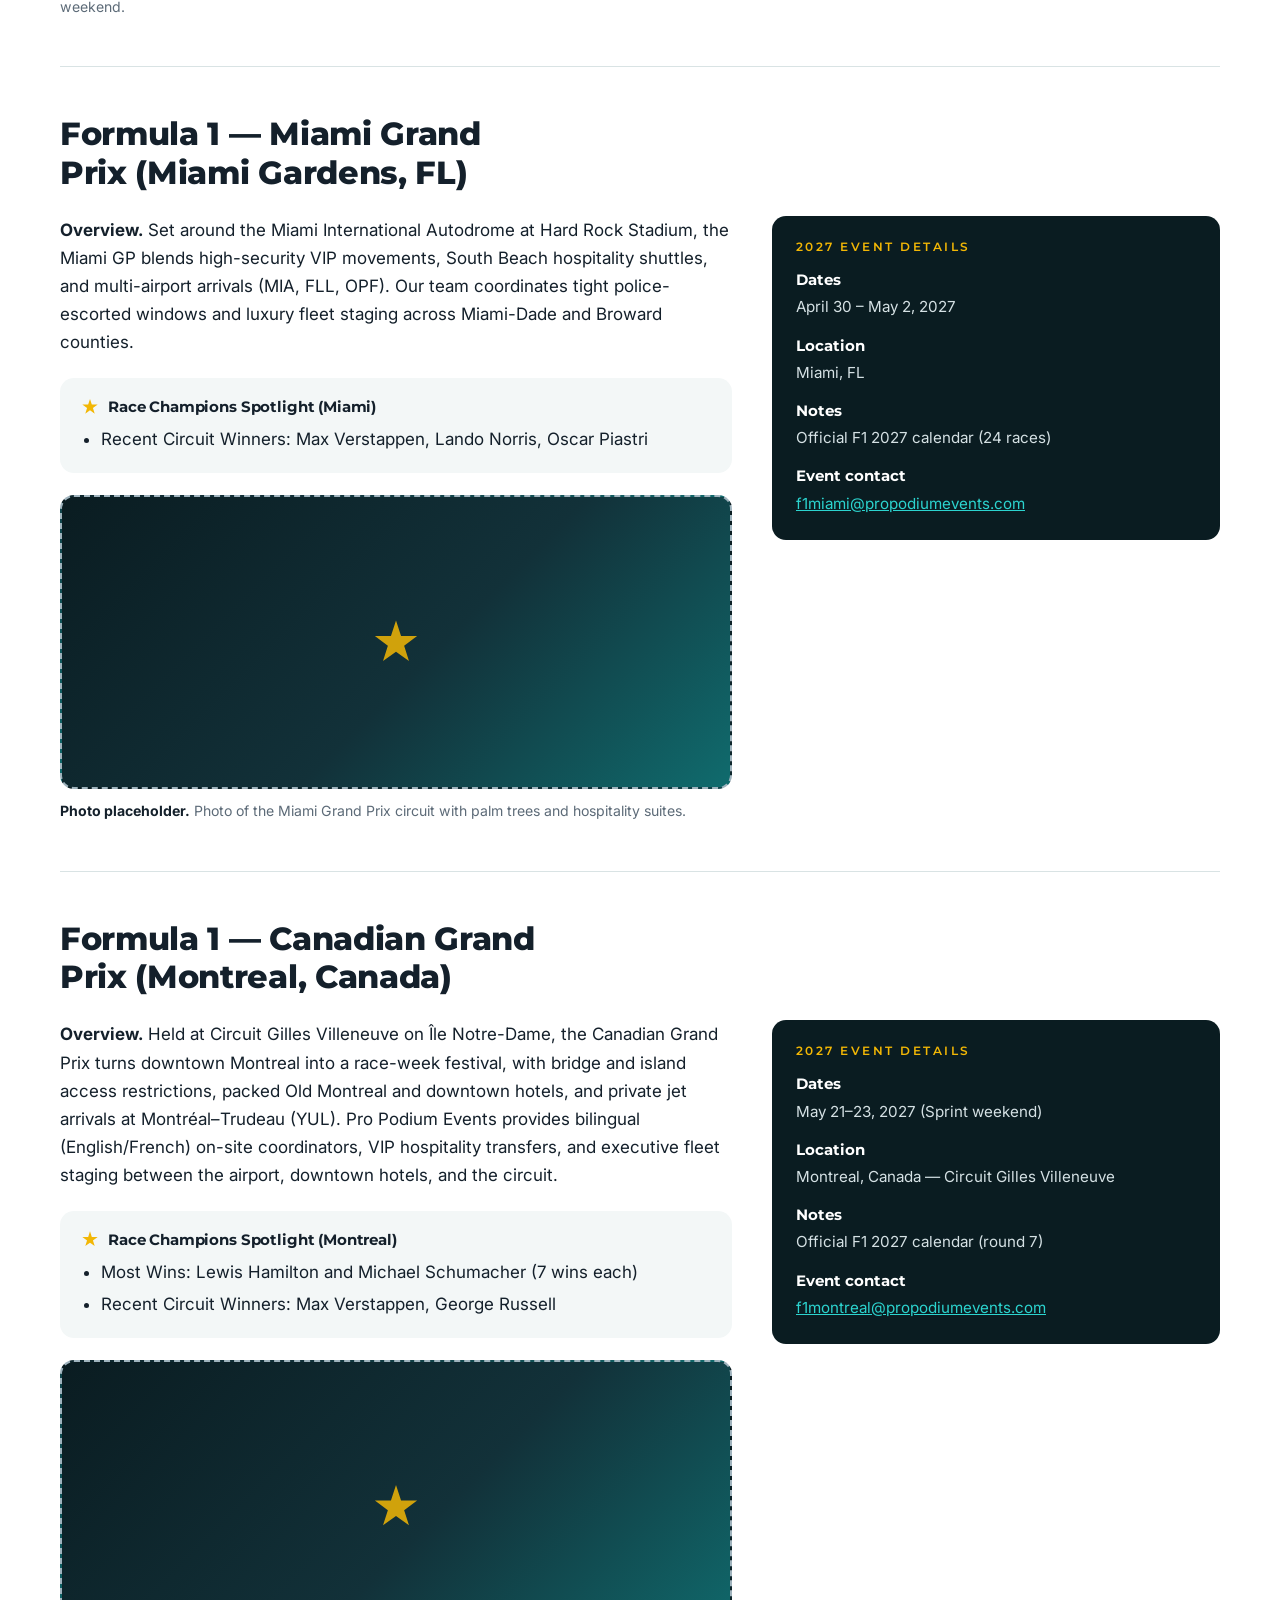
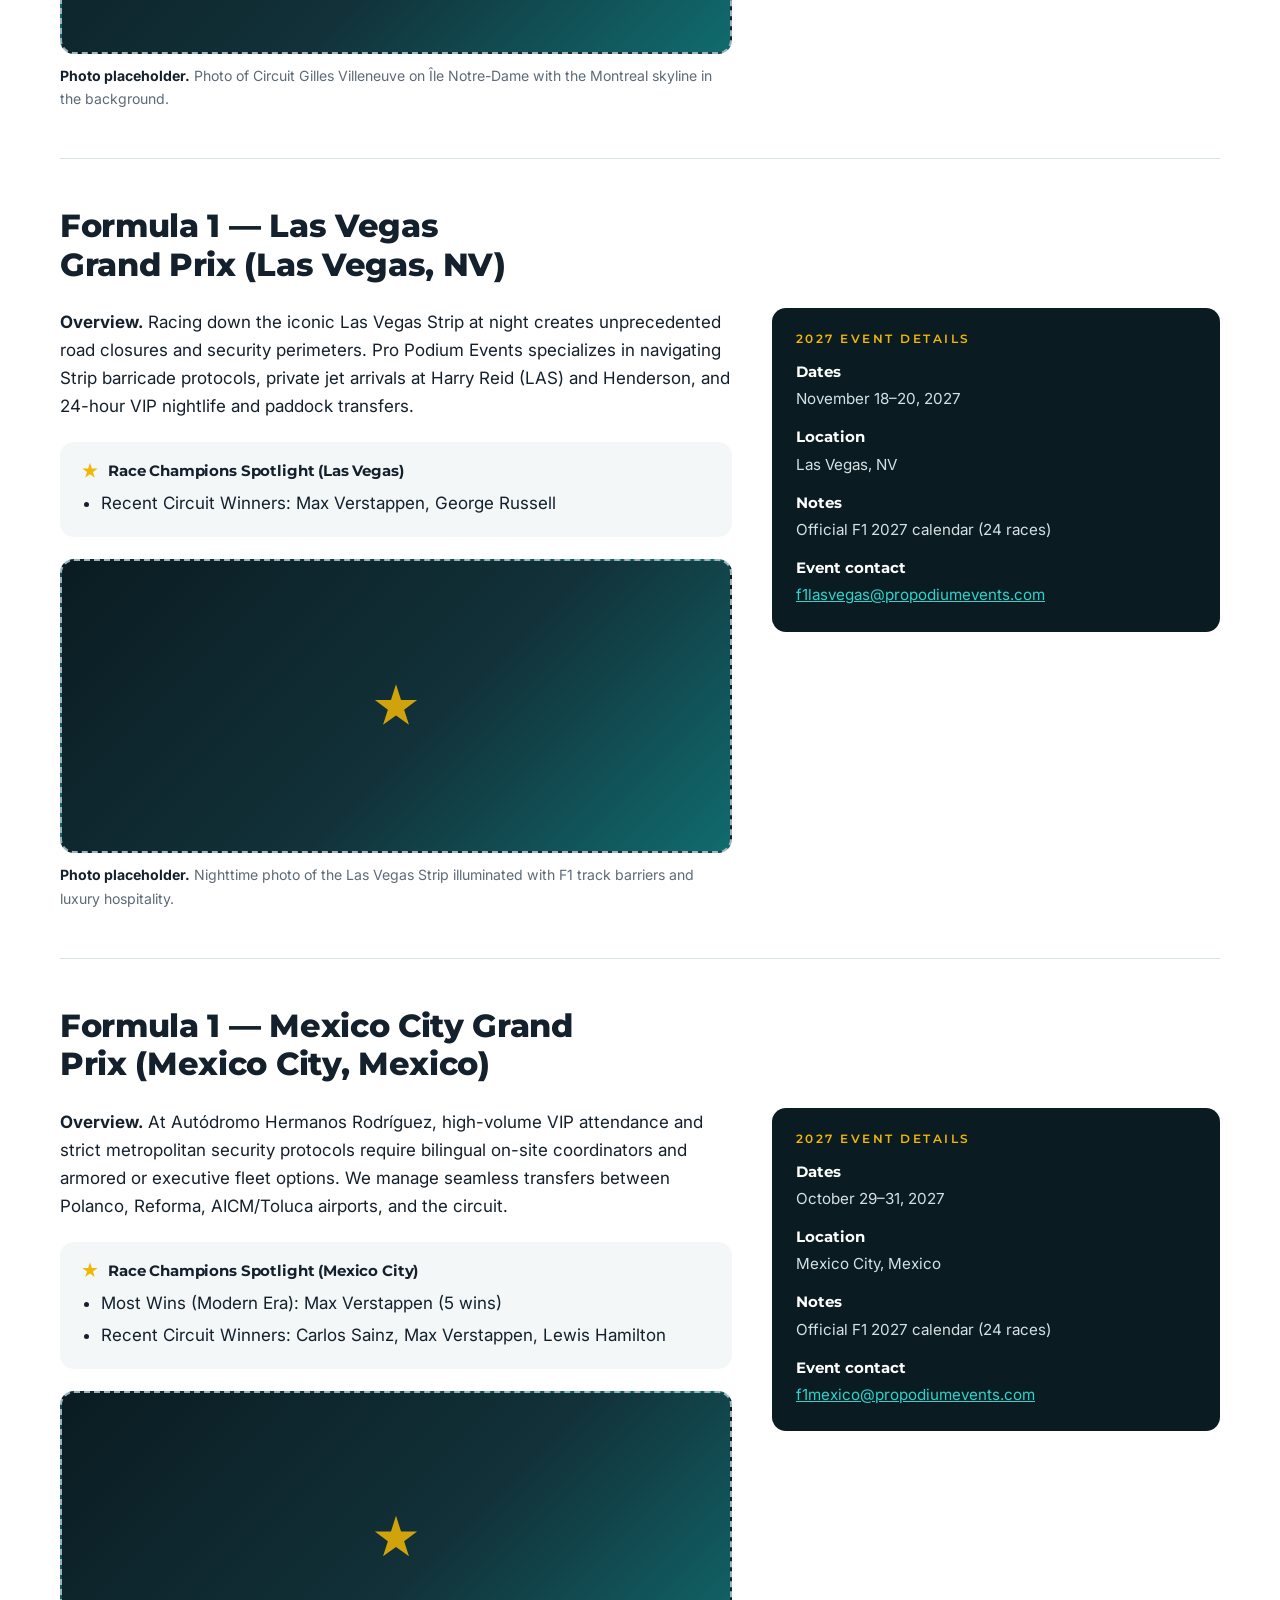
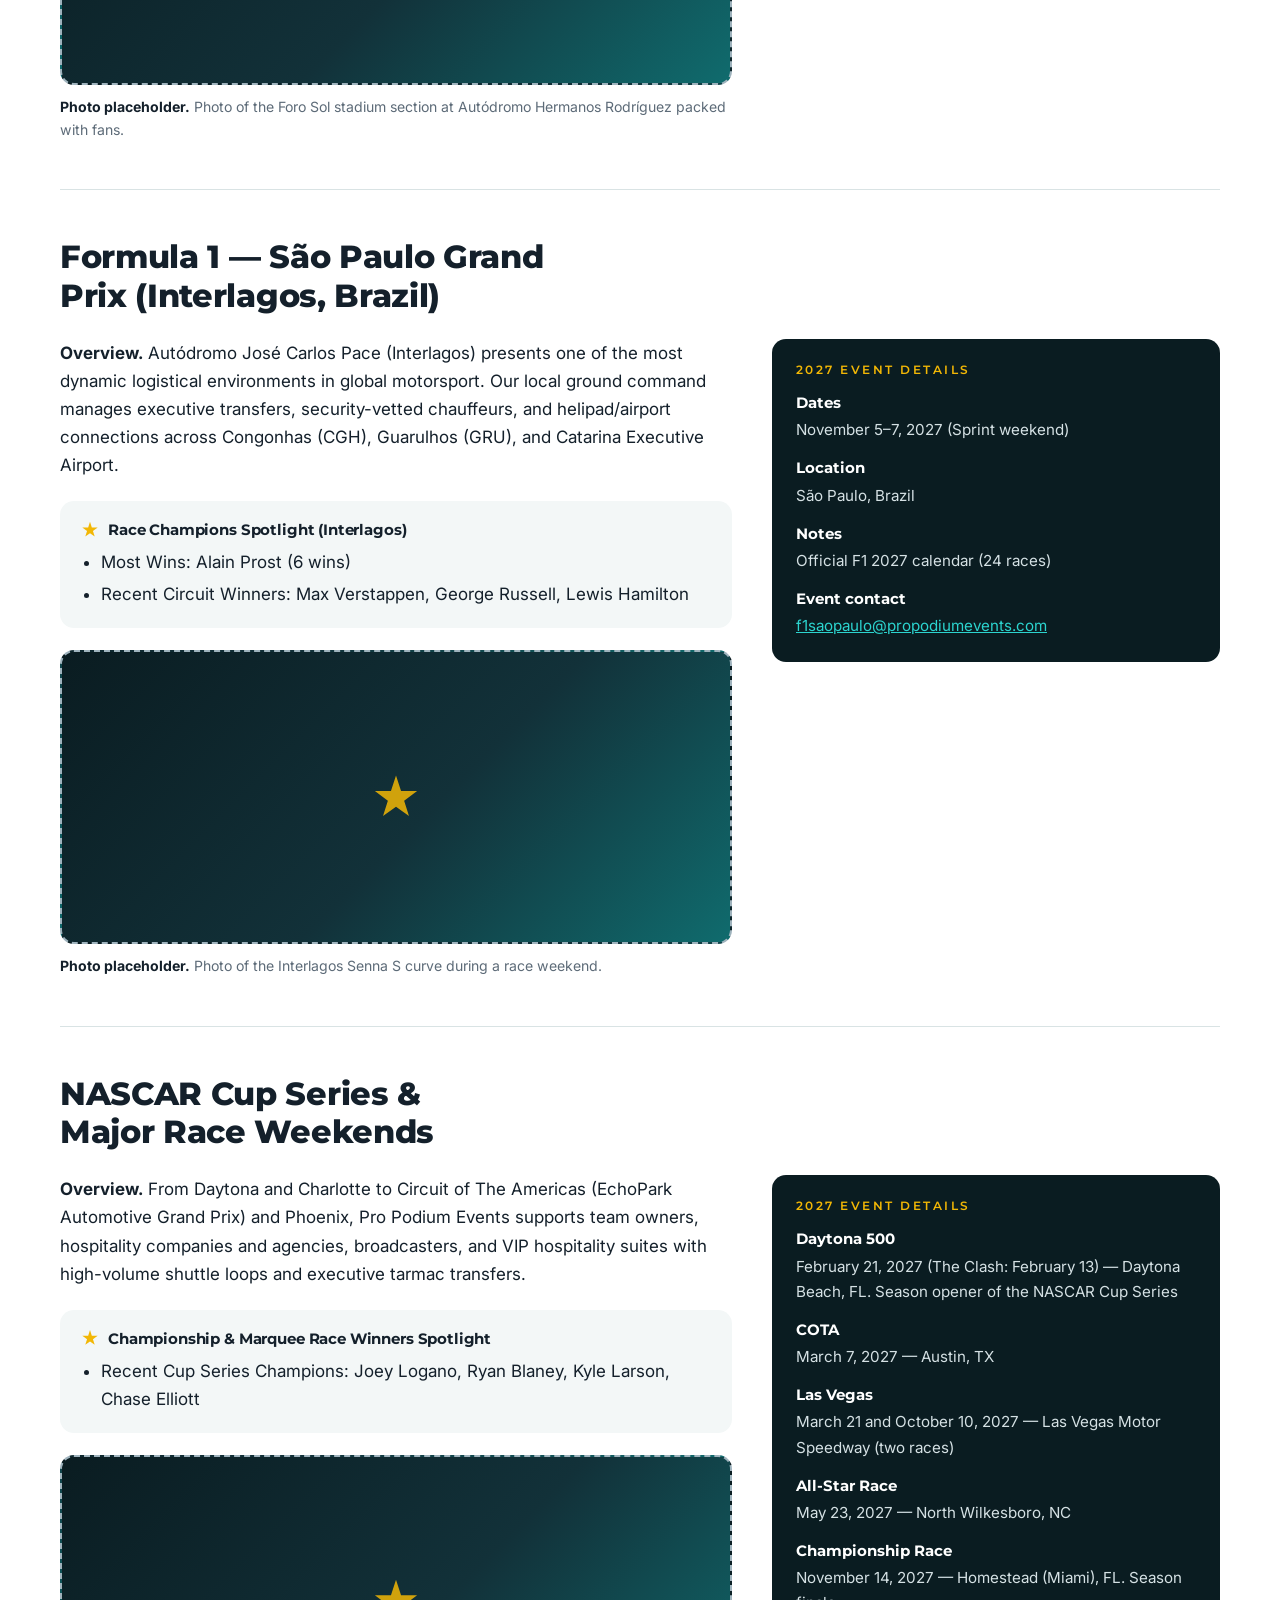
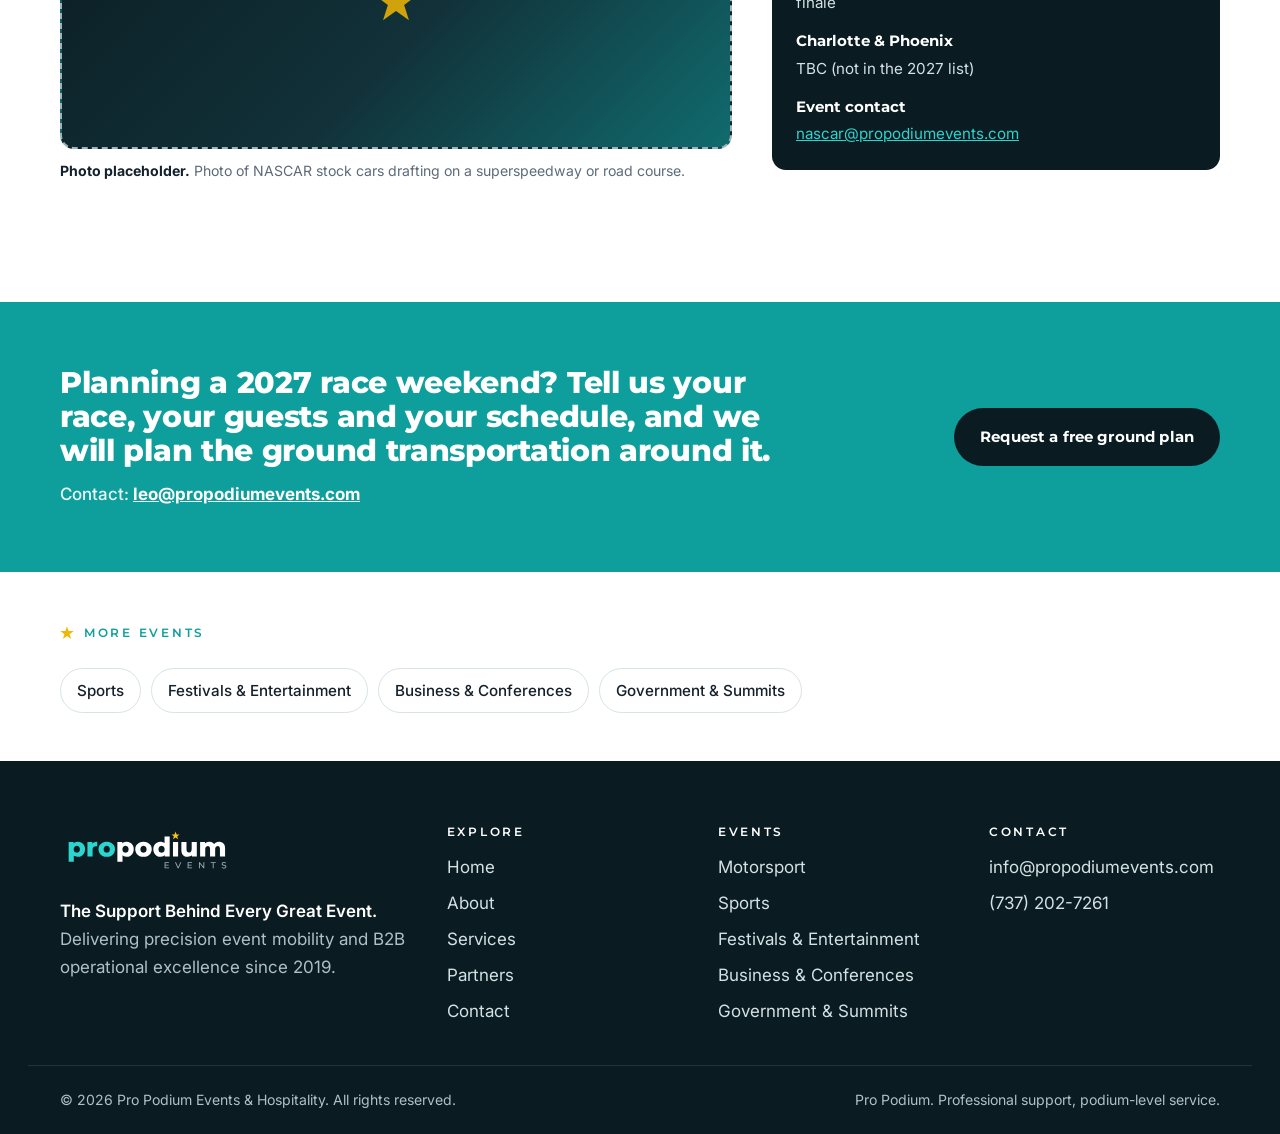
<file: events/motorsport.html>
<!doctype html>
<html lang="en">
<head>
<meta charset="utf-8">
<meta name="viewport" content="width=device-width, initial-scale=1, viewport-fit=cover">
<title>Motorsport Event Support | Pro Podium Events &amp; Hospitality</title>
<meta name="description" content="Race weekends bring highway congestion, road closures, credentialed paddock access and surges of private jet arrivals. Pro Podium Events supports teams, hospitality companies, agencies, broadcasters and VIP hospitality programs across Formula 1 and NASCAR, so every guest moves between airport, hotel and paddock on schedule.">
<link rel="canonical" href="https://www.propodiumevents.com/events/motorsport.html">
<meta name="theme-color" content="#0A1C21">
<meta property="og:type" content="website">
<meta property="og:site_name" content="Pro Podium Events &amp; Hospitality">
<meta property="og:title" content="Motorsport Event Support | Pro Podium Events &amp; Hospitality">
<meta property="og:description" content="Race weekends bring highway congestion, road closures, credentialed paddock access and surges of private jet arrivals. Pro Podium Events supports teams, hospitality companies, agencies, broadcasters and VIP hospitality programs across Formula 1 and NASCAR, so every guest moves between airport, hotel and paddock on schedule.">
<meta property="og:url" content="https://www.propodiumevents.com/events/motorsport.html">
<meta property="og:image" content="https://www.propodiumevents.com/assets/img/og-image.png">
<meta name="twitter:card" content="summary_large_image">
<link rel="icon" href="../favicon.svg" type="image/svg+xml">
<link rel="icon" href="../favicon-32.png" sizes="32x32" type="image/png">
<link rel="apple-touch-icon" href="../apple-touch-icon.png">
<link rel="manifest" href="../site.webmanifest">
<link rel="preconnect" href="https://fonts.googleapis.com"><link rel="preconnect" href="https://fonts.gstatic.com" crossorigin><link rel="stylesheet" href="https://fonts.googleapis.com/css2?family=Inter:wght@400;500;600&family=Montserrat:ital,wght@0,500;0,600;0,700;0,800;1,600;1,700&display=swap">
<link rel="stylesheet" href="../assets/css/style.css">

</head>
<body>
<a class="sr-only" href="#main">Skip to content</a>
<header class="site-header">
  <div class="wrap nav">
    <a class="brand" href="../"><span class="sr-only">Pro Podium Events &amp; Hospitality home</span><svg xmlns="http://www.w3.org/2000/svg" viewBox="-12.0 -8 296.7 82" aria-hidden="true" focusable="false"><path d="M18.54243542435424 46.41512915129151Q15.359778597785978 46.41512915129151 13.099630996309962 45.008302583025824Q10.839483394833948 43.601476014760145 9.663284132841328 40.76476014760148Q8.487084870848708 37.928044280442805 8.487084870848708 33.5Q8.487084870848708 29.025830258302584 9.59409594095941 26.18911439114391Q10.70110701107011 23.35239852398524 12.938191881918819 21.968634686346864Q15.175276752767527 20.584870848708487 18.54243542435424 20.584870848708487Q21.95571955719557 20.584870848708487 24.74630996309963 22.176199261992622Q27.53690036900369 23.767527675276753 29.174354243542435 26.650369003690038Q30.81180811808118 29.53321033210332 30.81180811808118 33.5Q30.81180811808118 37.46678966789668 29.174354243542435 40.37269372693727Q27.53690036900369 43.27859778597786 24.74630996309963 44.84686346863468Q21.95571955719557 46.41512915129151 18.54243542435424 46.41512915129151ZM2.8136531365313653 54.94833948339483V21.0H11.162361623616237V25.243542435424356L11.116236162361623 33.5L11.57749077490775 41.80258302583026V54.94833948339483ZM16.69741697416974 39.450184501845015Q18.173431734317344 39.450184501845015 19.349630996309962 38.75830258302583Q20.525830258302584 38.066420664206646 21.240774907749078 36.72878228782288Q21.95571955719557 35.391143911439116 21.95571955719557 33.5Q21.95571955719557 31.608856088560884 21.240774907749078 30.27121771217712Q20.525830258302584 28.933579335793358 19.349630996309962 28.24169741697417Q18.173431734317344 27.54981549815498 16.69741697416974 27.54981549815498Q15.22140221402214 27.54981549815498 14.04520295202952 28.24169741697417Q12.8690036900369 28.933579335793358 12.154059040590406 30.27121771217712Q11.439114391143912 31.608856088560884 11.439114391143912 33.5Q11.439114391143912 35.391143911439116 12.154059040590406 36.72878228782288Q12.8690036900369 38.066420664206646 14.04520295202952 38.75830258302583Q15.22140221402214 39.450184501845015 16.69741697416974 39.450184501845015Z M34.87084870848708 46.0V21.0H43.21955719557195V28.28782287822878L41.974169741697416 26.21217712177122Q43.08118081180812 23.39852398523985 45.571955719557195 21.99169741697417Q48.062730627306266 20.584870848708487 51.61439114391143 20.584870848708487V28.472324723247233Q51.01476014760147 28.380073800738007 50.57656826568265 28.3570110701107Q50.138376383763834 28.333948339483396 49.630996309963095 28.333948339483396Q46.955719557195565 28.333948339483396 45.29520295202951 29.78690036900369Q43.63468634686347 31.239852398523986 43.63468634686347 34.51476014760148V46.0Z M67.85055350553505 46.41512915129151Q63.74538745387453 46.41512915129151 60.562730627306266 44.75461254612546Q57.380073800738 43.09409594095941 55.55811808118081 40.16512915129151Q53.736162361623606 37.23616236162361 53.736162361623606 33.45387453874539Q53.736162361623606 29.671586715867157 55.55811808118081 26.76568265682657Q57.380073800738 23.85977859778598 60.562730627306266 22.222324723247233Q63.74538745387453 20.584870848708487 67.85055350553505 20.584870848708487Q71.95571955719556 20.584870848708487 75.16143911439113 22.222324723247233Q78.36715867158671 23.85977859778598 80.1660516605166 26.76568265682657Q81.9649446494465 29.671586715867157 81.9649446494465 33.45387453874539Q81.9649446494465 37.23616236162361 80.1660516605166 40.16512915129151Q78.36715867158671 43.09409594095941 75.16143911439113 44.75461254612546Q71.95571955719556 46.41512915129151 67.85055350553505 46.41512915129151ZM67.85055350553505 39.450184501845015Q69.37269372693726 39.450184501845015 70.54889298892988 38.75830258302583Q71.7250922509225 38.066420664206646 72.41697416974169 36.70571955719558Q73.10885608856088 35.345018450184504 73.10885608856088 33.45387453874539Q73.10885608856088 31.562730627306273 72.41697416974169 30.248154981549817Q71.7250922509225 28.933579335793358 70.54889298892988 28.24169741697417Q69.37269372693726 27.54981549815498 67.85055350553505 27.54981549815498Q66.37453874538744 27.54981549815498 65.19833948339482 28.24169741697417Q64.02214022140221 28.933579335793358 63.30719557195572 30.248154981549817Q62.592250922509216 31.562730627306273 62.592250922509216 33.45387453874539Q62.592250922509216 35.345018450184504 63.30719557195572 36.70571955719558Q64.02214022140221 38.066420664206646 65.19833948339482 38.75830258302583Q66.37453874538744 39.450184501845015 67.85055350553505 39.450184501845015Z" fill="#2CD4CF"/><path d="M101.75276752767527 46.41512915129151Q98.57011070110701 46.41512915129151 96.309963099631 45.008302583025824Q94.04981549815498 43.601476014760145 92.87361623616236 40.76476014760148Q91.69741697416974 37.928044280442805 91.69741697416974 33.5Q91.69741697416974 29.025830258302584 92.80442804428044 26.18911439114391Q93.91143911439114 23.35239852398524 96.14852398523985 21.968634686346864Q98.38560885608857 20.584870848708487 101.75276752767527 20.584870848708487Q105.16605166051662 20.584870848708487 107.95664206642067 22.176199261992622Q110.74723247232473 23.767527675276753 112.38468634686348 26.650369003690038Q114.02214022140222 29.53321033210332 114.02214022140222 33.5Q114.02214022140222 37.46678966789668 112.38468634686348 40.37269372693727Q110.74723247232473 43.27859778597786 107.95664206642067 44.84686346863468Q105.16605166051662 46.41512915129151 101.75276752767527 46.41512915129151ZM86.02398523985241 54.94833948339483V21.0H94.37269372693727V25.243542435424356L94.32656826568265 33.5L94.78782287822878 41.80258302583026V54.94833948339483ZM99.90774907749078 39.450184501845015Q101.38376383763838 39.450184501845015 102.559963099631 38.75830258302583Q103.73616236162363 38.066420664206646 104.45110701107012 36.72878228782288Q105.16605166051662 35.391143911439116 105.16605166051662 33.5Q105.16605166051662 31.608856088560884 104.45110701107012 30.27121771217712Q103.73616236162363 28.933579335793358 102.559963099631 28.24169741697417Q101.38376383763838 27.54981549815498 99.90774907749078 27.54981549815498Q98.43173431734317 27.54981549815498 97.25553505535055 28.24169741697417Q96.07933579335794 28.933579335793358 95.36439114391145 30.27121771217712Q94.64944649446495 31.608856088560884 94.64944649446495 33.5Q94.64944649446495 35.391143911439116 95.36439114391145 36.72878228782288Q96.07933579335794 38.066420664206646 97.25553505535055 38.75830258302583Q98.43173431734317 39.450184501845015 99.90774907749078 39.450184501845015Z M130.62730627306274 46.41512915129151Q126.52214022140221 46.41512915129151 123.33948339483395 44.75461254612546Q120.15682656826569 43.09409594095941 118.33487084870849 40.16512915129151Q116.5129151291513 37.23616236162361 116.5129151291513 33.45387453874539Q116.5129151291513 29.671586715867157 118.33487084870849 26.76568265682657Q120.15682656826569 23.85977859778598 123.33948339483395 22.222324723247233Q126.52214022140221 20.584870848708487 130.62730627306274 20.584870848708487Q134.73247232472323 20.584870848708487 137.9381918819188 22.222324723247233Q141.1439114391144 23.85977859778598 142.94280442804427 26.76568265682657Q144.74169741697418 29.671586715867157 144.74169741697418 33.45387453874539Q144.74169741697418 37.23616236162361 142.94280442804427 40.16512915129151Q141.1439114391144 43.09409594095941 137.9381918819188 44.75461254612546Q134.73247232472323 46.41512915129151 130.62730627306274 46.41512915129151ZM130.62730627306274 39.450184501845015Q132.14944649446494 39.450184501845015 133.32564575645756 38.75830258302583Q134.50184501845018 38.066420664206646 135.1937269372694 36.70571955719558Q135.88560885608857 35.345018450184504 135.88560885608857 33.45387453874539Q135.88560885608857 31.562730627306273 135.1937269372694 30.248154981549817Q134.50184501845018 28.933579335793358 133.32564575645756 28.24169741697417Q132.14944649446494 27.54981549815498 130.62730627306274 27.54981549815498Q129.15129151291512 27.54981549815498 127.9750922509225 28.24169741697417Q126.7988929889299 28.933579335793358 126.0839483394834 30.248154981549817Q125.3690036900369 31.562730627306273 125.3690036900369 33.45387453874539Q125.3690036900369 35.345018450184504 126.0839483394834 36.70571955719558Q126.7988929889299 38.066420664206646 127.9750922509225 38.75830258302583Q129.15129151291512 39.450184501845015 130.62730627306274 39.450184501845015Z M159.68634686346866 46.41512915129151Q156.27306273062732 46.41512915129151 153.48247232472326 44.82380073800738Q150.6918819188192 43.23247232472325 149.03136531365317 40.34963099630996Q147.3708487084871 37.46678966789668 147.3708487084871 33.45387453874539Q147.3708487084871 29.487084870848708 149.03136531365317 26.604243542435427Q150.6918819188192 23.72140221402214 153.48247232472326 22.153136531365313Q156.27306273062732 20.584870848708487 159.68634686346866 20.584870848708487Q162.91512915129152 20.584870848708487 165.15221402214024 21.968634686346864Q167.38929889298893 23.35239852398524 168.54243542435427 26.21217712177122Q169.69557195571957 29.071955719557195 169.69557195571957 33.45387453874539Q169.69557195571957 37.928044280442805 168.58856088560887 40.78782287822878Q167.48154981549817 43.64760147601476 165.26752767527677 45.03136531365314Q163.05350553505536 46.41512915129151 159.68634686346866 46.41512915129151ZM161.53136531365314 39.450184501845015Q163.00738007380076 39.450184501845015 164.18357933579335 38.75830258302583Q165.35977859778598 38.066420664206646 166.05166051660518 36.70571955719558Q166.74354243542436 35.345018450184504 166.74354243542436 33.45387453874539Q166.74354243542436 31.562730627306273 166.05166051660518 30.248154981549817Q165.35977859778598 28.933579335793358 164.18357933579335 28.24169741697417Q163.00738007380076 27.54981549815498 161.53136531365314 27.54981549815498Q160.00922509225094 27.54981549815498 158.83302583025832 28.24169741697417Q157.6568265682657 28.933579335793358 156.96494464944652 30.248154981549817Q156.27306273062732 31.562730627306273 156.27306273062732 33.45387453874539Q156.27306273062732 35.345018450184504 156.96494464944652 36.70571955719558Q157.6568265682657 38.066420664206646 158.83302583025832 38.75830258302583Q160.00922509225094 39.450184501845015 161.53136531365314 39.450184501845015ZM167.02029520295204 46.0V41.710332103321036L167.06642066420665 33.45387453874539L166.60516605166052 25.19741697416974V11.774907749077492H175.36900369003692V46.0Z M180.99630996309963 46.0V21.0H189.760147601476V46.0Z M205.950184501845 46.41512915129151Q202.90590405904058 46.41512915129151 200.48431734317342 45.215867158671585Q198.06273062730625 44.01660516605166 196.70202952029518 41.45664206642066Q195.34132841328412 38.896678966789665 195.34132841328412 34.9760147601476V21.0H204.10516605166052V33.54612546125461Q204.10516605166052 36.452029520295206 205.1891143911439 37.69741697416974Q206.2730627306273 38.94280442804428 208.25645756457564 38.94280442804428Q209.5479704797048 38.94280442804428 210.60885608856086 38.343173431734314Q211.66974169741695 37.74354243542435 212.31549815498153 36.428966789667896Q212.9612546125461 35.11439114391144 212.9612546125461 33.03874538745387V21.0H221.7250922509225V46.0H213.37638376383762V38.94280442804428L214.99077490774906 40.92619926199262Q213.6992619926199 43.693726937269375 211.25461254612543 45.05442804428044Q208.80996309963098 46.41512915129151 205.950184501845 46.41512915129151Z M227.35239852398524 46.0V21.0H235.70110701107012V27.964944649446494L234.04059040590406 25.981549815498155Q235.42435424354244 23.30627306273063 237.8228782287823 21.945571955719558Q240.22140221402213 20.584870848708487 243.17343173431735 20.584870848708487Q246.54059040590406 20.584870848708487 249.10055350553506 22.314575645756456Q251.66051660516604 24.04428044280443 252.5369003690037 27.68819188191882L249.6771217712177 27.088560885608857Q251.01476014760146 24.04428044280443 253.7130996309963 22.314575645756456Q256.41143911439116 20.584870848708487 259.9169741697417 20.584870848708487Q262.8228782287823 20.584870848708487 265.1060885608856 21.761070110701105Q267.3892988929889 22.937269372693727 268.70387453874537 25.381918819188193Q270.01845018450183 27.826568265682656 270.01845018450183 31.70110701107011V46.0H261.2546125461255V33.1309963099631Q261.2546125461255 30.45571955719557 260.239852398524 29.23339483394834Q259.2250922509225 28.01107011070111 257.47232472324725 28.01107011070111Q256.2269372693727 28.01107011070111 255.21217712177122 28.61070110701107Q254.19741697416973 29.210332103321033 253.6439114391144 30.432656826568262Q253.09040590405903 31.654981549815496 253.09040590405903 33.59225092250922V46.0H244.32656826568265V33.1309963099631Q244.32656826568265 30.45571955719557 243.33487084870848 29.23339483394834Q242.34317343173433 28.01107011070111 240.54428044280442 28.01107011070111Q239.25276752767527 28.01107011070111 238.2610701107011 28.61070110701107Q237.26937269372692 29.210332103321033 236.69280442804427 30.432656826568262Q236.11623616236162 31.654981549815496 236.11623616236162 33.59225092250922V46.0Z" fill="#FFFFFF"/><path d="M185.40 3.30 L187.18 8.05 L192.25 8.28 L188.28 11.43 L189.63 16.32 L185.40 13.52 L181.17 16.32 L182.53 11.43 L178.55 8.28 L183.62 8.05Z" fill="#FFC61A"/><path d="M166.73485239852397 66.0V55.5H174.144852398524V56.805H168.23485239852397V64.695H174.35485239852397V66.0ZM168.09985239852398 61.305V60.03H173.49985239852398V61.305Z M189.11485239852396 66.0 184.494852398524 55.5H186.11485239852396L190.35985239852397 65.19H189.42985239852396L193.70485239852397 55.5H195.20485239852397L190.59985239852398 66.0Z M206.06485239852395 66.0V55.5H213.47485239852398V56.805H207.56485239852395V64.695H213.68485239852396V66.0ZM207.42985239852396 61.305V60.03H212.82985239852397V61.305Z M225.41485239852395 66.0V55.5H226.64485239852397L233.58985239852396 64.125H232.94485239852395V55.5H234.44485239852395V66.0H233.21485239852396L226.26985239852397 57.375H226.91485239852395V66.0Z M248.97985239852395 66.0V56.805H245.37985239852395V55.5H254.06485239852395V56.805H250.46485239852396V66.0Z M268.05985239852396 66.12Q266.85985239852397 66.12 265.764852398524 65.7525Q264.669852398524 65.385 264.039852398524 64.8L264.594852398524 63.63Q265.19485239852395 64.155 266.12485239852396 64.5Q267.05485239852396 64.845 268.05985239852396 64.845Q268.974852398524 64.845 269.544852398524 64.63499999999999Q270.11485239852396 64.425 270.384852398524 64.0575Q270.654852398524 63.69 270.654852398524 63.225Q270.654852398524 62.685 270.30235239852396 62.355000000000004Q269.94985239852394 62.025 269.38735239852394 61.8225Q268.82485239852394 61.62 268.149852398524 61.47Q267.474852398524 61.32 266.792352398524 61.1175Q266.10985239852397 60.915 265.54735239852397 60.599999999999994Q264.98485239852397 60.285 264.639852398524 59.7525Q264.294852398524 59.22 264.294852398524 58.38Q264.294852398524 57.57 264.722352398524 56.8875Q265.149852398524 56.205 266.042352398524 55.792500000000004Q266.93485239852396 55.38 268.31485239852395 55.38Q269.229852398524 55.38 270.129852398524 55.620000000000005Q271.029852398524 55.86 271.68985239852395 56.31L271.19485239852395 57.51Q270.519852398524 57.06 269.769852398524 56.8575Q269.019852398524 56.655 268.31485239852395 56.655Q267.42985239852396 56.655 266.85985239852397 56.88Q266.289852398524 57.105000000000004 266.02735239852393 57.480000000000004Q265.76485239852394 57.855000000000004 265.76485239852394 58.32Q265.76485239852394 58.875 266.11735239852396 59.205Q266.469852398524 59.535 267.032352398524 59.73Q267.594852398524 59.925 268.269852398524 60.082499999999996Q268.94485239852395 60.24 269.62735239852395 60.435Q270.30985239852396 60.63 270.87235239852396 60.945Q271.43485239852396 61.26 271.779852398524 61.785Q272.12485239852396 62.31 272.12485239852396 63.135Q272.12485239852396 63.93 271.68985239852395 64.6125Q271.25485239852395 65.295 270.347352398524 65.70750000000001Q269.43985239852395 66.12 268.05985239852396 66.12Z" fill="#9FB3BD"/></svg>
</a>
    <button class="menu-toggle" type="button" aria-expanded="false" aria-controls="nav-links-ev-motorsport">Menu</button>
    <ul class="nav-links" id="nav-links-ev-motorsport">
      <li><a href="../">Home</a></li>
      <li><a href="../about.html">About</a></li>
      <li><a href="../services.html">Services</a></li>
      <li class="has-sub"><a href="../events.html" class="is-current">Events <span class="caret" aria-hidden="true"></span></a><ul class="sub" aria-label="Events"><li><a href="../events.html">All events</a></li><li><a href="../events/motorsport.html" aria-current="page">Motorsport</a></li><li><a href="../events/sports.html">Sports</a></li><li><a href="../events/festivals.html">Festivals & Entertainment</a></li><li><a href="../events/business.html">Business & Conferences</a></li><li><a href="../events/government.html">Government & Summits</a></li></ul></li>
      <li><a href="../partners.html">Partners</a></li>
      <li><a class="btn btn-gold" href="../contact.html">Request a free ground plan</a></li>
    </ul>
  </div>
</header>
<main id="main">
<section class="page-hero"><div class="wrap">
  <span class="eyebrow"><span class="star" aria-hidden="true"></span>Events &middot; Motorsport</span>
  <h1>Motorsport Event Support</h1>
  <p class="plain">Race weekends bring highway congestion, road closures, credentialed paddock access and surges of private jet arrivals. Pro Podium Events supports teams, hospitality companies, agencies, broadcasters and VIP hospitality programs across Formula 1 and NASCAR, so every guest moves between airport, hotel and paddock on schedule.</p>
</div></section>
<nav class="jump" aria-label="Events on this page"><div class="wrap"><ul><li><a href="#f1-austin">F1 Austin</a></li><li><a href="#f1-miami">F1 Miami</a></li><li><a href="#f1-montreal">F1 Montreal</a></li><li><a href="#f1-las-vegas">F1 Las Vegas</a></li><li><a href="#f1-mexico-city">F1 Mexico City</a></li><li><a href="#f1-sao-paulo">F1 São Paulo</a></li><li><a href="#nascar">NASCAR</a></li></ul></div></nav>
<section class="section tint svc-strip"><div class="wrap">
  <h2 class="strip-title">Our Services on This Page</h2>
  <ul class="svc-chips"><li><a href="../services.html#executive-vip"><span class="star" aria-hidden="true"></span>Executive &amp; VIP Transportation</a></li><li><a href="../services.html#on-site-coordinators"><span class="star" aria-hidden="true"></span>On-Site Event Coordinators</a></li><li><a href="../services.html#airport-greeters"><span class="star" aria-hidden="true"></span>Airport Greeters &amp; FBO Meet-and-Greet</a></li><li><a href="../services.html#group-transportation"><span class="star" aria-hidden="true"></span>Group Transportation &amp; Shuttle Logistics</a></li></ul>
</div></section>
<section class="section events-list"><div class="wrap"><article class="event-block" id="f1-austin">
  <h2>Formula 1 — United States Grand Prix (Austin, TX)</h2>
  <div class="event-grid">
    <div class="event-copy">
      <p><strong>Overview.</strong> Hosted at Circuit of The Americas (COTA), Austin’s F1 weekend demands mastery over severe highway congestion, credentialed paddock access, and private FBO surges at Austin-Bergstrom (AUS). Pro Podium Events manages VIP hospitality transfers, team logistics, and downtown hotel staging throughout race week.</p>
      <div class="spotlight"><h3><span class="star" aria-hidden="true"></span>Race Champions Spotlight (Austin)</h3><ul><li>Most Wins (COTA): Lewis Hamilton (5 wins)</li><li>Recent Circuit Winners: Max Verstappen, Charles Leclerc, Carlos Sainz, Valtteri Bottas</li></ul></div>
      <figure class="media-ph">
  <div class="media-ph-box" aria-hidden="true"><span class="star"></span></div>
  <figcaption><strong>Photo placeholder.</strong> Aerial or trackside photo of Circuit of The Americas in Austin during race weekend.</figcaption>
</figure>
    </div>
    <aside class="details">
      <h3>2027 Event Details</h3>
      <dl><div><dt>Dates</dt><dd>October 22–24, 2027</dd></div><div><dt>Location</dt><dd>Austin, TX — Circuit of The Americas (COTA)</dd></div><div><dt>Notes</dt><dd>Official F1 2027 calendar (24 races)</dd></div><div><dt>Event contact</dt><dd><a href="mailto:f1austin@propodiumevents.com">f1austin@propodiumevents.com</a></dd></div></dl>
    </aside>
  </div>
</article><article class="event-block" id="f1-miami">
  <h2>Formula 1 — Miami Grand Prix (Miami Gardens, FL)</h2>
  <div class="event-grid">
    <div class="event-copy">
      <p><strong>Overview.</strong> Set around the Miami International Autodrome at Hard Rock Stadium, the Miami GP blends high-security VIP movements, South Beach hospitality shuttles, and multi-airport arrivals (MIA, FLL, OPF). Our team coordinates tight police-escorted windows and luxury fleet staging across Miami-Dade and Broward counties.</p>
      <div class="spotlight"><h3><span class="star" aria-hidden="true"></span>Race Champions Spotlight (Miami)</h3><ul><li>Recent Circuit Winners: Max Verstappen, Lando Norris, Oscar Piastri</li></ul></div>
      <figure class="media-ph">
  <div class="media-ph-box" aria-hidden="true"><span class="star"></span></div>
  <figcaption><strong>Photo placeholder.</strong> Photo of the Miami Grand Prix circuit with palm trees and hospitality suites.</figcaption>
</figure>
    </div>
    <aside class="details">
      <h3>2027 Event Details</h3>
      <dl><div><dt>Dates</dt><dd>April 30 – May 2, 2027</dd></div><div><dt>Location</dt><dd>Miami, FL</dd></div><div><dt>Notes</dt><dd>Official F1 2027 calendar (24 races)</dd></div><div><dt>Event contact</dt><dd><a href="mailto:f1miami@propodiumevents.com">f1miami@propodiumevents.com</a></dd></div></dl>
    </aside>
  </div>
</article><article class="event-block" id="f1-montreal">
  <h2>Formula 1 — Canadian Grand Prix (Montreal, Canada)</h2>
  <div class="event-grid">
    <div class="event-copy">
      <p><strong>Overview.</strong> Held at Circuit Gilles Villeneuve on Île Notre-Dame, the Canadian Grand Prix turns downtown Montreal into a race-week festival, with bridge and island access restrictions, packed Old Montreal and downtown hotels, and private jet arrivals at Montréal–Trudeau (YUL). Pro Podium Events provides bilingual (English/French) on-site coordinators, VIP hospitality transfers, and executive fleet staging between the airport, downtown hotels, and the circuit.</p>
      <div class="spotlight"><h3><span class="star" aria-hidden="true"></span>Race Champions Spotlight (Montreal)</h3><ul><li>Most Wins: Lewis Hamilton and Michael Schumacher (7 wins each)</li><li>Recent Circuit Winners: Max Verstappen, George Russell</li></ul></div>
      <figure class="media-ph">
  <div class="media-ph-box" aria-hidden="true"><span class="star"></span></div>
  <figcaption><strong>Photo placeholder.</strong> Photo of Circuit Gilles Villeneuve on Île Notre-Dame with the Montreal skyline in the background.</figcaption>
</figure>
    </div>
    <aside class="details">
      <h3>2027 Event Details</h3>
      <dl><div><dt>Dates</dt><dd>May 21–23, 2027 (Sprint weekend)</dd></div><div><dt>Location</dt><dd>Montreal, Canada — Circuit Gilles Villeneuve</dd></div><div><dt>Notes</dt><dd>Official F1 2027 calendar (round 7)</dd></div><div><dt>Event contact</dt><dd><a href="mailto:f1montreal@propodiumevents.com">f1montreal@propodiumevents.com</a></dd></div></dl>
    </aside>
  </div>
</article><article class="event-block" id="f1-las-vegas">
  <h2>Formula 1 — Las Vegas Grand Prix (Las Vegas, NV)</h2>
  <div class="event-grid">
    <div class="event-copy">
      <p><strong>Overview.</strong> Racing down the iconic Las Vegas Strip at night creates unprecedented road closures and security perimeters. Pro Podium Events specializes in navigating Strip barricade protocols, private jet arrivals at Harry Reid (LAS) and Henderson, and 24-hour VIP nightlife and paddock transfers.</p>
      <div class="spotlight"><h3><span class="star" aria-hidden="true"></span>Race Champions Spotlight (Las Vegas)</h3><ul><li>Recent Circuit Winners: Max Verstappen, George Russell</li></ul></div>
      <figure class="media-ph">
  <div class="media-ph-box" aria-hidden="true"><span class="star"></span></div>
  <figcaption><strong>Photo placeholder.</strong> Nighttime photo of the Las Vegas Strip illuminated with F1 track barriers and luxury hospitality.</figcaption>
</figure>
    </div>
    <aside class="details">
      <h3>2027 Event Details</h3>
      <dl><div><dt>Dates</dt><dd>November 18–20, 2027</dd></div><div><dt>Location</dt><dd>Las Vegas, NV</dd></div><div><dt>Notes</dt><dd>Official F1 2027 calendar (24 races)</dd></div><div><dt>Event contact</dt><dd><a href="mailto:f1lasvegas@propodiumevents.com">f1lasvegas@propodiumevents.com</a></dd></div></dl>
    </aside>
  </div>
</article><article class="event-block" id="f1-mexico-city">
  <h2>Formula 1 — Mexico City Grand Prix (Mexico City, Mexico)</h2>
  <div class="event-grid">
    <div class="event-copy">
      <p><strong>Overview.</strong> At Autódromo Hermanos Rodríguez, high-volume VIP attendance and strict metropolitan security protocols require bilingual on-site coordinators and armored or executive fleet options. We manage seamless transfers between Polanco, Reforma, AICM/Toluca airports, and the circuit.</p>
      <div class="spotlight"><h3><span class="star" aria-hidden="true"></span>Race Champions Spotlight (Mexico City)</h3><ul><li>Most Wins (Modern Era): Max Verstappen (5 wins)</li><li>Recent Circuit Winners: Carlos Sainz, Max Verstappen, Lewis Hamilton</li></ul></div>
      <figure class="media-ph">
  <div class="media-ph-box" aria-hidden="true"><span class="star"></span></div>
  <figcaption><strong>Photo placeholder.</strong> Photo of the Foro Sol stadium section at Autódromo Hermanos Rodríguez packed with fans.</figcaption>
</figure>
    </div>
    <aside class="details">
      <h3>2027 Event Details</h3>
      <dl><div><dt>Dates</dt><dd>October 29–31, 2027</dd></div><div><dt>Location</dt><dd>Mexico City, Mexico</dd></div><div><dt>Notes</dt><dd>Official F1 2027 calendar (24 races)</dd></div><div><dt>Event contact</dt><dd><a href="mailto:f1mexico@propodiumevents.com">f1mexico@propodiumevents.com</a></dd></div></dl>
    </aside>
  </div>
</article><article class="event-block" id="f1-sao-paulo">
  <h2>Formula 1 — São Paulo Grand Prix (Interlagos, Brazil)</h2>
  <div class="event-grid">
    <div class="event-copy">
      <p><strong>Overview.</strong> Autódromo José Carlos Pace (Interlagos) presents one of the most dynamic logistical environments in global motorsport. Our local ground command manages executive transfers, security-vetted chauffeurs, and helipad/airport connections across Congonhas (CGH), Guarulhos (GRU), and Catarina Executive Airport.</p>
      <div class="spotlight"><h3><span class="star" aria-hidden="true"></span>Race Champions Spotlight (Interlagos)</h3><ul><li>Most Wins: Alain Prost (6 wins)</li><li>Recent Circuit Winners: Max Verstappen, George Russell, Lewis Hamilton</li></ul></div>
      <figure class="media-ph">
  <div class="media-ph-box" aria-hidden="true"><span class="star"></span></div>
  <figcaption><strong>Photo placeholder.</strong> Photo of the Interlagos Senna S curve during a race weekend.</figcaption>
</figure>
    </div>
    <aside class="details">
      <h3>2027 Event Details</h3>
      <dl><div><dt>Dates</dt><dd>November 5–7, 2027 (Sprint weekend)</dd></div><div><dt>Location</dt><dd>São Paulo, Brazil</dd></div><div><dt>Notes</dt><dd>Official F1 2027 calendar (24 races)</dd></div><div><dt>Event contact</dt><dd><a href="mailto:f1saopaulo@propodiumevents.com">f1saopaulo@propodiumevents.com</a></dd></div></dl>
    </aside>
  </div>
</article><article class="event-block" id="nascar">
  <h2>NASCAR Cup Series &amp; Major Race Weekends</h2>
  <div class="event-grid">
    <div class="event-copy">
      <p><strong>Overview.</strong> From Daytona and Charlotte to Circuit of The Americas (EchoPark Automotive Grand Prix) and Phoenix, Pro Podium Events supports team owners, hospitality companies and agencies, broadcasters, and VIP hospitality suites with high-volume shuttle loops and executive tarmac transfers.</p>
      <div class="spotlight"><h3><span class="star" aria-hidden="true"></span>Championship &amp; Marquee Race Winners Spotlight</h3><ul><li>Recent Cup Series Champions: Joey Logano, Ryan Blaney, Kyle Larson, Chase Elliott</li></ul></div>
      <figure class="media-ph">
  <div class="media-ph-box" aria-hidden="true"><span class="star"></span></div>
  <figcaption><strong>Photo placeholder.</strong> Photo of NASCAR stock cars drafting on a superspeedway or road course.</figcaption>
</figure>
    </div>
    <aside class="details">
      <h3>2027 Event Details</h3>
      <dl><div><dt>Daytona 500</dt><dd>February 21, 2027 (The Clash: February 13) — Daytona Beach, FL. Season opener of the NASCAR Cup Series</dd></div><div><dt>COTA</dt><dd>March 7, 2027 — Austin, TX</dd></div><div><dt>Las Vegas</dt><dd>March 21 and October 10, 2027 — Las Vegas Motor Speedway (two races)</dd></div><div><dt>All-Star Race</dt><dd>May 23, 2027 — North Wilkesboro, NC</dd></div><div><dt>Championship Race</dt><dd>November 14, 2027 — Homestead (Miami), FL. Season finale</dd></div><div><dt>Charlotte &amp; Phoenix</dt><dd>TBC (not in the 2027 list)</dd></div><div><dt>Event contact</dt><dd><a href="mailto:nascar@propodiumevents.com">nascar@propodiumevents.com</a></dd></div></dl>
    </aside>
  </div>
</article></div></section>
<section class="cta cat-cta">
  <div class="wrap cta-inner">
    <div><h2>Planning a 2027 race weekend? Tell us your race, your guests and your schedule, and we will plan the ground transportation around it.</h2><p class="cta-contact">Contact: <a href="mailto:leo@propodiumevents.com">leo@propodiumevents.com</a></p></div>
    <a class="btn btn-ink" href="../contact.html">Request a free ground plan</a>
  </div>
</section>
<nav class="section other-cats" aria-label="Other event categories"><div class="wrap">
  <span class="eyebrow"><span class="star" aria-hidden="true"></span>More events</span>
  <ul class="chips"><li><a href="../events/sports.html">Sports</a></li><li><a href="../events/festivals.html">Festivals &amp; Entertainment</a></li><li><a href="../events/business.html">Business &amp; Conferences</a></li><li><a href="../events/government.html">Government &amp; Summits</a></li></ul>
</div></nav>
</main>
<footer class="site-footer">
  <div class="wrap footer-grid">
    <div>
      <a class="brand" href="../"><span class="sr-only">Pro Podium Events &amp; Hospitality home</span><svg xmlns="http://www.w3.org/2000/svg" viewBox="-12.0 -8 296.7 82" aria-hidden="true" focusable="false"><path d="M18.54243542435424 46.41512915129151Q15.359778597785978 46.41512915129151 13.099630996309962 45.008302583025824Q10.839483394833948 43.601476014760145 9.663284132841328 40.76476014760148Q8.487084870848708 37.928044280442805 8.487084870848708 33.5Q8.487084870848708 29.025830258302584 9.59409594095941 26.18911439114391Q10.70110701107011 23.35239852398524 12.938191881918819 21.968634686346864Q15.175276752767527 20.584870848708487 18.54243542435424 20.584870848708487Q21.95571955719557 20.584870848708487 24.74630996309963 22.176199261992622Q27.53690036900369 23.767527675276753 29.174354243542435 26.650369003690038Q30.81180811808118 29.53321033210332 30.81180811808118 33.5Q30.81180811808118 37.46678966789668 29.174354243542435 40.37269372693727Q27.53690036900369 43.27859778597786 24.74630996309963 44.84686346863468Q21.95571955719557 46.41512915129151 18.54243542435424 46.41512915129151ZM2.8136531365313653 54.94833948339483V21.0H11.162361623616237V25.243542435424356L11.116236162361623 33.5L11.57749077490775 41.80258302583026V54.94833948339483ZM16.69741697416974 39.450184501845015Q18.173431734317344 39.450184501845015 19.349630996309962 38.75830258302583Q20.525830258302584 38.066420664206646 21.240774907749078 36.72878228782288Q21.95571955719557 35.391143911439116 21.95571955719557 33.5Q21.95571955719557 31.608856088560884 21.240774907749078 30.27121771217712Q20.525830258302584 28.933579335793358 19.349630996309962 28.24169741697417Q18.173431734317344 27.54981549815498 16.69741697416974 27.54981549815498Q15.22140221402214 27.54981549815498 14.04520295202952 28.24169741697417Q12.8690036900369 28.933579335793358 12.154059040590406 30.27121771217712Q11.439114391143912 31.608856088560884 11.439114391143912 33.5Q11.439114391143912 35.391143911439116 12.154059040590406 36.72878228782288Q12.8690036900369 38.066420664206646 14.04520295202952 38.75830258302583Q15.22140221402214 39.450184501845015 16.69741697416974 39.450184501845015Z M34.87084870848708 46.0V21.0H43.21955719557195V28.28782287822878L41.974169741697416 26.21217712177122Q43.08118081180812 23.39852398523985 45.571955719557195 21.99169741697417Q48.062730627306266 20.584870848708487 51.61439114391143 20.584870848708487V28.472324723247233Q51.01476014760147 28.380073800738007 50.57656826568265 28.3570110701107Q50.138376383763834 28.333948339483396 49.630996309963095 28.333948339483396Q46.955719557195565 28.333948339483396 45.29520295202951 29.78690036900369Q43.63468634686347 31.239852398523986 43.63468634686347 34.51476014760148V46.0Z M67.85055350553505 46.41512915129151Q63.74538745387453 46.41512915129151 60.562730627306266 44.75461254612546Q57.380073800738 43.09409594095941 55.55811808118081 40.16512915129151Q53.736162361623606 37.23616236162361 53.736162361623606 33.45387453874539Q53.736162361623606 29.671586715867157 55.55811808118081 26.76568265682657Q57.380073800738 23.85977859778598 60.562730627306266 22.222324723247233Q63.74538745387453 20.584870848708487 67.85055350553505 20.584870848708487Q71.95571955719556 20.584870848708487 75.16143911439113 22.222324723247233Q78.36715867158671 23.85977859778598 80.1660516605166 26.76568265682657Q81.9649446494465 29.671586715867157 81.9649446494465 33.45387453874539Q81.9649446494465 37.23616236162361 80.1660516605166 40.16512915129151Q78.36715867158671 43.09409594095941 75.16143911439113 44.75461254612546Q71.95571955719556 46.41512915129151 67.85055350553505 46.41512915129151ZM67.85055350553505 39.450184501845015Q69.37269372693726 39.450184501845015 70.54889298892988 38.75830258302583Q71.7250922509225 38.066420664206646 72.41697416974169 36.70571955719558Q73.10885608856088 35.345018450184504 73.10885608856088 33.45387453874539Q73.10885608856088 31.562730627306273 72.41697416974169 30.248154981549817Q71.7250922509225 28.933579335793358 70.54889298892988 28.24169741697417Q69.37269372693726 27.54981549815498 67.85055350553505 27.54981549815498Q66.37453874538744 27.54981549815498 65.19833948339482 28.24169741697417Q64.02214022140221 28.933579335793358 63.30719557195572 30.248154981549817Q62.592250922509216 31.562730627306273 62.592250922509216 33.45387453874539Q62.592250922509216 35.345018450184504 63.30719557195572 36.70571955719558Q64.02214022140221 38.066420664206646 65.19833948339482 38.75830258302583Q66.37453874538744 39.450184501845015 67.85055350553505 39.450184501845015Z" fill="#2CD4CF"/><path d="M101.75276752767527 46.41512915129151Q98.57011070110701 46.41512915129151 96.309963099631 45.008302583025824Q94.04981549815498 43.601476014760145 92.87361623616236 40.76476014760148Q91.69741697416974 37.928044280442805 91.69741697416974 33.5Q91.69741697416974 29.025830258302584 92.80442804428044 26.18911439114391Q93.91143911439114 23.35239852398524 96.14852398523985 21.968634686346864Q98.38560885608857 20.584870848708487 101.75276752767527 20.584870848708487Q105.16605166051662 20.584870848708487 107.95664206642067 22.176199261992622Q110.74723247232473 23.767527675276753 112.38468634686348 26.650369003690038Q114.02214022140222 29.53321033210332 114.02214022140222 33.5Q114.02214022140222 37.46678966789668 112.38468634686348 40.37269372693727Q110.74723247232473 43.27859778597786 107.95664206642067 44.84686346863468Q105.16605166051662 46.41512915129151 101.75276752767527 46.41512915129151ZM86.02398523985241 54.94833948339483V21.0H94.37269372693727V25.243542435424356L94.32656826568265 33.5L94.78782287822878 41.80258302583026V54.94833948339483ZM99.90774907749078 39.450184501845015Q101.38376383763838 39.450184501845015 102.559963099631 38.75830258302583Q103.73616236162363 38.066420664206646 104.45110701107012 36.72878228782288Q105.16605166051662 35.391143911439116 105.16605166051662 33.5Q105.16605166051662 31.608856088560884 104.45110701107012 30.27121771217712Q103.73616236162363 28.933579335793358 102.559963099631 28.24169741697417Q101.38376383763838 27.54981549815498 99.90774907749078 27.54981549815498Q98.43173431734317 27.54981549815498 97.25553505535055 28.24169741697417Q96.07933579335794 28.933579335793358 95.36439114391145 30.27121771217712Q94.64944649446495 31.608856088560884 94.64944649446495 33.5Q94.64944649446495 35.391143911439116 95.36439114391145 36.72878228782288Q96.07933579335794 38.066420664206646 97.25553505535055 38.75830258302583Q98.43173431734317 39.450184501845015 99.90774907749078 39.450184501845015Z M130.62730627306274 46.41512915129151Q126.52214022140221 46.41512915129151 123.33948339483395 44.75461254612546Q120.15682656826569 43.09409594095941 118.33487084870849 40.16512915129151Q116.5129151291513 37.23616236162361 116.5129151291513 33.45387453874539Q116.5129151291513 29.671586715867157 118.33487084870849 26.76568265682657Q120.15682656826569 23.85977859778598 123.33948339483395 22.222324723247233Q126.52214022140221 20.584870848708487 130.62730627306274 20.584870848708487Q134.73247232472323 20.584870848708487 137.9381918819188 22.222324723247233Q141.1439114391144 23.85977859778598 142.94280442804427 26.76568265682657Q144.74169741697418 29.671586715867157 144.74169741697418 33.45387453874539Q144.74169741697418 37.23616236162361 142.94280442804427 40.16512915129151Q141.1439114391144 43.09409594095941 137.9381918819188 44.75461254612546Q134.73247232472323 46.41512915129151 130.62730627306274 46.41512915129151ZM130.62730627306274 39.450184501845015Q132.14944649446494 39.450184501845015 133.32564575645756 38.75830258302583Q134.50184501845018 38.066420664206646 135.1937269372694 36.70571955719558Q135.88560885608857 35.345018450184504 135.88560885608857 33.45387453874539Q135.88560885608857 31.562730627306273 135.1937269372694 30.248154981549817Q134.50184501845018 28.933579335793358 133.32564575645756 28.24169741697417Q132.14944649446494 27.54981549815498 130.62730627306274 27.54981549815498Q129.15129151291512 27.54981549815498 127.9750922509225 28.24169741697417Q126.7988929889299 28.933579335793358 126.0839483394834 30.248154981549817Q125.3690036900369 31.562730627306273 125.3690036900369 33.45387453874539Q125.3690036900369 35.345018450184504 126.0839483394834 36.70571955719558Q126.7988929889299 38.066420664206646 127.9750922509225 38.75830258302583Q129.15129151291512 39.450184501845015 130.62730627306274 39.450184501845015Z M159.68634686346866 46.41512915129151Q156.27306273062732 46.41512915129151 153.48247232472326 44.82380073800738Q150.6918819188192 43.23247232472325 149.03136531365317 40.34963099630996Q147.3708487084871 37.46678966789668 147.3708487084871 33.45387453874539Q147.3708487084871 29.487084870848708 149.03136531365317 26.604243542435427Q150.6918819188192 23.72140221402214 153.48247232472326 22.153136531365313Q156.27306273062732 20.584870848708487 159.68634686346866 20.584870848708487Q162.91512915129152 20.584870848708487 165.15221402214024 21.968634686346864Q167.38929889298893 23.35239852398524 168.54243542435427 26.21217712177122Q169.69557195571957 29.071955719557195 169.69557195571957 33.45387453874539Q169.69557195571957 37.928044280442805 168.58856088560887 40.78782287822878Q167.48154981549817 43.64760147601476 165.26752767527677 45.03136531365314Q163.05350553505536 46.41512915129151 159.68634686346866 46.41512915129151ZM161.53136531365314 39.450184501845015Q163.00738007380076 39.450184501845015 164.18357933579335 38.75830258302583Q165.35977859778598 38.066420664206646 166.05166051660518 36.70571955719558Q166.74354243542436 35.345018450184504 166.74354243542436 33.45387453874539Q166.74354243542436 31.562730627306273 166.05166051660518 30.248154981549817Q165.35977859778598 28.933579335793358 164.18357933579335 28.24169741697417Q163.00738007380076 27.54981549815498 161.53136531365314 27.54981549815498Q160.00922509225094 27.54981549815498 158.83302583025832 28.24169741697417Q157.6568265682657 28.933579335793358 156.96494464944652 30.248154981549817Q156.27306273062732 31.562730627306273 156.27306273062732 33.45387453874539Q156.27306273062732 35.345018450184504 156.96494464944652 36.70571955719558Q157.6568265682657 38.066420664206646 158.83302583025832 38.75830258302583Q160.00922509225094 39.450184501845015 161.53136531365314 39.450184501845015ZM167.02029520295204 46.0V41.710332103321036L167.06642066420665 33.45387453874539L166.60516605166052 25.19741697416974V11.774907749077492H175.36900369003692V46.0Z M180.99630996309963 46.0V21.0H189.760147601476V46.0Z M205.950184501845 46.41512915129151Q202.90590405904058 46.41512915129151 200.48431734317342 45.215867158671585Q198.06273062730625 44.01660516605166 196.70202952029518 41.45664206642066Q195.34132841328412 38.896678966789665 195.34132841328412 34.9760147601476V21.0H204.10516605166052V33.54612546125461Q204.10516605166052 36.452029520295206 205.1891143911439 37.69741697416974Q206.2730627306273 38.94280442804428 208.25645756457564 38.94280442804428Q209.5479704797048 38.94280442804428 210.60885608856086 38.343173431734314Q211.66974169741695 37.74354243542435 212.31549815498153 36.428966789667896Q212.9612546125461 35.11439114391144 212.9612546125461 33.03874538745387V21.0H221.7250922509225V46.0H213.37638376383762V38.94280442804428L214.99077490774906 40.92619926199262Q213.6992619926199 43.693726937269375 211.25461254612543 45.05442804428044Q208.80996309963098 46.41512915129151 205.950184501845 46.41512915129151Z M227.35239852398524 46.0V21.0H235.70110701107012V27.964944649446494L234.04059040590406 25.981549815498155Q235.42435424354244 23.30627306273063 237.8228782287823 21.945571955719558Q240.22140221402213 20.584870848708487 243.17343173431735 20.584870848708487Q246.54059040590406 20.584870848708487 249.10055350553506 22.314575645756456Q251.66051660516604 24.04428044280443 252.5369003690037 27.68819188191882L249.6771217712177 27.088560885608857Q251.01476014760146 24.04428044280443 253.7130996309963 22.314575645756456Q256.41143911439116 20.584870848708487 259.9169741697417 20.584870848708487Q262.8228782287823 20.584870848708487 265.1060885608856 21.761070110701105Q267.3892988929889 22.937269372693727 268.70387453874537 25.381918819188193Q270.01845018450183 27.826568265682656 270.01845018450183 31.70110701107011V46.0H261.2546125461255V33.1309963099631Q261.2546125461255 30.45571955719557 260.239852398524 29.23339483394834Q259.2250922509225 28.01107011070111 257.47232472324725 28.01107011070111Q256.2269372693727 28.01107011070111 255.21217712177122 28.61070110701107Q254.19741697416973 29.210332103321033 253.6439114391144 30.432656826568262Q253.09040590405903 31.654981549815496 253.09040590405903 33.59225092250922V46.0H244.32656826568265V33.1309963099631Q244.32656826568265 30.45571955719557 243.33487084870848 29.23339483394834Q242.34317343173433 28.01107011070111 240.54428044280442 28.01107011070111Q239.25276752767527 28.01107011070111 238.2610701107011 28.61070110701107Q237.26937269372692 29.210332103321033 236.69280442804427 30.432656826568262Q236.11623616236162 31.654981549815496 236.11623616236162 33.59225092250922V46.0Z" fill="#FFFFFF"/><path d="M185.40 3.30 L187.18 8.05 L192.25 8.28 L188.28 11.43 L189.63 16.32 L185.40 13.52 L181.17 16.32 L182.53 11.43 L178.55 8.28 L183.62 8.05Z" fill="#FFC61A"/><path d="M166.73485239852397 66.0V55.5H174.144852398524V56.805H168.23485239852397V64.695H174.35485239852397V66.0ZM168.09985239852398 61.305V60.03H173.49985239852398V61.305Z M189.11485239852396 66.0 184.494852398524 55.5H186.11485239852396L190.35985239852397 65.19H189.42985239852396L193.70485239852397 55.5H195.20485239852397L190.59985239852398 66.0Z M206.06485239852395 66.0V55.5H213.47485239852398V56.805H207.56485239852395V64.695H213.68485239852396V66.0ZM207.42985239852396 61.305V60.03H212.82985239852397V61.305Z M225.41485239852395 66.0V55.5H226.64485239852397L233.58985239852396 64.125H232.94485239852395V55.5H234.44485239852395V66.0H233.21485239852396L226.26985239852397 57.375H226.91485239852395V66.0Z M248.97985239852395 66.0V56.805H245.37985239852395V55.5H254.06485239852395V56.805H250.46485239852396V66.0Z M268.05985239852396 66.12Q266.85985239852397 66.12 265.764852398524 65.7525Q264.669852398524 65.385 264.039852398524 64.8L264.594852398524 63.63Q265.19485239852395 64.155 266.12485239852396 64.5Q267.05485239852396 64.845 268.05985239852396 64.845Q268.974852398524 64.845 269.544852398524 64.63499999999999Q270.11485239852396 64.425 270.384852398524 64.0575Q270.654852398524 63.69 270.654852398524 63.225Q270.654852398524 62.685 270.30235239852396 62.355000000000004Q269.94985239852394 62.025 269.38735239852394 61.8225Q268.82485239852394 61.62 268.149852398524 61.47Q267.474852398524 61.32 266.792352398524 61.1175Q266.10985239852397 60.915 265.54735239852397 60.599999999999994Q264.98485239852397 60.285 264.639852398524 59.7525Q264.294852398524 59.22 264.294852398524 58.38Q264.294852398524 57.57 264.722352398524 56.8875Q265.149852398524 56.205 266.042352398524 55.792500000000004Q266.93485239852396 55.38 268.31485239852395 55.38Q269.229852398524 55.38 270.129852398524 55.620000000000005Q271.029852398524 55.86 271.68985239852395 56.31L271.19485239852395 57.51Q270.519852398524 57.06 269.769852398524 56.8575Q269.019852398524 56.655 268.31485239852395 56.655Q267.42985239852396 56.655 266.85985239852397 56.88Q266.289852398524 57.105000000000004 266.02735239852393 57.480000000000004Q265.76485239852394 57.855000000000004 265.76485239852394 58.32Q265.76485239852394 58.875 266.11735239852396 59.205Q266.469852398524 59.535 267.032352398524 59.73Q267.594852398524 59.925 268.269852398524 60.082499999999996Q268.94485239852395 60.24 269.62735239852395 60.435Q270.30985239852396 60.63 270.87235239852396 60.945Q271.43485239852396 61.26 271.779852398524 61.785Q272.12485239852396 62.31 272.12485239852396 63.135Q272.12485239852396 63.93 271.68985239852395 64.6125Q271.25485239852395 65.295 270.347352398524 65.70750000000001Q269.43985239852395 66.12 268.05985239852396 66.12Z" fill="#9FB3BD"/></svg>
</a>
      <p><strong class="footer-tag">The Support Behind Every Great Event.</strong> Delivering precision event mobility and B2B operational excellence since 2019.</p>
    </div>
    <div>
      <h4>Explore</h4>
      <ul>
        <li><a href="../">Home</a></li>
        <li><a href="../about.html">About</a></li>
        <li><a href="../services.html">Services</a></li>
        <li><a href="../partners.html">Partners</a></li>
        <li><a href="../contact.html">Contact</a></li>
      </ul>
    </div>
    <div>
      <h4>Events</h4>
      <ul><li><a href="../events/motorsport.html">Motorsport</a></li><li><a href="../events/sports.html">Sports</a></li><li><a href="../events/festivals.html">Festivals & Entertainment</a></li><li><a href="../events/business.html">Business & Conferences</a></li><li><a href="../events/government.html">Government & Summits</a></li></ul>
    </div>
    <div>
      <h4>Contact</h4>
      <ul>
        <li><a href="mailto:info@propodiumevents.com">info@propodiumevents.com</a></li>
        <li><a href="tel:+17372027261">(737) 202-7261</a></li>
      </ul>
    </div>
  </div>
  <div class="wrap footer-bottom">
    <span>&copy; 2026 Pro Podium Events &amp; Hospitality. All rights reserved.</span>
    <span>Pro Podium. Professional support, podium-level service.</span>
  </div>
</footer>
<script src="../assets/js/main.js"></script>
</body>
</html>
</file>
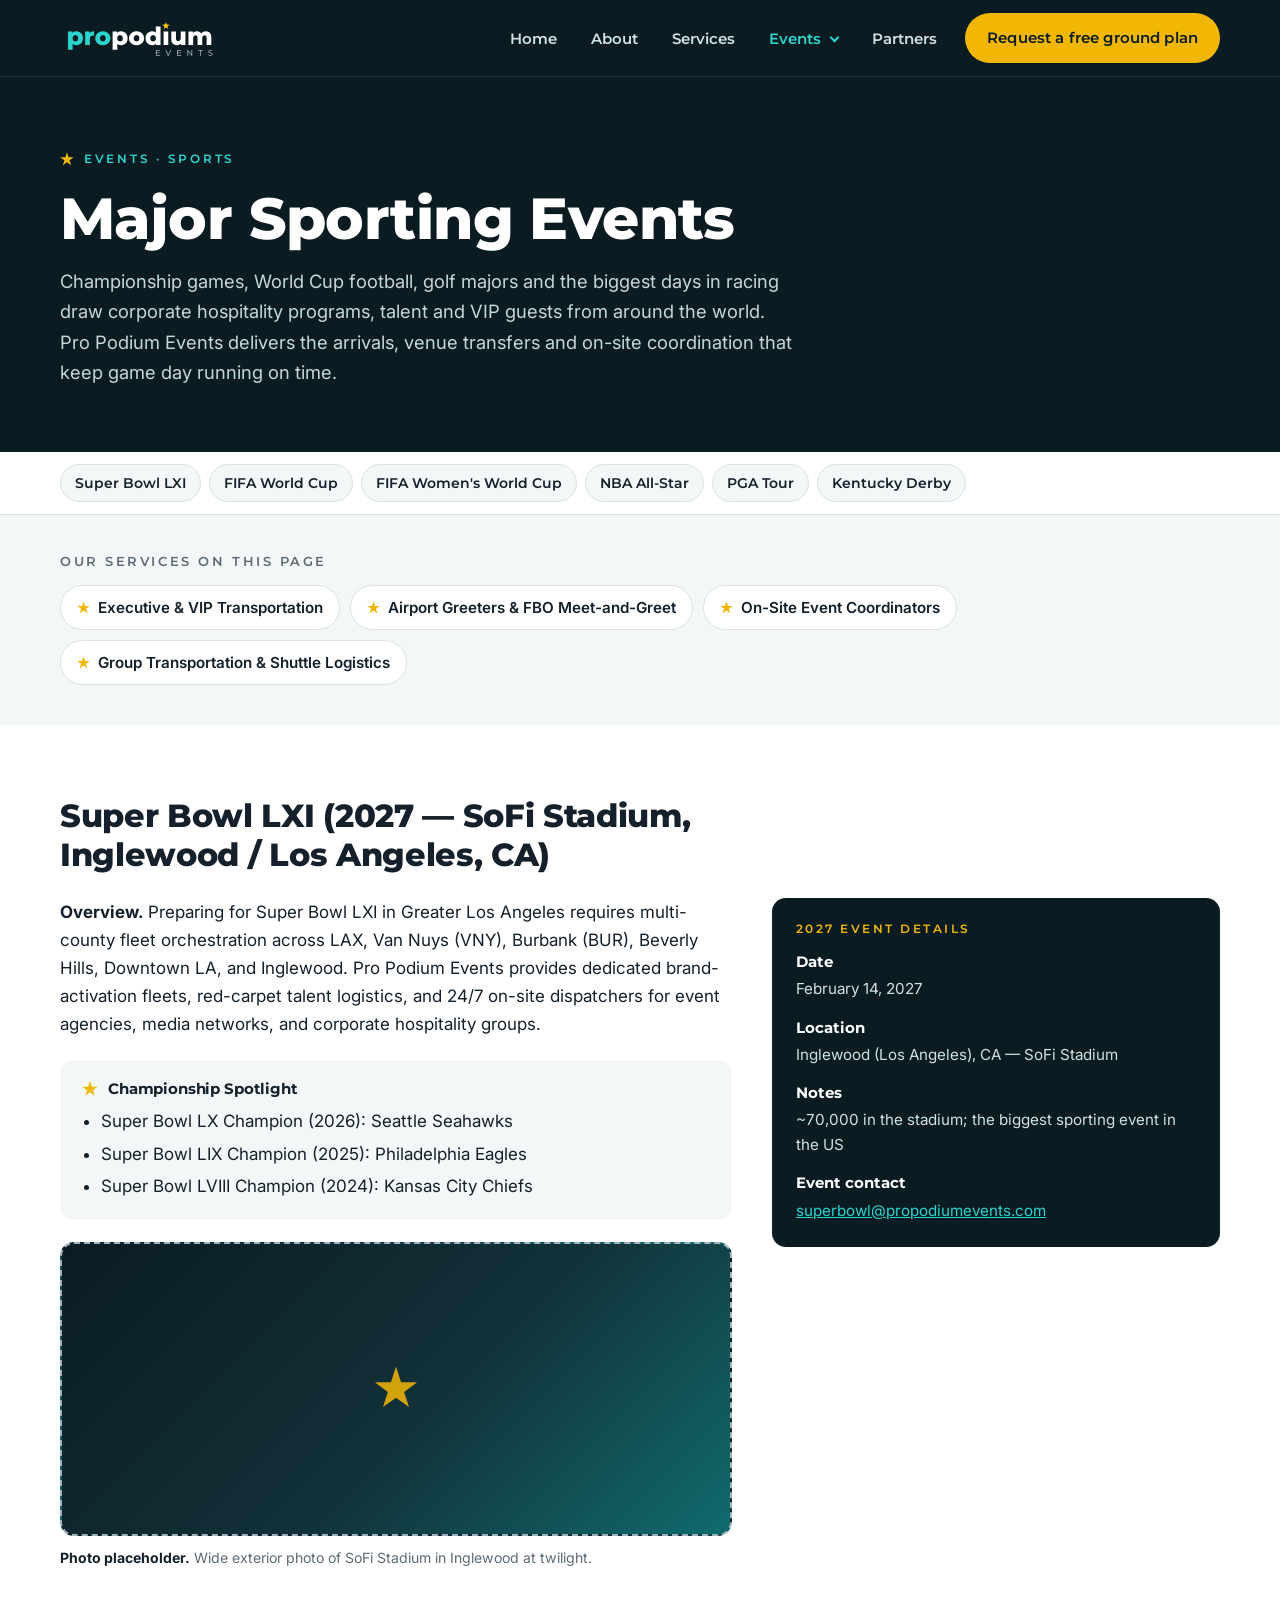
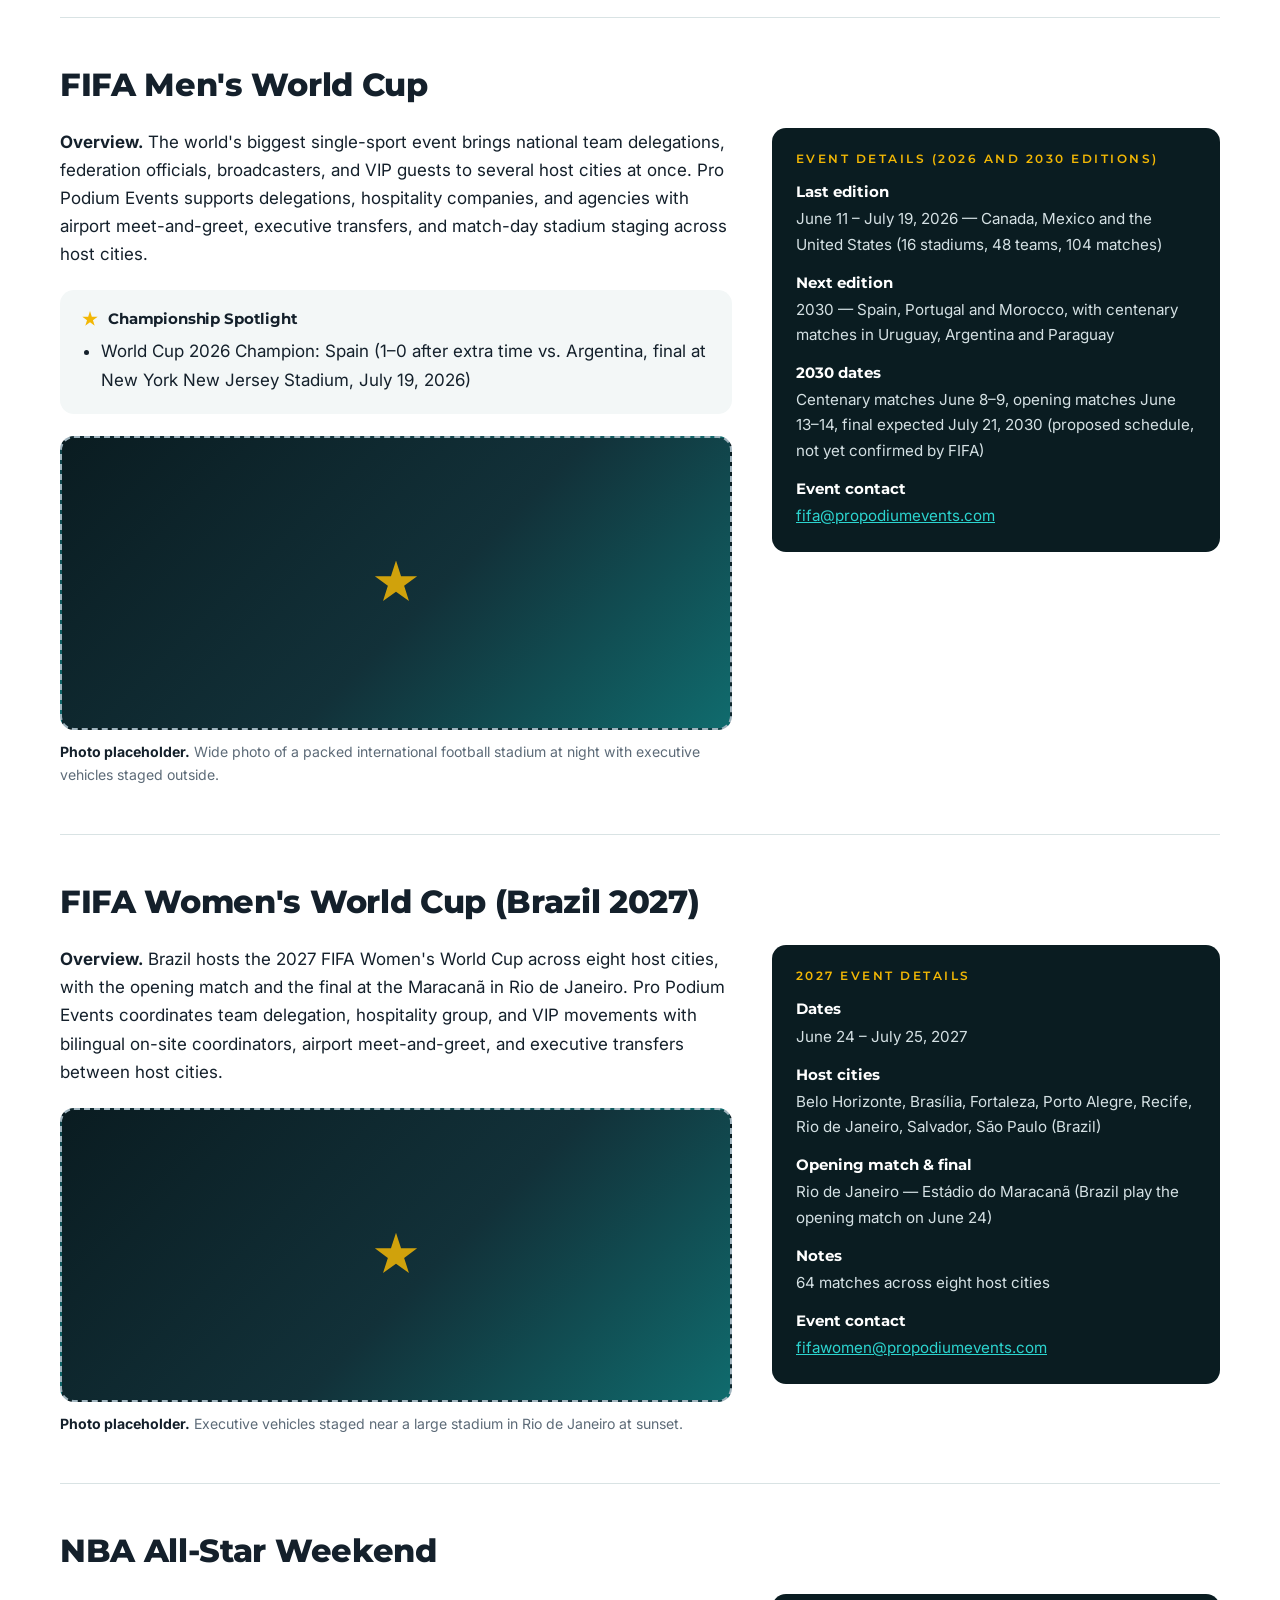
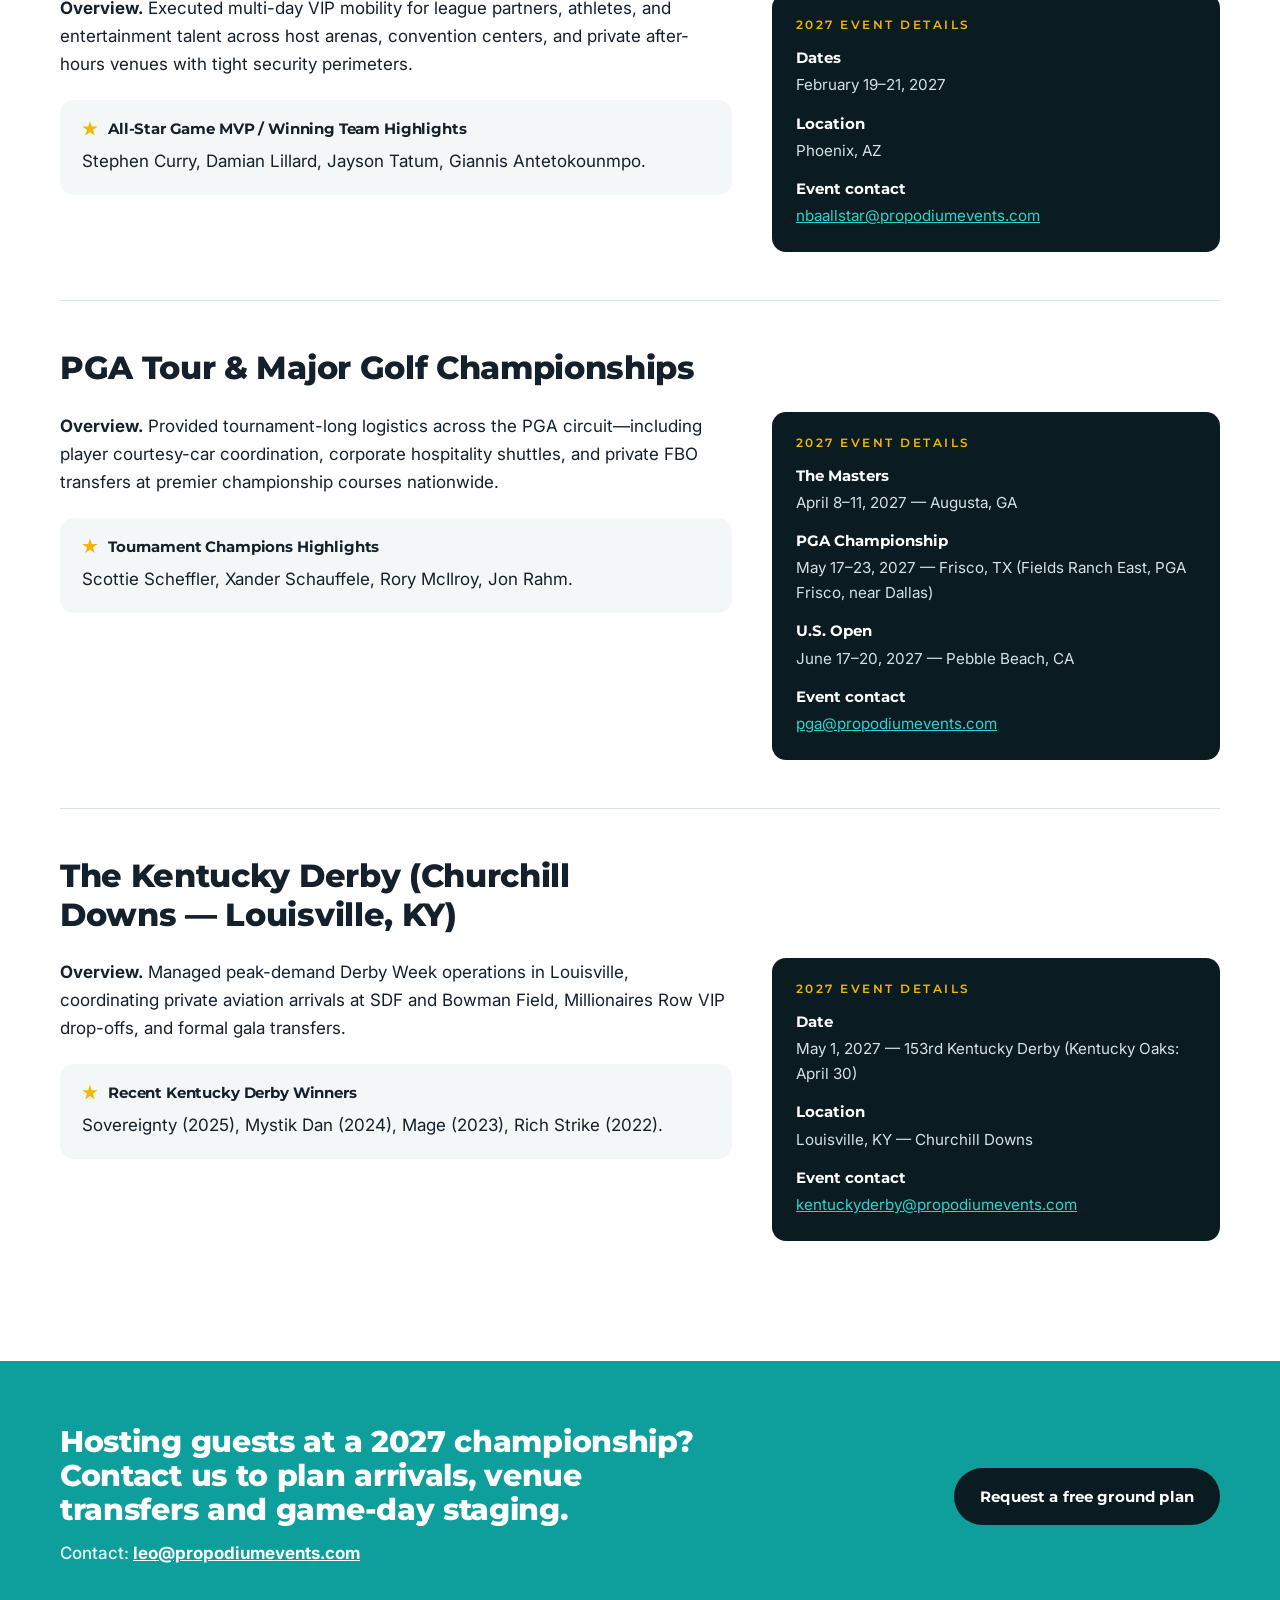
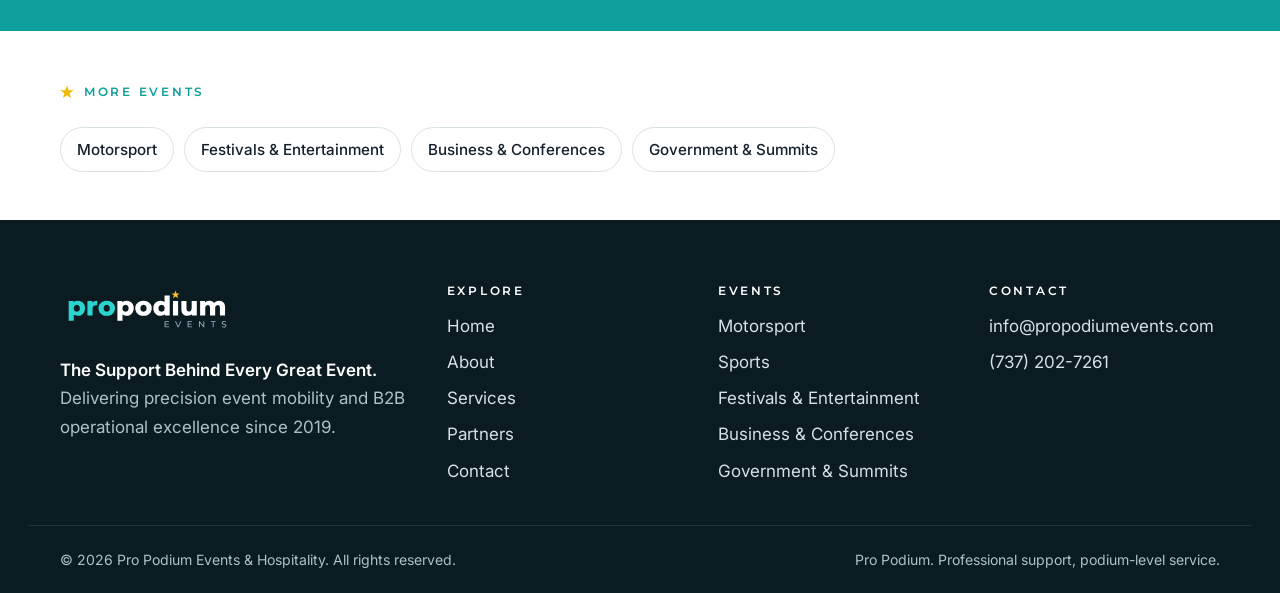
<file: events/sports.html>
<!doctype html>
<html lang="en">
<head>
<meta charset="utf-8">
<meta name="viewport" content="width=device-width, initial-scale=1, viewport-fit=cover">
<title>Major Sporting Events | Pro Podium Events &amp; Hospitality</title>
<meta name="description" content="Championship games, World Cup football, golf majors and the biggest days in racing draw corporate hospitality programs, talent and VIP guests from around the world. Pro Podium Events delivers the arrivals, venue transfers and on-site coordination that keep game day running on time.">
<link rel="canonical" href="https://www.propodiumevents.com/events/sports.html">
<meta name="theme-color" content="#0A1C21">
<meta property="og:type" content="website">
<meta property="og:site_name" content="Pro Podium Events &amp; Hospitality">
<meta property="og:title" content="Major Sporting Events | Pro Podium Events &amp; Hospitality">
<meta property="og:description" content="Championship games, World Cup football, golf majors and the biggest days in racing draw corporate hospitality programs, talent and VIP guests from around the world. Pro Podium Events delivers the arrivals, venue transfers and on-site coordination that keep game day running on time.">
<meta property="og:url" content="https://www.propodiumevents.com/events/sports.html">
<meta property="og:image" content="https://www.propodiumevents.com/assets/img/og-image.png">
<meta name="twitter:card" content="summary_large_image">
<link rel="icon" href="../favicon.svg" type="image/svg+xml">
<link rel="icon" href="../favicon-32.png" sizes="32x32" type="image/png">
<link rel="apple-touch-icon" href="../apple-touch-icon.png">
<link rel="manifest" href="../site.webmanifest">
<link rel="preconnect" href="https://fonts.googleapis.com"><link rel="preconnect" href="https://fonts.gstatic.com" crossorigin><link rel="stylesheet" href="https://fonts.googleapis.com/css2?family=Inter:wght@400;500;600&family=Montserrat:ital,wght@0,500;0,600;0,700;0,800;1,600;1,700&display=swap">
<link rel="stylesheet" href="../assets/css/style.css">

</head>
<body>
<a class="sr-only" href="#main">Skip to content</a>
<header class="site-header">
  <div class="wrap nav">
    <a class="brand" href="../"><span class="sr-only">Pro Podium Events &amp; Hospitality home</span><svg xmlns="http://www.w3.org/2000/svg" viewBox="-12.0 -8 296.7 82" aria-hidden="true" focusable="false"><path d="M18.54243542435424 46.41512915129151Q15.359778597785978 46.41512915129151 13.099630996309962 45.008302583025824Q10.839483394833948 43.601476014760145 9.663284132841328 40.76476014760148Q8.487084870848708 37.928044280442805 8.487084870848708 33.5Q8.487084870848708 29.025830258302584 9.59409594095941 26.18911439114391Q10.70110701107011 23.35239852398524 12.938191881918819 21.968634686346864Q15.175276752767527 20.584870848708487 18.54243542435424 20.584870848708487Q21.95571955719557 20.584870848708487 24.74630996309963 22.176199261992622Q27.53690036900369 23.767527675276753 29.174354243542435 26.650369003690038Q30.81180811808118 29.53321033210332 30.81180811808118 33.5Q30.81180811808118 37.46678966789668 29.174354243542435 40.37269372693727Q27.53690036900369 43.27859778597786 24.74630996309963 44.84686346863468Q21.95571955719557 46.41512915129151 18.54243542435424 46.41512915129151ZM2.8136531365313653 54.94833948339483V21.0H11.162361623616237V25.243542435424356L11.116236162361623 33.5L11.57749077490775 41.80258302583026V54.94833948339483ZM16.69741697416974 39.450184501845015Q18.173431734317344 39.450184501845015 19.349630996309962 38.75830258302583Q20.525830258302584 38.066420664206646 21.240774907749078 36.72878228782288Q21.95571955719557 35.391143911439116 21.95571955719557 33.5Q21.95571955719557 31.608856088560884 21.240774907749078 30.27121771217712Q20.525830258302584 28.933579335793358 19.349630996309962 28.24169741697417Q18.173431734317344 27.54981549815498 16.69741697416974 27.54981549815498Q15.22140221402214 27.54981549815498 14.04520295202952 28.24169741697417Q12.8690036900369 28.933579335793358 12.154059040590406 30.27121771217712Q11.439114391143912 31.608856088560884 11.439114391143912 33.5Q11.439114391143912 35.391143911439116 12.154059040590406 36.72878228782288Q12.8690036900369 38.066420664206646 14.04520295202952 38.75830258302583Q15.22140221402214 39.450184501845015 16.69741697416974 39.450184501845015Z M34.87084870848708 46.0V21.0H43.21955719557195V28.28782287822878L41.974169741697416 26.21217712177122Q43.08118081180812 23.39852398523985 45.571955719557195 21.99169741697417Q48.062730627306266 20.584870848708487 51.61439114391143 20.584870848708487V28.472324723247233Q51.01476014760147 28.380073800738007 50.57656826568265 28.3570110701107Q50.138376383763834 28.333948339483396 49.630996309963095 28.333948339483396Q46.955719557195565 28.333948339483396 45.29520295202951 29.78690036900369Q43.63468634686347 31.239852398523986 43.63468634686347 34.51476014760148V46.0Z M67.85055350553505 46.41512915129151Q63.74538745387453 46.41512915129151 60.562730627306266 44.75461254612546Q57.380073800738 43.09409594095941 55.55811808118081 40.16512915129151Q53.736162361623606 37.23616236162361 53.736162361623606 33.45387453874539Q53.736162361623606 29.671586715867157 55.55811808118081 26.76568265682657Q57.380073800738 23.85977859778598 60.562730627306266 22.222324723247233Q63.74538745387453 20.584870848708487 67.85055350553505 20.584870848708487Q71.95571955719556 20.584870848708487 75.16143911439113 22.222324723247233Q78.36715867158671 23.85977859778598 80.1660516605166 26.76568265682657Q81.9649446494465 29.671586715867157 81.9649446494465 33.45387453874539Q81.9649446494465 37.23616236162361 80.1660516605166 40.16512915129151Q78.36715867158671 43.09409594095941 75.16143911439113 44.75461254612546Q71.95571955719556 46.41512915129151 67.85055350553505 46.41512915129151ZM67.85055350553505 39.450184501845015Q69.37269372693726 39.450184501845015 70.54889298892988 38.75830258302583Q71.7250922509225 38.066420664206646 72.41697416974169 36.70571955719558Q73.10885608856088 35.345018450184504 73.10885608856088 33.45387453874539Q73.10885608856088 31.562730627306273 72.41697416974169 30.248154981549817Q71.7250922509225 28.933579335793358 70.54889298892988 28.24169741697417Q69.37269372693726 27.54981549815498 67.85055350553505 27.54981549815498Q66.37453874538744 27.54981549815498 65.19833948339482 28.24169741697417Q64.02214022140221 28.933579335793358 63.30719557195572 30.248154981549817Q62.592250922509216 31.562730627306273 62.592250922509216 33.45387453874539Q62.592250922509216 35.345018450184504 63.30719557195572 36.70571955719558Q64.02214022140221 38.066420664206646 65.19833948339482 38.75830258302583Q66.37453874538744 39.450184501845015 67.85055350553505 39.450184501845015Z" fill="#2CD4CF"/><path d="M101.75276752767527 46.41512915129151Q98.57011070110701 46.41512915129151 96.309963099631 45.008302583025824Q94.04981549815498 43.601476014760145 92.87361623616236 40.76476014760148Q91.69741697416974 37.928044280442805 91.69741697416974 33.5Q91.69741697416974 29.025830258302584 92.80442804428044 26.18911439114391Q93.91143911439114 23.35239852398524 96.14852398523985 21.968634686346864Q98.38560885608857 20.584870848708487 101.75276752767527 20.584870848708487Q105.16605166051662 20.584870848708487 107.95664206642067 22.176199261992622Q110.74723247232473 23.767527675276753 112.38468634686348 26.650369003690038Q114.02214022140222 29.53321033210332 114.02214022140222 33.5Q114.02214022140222 37.46678966789668 112.38468634686348 40.37269372693727Q110.74723247232473 43.27859778597786 107.95664206642067 44.84686346863468Q105.16605166051662 46.41512915129151 101.75276752767527 46.41512915129151ZM86.02398523985241 54.94833948339483V21.0H94.37269372693727V25.243542435424356L94.32656826568265 33.5L94.78782287822878 41.80258302583026V54.94833948339483ZM99.90774907749078 39.450184501845015Q101.38376383763838 39.450184501845015 102.559963099631 38.75830258302583Q103.73616236162363 38.066420664206646 104.45110701107012 36.72878228782288Q105.16605166051662 35.391143911439116 105.16605166051662 33.5Q105.16605166051662 31.608856088560884 104.45110701107012 30.27121771217712Q103.73616236162363 28.933579335793358 102.559963099631 28.24169741697417Q101.38376383763838 27.54981549815498 99.90774907749078 27.54981549815498Q98.43173431734317 27.54981549815498 97.25553505535055 28.24169741697417Q96.07933579335794 28.933579335793358 95.36439114391145 30.27121771217712Q94.64944649446495 31.608856088560884 94.64944649446495 33.5Q94.64944649446495 35.391143911439116 95.36439114391145 36.72878228782288Q96.07933579335794 38.066420664206646 97.25553505535055 38.75830258302583Q98.43173431734317 39.450184501845015 99.90774907749078 39.450184501845015Z M130.62730627306274 46.41512915129151Q126.52214022140221 46.41512915129151 123.33948339483395 44.75461254612546Q120.15682656826569 43.09409594095941 118.33487084870849 40.16512915129151Q116.5129151291513 37.23616236162361 116.5129151291513 33.45387453874539Q116.5129151291513 29.671586715867157 118.33487084870849 26.76568265682657Q120.15682656826569 23.85977859778598 123.33948339483395 22.222324723247233Q126.52214022140221 20.584870848708487 130.62730627306274 20.584870848708487Q134.73247232472323 20.584870848708487 137.9381918819188 22.222324723247233Q141.1439114391144 23.85977859778598 142.94280442804427 26.76568265682657Q144.74169741697418 29.671586715867157 144.74169741697418 33.45387453874539Q144.74169741697418 37.23616236162361 142.94280442804427 40.16512915129151Q141.1439114391144 43.09409594095941 137.9381918819188 44.75461254612546Q134.73247232472323 46.41512915129151 130.62730627306274 46.41512915129151ZM130.62730627306274 39.450184501845015Q132.14944649446494 39.450184501845015 133.32564575645756 38.75830258302583Q134.50184501845018 38.066420664206646 135.1937269372694 36.70571955719558Q135.88560885608857 35.345018450184504 135.88560885608857 33.45387453874539Q135.88560885608857 31.562730627306273 135.1937269372694 30.248154981549817Q134.50184501845018 28.933579335793358 133.32564575645756 28.24169741697417Q132.14944649446494 27.54981549815498 130.62730627306274 27.54981549815498Q129.15129151291512 27.54981549815498 127.9750922509225 28.24169741697417Q126.7988929889299 28.933579335793358 126.0839483394834 30.248154981549817Q125.3690036900369 31.562730627306273 125.3690036900369 33.45387453874539Q125.3690036900369 35.345018450184504 126.0839483394834 36.70571955719558Q126.7988929889299 38.066420664206646 127.9750922509225 38.75830258302583Q129.15129151291512 39.450184501845015 130.62730627306274 39.450184501845015Z M159.68634686346866 46.41512915129151Q156.27306273062732 46.41512915129151 153.48247232472326 44.82380073800738Q150.6918819188192 43.23247232472325 149.03136531365317 40.34963099630996Q147.3708487084871 37.46678966789668 147.3708487084871 33.45387453874539Q147.3708487084871 29.487084870848708 149.03136531365317 26.604243542435427Q150.6918819188192 23.72140221402214 153.48247232472326 22.153136531365313Q156.27306273062732 20.584870848708487 159.68634686346866 20.584870848708487Q162.91512915129152 20.584870848708487 165.15221402214024 21.968634686346864Q167.38929889298893 23.35239852398524 168.54243542435427 26.21217712177122Q169.69557195571957 29.071955719557195 169.69557195571957 33.45387453874539Q169.69557195571957 37.928044280442805 168.58856088560887 40.78782287822878Q167.48154981549817 43.64760147601476 165.26752767527677 45.03136531365314Q163.05350553505536 46.41512915129151 159.68634686346866 46.41512915129151ZM161.53136531365314 39.450184501845015Q163.00738007380076 39.450184501845015 164.18357933579335 38.75830258302583Q165.35977859778598 38.066420664206646 166.05166051660518 36.70571955719558Q166.74354243542436 35.345018450184504 166.74354243542436 33.45387453874539Q166.74354243542436 31.562730627306273 166.05166051660518 30.248154981549817Q165.35977859778598 28.933579335793358 164.18357933579335 28.24169741697417Q163.00738007380076 27.54981549815498 161.53136531365314 27.54981549815498Q160.00922509225094 27.54981549815498 158.83302583025832 28.24169741697417Q157.6568265682657 28.933579335793358 156.96494464944652 30.248154981549817Q156.27306273062732 31.562730627306273 156.27306273062732 33.45387453874539Q156.27306273062732 35.345018450184504 156.96494464944652 36.70571955719558Q157.6568265682657 38.066420664206646 158.83302583025832 38.75830258302583Q160.00922509225094 39.450184501845015 161.53136531365314 39.450184501845015ZM167.02029520295204 46.0V41.710332103321036L167.06642066420665 33.45387453874539L166.60516605166052 25.19741697416974V11.774907749077492H175.36900369003692V46.0Z M180.99630996309963 46.0V21.0H189.760147601476V46.0Z M205.950184501845 46.41512915129151Q202.90590405904058 46.41512915129151 200.48431734317342 45.215867158671585Q198.06273062730625 44.01660516605166 196.70202952029518 41.45664206642066Q195.34132841328412 38.896678966789665 195.34132841328412 34.9760147601476V21.0H204.10516605166052V33.54612546125461Q204.10516605166052 36.452029520295206 205.1891143911439 37.69741697416974Q206.2730627306273 38.94280442804428 208.25645756457564 38.94280442804428Q209.5479704797048 38.94280442804428 210.60885608856086 38.343173431734314Q211.66974169741695 37.74354243542435 212.31549815498153 36.428966789667896Q212.9612546125461 35.11439114391144 212.9612546125461 33.03874538745387V21.0H221.7250922509225V46.0H213.37638376383762V38.94280442804428L214.99077490774906 40.92619926199262Q213.6992619926199 43.693726937269375 211.25461254612543 45.05442804428044Q208.80996309963098 46.41512915129151 205.950184501845 46.41512915129151Z M227.35239852398524 46.0V21.0H235.70110701107012V27.964944649446494L234.04059040590406 25.981549815498155Q235.42435424354244 23.30627306273063 237.8228782287823 21.945571955719558Q240.22140221402213 20.584870848708487 243.17343173431735 20.584870848708487Q246.54059040590406 20.584870848708487 249.10055350553506 22.314575645756456Q251.66051660516604 24.04428044280443 252.5369003690037 27.68819188191882L249.6771217712177 27.088560885608857Q251.01476014760146 24.04428044280443 253.7130996309963 22.314575645756456Q256.41143911439116 20.584870848708487 259.9169741697417 20.584870848708487Q262.8228782287823 20.584870848708487 265.1060885608856 21.761070110701105Q267.3892988929889 22.937269372693727 268.70387453874537 25.381918819188193Q270.01845018450183 27.826568265682656 270.01845018450183 31.70110701107011V46.0H261.2546125461255V33.1309963099631Q261.2546125461255 30.45571955719557 260.239852398524 29.23339483394834Q259.2250922509225 28.01107011070111 257.47232472324725 28.01107011070111Q256.2269372693727 28.01107011070111 255.21217712177122 28.61070110701107Q254.19741697416973 29.210332103321033 253.6439114391144 30.432656826568262Q253.09040590405903 31.654981549815496 253.09040590405903 33.59225092250922V46.0H244.32656826568265V33.1309963099631Q244.32656826568265 30.45571955719557 243.33487084870848 29.23339483394834Q242.34317343173433 28.01107011070111 240.54428044280442 28.01107011070111Q239.25276752767527 28.01107011070111 238.2610701107011 28.61070110701107Q237.26937269372692 29.210332103321033 236.69280442804427 30.432656826568262Q236.11623616236162 31.654981549815496 236.11623616236162 33.59225092250922V46.0Z" fill="#FFFFFF"/><path d="M185.40 3.30 L187.18 8.05 L192.25 8.28 L188.28 11.43 L189.63 16.32 L185.40 13.52 L181.17 16.32 L182.53 11.43 L178.55 8.28 L183.62 8.05Z" fill="#FFC61A"/><path d="M166.73485239852397 66.0V55.5H174.144852398524V56.805H168.23485239852397V64.695H174.35485239852397V66.0ZM168.09985239852398 61.305V60.03H173.49985239852398V61.305Z M189.11485239852396 66.0 184.494852398524 55.5H186.11485239852396L190.35985239852397 65.19H189.42985239852396L193.70485239852397 55.5H195.20485239852397L190.59985239852398 66.0Z M206.06485239852395 66.0V55.5H213.47485239852398V56.805H207.56485239852395V64.695H213.68485239852396V66.0ZM207.42985239852396 61.305V60.03H212.82985239852397V61.305Z M225.41485239852395 66.0V55.5H226.64485239852397L233.58985239852396 64.125H232.94485239852395V55.5H234.44485239852395V66.0H233.21485239852396L226.26985239852397 57.375H226.91485239852395V66.0Z M248.97985239852395 66.0V56.805H245.37985239852395V55.5H254.06485239852395V56.805H250.46485239852396V66.0Z M268.05985239852396 66.12Q266.85985239852397 66.12 265.764852398524 65.7525Q264.669852398524 65.385 264.039852398524 64.8L264.594852398524 63.63Q265.19485239852395 64.155 266.12485239852396 64.5Q267.05485239852396 64.845 268.05985239852396 64.845Q268.974852398524 64.845 269.544852398524 64.63499999999999Q270.11485239852396 64.425 270.384852398524 64.0575Q270.654852398524 63.69 270.654852398524 63.225Q270.654852398524 62.685 270.30235239852396 62.355000000000004Q269.94985239852394 62.025 269.38735239852394 61.8225Q268.82485239852394 61.62 268.149852398524 61.47Q267.474852398524 61.32 266.792352398524 61.1175Q266.10985239852397 60.915 265.54735239852397 60.599999999999994Q264.98485239852397 60.285 264.639852398524 59.7525Q264.294852398524 59.22 264.294852398524 58.38Q264.294852398524 57.57 264.722352398524 56.8875Q265.149852398524 56.205 266.042352398524 55.792500000000004Q266.93485239852396 55.38 268.31485239852395 55.38Q269.229852398524 55.38 270.129852398524 55.620000000000005Q271.029852398524 55.86 271.68985239852395 56.31L271.19485239852395 57.51Q270.519852398524 57.06 269.769852398524 56.8575Q269.019852398524 56.655 268.31485239852395 56.655Q267.42985239852396 56.655 266.85985239852397 56.88Q266.289852398524 57.105000000000004 266.02735239852393 57.480000000000004Q265.76485239852394 57.855000000000004 265.76485239852394 58.32Q265.76485239852394 58.875 266.11735239852396 59.205Q266.469852398524 59.535 267.032352398524 59.73Q267.594852398524 59.925 268.269852398524 60.082499999999996Q268.94485239852395 60.24 269.62735239852395 60.435Q270.30985239852396 60.63 270.87235239852396 60.945Q271.43485239852396 61.26 271.779852398524 61.785Q272.12485239852396 62.31 272.12485239852396 63.135Q272.12485239852396 63.93 271.68985239852395 64.6125Q271.25485239852395 65.295 270.347352398524 65.70750000000001Q269.43985239852395 66.12 268.05985239852396 66.12Z" fill="#9FB3BD"/></svg>
</a>
    <button class="menu-toggle" type="button" aria-expanded="false" aria-controls="nav-links-ev-sports">Menu</button>
    <ul class="nav-links" id="nav-links-ev-sports">
      <li><a href="../">Home</a></li>
      <li><a href="../about.html">About</a></li>
      <li><a href="../services.html">Services</a></li>
      <li class="has-sub"><a href="../events.html" class="is-current">Events <span class="caret" aria-hidden="true"></span></a><ul class="sub" aria-label="Events"><li><a href="../events.html">All events</a></li><li><a href="../events/motorsport.html">Motorsport</a></li><li><a href="../events/sports.html" aria-current="page">Sports</a></li><li><a href="../events/festivals.html">Festivals & Entertainment</a></li><li><a href="../events/business.html">Business & Conferences</a></li><li><a href="../events/government.html">Government & Summits</a></li></ul></li>
      <li><a href="../partners.html">Partners</a></li>
      <li><a class="btn btn-gold" href="../contact.html">Request a free ground plan</a></li>
    </ul>
  </div>
</header>
<main id="main">
<section class="page-hero"><div class="wrap">
  <span class="eyebrow"><span class="star" aria-hidden="true"></span>Events &middot; Sports</span>
  <h1>Major Sporting Events</h1>
  <p class="plain">Championship games, World Cup football, golf majors and the biggest days in racing draw corporate hospitality programs, talent and VIP guests from around the world. Pro Podium Events delivers the arrivals, venue transfers and on-site coordination that keep game day running on time.</p>
</div></section>
<nav class="jump" aria-label="Events on this page"><div class="wrap"><ul><li><a href="#super-bowl">Super Bowl LXI</a></li><li><a href="#fifa-world-cup">FIFA World Cup</a></li><li><a href="#fifa-womens-world-cup">FIFA Women's World Cup</a></li><li><a href="#nba-all-star">NBA All-Star</a></li><li><a href="#pga">PGA Tour</a></li><li><a href="#kentucky-derby">Kentucky Derby</a></li></ul></div></nav>
<section class="section tint svc-strip"><div class="wrap">
  <h2 class="strip-title">Our Services on This Page</h2>
  <ul class="svc-chips"><li><a href="../services.html#executive-vip"><span class="star" aria-hidden="true"></span>Executive &amp; VIP Transportation</a></li><li><a href="../services.html#airport-greeters"><span class="star" aria-hidden="true"></span>Airport Greeters &amp; FBO Meet-and-Greet</a></li><li><a href="../services.html#on-site-coordinators"><span class="star" aria-hidden="true"></span>On-Site Event Coordinators</a></li><li><a href="../services.html#group-transportation"><span class="star" aria-hidden="true"></span>Group Transportation &amp; Shuttle Logistics</a></li></ul>
</div></section>
<section class="section events-list"><div class="wrap"><article class="event-block" id="super-bowl">
  <h2>Super Bowl LXI (2027 — SoFi Stadium, Inglewood / Los Angeles, CA)</h2>
  <div class="event-grid">
    <div class="event-copy">
      <p><strong>Overview.</strong> Preparing for Super Bowl LXI in Greater Los Angeles requires multi-county fleet orchestration across LAX, Van Nuys (VNY), Burbank (BUR), Beverly Hills, Downtown LA, and Inglewood. Pro Podium Events provides dedicated brand-activation fleets, red-carpet talent logistics, and 24/7 on-site dispatchers for event agencies, media networks, and corporate hospitality groups.</p>
      <div class="spotlight"><h3><span class="star" aria-hidden="true"></span>Championship Spotlight</h3><ul><li>Super Bowl LX Champion (2026): Seattle Seahawks</li><li>Super Bowl LIX Champion (2025): Philadelphia Eagles</li><li>Super Bowl LVIII Champion (2024): Kansas City Chiefs</li></ul></div>
      <figure class="media-ph">
  <div class="media-ph-box" aria-hidden="true"><span class="star"></span></div>
  <figcaption><strong>Photo placeholder.</strong> Wide exterior photo of SoFi Stadium in Inglewood at twilight.</figcaption>
</figure>
    </div>
    <aside class="details">
      <h3>2027 Event Details</h3>
      <dl><div><dt>Date</dt><dd>February 14, 2027</dd></div><div><dt>Location</dt><dd>Inglewood (Los Angeles), CA — SoFi Stadium</dd></div><div><dt>Notes</dt><dd>~70,000 in the stadium; the biggest sporting event in the US</dd></div><div><dt>Event contact</dt><dd><a href="mailto:superbowl@propodiumevents.com">superbowl@propodiumevents.com</a></dd></div></dl>
    </aside>
  </div>
</article><article class="event-block" id="fifa-world-cup">
  <h2>FIFA Men's World Cup</h2>
  <div class="event-grid">
    <div class="event-copy">
      <p><strong>Overview.</strong> The world's biggest single-sport event brings national team delegations, federation officials, broadcasters, and VIP guests to several host cities at once. Pro Podium Events supports delegations, hospitality companies, and agencies with airport meet-and-greet, executive transfers, and match-day stadium staging across host cities.</p>
      <div class="spotlight"><h3><span class="star" aria-hidden="true"></span>Championship Spotlight</h3><ul><li>World Cup 2026 Champion: Spain (1–0 after extra time vs. Argentina, final at New York New Jersey Stadium, July 19, 2026)</li></ul></div>
      <figure class="media-ph">
  <div class="media-ph-box" aria-hidden="true"><span class="star"></span></div>
  <figcaption><strong>Photo placeholder.</strong> Wide photo of a packed international football stadium at night with executive vehicles staged outside.</figcaption>
</figure>
    </div>
    <aside class="details">
      <h3>Event Details (2026 and 2030 Editions)</h3>
      <dl><div><dt>Last edition</dt><dd>June 11 – July 19, 2026 — Canada, Mexico and the United States (16 stadiums, 48 teams, 104 matches)</dd></div><div><dt>Next edition</dt><dd>2030 — Spain, Portugal and Morocco, with centenary matches in Uruguay, Argentina and Paraguay</dd></div><div><dt>2030 dates</dt><dd>Centenary matches June 8–9, opening matches June 13–14, final expected July 21, 2030 (proposed schedule, not yet confirmed by FIFA)</dd></div><div><dt>Event contact</dt><dd><a href="mailto:fifa@propodiumevents.com">fifa@propodiumevents.com</a></dd></div></dl>
    </aside>
  </div>
</article><article class="event-block" id="fifa-womens-world-cup">
  <h2>FIFA Women's World Cup (Brazil 2027)</h2>
  <div class="event-grid">
    <div class="event-copy">
      <p><strong>Overview.</strong> Brazil hosts the 2027 FIFA Women's World Cup across eight host cities, with the opening match and the final at the Maracanã in Rio de Janeiro. Pro Podium Events coordinates team delegation, hospitality group, and VIP movements with bilingual on-site coordinators, airport meet-and-greet, and executive transfers between host cities.</p>
      
      <figure class="media-ph">
  <div class="media-ph-box" aria-hidden="true"><span class="star"></span></div>
  <figcaption><strong>Photo placeholder.</strong> Executive vehicles staged near a large stadium in Rio de Janeiro at sunset.</figcaption>
</figure>
    </div>
    <aside class="details">
      <h3>2027 Event Details</h3>
      <dl><div><dt>Dates</dt><dd>June 24 – July 25, 2027</dd></div><div><dt>Host cities</dt><dd>Belo Horizonte, Brasília, Fortaleza, Porto Alegre, Recife, Rio de Janeiro, Salvador, São Paulo (Brazil)</dd></div><div><dt>Opening match &amp; final</dt><dd>Rio de Janeiro — Estádio do Maracanã (Brazil play the opening match on June 24)</dd></div><div><dt>Notes</dt><dd>64 matches across eight host cities</dd></div><div><dt>Event contact</dt><dd><a href="mailto:fifawomen@propodiumevents.com">fifawomen@propodiumevents.com</a></dd></div></dl>
    </aside>
  </div>
</article><article class="event-block" id="nba-all-star">
  <h2>NBA All-Star Weekend</h2>
  <div class="event-grid">
    <div class="event-copy">
      <p><strong>Overview.</strong> Executed multi-day VIP mobility for league partners, athletes, and entertainment talent across host arenas, convention centers, and private after-hours venues with tight security perimeters.</p>
      <div class="spotlight"><h3><span class="star" aria-hidden="true"></span>All-Star Game MVP / Winning Team Highlights</h3><p>Stephen Curry, Damian Lillard, Jayson Tatum, Giannis Antetokounmpo.</p></div>
      
    </div>
    <aside class="details">
      <h3>2027 Event Details</h3>
      <dl><div><dt>Dates</dt><dd>February 19–21, 2027</dd></div><div><dt>Location</dt><dd>Phoenix, AZ</dd></div><div><dt>Event contact</dt><dd><a href="mailto:nbaallstar@propodiumevents.com">nbaallstar@propodiumevents.com</a></dd></div></dl>
    </aside>
  </div>
</article><article class="event-block" id="pga">
  <h2>PGA Tour &amp; Major Golf Championships</h2>
  <div class="event-grid">
    <div class="event-copy">
      <p><strong>Overview.</strong> Provided tournament-long logistics across the PGA circuit—including player courtesy-car coordination, corporate hospitality shuttles, and private FBO transfers at premier championship courses nationwide.</p>
      <div class="spotlight"><h3><span class="star" aria-hidden="true"></span>Tournament Champions Highlights</h3><p>Scottie Scheffler, Xander Schauffele, Rory McIlroy, Jon Rahm.</p></div>
      
    </div>
    <aside class="details">
      <h3>2027 Event Details</h3>
      <dl><div><dt>The Masters</dt><dd>April 8–11, 2027 — Augusta, GA</dd></div><div><dt>PGA Championship</dt><dd>May 17–23, 2027 — Frisco, TX (Fields Ranch East, PGA Frisco, near Dallas)</dd></div><div><dt>U.S. Open</dt><dd>June 17–20, 2027 — Pebble Beach, CA</dd></div><div><dt>Event contact</dt><dd><a href="mailto:pga@propodiumevents.com">pga@propodiumevents.com</a></dd></div></dl>
    </aside>
  </div>
</article><article class="event-block" id="kentucky-derby">
  <h2>The Kentucky Derby (Churchill Downs — Louisville, KY)</h2>
  <div class="event-grid">
    <div class="event-copy">
      <p><strong>Overview.</strong> Managed peak-demand Derby Week operations in Louisville, coordinating private aviation arrivals at SDF and Bowman Field, Millionaires Row VIP drop-offs, and formal gala transfers.</p>
      <div class="spotlight"><h3><span class="star" aria-hidden="true"></span>Recent Kentucky Derby Winners</h3><p>Sovereignty (2025), Mystik Dan (2024), Mage (2023), Rich Strike (2022).</p></div>
      
    </div>
    <aside class="details">
      <h3>2027 Event Details</h3>
      <dl><div><dt>Date</dt><dd>May 1, 2027 — 153rd Kentucky Derby (Kentucky Oaks: April 30)</dd></div><div><dt>Location</dt><dd>Louisville, KY — Churchill Downs</dd></div><div><dt>Event contact</dt><dd><a href="mailto:kentuckyderby@propodiumevents.com">kentuckyderby@propodiumevents.com</a></dd></div></dl>
    </aside>
  </div>
</article></div></section>
<section class="cta cat-cta">
  <div class="wrap cta-inner">
    <div><h2>Hosting guests at a 2027 championship? Contact us to plan arrivals, venue transfers and game-day staging.</h2><p class="cta-contact">Contact: <a href="mailto:leo@propodiumevents.com">leo@propodiumevents.com</a></p></div>
    <a class="btn btn-ink" href="../contact.html">Request a free ground plan</a>
  </div>
</section>
<nav class="section other-cats" aria-label="Other event categories"><div class="wrap">
  <span class="eyebrow"><span class="star" aria-hidden="true"></span>More events</span>
  <ul class="chips"><li><a href="../events/motorsport.html">Motorsport</a></li><li><a href="../events/festivals.html">Festivals &amp; Entertainment</a></li><li><a href="../events/business.html">Business &amp; Conferences</a></li><li><a href="../events/government.html">Government &amp; Summits</a></li></ul>
</div></nav>
</main>
<footer class="site-footer">
  <div class="wrap footer-grid">
    <div>
      <a class="brand" href="../"><span class="sr-only">Pro Podium Events &amp; Hospitality home</span><svg xmlns="http://www.w3.org/2000/svg" viewBox="-12.0 -8 296.7 82" aria-hidden="true" focusable="false"><path d="M18.54243542435424 46.41512915129151Q15.359778597785978 46.41512915129151 13.099630996309962 45.008302583025824Q10.839483394833948 43.601476014760145 9.663284132841328 40.76476014760148Q8.487084870848708 37.928044280442805 8.487084870848708 33.5Q8.487084870848708 29.025830258302584 9.59409594095941 26.18911439114391Q10.70110701107011 23.35239852398524 12.938191881918819 21.968634686346864Q15.175276752767527 20.584870848708487 18.54243542435424 20.584870848708487Q21.95571955719557 20.584870848708487 24.74630996309963 22.176199261992622Q27.53690036900369 23.767527675276753 29.174354243542435 26.650369003690038Q30.81180811808118 29.53321033210332 30.81180811808118 33.5Q30.81180811808118 37.46678966789668 29.174354243542435 40.37269372693727Q27.53690036900369 43.27859778597786 24.74630996309963 44.84686346863468Q21.95571955719557 46.41512915129151 18.54243542435424 46.41512915129151ZM2.8136531365313653 54.94833948339483V21.0H11.162361623616237V25.243542435424356L11.116236162361623 33.5L11.57749077490775 41.80258302583026V54.94833948339483ZM16.69741697416974 39.450184501845015Q18.173431734317344 39.450184501845015 19.349630996309962 38.75830258302583Q20.525830258302584 38.066420664206646 21.240774907749078 36.72878228782288Q21.95571955719557 35.391143911439116 21.95571955719557 33.5Q21.95571955719557 31.608856088560884 21.240774907749078 30.27121771217712Q20.525830258302584 28.933579335793358 19.349630996309962 28.24169741697417Q18.173431734317344 27.54981549815498 16.69741697416974 27.54981549815498Q15.22140221402214 27.54981549815498 14.04520295202952 28.24169741697417Q12.8690036900369 28.933579335793358 12.154059040590406 30.27121771217712Q11.439114391143912 31.608856088560884 11.439114391143912 33.5Q11.439114391143912 35.391143911439116 12.154059040590406 36.72878228782288Q12.8690036900369 38.066420664206646 14.04520295202952 38.75830258302583Q15.22140221402214 39.450184501845015 16.69741697416974 39.450184501845015Z M34.87084870848708 46.0V21.0H43.21955719557195V28.28782287822878L41.974169741697416 26.21217712177122Q43.08118081180812 23.39852398523985 45.571955719557195 21.99169741697417Q48.062730627306266 20.584870848708487 51.61439114391143 20.584870848708487V28.472324723247233Q51.01476014760147 28.380073800738007 50.57656826568265 28.3570110701107Q50.138376383763834 28.333948339483396 49.630996309963095 28.333948339483396Q46.955719557195565 28.333948339483396 45.29520295202951 29.78690036900369Q43.63468634686347 31.239852398523986 43.63468634686347 34.51476014760148V46.0Z M67.85055350553505 46.41512915129151Q63.74538745387453 46.41512915129151 60.562730627306266 44.75461254612546Q57.380073800738 43.09409594095941 55.55811808118081 40.16512915129151Q53.736162361623606 37.23616236162361 53.736162361623606 33.45387453874539Q53.736162361623606 29.671586715867157 55.55811808118081 26.76568265682657Q57.380073800738 23.85977859778598 60.562730627306266 22.222324723247233Q63.74538745387453 20.584870848708487 67.85055350553505 20.584870848708487Q71.95571955719556 20.584870848708487 75.16143911439113 22.222324723247233Q78.36715867158671 23.85977859778598 80.1660516605166 26.76568265682657Q81.9649446494465 29.671586715867157 81.9649446494465 33.45387453874539Q81.9649446494465 37.23616236162361 80.1660516605166 40.16512915129151Q78.36715867158671 43.09409594095941 75.16143911439113 44.75461254612546Q71.95571955719556 46.41512915129151 67.85055350553505 46.41512915129151ZM67.85055350553505 39.450184501845015Q69.37269372693726 39.450184501845015 70.54889298892988 38.75830258302583Q71.7250922509225 38.066420664206646 72.41697416974169 36.70571955719558Q73.10885608856088 35.345018450184504 73.10885608856088 33.45387453874539Q73.10885608856088 31.562730627306273 72.41697416974169 30.248154981549817Q71.7250922509225 28.933579335793358 70.54889298892988 28.24169741697417Q69.37269372693726 27.54981549815498 67.85055350553505 27.54981549815498Q66.37453874538744 27.54981549815498 65.19833948339482 28.24169741697417Q64.02214022140221 28.933579335793358 63.30719557195572 30.248154981549817Q62.592250922509216 31.562730627306273 62.592250922509216 33.45387453874539Q62.592250922509216 35.345018450184504 63.30719557195572 36.70571955719558Q64.02214022140221 38.066420664206646 65.19833948339482 38.75830258302583Q66.37453874538744 39.450184501845015 67.85055350553505 39.450184501845015Z" fill="#2CD4CF"/><path d="M101.75276752767527 46.41512915129151Q98.57011070110701 46.41512915129151 96.309963099631 45.008302583025824Q94.04981549815498 43.601476014760145 92.87361623616236 40.76476014760148Q91.69741697416974 37.928044280442805 91.69741697416974 33.5Q91.69741697416974 29.025830258302584 92.80442804428044 26.18911439114391Q93.91143911439114 23.35239852398524 96.14852398523985 21.968634686346864Q98.38560885608857 20.584870848708487 101.75276752767527 20.584870848708487Q105.16605166051662 20.584870848708487 107.95664206642067 22.176199261992622Q110.74723247232473 23.767527675276753 112.38468634686348 26.650369003690038Q114.02214022140222 29.53321033210332 114.02214022140222 33.5Q114.02214022140222 37.46678966789668 112.38468634686348 40.37269372693727Q110.74723247232473 43.27859778597786 107.95664206642067 44.84686346863468Q105.16605166051662 46.41512915129151 101.75276752767527 46.41512915129151ZM86.02398523985241 54.94833948339483V21.0H94.37269372693727V25.243542435424356L94.32656826568265 33.5L94.78782287822878 41.80258302583026V54.94833948339483ZM99.90774907749078 39.450184501845015Q101.38376383763838 39.450184501845015 102.559963099631 38.75830258302583Q103.73616236162363 38.066420664206646 104.45110701107012 36.72878228782288Q105.16605166051662 35.391143911439116 105.16605166051662 33.5Q105.16605166051662 31.608856088560884 104.45110701107012 30.27121771217712Q103.73616236162363 28.933579335793358 102.559963099631 28.24169741697417Q101.38376383763838 27.54981549815498 99.90774907749078 27.54981549815498Q98.43173431734317 27.54981549815498 97.25553505535055 28.24169741697417Q96.07933579335794 28.933579335793358 95.36439114391145 30.27121771217712Q94.64944649446495 31.608856088560884 94.64944649446495 33.5Q94.64944649446495 35.391143911439116 95.36439114391145 36.72878228782288Q96.07933579335794 38.066420664206646 97.25553505535055 38.75830258302583Q98.43173431734317 39.450184501845015 99.90774907749078 39.450184501845015Z M130.62730627306274 46.41512915129151Q126.52214022140221 46.41512915129151 123.33948339483395 44.75461254612546Q120.15682656826569 43.09409594095941 118.33487084870849 40.16512915129151Q116.5129151291513 37.23616236162361 116.5129151291513 33.45387453874539Q116.5129151291513 29.671586715867157 118.33487084870849 26.76568265682657Q120.15682656826569 23.85977859778598 123.33948339483395 22.222324723247233Q126.52214022140221 20.584870848708487 130.62730627306274 20.584870848708487Q134.73247232472323 20.584870848708487 137.9381918819188 22.222324723247233Q141.1439114391144 23.85977859778598 142.94280442804427 26.76568265682657Q144.74169741697418 29.671586715867157 144.74169741697418 33.45387453874539Q144.74169741697418 37.23616236162361 142.94280442804427 40.16512915129151Q141.1439114391144 43.09409594095941 137.9381918819188 44.75461254612546Q134.73247232472323 46.41512915129151 130.62730627306274 46.41512915129151ZM130.62730627306274 39.450184501845015Q132.14944649446494 39.450184501845015 133.32564575645756 38.75830258302583Q134.50184501845018 38.066420664206646 135.1937269372694 36.70571955719558Q135.88560885608857 35.345018450184504 135.88560885608857 33.45387453874539Q135.88560885608857 31.562730627306273 135.1937269372694 30.248154981549817Q134.50184501845018 28.933579335793358 133.32564575645756 28.24169741697417Q132.14944649446494 27.54981549815498 130.62730627306274 27.54981549815498Q129.15129151291512 27.54981549815498 127.9750922509225 28.24169741697417Q126.7988929889299 28.933579335793358 126.0839483394834 30.248154981549817Q125.3690036900369 31.562730627306273 125.3690036900369 33.45387453874539Q125.3690036900369 35.345018450184504 126.0839483394834 36.70571955719558Q126.7988929889299 38.066420664206646 127.9750922509225 38.75830258302583Q129.15129151291512 39.450184501845015 130.62730627306274 39.450184501845015Z M159.68634686346866 46.41512915129151Q156.27306273062732 46.41512915129151 153.48247232472326 44.82380073800738Q150.6918819188192 43.23247232472325 149.03136531365317 40.34963099630996Q147.3708487084871 37.46678966789668 147.3708487084871 33.45387453874539Q147.3708487084871 29.487084870848708 149.03136531365317 26.604243542435427Q150.6918819188192 23.72140221402214 153.48247232472326 22.153136531365313Q156.27306273062732 20.584870848708487 159.68634686346866 20.584870848708487Q162.91512915129152 20.584870848708487 165.15221402214024 21.968634686346864Q167.38929889298893 23.35239852398524 168.54243542435427 26.21217712177122Q169.69557195571957 29.071955719557195 169.69557195571957 33.45387453874539Q169.69557195571957 37.928044280442805 168.58856088560887 40.78782287822878Q167.48154981549817 43.64760147601476 165.26752767527677 45.03136531365314Q163.05350553505536 46.41512915129151 159.68634686346866 46.41512915129151ZM161.53136531365314 39.450184501845015Q163.00738007380076 39.450184501845015 164.18357933579335 38.75830258302583Q165.35977859778598 38.066420664206646 166.05166051660518 36.70571955719558Q166.74354243542436 35.345018450184504 166.74354243542436 33.45387453874539Q166.74354243542436 31.562730627306273 166.05166051660518 30.248154981549817Q165.35977859778598 28.933579335793358 164.18357933579335 28.24169741697417Q163.00738007380076 27.54981549815498 161.53136531365314 27.54981549815498Q160.00922509225094 27.54981549815498 158.83302583025832 28.24169741697417Q157.6568265682657 28.933579335793358 156.96494464944652 30.248154981549817Q156.27306273062732 31.562730627306273 156.27306273062732 33.45387453874539Q156.27306273062732 35.345018450184504 156.96494464944652 36.70571955719558Q157.6568265682657 38.066420664206646 158.83302583025832 38.75830258302583Q160.00922509225094 39.450184501845015 161.53136531365314 39.450184501845015ZM167.02029520295204 46.0V41.710332103321036L167.06642066420665 33.45387453874539L166.60516605166052 25.19741697416974V11.774907749077492H175.36900369003692V46.0Z M180.99630996309963 46.0V21.0H189.760147601476V46.0Z M205.950184501845 46.41512915129151Q202.90590405904058 46.41512915129151 200.48431734317342 45.215867158671585Q198.06273062730625 44.01660516605166 196.70202952029518 41.45664206642066Q195.34132841328412 38.896678966789665 195.34132841328412 34.9760147601476V21.0H204.10516605166052V33.54612546125461Q204.10516605166052 36.452029520295206 205.1891143911439 37.69741697416974Q206.2730627306273 38.94280442804428 208.25645756457564 38.94280442804428Q209.5479704797048 38.94280442804428 210.60885608856086 38.343173431734314Q211.66974169741695 37.74354243542435 212.31549815498153 36.428966789667896Q212.9612546125461 35.11439114391144 212.9612546125461 33.03874538745387V21.0H221.7250922509225V46.0H213.37638376383762V38.94280442804428L214.99077490774906 40.92619926199262Q213.6992619926199 43.693726937269375 211.25461254612543 45.05442804428044Q208.80996309963098 46.41512915129151 205.950184501845 46.41512915129151Z M227.35239852398524 46.0V21.0H235.70110701107012V27.964944649446494L234.04059040590406 25.981549815498155Q235.42435424354244 23.30627306273063 237.8228782287823 21.945571955719558Q240.22140221402213 20.584870848708487 243.17343173431735 20.584870848708487Q246.54059040590406 20.584870848708487 249.10055350553506 22.314575645756456Q251.66051660516604 24.04428044280443 252.5369003690037 27.68819188191882L249.6771217712177 27.088560885608857Q251.01476014760146 24.04428044280443 253.7130996309963 22.314575645756456Q256.41143911439116 20.584870848708487 259.9169741697417 20.584870848708487Q262.8228782287823 20.584870848708487 265.1060885608856 21.761070110701105Q267.3892988929889 22.937269372693727 268.70387453874537 25.381918819188193Q270.01845018450183 27.826568265682656 270.01845018450183 31.70110701107011V46.0H261.2546125461255V33.1309963099631Q261.2546125461255 30.45571955719557 260.239852398524 29.23339483394834Q259.2250922509225 28.01107011070111 257.47232472324725 28.01107011070111Q256.2269372693727 28.01107011070111 255.21217712177122 28.61070110701107Q254.19741697416973 29.210332103321033 253.6439114391144 30.432656826568262Q253.09040590405903 31.654981549815496 253.09040590405903 33.59225092250922V46.0H244.32656826568265V33.1309963099631Q244.32656826568265 30.45571955719557 243.33487084870848 29.23339483394834Q242.34317343173433 28.01107011070111 240.54428044280442 28.01107011070111Q239.25276752767527 28.01107011070111 238.2610701107011 28.61070110701107Q237.26937269372692 29.210332103321033 236.69280442804427 30.432656826568262Q236.11623616236162 31.654981549815496 236.11623616236162 33.59225092250922V46.0Z" fill="#FFFFFF"/><path d="M185.40 3.30 L187.18 8.05 L192.25 8.28 L188.28 11.43 L189.63 16.32 L185.40 13.52 L181.17 16.32 L182.53 11.43 L178.55 8.28 L183.62 8.05Z" fill="#FFC61A"/><path d="M166.73485239852397 66.0V55.5H174.144852398524V56.805H168.23485239852397V64.695H174.35485239852397V66.0ZM168.09985239852398 61.305V60.03H173.49985239852398V61.305Z M189.11485239852396 66.0 184.494852398524 55.5H186.11485239852396L190.35985239852397 65.19H189.42985239852396L193.70485239852397 55.5H195.20485239852397L190.59985239852398 66.0Z M206.06485239852395 66.0V55.5H213.47485239852398V56.805H207.56485239852395V64.695H213.68485239852396V66.0ZM207.42985239852396 61.305V60.03H212.82985239852397V61.305Z M225.41485239852395 66.0V55.5H226.64485239852397L233.58985239852396 64.125H232.94485239852395V55.5H234.44485239852395V66.0H233.21485239852396L226.26985239852397 57.375H226.91485239852395V66.0Z M248.97985239852395 66.0V56.805H245.37985239852395V55.5H254.06485239852395V56.805H250.46485239852396V66.0Z M268.05985239852396 66.12Q266.85985239852397 66.12 265.764852398524 65.7525Q264.669852398524 65.385 264.039852398524 64.8L264.594852398524 63.63Q265.19485239852395 64.155 266.12485239852396 64.5Q267.05485239852396 64.845 268.05985239852396 64.845Q268.974852398524 64.845 269.544852398524 64.63499999999999Q270.11485239852396 64.425 270.384852398524 64.0575Q270.654852398524 63.69 270.654852398524 63.225Q270.654852398524 62.685 270.30235239852396 62.355000000000004Q269.94985239852394 62.025 269.38735239852394 61.8225Q268.82485239852394 61.62 268.149852398524 61.47Q267.474852398524 61.32 266.792352398524 61.1175Q266.10985239852397 60.915 265.54735239852397 60.599999999999994Q264.98485239852397 60.285 264.639852398524 59.7525Q264.294852398524 59.22 264.294852398524 58.38Q264.294852398524 57.57 264.722352398524 56.8875Q265.149852398524 56.205 266.042352398524 55.792500000000004Q266.93485239852396 55.38 268.31485239852395 55.38Q269.229852398524 55.38 270.129852398524 55.620000000000005Q271.029852398524 55.86 271.68985239852395 56.31L271.19485239852395 57.51Q270.519852398524 57.06 269.769852398524 56.8575Q269.019852398524 56.655 268.31485239852395 56.655Q267.42985239852396 56.655 266.85985239852397 56.88Q266.289852398524 57.105000000000004 266.02735239852393 57.480000000000004Q265.76485239852394 57.855000000000004 265.76485239852394 58.32Q265.76485239852394 58.875 266.11735239852396 59.205Q266.469852398524 59.535 267.032352398524 59.73Q267.594852398524 59.925 268.269852398524 60.082499999999996Q268.94485239852395 60.24 269.62735239852395 60.435Q270.30985239852396 60.63 270.87235239852396 60.945Q271.43485239852396 61.26 271.779852398524 61.785Q272.12485239852396 62.31 272.12485239852396 63.135Q272.12485239852396 63.93 271.68985239852395 64.6125Q271.25485239852395 65.295 270.347352398524 65.70750000000001Q269.43985239852395 66.12 268.05985239852396 66.12Z" fill="#9FB3BD"/></svg>
</a>
      <p><strong class="footer-tag">The Support Behind Every Great Event.</strong> Delivering precision event mobility and B2B operational excellence since 2019.</p>
    </div>
    <div>
      <h4>Explore</h4>
      <ul>
        <li><a href="../">Home</a></li>
        <li><a href="../about.html">About</a></li>
        <li><a href="../services.html">Services</a></li>
        <li><a href="../partners.html">Partners</a></li>
        <li><a href="../contact.html">Contact</a></li>
      </ul>
    </div>
    <div>
      <h4>Events</h4>
      <ul><li><a href="../events/motorsport.html">Motorsport</a></li><li><a href="../events/sports.html">Sports</a></li><li><a href="../events/festivals.html">Festivals & Entertainment</a></li><li><a href="../events/business.html">Business & Conferences</a></li><li><a href="../events/government.html">Government & Summits</a></li></ul>
    </div>
    <div>
      <h4>Contact</h4>
      <ul>
        <li><a href="mailto:info@propodiumevents.com">info@propodiumevents.com</a></li>
        <li><a href="tel:+17372027261">(737) 202-7261</a></li>
      </ul>
    </div>
  </div>
  <div class="wrap footer-bottom">
    <span>&copy; 2026 Pro Podium Events &amp; Hospitality. All rights reserved.</span>
    <span>Pro Podium. Professional support, podium-level service.</span>
  </div>
</footer>
<script src="../assets/js/main.js"></script>
</body>
</html>
</file>
<file: assets/css/style.css>
/* Layout: dark night header + hero, light tinted body bands, one teal CTA band. Single brand look (light page, dark bands). */
:root {
  --night: #0A1C21;      /* Fundo escuro */
  --ink: #14202B;        /* Tinta */
  --teal: #0E9F9C;       /* Turquesa Podio */
  --teal-light: #2CD4CF; /* Turquesa claro */
  --gold: #F2B705;       /* Ouro Estrela */
  --slate: #5D6B78;      /* Cinza */
  --mist: #9FB3BD;
  --paper: #F3F7F7;
  --white: #FFFFFF;
  --line: #D9E3E4;
  --line-dark: #1F353C;
  --night-2: #10262C;
  --font-display: "Montserrat", "Helvetica Neue", Arial, sans-serif;
  --font-body: "Inter", "Helvetica Neue", Arial, sans-serif;
  --gutter-l: max(16px, env(safe-area-inset-left, 0px));
  --gutter-r: max(16px, env(safe-area-inset-right, 0px));
  --max: 1160px;
  --radius: 14px;
  color-scheme: light;
}
* { box-sizing: border-box; }
html { scroll-behavior: smooth; }
body {
  margin: 0;
  background: var(--white);
  color: var(--ink);
  font-family: var(--font-body);
  font-size: 17px;
  line-height: 1.65;
  -webkit-font-smoothing: antialiased;
}
body::before {
  content: ""; position: fixed; inset: 0 0 auto;
  height: env(safe-area-inset-top, 0px); z-index: 60; background: var(--night);
}
img, svg { max-width: 100%; }
a { color: var(--teal); }
a:focus-visible, button:focus-visible, input:focus-visible, textarea:focus-visible, select:focus-visible {
  outline: 3px solid var(--gold); outline-offset: 3px;
}
h1, h2, h3, h4 { font-family: var(--font-display); line-height: 1.12; margin: 0; text-wrap: balance; letter-spacing: -0.01em; }
p { margin: 0; }
.wrap {
  width: 100%; max-width: calc(var(--max) + 64px); margin: 0 auto;
  padding-left: var(--gutter-l); padding-right: var(--gutter-r);
}
@media (min-width: 700px) { .wrap { padding-left: max(32px, env(safe-area-inset-left, 0px)); padding-right: max(32px, env(safe-area-inset-right, 0px)); } }

.eyebrow {
  font-family: var(--font-display); font-weight: 600; font-size: 0.78rem;
  letter-spacing: 0.22em; text-transform: uppercase; color: var(--teal);
  display: inline-flex; align-items: center; gap: 10px;
}
.eyebrow .star { width: 14px; height: 14px; }
.star { display: inline-block; width: 1em; height: 1em; background: var(--gold);
  clip-path: polygon(50% 0%, 61.5% 35.5%, 98% 35.5%, 68.5% 57.5%, 79.5% 92%, 50% 71%, 20.5% 92%, 31.5% 57.5%, 2% 35.5%, 38.5% 35.5%); flex: none; }

/* Buttons */
.btn {
  display: inline-flex; align-items: center; justify-content: center; gap: 10px;
  font-family: var(--font-display); font-weight: 700; font-size: 0.95rem; letter-spacing: 0.01em;
  padding: 14px 24px; border-radius: 999px; text-decoration: none; border: 2px solid transparent;
  cursor: pointer; transition: transform .15s ease, background-color .15s ease, color .15s ease;
}
.btn:hover { transform: translateY(-1px); }
.btn-gold { background: var(--gold); color: var(--night); }
.btn-gold:hover { background: #FFC61A; }
.btn-ghost { border-color: rgba(255,255,255,.35); color: var(--white); }
.btn-ghost:hover { border-color: var(--teal-light); color: var(--teal-light); }
.btn-ink { background: var(--ink); color: var(--white); }
.btn-ink:hover { background: var(--night); }
.btn-outline { border-color: var(--ink); color: var(--ink); }
.btn-outline:hover { background: var(--ink); color: var(--white); }

/* Header */
.site-header {
  position: sticky; top: env(safe-area-inset-top, 0px); z-index: 50;
  background: var(--night); border-bottom: 1px solid var(--line-dark);
}
.nav { display: flex; align-items: center; justify-content: space-between; gap: 24px; min-height: 76px; }
.brand { display: inline-flex; align-items: center; text-decoration: none; }
.brand svg { height: 44px; width: auto; display: block; }
.nav-links { display: flex; align-items: center; gap: 6px; list-style: none; margin: 0; padding: 0; }
.nav-links a {
  font-family: var(--font-display); font-weight: 600; font-size: 0.92rem; color: #D5E1E4;
  text-decoration: none; padding: 10px 14px; border-radius: 999px;
}
.nav-links a:hover { color: var(--white); background: var(--night-2); }
.nav-links a[aria-current="page"] { color: var(--teal-light); }
.nav-links .btn { margin-left: 8px; padding: 11px 20px; color: var(--night); }
.nav-links .btn:hover { background: #FFC61A; color: var(--night); }
.menu-toggle {
  display: none; background: transparent; border: 1px solid var(--line-dark); color: var(--white);
  border-radius: 10px; padding: 10px 12px; font-family: var(--font-display); font-weight: 600; font-size: .85rem; cursor: pointer;
}
@media (max-width: 1080px) {
  .menu-toggle { display: inline-flex; }
  .nav-links {
    display: none; position: absolute; left: 0; right: 0; top: 100%;
    flex-direction: column; align-items: stretch; gap: 0;
    background: var(--night); border-bottom: 1px solid var(--line-dark);
    padding: 8px var(--gutter-r) 16px var(--gutter-l);
  }
  .nav-links.open { display: flex; }
  .nav-links a { padding: 14px 8px; border-radius: 8px; }
  .nav-links .btn { margin: 8px 0 0; }
  .brand svg { height: 38px; }
}

/* Hero */
.hero { background: var(--night); color: var(--white); position: relative; overflow: hidden; }
.hero::after {
  content: ""; position: absolute; inset: auto -10% -40% 40%; height: 120%;
  background: radial-gradient(closest-side, rgba(14,159,156,.28), rgba(14,159,156,0)); pointer-events: none;
}
.hero-inner {
  position: relative; z-index: 1; display: grid; grid-template-columns: minmax(0, 1.25fr) minmax(0, 1fr);
  gap: 48px; align-items: end; padding-block: 88px 0;
}
.hero-copy { padding-bottom: 88px; min-width: 0; }
.hero h1 { font-size: clamp(2.4rem, 5.4vw, 4.4rem); font-weight: 800; margin-top: 18px; }
.hero h1 .accent { color: var(--teal-light); }
.hero-lead { margin-top: 24px; font-size: 1.15rem; color: #C9D6DA; max-width: 34em; }
.hero-actions { display: flex; flex-wrap: wrap; gap: 12px; margin-top: 36px; }
.hero .eyebrow { color: var(--teal-light); }

/* Podium graphic */
.podium { display: grid; grid-template-columns: repeat(3, 1fr); align-items: end; gap: 10px; max-width: 420px; justify-self: end; width: 100%; }
.step { border-radius: 10px 10px 0 0; display: flex; align-items: flex-start; justify-content: center; padding-top: 16px;
  font-family: var(--font-display); font-weight: 800; color: rgba(255,255,255,.9); font-size: 1.6rem; position: relative; }
.step-2 { height: 150px; background: #12454A; }
.step-1 { height: 220px; background: var(--teal); }
.step-3 { height: 105px; background: #0D3237; }
.step-1 .star { position: absolute; top: -62px; left: 50%; width: 46px; height: 46px; transform: translateX(-50%); animation: twinkle 3.2s ease-in-out infinite; }
@keyframes twinkle { 0%, 100% { transform: translateX(-50%) scale(1); } 50% { transform: translateX(-50%) scale(1.12) rotate(8deg); } }
@media (prefers-reduced-motion: reduce) { .step-1 .star { animation: none; } html { scroll-behavior: auto; } .btn:hover { transform: none; } }

.facts-strip { background: var(--night-2); border-top: 1px solid var(--line-dark); color: #C9D6DA; position: relative; z-index: 1; }
.facts { display: flex; flex-wrap: wrap; gap: 8px 32px; padding-block: 18px; font-family: var(--font-display); font-weight: 500; font-size: .82rem; letter-spacing: .2em; text-transform: uppercase; }
.facts span { display: inline-flex; align-items: center; gap: 10px; }
.facts .star { width: 10px; height: 10px; }

@media (max-width: 860px) {
  .hero-inner { grid-template-columns: 1fr; padding-block: 56px 0; gap: 8px; }
  .hero-copy { padding-bottom: 40px; }
  .podium { justify-self: center; max-width: 300px; }
  .step-1 { height: 150px; } .step-2 { height: 105px; } .step-3 { height: 72px; }
  .step-1 .star { top: -50px; width: 36px; height: 36px; }
}

/* Sections */
.section { padding-block: 96px; }
.section.tint { background: var(--paper); }
.section.dark { background: var(--night); color: var(--white); }
.section-head { display: grid; gap: 14px; max-width: 760px; margin-bottom: 48px; }
.section-head h2 { font-size: clamp(1.9rem, 3.6vw, 2.8rem); font-weight: 800; }
.section-head p { color: var(--slate); font-size: 1.08rem; }
.dark .section-head p { color: #C9D6DA; }
.dark .eyebrow { color: var(--teal-light); }
@media (max-width: 700px) { .section { padding-block: 64px; } .section-head { margin-bottom: 32px; } }

/* Services */
.services { display: grid; grid-template-columns: repeat(4, minmax(0, 1fr)); gap: 16px; }
.service {
  background: var(--white); border: 1px solid var(--line); border-radius: var(--radius);
  padding: 28px 24px 30px; display: flex; flex-direction: column; gap: 22px; min-width: 0;
}
.service .star { width: 22px; height: 22px; }
.service h3 { font-size: 1.18rem; font-weight: 700; line-height: 1.3; }
@media (max-width: 980px) { .services { grid-template-columns: repeat(2, minmax(0, 1fr)); } }
@media (max-width: 520px) { .services { grid-template-columns: 1fr; } }
.services.three { grid-template-columns: repeat(3, minmax(0, 1fr)); }
.service p { color: var(--slate); margin: -8px 0 0; }
@media (max-width: 860px) { .services.three { grid-template-columns: 1fr; } }
.pillars { display: grid; grid-template-columns: repeat(3, minmax(0, 1fr)); gap: 0; margin-top: 56px; border-top: 2px solid var(--ink); }
.pillar { padding: 26px 28px 8px 0; display: grid; gap: 10px; align-content: start; }
.pillar + .pillar { padding-left: 28px; border-left: 1px solid var(--line); }
.pillar .num { font-family: var(--font-display); font-weight: 700; font-size: .8rem; letter-spacing: .2em; color: var(--teal); }
.pillar h3 { font-size: 1.3rem; font-weight: 800; }
.pillar p { color: var(--slate); margin: 0; }
@media (max-width: 860px) { .pillars { grid-template-columns: 1fr; } .pillar, .pillar + .pillar { padding: 22px 0; border-left: 0; border-bottom: 1px solid var(--line); } }

/* Track record */
.events { list-style: none; margin: 0; padding: 0; border-top: 1px solid var(--line-dark); }
.events li {
  display: flex; flex-wrap: wrap; align-items: baseline; justify-content: space-between; gap: 6px 24px;
  padding-block: 18px; border-bottom: 1px solid var(--line-dark);
}
.events .name { font-family: var(--font-display); font-weight: 800; font-size: clamp(1.35rem, 3vw, 2.1rem); letter-spacing: -0.01em; }
.events .where { font-family: var(--font-display); font-weight: 500; font-size: .8rem; letter-spacing: .2em; text-transform: uppercase; color: var(--mist); display: flex; gap: 8px; flex-wrap: wrap; }
.events .where span { border: 1px solid var(--line-dark); border-radius: 999px; padding: 4px 12px; }
.events li:hover .name { color: var(--teal-light); }
.events-note { margin-top: 28px; color: #C9D6DA; max-width: 46em; }

/* Where we work */
.where-grid { display: grid; grid-template-columns: minmax(0, 1fr) minmax(0, 1fr); gap: 48px; align-items: start; }
.countries { list-style: none; padding: 0; margin: 0; display: grid; gap: 0; border-top: 2px solid var(--ink); }
.countries li { display: flex; justify-content: space-between; align-items: center; gap: 16px; padding-block: 18px; border-bottom: 1px solid var(--line);
  font-family: var(--font-display); font-weight: 800; font-size: clamp(1.3rem, 2.6vw, 1.8rem); }
.countries li small { font-weight: 600; font-size: .78rem; letter-spacing: .2em; color: var(--slate); }
.chips { display: flex; flex-wrap: wrap; gap: 10px; list-style: none; padding: 0; margin: 20px 0 0; }
.chips li { background: var(--white); border: 1px solid var(--line); border-radius: 999px; padding: 9px 16px; font-weight: 500; font-size: .95rem; }
.where-grid h3 { font-size: 1.1rem; font-weight: 700; }
.where-grid .label { font-family: var(--font-display); font-weight: 600; font-size: .78rem; letter-spacing: .22em; text-transform: uppercase; color: var(--slate); margin-bottom: 14px; display: block; }
@media (max-width: 860px) { .where-grid { grid-template-columns: 1fr; gap: 40px; } }

/* Approach quote */
.approach { display: grid; grid-template-columns: minmax(0, 300px) minmax(0, 1fr); gap: 48px; align-items: start; }
.approach blockquote { margin: 0; font-family: var(--font-display); font-weight: 700; font-size: clamp(1.4rem, 2.8vw, 2.1rem); line-height: 1.35; color: var(--ink); text-wrap: balance; }
.approach blockquote .hl { color: var(--teal); }
@media (max-width: 860px) { .approach { grid-template-columns: 1fr; gap: 20px; } }

/* Partner card */
.partner {
  display: grid; grid-template-columns: minmax(0, 1fr) auto; gap: 24px 40px; align-items: center;
  background: var(--white); border: 1px solid var(--line); border-radius: var(--radius); padding: 36px;
}
.partner h3 { font-size: 1.7rem; font-weight: 800; }
.partner .meta { font-family: var(--font-display); font-weight: 600; font-size: .8rem; letter-spacing: .2em; text-transform: uppercase; color: var(--teal); margin-top: 8px; }
.partner p { margin-top: 16px; color: var(--slate); max-width: 44em; }
.fleet { display: flex; flex-wrap: wrap; gap: 8px; list-style: none; padding: 0; margin: 18px 0 0; }
.fleet li { background: var(--paper); border-radius: 999px; padding: 6px 14px; font-size: .88rem; font-weight: 500; }
.partner-soon {
  margin-top: 16px; border: 2px dashed var(--line); border-radius: var(--radius); padding: 28px 36px;
  display: flex; align-items: center; gap: 14px; color: var(--slate); font-family: var(--font-display); font-weight: 600; font-style: italic;
}
@media (max-width: 760px) { .partner { grid-template-columns: 1fr; padding: 26px; } .partner-soon { padding: 22px 26px; } }

/* CTA band */
.cta { background: var(--teal); color: var(--white); }
.cta-inner { display: flex; flex-wrap: wrap; align-items: center; justify-content: space-between; gap: 28px; padding-block: 64px; }
.cta h2 { font-size: clamp(1.6rem, 3.2vw, 2.4rem); font-weight: 800; max-width: 22ch; }
.cta h2 .muted { color: #CFF4F3; }
.cta .btn-ink { background: var(--night); }

/* Page hero (inner pages) */
.page-hero { background: var(--night); color: var(--white); }
.page-hero .wrap { padding-block: 72px 64px; display: grid; gap: 16px; }
.page-hero h1 { font-size: clamp(2.2rem, 4.6vw, 3.6rem); font-weight: 800; }
.page-hero p { color: #C9D6DA; font-size: 1.15rem; font-style: italic; max-width: 40em; }
.page-hero .eyebrow { color: var(--teal-light); }

/* Prose (about) */
.about-grid { display: grid; grid-template-columns: minmax(0, 1fr) minmax(0, 320px); gap: 64px; align-items: start; }
.prose { display: grid; gap: 22px; max-width: 42em; min-width: 0; }
.prose h2 { font-size: 1.5rem; font-weight: 800; margin-top: 18px; }
.prose ul { margin: 0; padding: 0; list-style: none; display: grid; gap: 10px; }
.prose ul li { display: flex; gap: 12px; align-items: baseline; }
.prose ul li .star { width: 12px; height: 12px; transform: translateY(1px); }
.prose .lead { font-size: 1.2rem; color: var(--ink); font-weight: 500; }
.prose .signoff { font-family: var(--font-display); font-weight: 700; font-style: italic; color: var(--teal); font-size: 1.15rem; margin-top: 8px; }
.aside { position: sticky; top: calc(env(safe-area-inset-top, 0px) + 100px); background: var(--paper); border-radius: var(--radius); padding: 28px; display: grid; gap: 22px; }
.aside dl { margin: 0; display: grid; gap: 18px; }
.aside dt { font-family: var(--font-display); font-weight: 600; font-size: .75rem; letter-spacing: .2em; text-transform: uppercase; color: var(--slate); }
.aside dd { margin: 4px 0 0; font-family: var(--font-display); font-weight: 700; font-size: 1.05rem; }
@media (max-width: 900px) { .about-grid { grid-template-columns: 1fr; gap: 40px; } .aside { position: static; } }

/* Contact */
.contact-grid { display: grid; grid-template-columns: minmax(0, 0.85fr) minmax(0, 1.15fr); gap: 56px; align-items: start; }
.contact-info { display: grid; gap: 24px; min-width: 0; }
.contact-info h2 { font-size: 1.7rem; font-weight: 800; }
.contact-info p { color: var(--slate); }
.contact-lines { display: grid; gap: 14px; margin: 0; }
.contact-lines div { display: grid; gap: 2px; }
.contact-lines dt { font-family: var(--font-display); font-weight: 600; font-size: .75rem; letter-spacing: .2em; text-transform: uppercase; color: var(--slate); }
.contact-lines dd { margin: 0; font-weight: 600; font-size: 1.05rem; overflow-wrap: anywhere; }
.placeholder { background: #FFF4CC; color: #6B5200; border: 1px dashed #D9A400; border-radius: 6px; padding: 1px 8px; font-family: ui-monospace, Menlo, Consolas, monospace; font-size: .9em; }
.form { background: var(--paper); border-radius: var(--radius); padding: 32px; display: grid; gap: 18px; min-width: 0; }
.form-row { display: grid; grid-template-columns: 1fr 1fr; gap: 16px; }
.field { display: grid; gap: 6px; min-width: 0; }
.field label, .field legend { font-family: var(--font-display); font-weight: 600; font-size: .85rem; color: var(--ink); }
.field input, .field textarea {
  width: 100%; font: inherit; font-size: 1rem; color: var(--ink); background: var(--white);
  border: 1px solid #C5D2D4; border-radius: 10px; padding: 12px 14px;
}
.field input:focus, .field textarea:focus { border-color: var(--teal); outline: 2px solid rgba(14,159,156,.25); outline-offset: 0; }
.field textarea { min-height: 130px; resize: vertical; }
fieldset.field { border: 0; padding: 0; margin: 0; }
.checks { display: grid; grid-template-columns: 1fr 1fr; gap: 8px 16px; margin-top: 6px; }
.checks label { display: flex; gap: 10px; align-items: flex-start; font-family: var(--font-body); font-weight: 400; font-size: .95rem; }
.checks input { width: 18px; height: 18px; margin-top: 3px; accent-color: var(--teal); flex: none; }
.form-note { font-size: .9rem; color: var(--slate); }
.form-status { font-weight: 600; color: var(--teal); }
.form-status.error { color: #B3261E; }
@media (max-width: 900px) { .contact-grid { grid-template-columns: 1fr; gap: 40px; } }
@media (max-width: 560px) { .form-row, .checks { grid-template-columns: 1fr; } .form { padding: 22px; } }

/* Footer */
.site-footer { background: var(--night); color: #AFC0C6; }
.footer-grid { display: grid; grid-template-columns: minmax(0, 1.5fr) repeat(3, minmax(0, 1fr)); gap: 40px; padding-block: 64px 40px; }
.footer-grid .brand svg { height: 48px; }
.footer-grid p { margin-top: 16px; max-width: 26em; }
.footer-grid h4 { font-size: .78rem; letter-spacing: .22em; text-transform: uppercase; color: var(--white); font-weight: 600; margin-bottom: 14px; }
.footer-grid ul { list-style: none; margin: 0; padding: 0; display: grid; gap: 8px; }
.footer-grid a { color: #D5E1E4; text-decoration: none; }
.footer-grid a:hover { color: var(--teal-light); }
.footer-bottom { border-top: 1px solid var(--line-dark); padding-block: 22px; font-size: .88rem; display: flex; flex-wrap: wrap; justify-content: space-between; gap: 8px; }
.site-footer .placeholder { font-size: .82em; }
@media (max-width: 900px) { .footer-grid { grid-template-columns: 1fr 1fr; gap: 32px; } .footer-grid > div:first-child { grid-column: 1 / -1; } }
@media (max-width: 520px) { .footer-grid { grid-template-columns: 1fr; } }

.sr-only { position: absolute; width: 1px; height: 1px; padding: 0; margin: -1px; overflow: hidden; clip: rect(0,0,0,0); white-space: nowrap; border: 0; }


/* ===== v2: services, events, dropdown nav ===== */
.nav-links .has-sub { position: relative; }
.caret { display: inline-block; width: 7px; height: 7px; border-right: 2px solid currentColor; border-bottom: 2px solid currentColor; transform: translateY(-3px) rotate(45deg); margin-left: 6px; }
.nav-links a.is-current { color: var(--teal-light); }
.nav-links .sub { list-style: none; margin: 0; padding: 8px; display: none; }
@media (min-width: 1081px) {
  .nav-links .sub { position: absolute; top: 100%; left: 0; min-width: 250px; background: var(--night); border: 1px solid var(--line-dark); border-radius: 12px; box-shadow: 0 18px 40px rgba(0,0,0,.35); z-index: 60; }
  .nav-links .has-sub:hover .sub, .nav-links .has-sub:focus-within .sub { display: grid; gap: 2px; }
  .nav-links .sub a { display: block; border-radius: 8px; padding: 10px 12px; }
  .nav-links .has-sub::after { content: ""; position: absolute; left: 0; right: 0; top: 100%; height: 10px; }
}
@media (max-width: 1080px) {
  .nav-links .sub { display: grid; padding: 0 0 6px 16px; border-left: 2px solid var(--line-dark); margin-left: 8px; }
  .nav-links .sub a { display: block; padding: 10px 8px; font-weight: 500; }
  .caret { display: none; }
  .nav-links { max-height: calc(100dvh - 76px); overflow-y: auto; }
}

.service-link { text-decoration: none; color: inherit; transition: border-color .2s, transform .2s; }
.service-link:hover { border-color: var(--teal); transform: translateY(-2px); }
.service-link p { margin: -8px 0 0; }
.more { font-family: var(--font-display); font-weight: 700; font-size: .9rem; color: var(--teal); margin-top: auto; text-decoration: none; }
.page-hero p.plain { font-style: normal; }
.footer-tag { color: var(--white); font-weight: 600; }

/* category cards */
.cat-grid { display: grid; grid-template-columns: repeat(3, minmax(0, 1fr)); gap: 16px; }
@media (max-width: 980px) { .cat-grid { grid-template-columns: repeat(2, minmax(0, 1fr)); } }
@media (max-width: 620px) { .cat-grid { grid-template-columns: 1fr; } }
.cat-card { border: 1px solid var(--line-dark); border-radius: var(--radius); padding: 26px 24px; display: flex; flex-direction: column; gap: 14px; background: var(--night-2); min-width: 0; }
.cat-card h3 { font-size: 1.25rem; font-weight: 800; line-height: 1.25; }
.cat-card h3 a { color: var(--white); text-decoration: none; }
.cat-card h3 a:hover { color: var(--teal-light); }
.cat-menu { font-family: var(--font-display); font-weight: 600; font-size: .72rem; letter-spacing: .2em; text-transform: uppercase; color: var(--gold); }
.cat-events { list-style: none; margin: 0; padding: 0; display: flex; flex-wrap: wrap; gap: 8px; }
.cat-events a { display: inline-block; border: 1px solid var(--line-dark); border-radius: 999px; padding: 5px 12px; font-size: .85rem; color: #D5E1E4; text-decoration: none; }
.cat-events a:hover { border-color: var(--teal-light); color: var(--white); }
.cat-card p { color: #C9D6DA; margin: 0; }
.cat-card .more { color: var(--teal-light); }
.cat-past { border-style: dashed; }
.cat-grid.light .cat-card { background: var(--white); border-color: var(--line); }
.cat-grid.light .cat-card h3 a { color: var(--ink); }
.cat-grid.light .cat-card h3 a:hover { color: var(--teal); }
.cat-grid.light .cat-menu { color: var(--teal); }
.cat-grid.light .cat-events a { border-color: var(--line); color: var(--ink); background: var(--paper); }
.cat-grid.light .cat-events a:hover { border-color: var(--teal); }
.cat-grid.light .cat-card p { color: var(--slate); }
.cat-grid.light .cat-card .more { color: var(--teal); }

/* photo placeholder */
.media-ph { margin: 0; display: grid; gap: 10px; }
.media-ph-box { aspect-ratio: 16 / 10; border-radius: var(--radius); border: 2px dashed #9FB3BD; display: grid; place-items: center;
  background: linear-gradient(135deg, var(--night) 0%, #123139 55%, var(--teal) 140%); }
.media-ph-box .star { width: 44px; height: 44px; opacity: .85; }
.media-ph figcaption { font-size: .88rem; color: var(--slate); }
.media-ph figcaption strong { color: var(--ink); }

/* jump nav */
.jump { background: var(--white); border-bottom: 1px solid var(--line); position: sticky; top: calc(env(safe-area-inset-top, 0px) + 76px); z-index: 40; }
.jump ul { list-style: none; margin: 0; padding: 12px 0; display: flex; gap: 8px; overflow-x: auto; scrollbar-width: thin; }
.jump a { display: inline-block; white-space: nowrap; padding: 7px 14px; border-radius: 999px; background: var(--paper); border: 1px solid var(--line); color: var(--ink); text-decoration: none; font-family: var(--font-display); font-weight: 600; font-size: .85rem; }
.jump a:hover { border-color: var(--teal); color: var(--teal); }
[id] { scroll-margin-top: 150px; }

/* services page */
.svc-grid { display: grid; grid-template-columns: minmax(0, 1.15fr) minmax(0, 1fr); gap: 56px; align-items: center; }
.svc-grid.flip .svc-copy { order: 2; }
.svc-copy { display: grid; gap: 16px; }
.svc-copy h2 { font-size: clamp(1.6rem, 3vw, 2.3rem); font-weight: 800; line-height: 1.15; }
.svc-sub { font-size: 1.12rem; color: var(--teal); font-weight: 600; margin: 0; }
.svc-copy > p { margin: 0; }
.feat-title { font-size: .78rem; letter-spacing: .2em; text-transform: uppercase; color: var(--slate); font-weight: 600; margin-top: 6px; }
.features { list-style: none; padding: 0; margin: 0; display: grid; grid-template-columns: 1fr 1fr; gap: 10px 20px; }
.features li { display: flex; gap: 10px; align-items: flex-start; font-weight: 500; }
.features .star { width: 14px; height: 14px; flex: none; margin-top: 5px; }
@media (max-width: 900px) { .svc-grid { grid-template-columns: 1fr; gap: 32px; } .svc-grid.flip .svc-copy { order: 0; } }
@media (max-width: 520px) { .features { grid-template-columns: 1fr; } }

/* category pages */
.svc-strip { padding-block: 40px; }
.strip-title { font-size: .8rem; letter-spacing: .2em; text-transform: uppercase; color: var(--slate); font-weight: 600; margin-bottom: 16px; }
.svc-chips { list-style: none; margin: 0; padding: 0; display: flex; flex-wrap: wrap; gap: 10px; }
.svc-chips a { display: inline-flex; align-items: center; gap: 8px; background: var(--white); border: 1px solid var(--line); border-radius: 999px; padding: 9px 16px; color: var(--ink); text-decoration: none; font-weight: 600; font-size: .95rem; }
.svc-chips a:hover { border-color: var(--teal); }
.svc-chips .star { width: 13px; height: 13px; }
.events-list { padding-block: 24px 72px; }
.event-block { padding-block: 48px; border-bottom: 1px solid var(--line); }
.event-block:last-child { border-bottom: 0; }
.event-block > h2 { font-size: clamp(1.45rem, 2.8vw, 2rem); font-weight: 800; line-height: 1.2; margin-bottom: 24px; max-width: 32ch; }
.event-grid { display: grid; grid-template-columns: minmax(0, 1.5fr) minmax(0, 1fr); gap: 40px; align-items: start; }
.event-copy { display: grid; gap: 22px; }
.event-copy > p { margin: 0; }
.spotlight { background: var(--paper); border-radius: var(--radius); padding: 20px 22px; }
.spotlight h3 { display: flex; align-items: center; gap: 10px; font-size: .95rem; font-weight: 700; margin-bottom: 10px; }
.spotlight .star { width: 16px; height: 16px; }
.spotlight ul { margin: 0; padding-left: 1.1em; display: grid; gap: 4px; }
.spotlight p { margin: 0; }
.details { background: var(--night); color: #D5E1E4; border-radius: var(--radius); padding: 24px; position: sticky; top: 170px; }
.details h3 { color: var(--gold); font-size: .78rem; letter-spacing: .2em; text-transform: uppercase; font-weight: 600; margin-bottom: 14px; }
.details dl { margin: 0; display: grid; gap: 14px; }
.details dt { font-family: var(--font-display); font-weight: 700; color: var(--white); font-size: .92rem; }
.details dd { margin: 2px 0 0; font-size: .95rem; }
.details a { color: var(--teal-light); word-break: break-word; }
@media (max-width: 900px) { .event-grid { grid-template-columns: 1fr; gap: 24px; } .details { position: static; } }
.cat-cta h2 { max-width: 34ch; font-size: clamp(1.35rem, 2.6vw, 1.9rem); }
.cta-contact { margin: 12px 0 0; color: #E6FAF9; font-weight: 500; }
.cta-contact a { color: var(--white); font-weight: 700; }
.other-cats { padding-block: 48px; }
.other-cats .chips a { color: var(--ink); text-decoration: none; }
.other-cats .chips li:hover { border-color: var(--teal); }

/* past events matrix */
.matrix-wrap { overflow-x: auto; border: 1px solid var(--line); border-radius: var(--radius); }
.matrix { width: 100%; border-collapse: collapse; font-size: .95rem; min-width: 860px; }
.matrix th, .matrix td { text-align: left; vertical-align: top; padding: 18px 16px; border-bottom: 1px solid var(--line); }
.matrix thead th { background: var(--night); color: var(--white); font-family: var(--font-display); font-weight: 600; font-size: .78rem; letter-spacing: .08em; text-transform: uppercase; }
.matrix tbody th { font-family: var(--font-display); font-weight: 800; color: var(--ink); }
.matrix tbody tr:nth-child(even) { background: var(--paper); }
.matrix tbody tr:last-child > * { border-bottom: 0; }
.contact-list { list-style: none; margin: 0; padding: 0; display: grid; gap: 4px; }
.contact-list a { color: var(--teal); font-size: .88rem; word-break: break-all; }
@media (max-width: 760px) {
  .matrix-wrap { border: 0; overflow: visible; }
  .matrix { min-width: 0; }
  .matrix thead { position: absolute; width: 1px; height: 1px; overflow: hidden; clip: rect(0,0,0,0); }
  .matrix, .matrix tbody, .matrix tr, .matrix th, .matrix td { display: block; }
  .matrix tr { border: 1px solid var(--line); border-radius: var(--radius); margin-bottom: 16px; overflow: hidden; background: var(--white) !important; }
  .matrix tbody th { background: var(--night); color: var(--white); }
  .matrix td::before { content: attr(data-label); display: block; font-family: var(--font-display); font-weight: 600; font-size: .72rem; letter-spacing: .12em; text-transform: uppercase; color: var(--slate); margin-bottom: 4px; }
}

.event-copy .media-ph-box { aspect-ratio: 16 / 7; }
.svc-grid .media-ph-box { aspect-ratio: 4 / 3; }

/* ---------- v3: final home (Nov 26 "Website Changes") ---------- */
.hero-line { gap: 8px 0; }
.hero-line span + span::before { content: "\00B7"; margin: 0 14px; color: var(--gold); }
.services.two { grid-template-columns: repeat(2, minmax(0, 1fr)); }
@media (max-width: 760px) { .services.two { grid-template-columns: 1fr; } }
.package { position: relative; }
.pkg-num { display: block; font-family: var(--font-display); font-weight: 800; font-size: 1.6rem; color: var(--teal); line-height: 1; margin-bottom: 14px; }
.pkg-note { margin: 28px 0 0; display: flex; align-items: center; gap: 10px; font-weight: 600; color: var(--ink); }
.steps { list-style: none; padding: 0; margin: 0; display: grid; grid-template-columns: repeat(3, minmax(0, 1fr)); gap: 16px; counter-reset: none; }
.step-card { background: var(--paper); border-radius: var(--radius); padding: 28px; }
.step-card p { margin: 0; color: var(--slate); }
.step-card strong { display: block; color: var(--ink); font-family: var(--font-display); font-size: 1.15rem; margin-bottom: 6px; }
.step-num { display: inline-grid; place-items: center; width: 40px; height: 40px; border-radius: 50%; background: var(--night); color: var(--gold); font-family: var(--font-display); font-weight: 800; margin-bottom: 16px; }
.steps-cta { margin: 32px 0 0; }
@media (max-width: 860px) { .steps { grid-template-columns: 1fr; } }
.also-title { font-size: .85rem; letter-spacing: .2em; text-transform: uppercase; color: var(--teal); margin: 0 0 16px; font-weight: 700; }
.ev-list { margin: 0; display: grid; gap: 0; border-top: 1px solid var(--line-dark); }
.ev-row { display: grid; grid-template-columns: minmax(0, 18em) minmax(0, 1fr); gap: 8px 32px; padding: 20px 0; border-bottom: 1px solid var(--line-dark); }
.ev-row dt { font-family: var(--font-display); font-weight: 700; }
.ev-row dt a { color: var(--teal-light); text-decoration: none; }
.ev-row dt a:hover { text-decoration: underline; }
.ev-row dd { margin: 0; color: #C9D6DA; }
@media (max-width: 760px) { .ev-row { grid-template-columns: 1fr; } }
.ev-more { margin: 32px 0 0; }
.disclaimer { margin: 24px 0 0; font-size: .85rem; color: var(--mist); max-width: 60em; }
.reviews-list { display: grid; grid-template-columns: repeat(auto-fit, minmax(min(100%, 300px), 1fr)); gap: 16px; margin-bottom: 28px; }
.review { margin: 0; background: var(--paper); border-radius: var(--radius); padding: 26px; display: grid; gap: 12px; }
.review blockquote { margin: 0; }
.review figcaption { color: var(--slate); font-size: .95rem; }
.review-event { display: block; font-size: .85rem; color: var(--teal); font-weight: 600; }
.stars .s { color: var(--line); font-size: 1.1rem; }
.stars .s.on { color: var(--gold); }
.review-form-wrap { margin-top: 24px; max-width: 760px; }
.rating { display: flex; flex-wrap: wrap; gap: 8px; margin-top: 6px; }
.rate { display: inline-flex; align-items: center; gap: 8px; background: var(--white); border: 1px solid var(--line); border-radius: 999px; padding: 8px 14px; font-family: var(--font-body); font-weight: 500; font-size: .92rem; cursor: pointer; }
.rate input { accent-color: var(--teal); margin: 0; }
.consent { display: flex; gap: 10px; align-items: flex-start; font-size: .95rem; }
.consent input { width: 18px; height: 18px; margin-top: 3px; accent-color: var(--teal); flex: none; }
.network-row { display: flex; flex-wrap: wrap; align-items: center; justify-content: space-between; gap: 20px; background: var(--paper); border-radius: var(--radius); padding: 26px 30px; }
.network-row p { margin: 0; }
.cta-sub { margin: 12px 0 0; color: #E6FAF9; font-size: 1.1rem; }
.cta-lines { list-style: none; padding: 0; margin: 18px 0 0; display: flex; flex-wrap: wrap; gap: 8px 28px; }
.cta-lines span { font-family: var(--font-display); font-size: .75rem; letter-spacing: .2em; text-transform: uppercase; color: #CFF4F3; margin-right: 8px; }
.cta-lines a { color: var(--white); font-weight: 700; }
.final-cta h2 { max-width: 24ch; }
</file>
